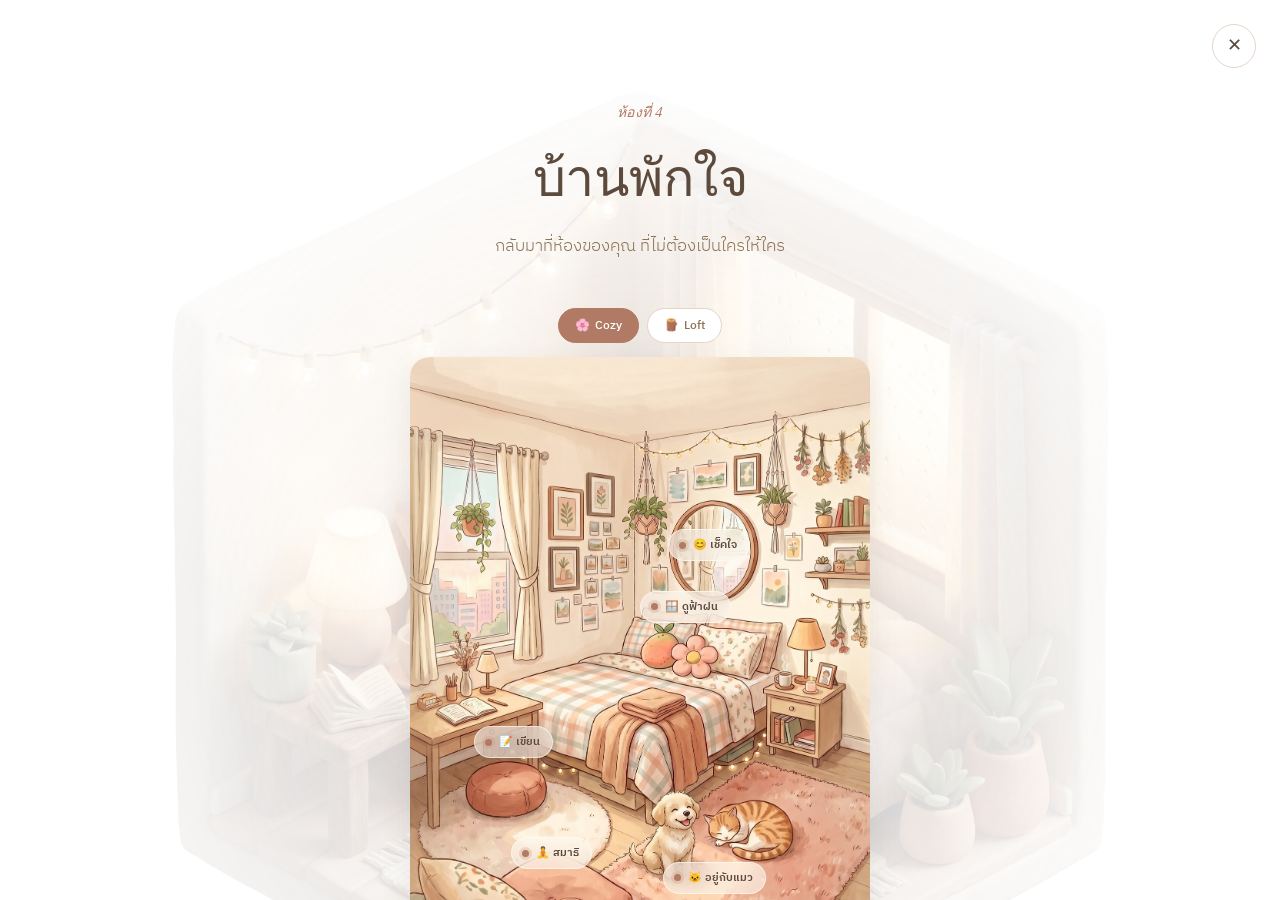
<file: alone.html>
<!DOCTYPE html>
<html lang="th">
<head>
<meta charset="UTF-8">
<meta name="viewport" content="width=device-width, initial-scale=1.0">
<title>ฮีลใจ 24/7 — Heal 24/7</title>

<link rel="preconnect" href="https://fonts.googleapis.com">
<link rel="preconnect" href="https://fonts.gstatic.com" crossorigin>
<link href="https://fonts.googleapis.com/css2?family=IBM+Plex+Sans+Thai:wght@300;400;500;600&family=IBM+Plex+Serif:ital,wght@0,300;0,400;0,500;1,400&display=swap" rel="stylesheet">

<!-- =========================================================
     CLOUDFLARE WEB ANALYTICS — Privacy-friendly, cookie-free
     SETUP:
     1) Go to https://www.cloudflare.com/web-analytics/ → sign up (free)
     2) Add your site (e.g. healjai247.netlify.app or your own domain)
     3) Copy the <script> snippet Cloudflare gives you
     4) REPLACE the placeholder line below with that snippet
        — it will look like:
        <script defer src='https://static.cloudflareinsights.com/beacon.min.js' data-cf-beacon='{"token":"YOUR_REAL_TOKEN"}'></script>
     ========================================================= -->
<!-- <script defer src='https://static.cloudflareinsights.com/beacon.min.js' data-cf-beacon='{"token":"PASTE_YOUR_TOKEN_HERE"}'></script> -->

<link rel="stylesheet" href="assets/css/styles.css">
</head>

<body data-lang="th" data-page="alone">
<div class="main visible" id="main">
  <header>
    <div class="brand">
      <span class="heart">♥</span>
      <span data-th>ฮีลใจ 24/7</span>
      <span data-en>Heal 24/7</span>
    </div>
    <div class="header-actions">
      <button class="music-toggle" id="musicToggle" aria-label="Music menu">
        <span class="music-icon-pulse">♪</span>
      </button>
      <!-- Music dropdown menu -->
      <div class="music-menu" id="musicMenu">
        <div class="music-menu-title">
          <span data-th>เลือกเพลง</span><span data-en>Choose track</span>
        </div>
        <button class="track-btn active" data-track="1" data-src="assets/audio/theme.mp3">
          <span class="track-dot"></span>
          <span>Land of Smiles</span>
          <span class="track-meta">main</span>
        </button>
        <button class="track-btn" data-track="2" data-src="assets/audio/morning-heart.mp3">
          <span class="track-dot"></span>
          <span>Morning Heart</span>
        </button>
        <button class="track-btn" data-track="3" data-src="assets/audio/rainy-window.mp3">
          <span class="track-dot"></span>
          <span>Rainy Window</span>
        </button>
        <button class="track-btn" data-track="4" data-src="assets/audio/temple-at-dusk.mp3">
          <span class="track-dot"></span>
          <span>Temple at Dusk</span>
        </button>
        <button class="track-btn pause-btn" id="pauseTrack">
          <span>⏸</span>
          <span data-th>หยุดเพลง</span><span data-en>Pause</span>
        </button>
      </div>
      <button class="lang-toggle" id="bookmarkOpen" aria-label="กล่องบันทึก">
        <span style="font-size:16px;line-height:1">🔖</span>
        <span class="bookmark-badge" id="bookmarkBadge" hidden>0</span>
      </button>
      <button class="lang-toggle" id="langToggle">
        <span data-th>EN</span><span data-en>TH</span>
      </button>
    </div>
  </header>

  <!-- Bookmark drawer (saved items list) -->
  <div class="bookmark-modal" id="bookmarkModal" hidden>
    <div class="bookmark-backdrop" data-close-bookmark onclick="window.__closeBookmarkModal && window.__closeBookmarkModal()"></div>
    <div class="bookmark-panel">
      <div class="bookmark-head">
        <h3 class="bookmark-title">
          🔖 <span data-th>กล่องของฉัน</span><span data-en>My collection</span>
        </h3>
        <button class="bookmark-close" data-close-bookmark aria-label="ปิด" type="button" onclick="window.__closeBookmarkModal && window.__closeBookmarkModal()">✕</button>
      </div>
      <p class="bookmark-sub">
        <span data-th>ทุกอย่างที่เธอบันทึกไว้ — เก็บในเครื่องนี้เท่านั้น ไม่ส่งไปไหน</span>
        <span data-en>Everything you saved — stored only on this device</span>
      </p>
      <ul class="bookmark-list" id="bookmarkList"></ul>
      <div class="bookmark-empty" id="bookmarkEmpty" hidden>
        <div class="bookmark-empty-icon">📭</div>
        <p>
          <span data-th>ยังไม่มีอะไรในกล่อง — ไปกดปุ่ม 🔖 ตามที่ต่างๆ ในเว็บ เพื่อเก็บคำดีๆ ไว้ที่นี่</span>
          <span data-en>Nothing here yet — hit 🔖 on cards across the site to save your favorites</span>
        </p>
      </div>
    </div>
  </div>



  <!-- Background music (single audio element, src changes with track switch) -->
  <audio id="bgMusic" src="assets/audio/theme.mp3" loop preload="auto"></audio>

  <footer>
    <span data-th>© 2026 ฮีลใจ 24/7 — สำหรับคนเมืองที่อยากมีที่ฮีลใจ</span>
    <span data-en>© 2026 Heal 24/7 — for everyone who needs a place to come back to</span>
    <br>
    <button class="footer-link" data-open-privacy>
      <span data-th>นโยบายความเป็นส่วนตัว (PDPA)</span><span data-en>Privacy Policy (PDPA)</span>
    </button>
  </footer>

  <!-- Privacy Policy modal -->
  <div class="privacy-modal" id="privacyModal">
    <div class="privacy-card">
      <button class="privacy-close" data-close-privacy aria-label="ปิด">✕</button>
      <h2 class="privacy-title">
        <span data-th>นโยบายความเป็นส่วนตัว</span><span data-en>Privacy Policy</span>
      </h2>
      <p class="privacy-updated">
        <span data-th>อัพเดทล่าสุด: 15 พฤษภาคม 2569</span><span data-en>Last updated: 15 May 2026</span>
      </p>

      <div class="privacy-body" data-th>
        <h3>1. เราเก็บข้อมูลอะไร</h3>
        <p>ฮีลใจ 24/7 เป็นเว็บไซต์ที่ออกแบบมาให้ <strong>ใช้งานได้แบบไม่ต้องล็อกอิน</strong> เราเก็บข้อมูลน้อยที่สุดเท่าที่จำเป็น:</p>
        <ul>
          <li><strong>ข้อมูลการเข้าชม (Analytics):</strong> จำนวน visitors · หน้าที่เข้า · ประเทศ · browser · device type — รวบรวมผ่าน Cloudflare Web Analytics โดยไม่ใช้ cookie ไม่ระบุตัวตน</li>
          <li><strong>ข้อมูลที่คุณกรอกใน Google Form:</strong> เมื่อคุณตอบแบบสำรวจ "คุณฮีลใจยังไง?" หรือ "ฝากคำพูดในพิพิธภัณฑ์" Google จะเก็บคำตอบของคุณ (อยู่ภายใต้ Google Privacy Policy)</li>
          <li><strong>การตั้งค่าในเครื่อง (localStorage):</strong> เช่น aesthetic ห้องที่เลือก (cozy/loft), ข้อความที่เขียนถึงตัวเอง — เก็บไว้ในเบราเซอร์คุณเท่านั้น เราเข้าไม่ถึง</li>
        </ul>

        <h3>2. เราไม่ทำอะไรกับข้อมูล</h3>
        <ul>
          <li>เราไม่ขายข้อมูลคุณให้ third party</li>
          <li>เราไม่ใช้ cookie tracking ข้ามเว็บ</li>
          <li>เราไม่เก็บ IP address หรือข้อมูลระบุตัวบุคคล</li>
          <li>ข้อความที่คุณเขียนถึงตัวเองอยู่ในเบราเซอร์คุณคนเดียว ไม่ส่งไปไหน</li>
        </ul>

        <h3>3. สิทธิ์ของคุณ (PDPA)</h3>
        <p>ภายใต้พระราชบัญญัติคุ้มครองข้อมูลส่วนบุคคล พ.ศ. 2562 (PDPA) คุณมีสิทธิ์:</p>
        <ul>
          <li>เข้าถึงข้อมูลที่เราเก็บเกี่ยวกับคุณ</li>
          <li>ขอให้ลบข้อมูลของคุณออก</li>
          <li>ถอนความยินยอม</li>
          <li>ร้องเรียนต่อสำนักงานคณะกรรมการคุ้มครองข้อมูลส่วนบุคคล</li>
        </ul>

        <h3>4. ข้อจำกัด</h3>
        <p>ฮีลใจ 24/7 เป็นพื้นที่ฮีลใจเบื้องต้น <strong>ไม่ใช่บริการจิตวิทยาวิชาชีพ</strong> ถ้าคุณอยู่ในวิกฤต โปรดติดต่อ <strong>1323</strong> (สายด่วนสุขภาพจิต 24 ชม.) หรือ <strong>1667</strong> (สะมาริตันส์)</p>

        <h3>5. ติดต่อเรา</h3>
        <p>ถ้ามีข้อสงสัยเรื่องข้อมูลส่วนบุคคล ส่งอีเมลถึง <strong>sandotnim.jako@gmail.com</strong></p>
      </div>

      <div class="privacy-body" data-en>
        <h3>1. What we collect</h3>
        <p>Heal 24/7 is designed to work <strong>without requiring login</strong>. We collect the bare minimum:</p>
        <ul>
          <li><strong>Visit analytics:</strong> visitor count, pages viewed, country, browser, device type — via Cloudflare Web Analytics, no cookies, anonymous.</li>
          <li><strong>Google Form submissions:</strong> when you fill out the "How do you heal?" survey or submit words for the museum wall, Google stores your responses (under Google's Privacy Policy).</li>
          <li><strong>Local browser storage:</strong> aesthetic preference (cozy/loft), your private journal entries — stored only in your browser. We cannot access these.</li>
        </ul>

        <h3>2. What we never do</h3>
        <ul>
          <li>We don't sell your data to third parties</li>
          <li>We don't use cross-site tracking cookies</li>
          <li>We don't store IP addresses or personal identifiers</li>
          <li>Your journal entries stay in your browser only — they never leave your device</li>
        </ul>

        <h3>3. Your rights (PDPA)</h3>
        <p>Under Thailand's Personal Data Protection Act (PDPA, 2019), you have the right to:</p>
        <ul>
          <li>Access data we hold about you</li>
          <li>Request data deletion</li>
          <li>Withdraw consent</li>
          <li>File a complaint with the Personal Data Protection Committee</li>
        </ul>

        <h3>4. Limitations</h3>
        <p>Heal 24/7 is a gentle everyday-healing space, <strong>not a professional psychology service</strong>. If you're in crisis, please contact <strong>1323</strong> (Mental Health Hotline, 24/7) or <strong>1667</strong> (Samaritans).</p>

        <h3>5. Contact</h3>
        <p>For privacy questions, email <strong>sandotnim.jako@gmail.com</strong></p>
      </div>
    </div>
  </div>
</div>

<div class="room-overlay active" id="room-alone">
  <a class="close-btn" href="index.html" aria-label="Back to map">✕</a>
  <div class="alone-room">
    <div class="alone-bg" id="aloneBg"></div>

    <div class="alone-content">
      <!-- Sub-room back button (visible only when a hotspot/tab is active) -->
      <button class="subroom-back" data-subroom-back>
        ← <span data-th>กลับห้องนอน</span><span data-en>Back to bedroom</span>
      </button>

      <span class="room-eyebrow"><span data-th>ห้องที่ 4</span><span data-en>Room 04</span></span>
      <h2 class="room-title"><span data-th>บ้านพักใจ</span><span data-en>Resting Home</span></h2>
      <p class="room-subtitle">
        <span data-th>กลับมาที่ห้องของคุณ ที่ไม่ต้องเป็นใครให้ใคร</span>
        <span data-en>Come back to your room. Where you don't owe anyone anything.</span>
      </p>

      <!-- Aesthetic toggle (Cozy / Loft) — persisted in localStorage -->
      <div class="aesthetic-toggle" role="group" aria-label="เลือกบรรยากาศห้อง">
        <button class="aest-btn active" data-aest="cozy">🌸 <span data-th>Cozy</span><span data-en>Cozy</span></button>
        <button class="aest-btn" data-aest="loft">🪵 <span data-th>Loft</span><span data-en>Loft</span></button>
      </div>

      <!-- Illustrated bedroom with clickable hotspots (5 zones) — positions in CSS per aesthetic -->
      <div class="room-stage" data-aest="cozy">
        <img id="bedroomImg" class="room-illustration" src="assets/images/bedroom-cozy.jpg" alt="ห้องนอน"/>
        <button class="hotspot" data-pane="bedroom">
          <span class="hotspot-dot"></span>
          <span class="hotspot-label" data-th>🪟 ดูฟ้าฝน</span><span class="hotspot-label" data-en>🪟 Watch the sky</span>
        </button>
        <button class="hotspot" data-pane="mood">
          <span class="hotspot-dot"></span>
          <span class="hotspot-label" data-th>😊 เช็คใจ</span><span class="hotspot-label" data-en>😊 Mood</span>
        </button>
        <button class="hotspot" data-pane="letter">
          <span class="hotspot-dot"></span>
          <span class="hotspot-label" data-th>📝 เขียน</span><span class="hotspot-label" data-en>📝 Letter</span>
        </button>
        <button class="hotspot" data-pane="cat">
          <span class="hotspot-dot"></span>
          <span class="hotspot-label" data-th>🐱 อยู่กับแมว</span><span class="hotspot-label" data-en>🐱 With cat</span>
        </button>
        <button class="hotspot" data-pane="meditate">
          <span class="hotspot-dot"></span>
          <span class="hotspot-label" data-th>🧘 สมาธิ</span><span class="hotspot-label" data-en>🧘 Meditate</span>
        </button>
        <button class="hotspot" data-pane="color">
          <span class="hotspot-dot"></span>
          <span class="hotspot-label" data-th>🎨 ระบายสี</span><span class="hotspot-label" data-en>🎨 Color</span>
        </button>
      </div>

      <!-- Tabs removed — hotspots on illustration are the only navigation.
           Hidden DOM markers below preserve pane-switching logic. -->
      <div class="alone-tabs" hidden aria-hidden="true">
        <button class="alone-tab active" data-pane="bedroom"></button>
        <button class="alone-tab" data-pane="cat"></button>
        <button class="alone-tab" data-pane="mood"></button>
        <button class="alone-tab" data-pane="letter"></button>
        <button class="alone-tab" data-pane="meditate"></button>
        <button class="alone-tab" data-pane="color"></button>
      </div>

      <!-- ===== Pane: Mood check ===== -->
      <div class="alone-pane" id="apane-mood">
        <h3 class="alone-h3"><span data-th>วันนี้ใจอยู่ตรงไหน?</span><span data-en>Where is your heart today?</span></h3>
        <div class="mood-grid" id="moodGrid">
          <button class="mood-btn" data-mood="1"><span class="m-emoji">😢</span><span data-th>หนัก</span><span data-en>Heavy</span></button>
          <button class="mood-btn" data-mood="2"><span class="m-emoji">😟</span><span data-th>อึน</span><span data-en>Stuck</span></button>
          <button class="mood-btn" data-mood="3"><span class="m-emoji">😐</span><span data-th>กลางๆ</span><span data-en>Meh</span></button>
          <button class="mood-btn" data-mood="4"><span class="m-emoji">🙂</span><span data-th>พอไหว</span><span data-en>Okay</span></button>
          <button class="mood-btn" data-mood="5"><span class="m-emoji">😊</span><span data-th>ดีนะ</span><span data-en>Good</span></button>
        </div>
        <div class="mood-response" id="moodResponse"></div>

        <!-- Optional note + save today's check-in -->
        <div class="mood-note-wrap" id="moodNoteWrap" hidden>
          <textarea id="moodNote" class="mood-note" maxlength="140" rows="2"
            data-th-placeholder="อยากเล่าอะไรให้ใจฟังไหม… (ไม่บังคับ)"
            data-en-placeholder="Anything you want to tell your heart? (optional)"></textarea>
          <button class="mood-save-btn" id="moodSave" type="button">
            <span data-th>บันทึกใจวันนี้</span><span data-en>Save today</span>
          </button>
          <div class="mood-saved-note" id="moodSavedNote" hidden>
            <span data-th>บันทึกแล้ว — พรุ่งนี้แวะมาเช็คใจกันใหม่นะ 💛</span>
            <span data-en>Saved — come back tomorrow to check in again 💛</span>
          </div>
        </div>

        <!-- Mood trend over time -->
        <div class="mood-trend" id="moodTrend" hidden>
          <div class="mood-trend-head">
            <span class="mood-trend-title"><span data-th>แนวโน้มใจของเธอ</span><span data-en>Your heart's trend</span></span>
            <div class="mood-range" role="group" aria-label="ช่วงเวลา">
              <button class="mood-range-btn active" data-range="7" type="button"><span data-th>7 วัน</span><span data-en>7d</span></button>
              <button class="mood-range-btn" data-range="30" type="button"><span data-th>30 วัน</span><span data-en>30d</span></button>
            </div>
          </div>
          <div class="mood-chart" id="moodChart"></div>
          <p class="mood-summary" id="moodSummary"></p>
        </div>
      </div>

      <!-- ===== Pane: Letter ===== -->
      <div class="alone-pane" id="apane-letter">
        <h3 class="alone-h3"><span data-th>เขียนถึงใจตัวเอง</span><span data-en>A letter to your own heart</span></h3>

        <!-- Daily writing streak + milestone medals -->
        <div class="streak-badge" id="streakBadge" hidden>
          <span class="streak-flame">🌱</span>
          <span class="streak-text"></span>
        </div>
        <div class="streak-philosophy">
          <span data-th>การฮีลที่ดีไม่ใช่ "ทุกข์ใจแล้วค่อยมาฮีล" — แต่คือการฮีลให้เป็นนิสัยทุกวัน · เขียนสั้นๆ แค่ 1 ประโยคก็พอ</span>
          <span data-en>Real healing isn't waiting until you're hurt — it's a gentle daily habit. Even one sentence is enough.</span>
        </div>
        <div class="medal-row" id="medalRow"></div>

        <div class="letter-mode-row">
          <button class="letter-mode-btn active" data-letter-mode="now">
            <span data-th>ปลอบตัวเองตอนนี้</span><span data-en>Comfort yourself now</span>
          </button>
          <button class="letter-mode-btn" data-letter-mode="future">
            <span data-th>ถึงตัวเองในอนาคต</span><span data-en>To your future self</span>
          </button>
          <button class="letter-mode-btn" data-letter-mode="gratitude">
            🙏 <span data-th>ขอบคุณวันนี้</span><span data-en>Gratitude</span>
          </button>
        </div>
        <textarea id="letterText" maxlength="800"
          data-th-placeholder="ใจของคุณอยากบอกอะไรกับตัวเอง..."
          data-en-placeholder="What does your heart want to say to itself..."></textarea>
        <div class="letter-actions">
          <button class="nav-btn next" id="letterSave" disabled>
            🌱 <span data-th>เก็บในกล่องของฉัน</span><span data-en>Keep in my box</span>
          </button>
        </div>
        <div class="letter-success" id="letterSuccess">
          ✨ <span data-th>เก็บไว้แล้ว — กลับมาอ่านได้เสมอ</span><span data-en>Saved — come back any time</span>
        </div>

        <!-- Past entries — stored locally with date stamp -->
        <div class="letter-history" id="letterHistory" hidden>
          <button class="letter-history-toggle" id="letterHistoryToggle" type="button">
            📖 <span data-th>อ่านที่เคยเขียน</span><span data-en>Read past entries</span> (<span id="letterCount">0</span>)
          </button>
          <ul class="letter-history-list" id="letterHistoryList" hidden></ul>
        </div>

        <!-- Past entries hint — shown when user has saved at least once -->
        <div class="streak-history" id="streakHistory" hidden>
          <p class="streak-history-line">
            <span data-th>📖 คุณเขียนถึงตัวเองมาแล้ว <strong id="streakTotal">0</strong> ครั้ง</span>
            <span data-en>📖 You've written to yourself <strong id="streakTotalEn">0</strong> times</span>
          </p>
        </div>
      </div>

      <!-- ===== Pane: Meditate (moved from travel) ===== -->
      <div class="alone-pane" id="apane-meditate">
        <h3 class="alone-h3"><span data-th>นั่งสมาธิ ฝึกหายใจ</span><span data-en>Sit and breathe</span></h3>

        <div class="sit-card" id="sitSetup">
          <div style="font-family:'IBM Plex Serif',serif;font-size:17px;color:var(--ink);margin-bottom:8px">
            <span data-th>นั่งกี่นาทีดี?</span><span data-en>How long?</span>
          </div>
          <div class="sit-duration">
            <button class="duration-btn active" data-min="1">1 min</button>
            <button class="duration-btn" data-min="3">3 min</button>
            <button class="duration-btn" data-min="5">5 min</button>
            <button class="duration-btn" data-min="10">10 min</button>
          </div>

          <div style="font-family:'IBM Plex Serif',serif;font-size:17px;color:var(--ink);margin-top:18px;margin-bottom:6px">
            <span data-th>หายใจแบบไหน?</span><span data-en>Breathing pattern</span>
          </div>
          <div class="pattern-grid">
            <button class="pattern-btn active" data-pattern="natural">
              <div class="pat-name">🌬 <span data-th>หายใจปกติ</span><span data-en>Natural</span></div>
              <div class="pat-desc"><span data-th>เข้า 4 · ออก 4</span><span data-en>In 4 · out 4</span></div>
            </button>
            <button class="pattern-btn" data-pattern="b478">
              <div class="pat-name">🧘 4-7-8</div>
              <div class="pat-desc"><span data-th>ผ่อนคลาย · ก่อนนอน</span><span data-en>Relax · sleep</span></div>
            </button>
            <button class="pattern-btn" data-pattern="box">
              <div class="pat-name">🟦 <span data-th>กล่อง 4-4-4-4</span><span data-en>Box 4-4-4-4</span></div>
              <div class="pat-desc"><span data-th>โฟกัส · มีสมาธิ</span><span data-en>Focus · calm</span></div>
            </button>
            <button class="pattern-btn" data-pattern="coherent">
              <div class="pat-name">💗 5-5</div>
              <div class="pat-desc"><span data-th>สงบใจ · บาลานซ์</span><span data-en>Heart-coherence</span></div>
            </button>
          </div>
          <button class="nav-btn next" id="sitStart" style="margin-top:18px">
            🌿 <span data-th>เริ่มนั่ง</span><span data-en>Start sitting</span>
          </button>
        </div>

        <div class="sit-dim" id="sitDim" aria-hidden="true"></div>
        <div class="breathing-stage" id="sitStage">
          <div class="breath-circle" id="breathCircle">
            <span data-th>หายใจ...</span><span data-en>Breathe...</span>
          </div>
          <div class="breath-label" id="breathLabel">
            <span data-th>เข้า — ออก</span><span data-en>In — out</span>
          </div>
          <div class="timer-display" id="timerDisplay">01:00</div>
          <div style="margin-top:24px">
            <button class="nav-btn map" id="sitStop">
              <span data-th>หยุดก่อน</span><span data-en>Stop early</span>
            </button>
          </div>
        </div>

        <div class="sit-card" id="sitDone" style="display:none">
          <div style="font-size:48px;margin-bottom:12px">🌸</div>
          <div style="font-family:'IBM Plex Serif',serif;font-size:20px;color:var(--ink);margin-bottom:8px">
            <span data-th>ขอบคุณที่ให้เวลาตัวเอง</span>
            <span data-en>Thank yourself for the time</span>
          </div>
          <button class="nav-btn next" id="sitAgain">
            <span data-th>นั่งอีกครั้ง</span><span data-en>Sit again</span>
          </button>
        </div>
      </div>

      <!-- ===== Pane: Bedroom — rain + music ===== -->
      <div class="alone-pane active" id="apane-bedroom">
        <div class="bedroom-stage">
          <div class="rain-overlay" id="rainOverlay" aria-hidden="true">
            <div class="rain-drop"></div><div class="rain-drop"></div><div class="rain-drop"></div>
            <div class="rain-drop"></div><div class="rain-drop"></div><div class="rain-drop"></div>
            <div class="rain-drop"></div><div class="rain-drop"></div><div class="rain-drop"></div>
            <div class="rain-drop"></div><div class="rain-drop"></div><div class="rain-drop"></div>
            <div class="rain-drop"></div><div class="rain-drop"></div><div class="rain-drop"></div>
          </div>
          <div class="lights-overlay" aria-hidden="true"></div>
          <div class="bedroom-message">
            <span data-th>เข้านอนสักครู่ — ฟังฝน ฟังเพลง</span>
            <span data-en>Lie down for a moment — rain and music</span>
          </div>
          <div class="desk-cat" id="deskCat" title="น้องแมวเดินเล่น">🐈</div>
          <button class="light-switch" id="lightSwitch" type="button" aria-label="เปิด/ปิดไฟ">💡</button>
        </div>

        <div class="bedroom-controls">
          <div class="ctrl-row" style="flex-direction:column; align-items:flex-start; gap:10px">
            <span class="ctrl-label"><span data-th>เสียงบรรยากาศ</span><span data-en>Ambient sound</span></span>
            <div class="ambient-picker" id="ambientPicker">
              <button class="ambient-pill active" data-ambient="off">
                <span data-th>ปิด</span><span data-en>Off</span>
              </button>
              <button class="ambient-pill" data-ambient="rain" data-src="assets/audio/rain.mp3">
                🌧 <span data-th>ฝน</span><span data-en>Rain</span>
              </button>
              <button class="ambient-pill" data-ambient="ocean" data-src="assets/audio/ocean.mp3">
                🌊 <span data-th>ทะเล</span><span data-en>Ocean</span>
              </button>
              <button class="ambient-pill" data-ambient="forest" data-src="assets/audio/forest.mp3">
                🌳 <span data-th>ป่า</span><span data-en>Forest</span>
              </button>
              <button class="ambient-pill" data-ambient="waterfall" data-src="assets/audio/waterfall.mp3">
                💧 <span data-th>น้ำตก</span><span data-en>Waterfall</span>
              </button>
              <button class="ambient-pill" data-ambient="underwater" data-src="assets/audio/underwater.mp3">
                🐚 <span data-th>ใต้น้ำ</span><span data-en>Underwater</span>
              </button>
              <button class="ambient-pill" data-ambient="garden" data-src="assets/audio/garden.mp3">
                🌿 <span data-th>สวน</span><span data-en>Garden</span>
              </button>
              <button class="ambient-pill" data-ambient="birds" data-src="assets/audio/birds.mp3">
                🐦 <span data-th>นก</span><span data-en>Birds</span>
              </button>
              <button class="ambient-pill" data-ambient="deepsleep" data-src="assets/audio/deep-sleep.mp3">
                🌙 <span data-th>หลับลึก</span><span data-en>Deep sleep</span>
              </button>
            </div>
          </div>
          <audio id="rainAudio" src="assets/audio/rain.mp3" loop preload="none"></audio>

          <div class="ctrl-row" style="margin-top:18px">
            <span class="ctrl-label"><span data-th>เพลย์ลิสต์</span><span data-en>Tracks</span></span>
          </div>
          <div class="bedroom-tracks" id="bedroomTracks">
            <button class="bedroom-track active" data-bd-src="assets/audio/theme.mp3">Land of Smiles</button>
            <button class="bedroom-track" data-bd-src="assets/audio/morning-heart.mp3">Morning Heart</button>
            <button class="bedroom-track" data-bd-src="assets/audio/rainy-window.mp3">Rainy Window</button>
            <button class="bedroom-track" data-bd-src="assets/audio/temple-at-dusk.mp3">Temple at Dusk</button>
          </div>
        </div>
      </div>

      <!-- ===== Pane: Coloring — click-to-fill mandala (paint therapy) ===== -->
      <div class="alone-pane" id="apane-color">
        <h3 class="alone-h3"><span data-th>ระบายสีดอกไม้</span><span data-en>Color a flower</span></h3>
        <p class="alone-sub">
          <span data-th>เลือกสีที่ใจชอบ แล้วแตะที่กลีบดอก — ไม่มีถูกผิด ไม่มีหมดเวลา</span>
          <span data-en>Pick a color, tap a petal — no right or wrong, no clock</span>
        </p>

        <!-- Difficulty levels -->
        <div class="color-levels">
          <button class="color-level-btn" data-level="easy">
            🌷 <span data-th>ง่าย</span><span data-en>Easy</span>
          </button>
          <button class="color-level-btn active" data-level="medium">
            🌸 <span data-th>กลาง</span><span data-en>Medium</span>
          </button>
          <button class="color-level-btn" data-level="hard">
            ❀ <span data-th>ยาก</span><span data-en>Hard</span>
          </button>
        </div>

        <div class="color-stage">
          <svg class="color-canvas" id="colorCanvas" viewBox="0 0 400 400" xmlns="http://www.w3.org/2000/svg" aria-label="ดอกไม้ระบายสี">
            <!-- Background circle -->
            <circle class="cz" cx="200" cy="200" r="195" fill="#ffffff" stroke="#c19a6c" stroke-width="2"/>
            <!-- Outer ring petals (8) -->
            <g class="petal-ring outer">
              <path class="cz" d="M200 30 C 230 60, 230 110, 200 130 C 170 110, 170 60, 200 30 Z" fill="#ffffff" stroke="#8b6f47" stroke-width="1.5"/>
              <path class="cz" d="M200 30 C 230 60, 230 110, 200 130 C 170 110, 170 60, 200 30 Z" fill="#ffffff" stroke="#8b6f47" stroke-width="1.5" transform="rotate(45 200 200)"/>
              <path class="cz" d="M200 30 C 230 60, 230 110, 200 130 C 170 110, 170 60, 200 30 Z" fill="#ffffff" stroke="#8b6f47" stroke-width="1.5" transform="rotate(90 200 200)"/>
              <path class="cz" d="M200 30 C 230 60, 230 110, 200 130 C 170 110, 170 60, 200 30 Z" fill="#ffffff" stroke="#8b6f47" stroke-width="1.5" transform="rotate(135 200 200)"/>
              <path class="cz" d="M200 30 C 230 60, 230 110, 200 130 C 170 110, 170 60, 200 30 Z" fill="#ffffff" stroke="#8b6f47" stroke-width="1.5" transform="rotate(180 200 200)"/>
              <path class="cz" d="M200 30 C 230 60, 230 110, 200 130 C 170 110, 170 60, 200 30 Z" fill="#ffffff" stroke="#8b6f47" stroke-width="1.5" transform="rotate(225 200 200)"/>
              <path class="cz" d="M200 30 C 230 60, 230 110, 200 130 C 170 110, 170 60, 200 30 Z" fill="#ffffff" stroke="#8b6f47" stroke-width="1.5" transform="rotate(270 200 200)"/>
              <path class="cz" d="M200 30 C 230 60, 230 110, 200 130 C 170 110, 170 60, 200 30 Z" fill="#ffffff" stroke="#8b6f47" stroke-width="1.5" transform="rotate(315 200 200)"/>
            </g>
            <!-- Inner ring petals (8, smaller, offset) -->
            <g class="petal-ring inner">
              <path class="cz" d="M200 130 C 220 150, 220 180, 200 195 C 180 180, 180 150, 200 130 Z" fill="#ffffff" stroke="#8b6f47" stroke-width="1.5" transform="rotate(22.5 200 200)"/>
              <path class="cz" d="M200 130 C 220 150, 220 180, 200 195 C 180 180, 180 150, 200 130 Z" fill="#ffffff" stroke="#8b6f47" stroke-width="1.5" transform="rotate(67.5 200 200)"/>
              <path class="cz" d="M200 130 C 220 150, 220 180, 200 195 C 180 180, 180 150, 200 130 Z" fill="#ffffff" stroke="#8b6f47" stroke-width="1.5" transform="rotate(112.5 200 200)"/>
              <path class="cz" d="M200 130 C 220 150, 220 180, 200 195 C 180 180, 180 150, 200 130 Z" fill="#ffffff" stroke="#8b6f47" stroke-width="1.5" transform="rotate(157.5 200 200)"/>
              <path class="cz" d="M200 130 C 220 150, 220 180, 200 195 C 180 180, 180 150, 200 130 Z" fill="#ffffff" stroke="#8b6f47" stroke-width="1.5" transform="rotate(202.5 200 200)"/>
              <path class="cz" d="M200 130 C 220 150, 220 180, 200 195 C 180 180, 180 150, 200 130 Z" fill="#ffffff" stroke="#8b6f47" stroke-width="1.5" transform="rotate(247.5 200 200)"/>
              <path class="cz" d="M200 130 C 220 150, 220 180, 200 195 C 180 180, 180 150, 200 130 Z" fill="#ffffff" stroke="#8b6f47" stroke-width="1.5" transform="rotate(292.5 200 200)"/>
              <path class="cz" d="M200 130 C 220 150, 220 180, 200 195 C 180 180, 180 150, 200 130 Z" fill="#ffffff" stroke="#8b6f47" stroke-width="1.5" transform="rotate(337.5 200 200)"/>
            </g>
            <!-- Center ring -->
            <circle class="cz" cx="200" cy="200" r="42" fill="#ffffff" stroke="#8b6f47" stroke-width="1.5"/>
            <!-- Center dot -->
            <circle class="cz" cx="200" cy="200" r="18" fill="#ffffff" stroke="#8b6f47" stroke-width="1.5"/>
          </svg>

          <!-- Color palette — pastel earth-tones -->
          <div class="color-palette" id="colorPalette">
            <button class="color-swatch active" data-color="#f4b6a6" style="background:#f4b6a6" aria-label="peach"></button>
            <button class="color-swatch" data-color="#e8a87c" style="background:#e8a87c" aria-label="coral"></button>
            <button class="color-swatch" data-color="#c1a07a" style="background:#c1a07a" aria-label="caramel"></button>
            <button class="color-swatch" data-color="#a8c4a2" style="background:#a8c4a2" aria-label="sage"></button>
            <button class="color-swatch" data-color="#cce0bc" style="background:#cce0bc" aria-label="mint"></button>
            <button class="color-swatch" data-color="#a8c4d8" style="background:#a8c4d8" aria-label="blue"></button>
            <button class="color-swatch" data-color="#d8b4d8" style="background:#d8b4d8" aria-label="lavender"></button>
            <button class="color-swatch" data-color="#f4d6a6" style="background:#f4d6a6" aria-label="butter"></button>
            <button class="color-swatch eraser" data-color="#ffffff" aria-label="ลบ">✕</button>
          </div>

          <div class="color-actions">
            <button class="nav-btn" id="colorReset">↻ <span data-th>ล้างทั้งหมด</span><span data-en>Clear all</span></button>
            <button class="nav-btn next" id="colorSave">💾 <span data-th>เก็บภาพ</span><span data-en>Save image</span></button>
            <button class="card-action-btn share-btn" data-share-type="coloring" type="button">
              📤 <span data-th>แชร์</span><span data-en>Share</span>
            </button>
            <button class="card-action-btn bookmark-btn" data-bookmark-type="coloring" type="button">
              🔖 <span data-th>บันทึก</span><span data-en>Save</span>
            </button>
          </div>
        </div>
      </div>

      <!-- ===== Pane: Cat — orange/white companion ===== -->
      <div class="alone-pane" id="apane-cat">
        <h3 class="alone-h3"><span data-th>อยู่กับแมวสักครู่</span><span data-en>Spend a moment with a cat</span></h3>
        <p class="alone-sub">
          <span data-th>เลือกสิ่งที่อยากทำ — บางครั้งใจเราต้องการแค่เพื่อนเงียบๆ</span>
          <span data-en>Pick something to do — sometimes the heart just needs quiet company</span>
        </p>

        <!-- Cat hunger status (timer-based, stored locally) -->
        <div class="cat-hunger" id="catHunger" hidden>
          <span class="cat-hunger-icon" id="catHungerIcon">🍚</span>
          <span class="cat-hunger-text" id="catHungerText"></span>
        </div>

        <div class="cat-stage">
          <img class="cat-img" id="catImg" src="assets/images/cat-sit.jpg" alt="แมวส้มขาว"/>
          <div class="cat-message" id="catMessage">
            <span data-th>เพื่อนตัวน้อยรอเธออยู่ — ลองลูบหัว ลูบหลัง หรือจิ้มพุงดูสิ</span>
            <span data-en>Your little companion is here — try petting head, back, or belly</span>
          </div>
        </div>

        <div class="cat-actions">
          <button class="cat-action" data-cat-action="pet">🤍 <span data-th>ลูบหัว</span><span data-en>Pet</span></button>
          <button class="cat-action" data-cat-action="feed">🍽 <span data-th>ให้กิน</span><span data-en>Feed</span></button>
          <button class="cat-action" data-cat-action="play">🧶 <span data-th>เล่นไหมพรม</span><span data-en>Play</span></button>
          <button class="cat-action" data-cat-action="watch">😴 <span data-th>ดูมันนอน</span><span data-en>Watch sleep</span></button>
        </div>
      </div>

      <nav class="room-nav room-nav-simple">
        <a class="nav-btn map" href="index.html">← <span data-th>กลับแผนที่</span><span data-en>Back to map</span></a>
      </nav>
    </div>
  </div>
</div>

<!-- ============ ROOM 5: ชุมชนฮีลใจ — Community ============ -->


<script defer src="assets/js/common.js"></script>
<script defer src="assets/js/alone.js"></script>
<script defer src="assets/js/nav.js"></script>
</body>
</html>
</file>
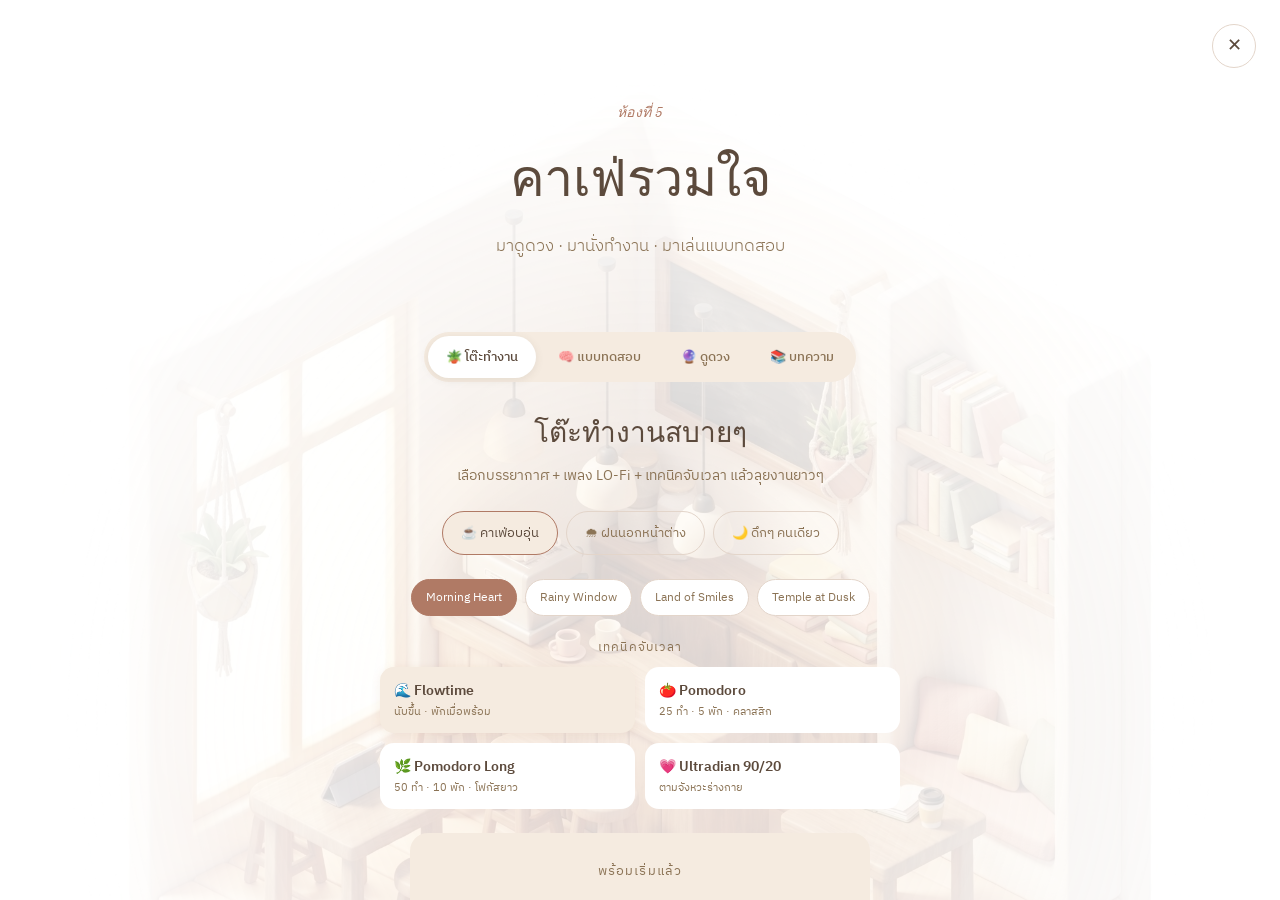
<file: community.html>
<!DOCTYPE html>
<html lang="th">
<head>
<meta charset="UTF-8">
<meta name="viewport" content="width=device-width, initial-scale=1.0">
<title>ฮีลใจ 24/7 — Heal 24/7</title>

<link rel="preconnect" href="https://fonts.googleapis.com">
<link rel="preconnect" href="https://fonts.gstatic.com" crossorigin>
<link href="https://fonts.googleapis.com/css2?family=IBM+Plex+Sans+Thai:wght@300;400;500;600&family=IBM+Plex+Serif:ital,wght@0,300;0,400;0,500;1,400&display=swap" rel="stylesheet">

<!-- =========================================================
     CLOUDFLARE WEB ANALYTICS — Privacy-friendly, cookie-free
     SETUP:
     1) Go to https://www.cloudflare.com/web-analytics/ → sign up (free)
     2) Add your site (e.g. healjai247.netlify.app or your own domain)
     3) Copy the <script> snippet Cloudflare gives you
     4) REPLACE the placeholder line below with that snippet
        — it will look like:
        <script defer src='https://static.cloudflareinsights.com/beacon.min.js' data-cf-beacon='{"token":"YOUR_REAL_TOKEN"}'></script>
     ========================================================= -->
<!-- <script defer src='https://static.cloudflareinsights.com/beacon.min.js' data-cf-beacon='{"token":"PASTE_YOUR_TOKEN_HERE"}'></script> -->

<link rel="stylesheet" href="assets/css/styles.css">
</head>

<body data-lang="th" data-page="community">
<div class="main visible" id="main">
  <header>
    <div class="brand">
      <span class="heart">♥</span>
      <span data-th>ฮีลใจ 24/7</span>
      <span data-en>Heal 24/7</span>
    </div>
    <div class="header-actions">
      <button class="music-toggle" id="musicToggle" aria-label="Music menu">
        <span class="music-icon-pulse">♪</span>
      </button>
      <!-- Music dropdown menu -->
      <div class="music-menu" id="musicMenu">
        <div class="music-menu-title">
          <span data-th>เลือกเพลง</span><span data-en>Choose track</span>
        </div>
        <button class="track-btn active" data-track="1" data-src="assets/audio/theme.mp3">
          <span class="track-dot"></span>
          <span>Land of Smiles</span>
          <span class="track-meta">main</span>
        </button>
        <button class="track-btn" data-track="2" data-src="assets/audio/morning-heart.mp3">
          <span class="track-dot"></span>
          <span>Morning Heart</span>
        </button>
        <button class="track-btn" data-track="3" data-src="assets/audio/rainy-window.mp3">
          <span class="track-dot"></span>
          <span>Rainy Window</span>
        </button>
        <button class="track-btn" data-track="4" data-src="assets/audio/temple-at-dusk.mp3">
          <span class="track-dot"></span>
          <span>Temple at Dusk</span>
        </button>
        <button class="track-btn pause-btn" id="pauseTrack">
          <span>⏸</span>
          <span data-th>หยุดเพลง</span><span data-en>Pause</span>
        </button>
      </div>
      <button class="lang-toggle" id="bookmarkOpen" aria-label="กล่องบันทึก">
        <span style="font-size:16px;line-height:1">🔖</span>
        <span class="bookmark-badge" id="bookmarkBadge" hidden>0</span>
      </button>
      <button class="lang-toggle" id="langToggle">
        <span data-th>EN</span><span data-en>TH</span>
      </button>
    </div>
  </header>

  <!-- Bookmark drawer (saved items list) -->
  <div class="bookmark-modal" id="bookmarkModal" hidden>
    <div class="bookmark-backdrop" data-close-bookmark onclick="window.__closeBookmarkModal && window.__closeBookmarkModal()"></div>
    <div class="bookmark-panel">
      <div class="bookmark-head">
        <h3 class="bookmark-title">
          🔖 <span data-th>กล่องของฉัน</span><span data-en>My collection</span>
        </h3>
        <button class="bookmark-close" data-close-bookmark aria-label="ปิด" type="button" onclick="window.__closeBookmarkModal && window.__closeBookmarkModal()">✕</button>
      </div>
      <p class="bookmark-sub">
        <span data-th>ทุกอย่างที่เธอบันทึกไว้ — เก็บในเครื่องนี้เท่านั้น ไม่ส่งไปไหน</span>
        <span data-en>Everything you saved — stored only on this device</span>
      </p>
      <ul class="bookmark-list" id="bookmarkList"></ul>
      <div class="bookmark-empty" id="bookmarkEmpty" hidden>
        <div class="bookmark-empty-icon">📭</div>
        <p>
          <span data-th>ยังไม่มีอะไรในกล่อง — ไปกดปุ่ม 🔖 ตามที่ต่างๆ ในเว็บ เพื่อเก็บคำดีๆ ไว้ที่นี่</span>
          <span data-en>Nothing here yet — hit 🔖 on cards across the site to save your favorites</span>
        </p>
      </div>
    </div>
  </div>



  <!-- Background music (single audio element, src changes with track switch) -->
  <audio id="bgMusic" src="assets/audio/theme.mp3" loop preload="auto"></audio>

  <footer>
    <span data-th>© 2026 ฮีลใจ 24/7 — สำหรับคนเมืองที่อยากมีที่ฮีลใจ</span>
    <span data-en>© 2026 Heal 24/7 — for everyone who needs a place to come back to</span>
    <br>
    <button class="footer-link" data-open-privacy>
      <span data-th>นโยบายความเป็นส่วนตัว (PDPA)</span><span data-en>Privacy Policy (PDPA)</span>
    </button>
  </footer>

  <!-- Privacy Policy modal -->
  <div class="privacy-modal" id="privacyModal">
    <div class="privacy-card">
      <button class="privacy-close" data-close-privacy aria-label="ปิด">✕</button>
      <h2 class="privacy-title">
        <span data-th>นโยบายความเป็นส่วนตัว</span><span data-en>Privacy Policy</span>
      </h2>
      <p class="privacy-updated">
        <span data-th>อัพเดทล่าสุด: 15 พฤษภาคม 2569</span><span data-en>Last updated: 15 May 2026</span>
      </p>

      <div class="privacy-body" data-th>
        <h3>1. เราเก็บข้อมูลอะไร</h3>
        <p>ฮีลใจ 24/7 เป็นเว็บไซต์ที่ออกแบบมาให้ <strong>ใช้งานได้แบบไม่ต้องล็อกอิน</strong> เราเก็บข้อมูลน้อยที่สุดเท่าที่จำเป็น:</p>
        <ul>
          <li><strong>ข้อมูลการเข้าชม (Analytics):</strong> จำนวน visitors · หน้าที่เข้า · ประเทศ · browser · device type — รวบรวมผ่าน Cloudflare Web Analytics โดยไม่ใช้ cookie ไม่ระบุตัวตน</li>
          <li><strong>ข้อมูลที่คุณกรอกใน Google Form:</strong> เมื่อคุณตอบแบบสำรวจ "คุณฮีลใจยังไง?" หรือ "ฝากคำพูดในพิพิธภัณฑ์" Google จะเก็บคำตอบของคุณ (อยู่ภายใต้ Google Privacy Policy)</li>
          <li><strong>การตั้งค่าในเครื่อง (localStorage):</strong> เช่น aesthetic ห้องที่เลือก (cozy/loft), ข้อความที่เขียนถึงตัวเอง — เก็บไว้ในเบราเซอร์คุณเท่านั้น เราเข้าไม่ถึง</li>
        </ul>

        <h3>2. เราไม่ทำอะไรกับข้อมูล</h3>
        <ul>
          <li>เราไม่ขายข้อมูลคุณให้ third party</li>
          <li>เราไม่ใช้ cookie tracking ข้ามเว็บ</li>
          <li>เราไม่เก็บ IP address หรือข้อมูลระบุตัวบุคคล</li>
          <li>ข้อความที่คุณเขียนถึงตัวเองอยู่ในเบราเซอร์คุณคนเดียว ไม่ส่งไปไหน</li>
        </ul>

        <h3>3. สิทธิ์ของคุณ (PDPA)</h3>
        <p>ภายใต้พระราชบัญญัติคุ้มครองข้อมูลส่วนบุคคล พ.ศ. 2562 (PDPA) คุณมีสิทธิ์:</p>
        <ul>
          <li>เข้าถึงข้อมูลที่เราเก็บเกี่ยวกับคุณ</li>
          <li>ขอให้ลบข้อมูลของคุณออก</li>
          <li>ถอนความยินยอม</li>
          <li>ร้องเรียนต่อสำนักงานคณะกรรมการคุ้มครองข้อมูลส่วนบุคคล</li>
        </ul>

        <h3>4. ข้อจำกัด</h3>
        <p>ฮีลใจ 24/7 เป็นพื้นที่ฮีลใจเบื้องต้น <strong>ไม่ใช่บริการจิตวิทยาวิชาชีพ</strong> ถ้าคุณอยู่ในวิกฤต โปรดติดต่อ <strong>1323</strong> (สายด่วนสุขภาพจิต 24 ชม.) หรือ <strong>1667</strong> (สะมาริตันส์)</p>

        <h3>5. ติดต่อเรา</h3>
        <p>ถ้ามีข้อสงสัยเรื่องข้อมูลส่วนบุคคล ส่งอีเมลถึง <strong>sandotnim.jako@gmail.com</strong></p>
      </div>

      <div class="privacy-body" data-en>
        <h3>1. What we collect</h3>
        <p>Heal 24/7 is designed to work <strong>without requiring login</strong>. We collect the bare minimum:</p>
        <ul>
          <li><strong>Visit analytics:</strong> visitor count, pages viewed, country, browser, device type — via Cloudflare Web Analytics, no cookies, anonymous.</li>
          <li><strong>Google Form submissions:</strong> when you fill out the "How do you heal?" survey or submit words for the museum wall, Google stores your responses (under Google's Privacy Policy).</li>
          <li><strong>Local browser storage:</strong> aesthetic preference (cozy/loft), your private journal entries — stored only in your browser. We cannot access these.</li>
        </ul>

        <h3>2. What we never do</h3>
        <ul>
          <li>We don't sell your data to third parties</li>
          <li>We don't use cross-site tracking cookies</li>
          <li>We don't store IP addresses or personal identifiers</li>
          <li>Your journal entries stay in your browser only — they never leave your device</li>
        </ul>

        <h3>3. Your rights (PDPA)</h3>
        <p>Under Thailand's Personal Data Protection Act (PDPA, 2019), you have the right to:</p>
        <ul>
          <li>Access data we hold about you</li>
          <li>Request data deletion</li>
          <li>Withdraw consent</li>
          <li>File a complaint with the Personal Data Protection Committee</li>
        </ul>

        <h3>4. Limitations</h3>
        <p>Heal 24/7 is a gentle everyday-healing space, <strong>not a professional psychology service</strong>. If you're in crisis, please contact <strong>1323</strong> (Mental Health Hotline, 24/7) or <strong>1667</strong> (Samaritans).</p>

        <h3>5. Contact</h3>
        <p>For privacy questions, email <strong>sandotnim.jako@gmail.com</strong></p>
      </div>
    </div>
  </div>
</div>

<div class="room-overlay active" id="room-community">
  <a class="close-btn" href="index.html" aria-label="Back to map">✕</a>
  <div class="community-room">
    <div class="community-bg" id="communityBg"></div>

    <div class="community-content">
      <span class="room-eyebrow"><span data-th>ห้องที่ 5</span><span data-en>Room 05</span></span>
      <h2 class="room-title"><span data-th>คาเฟ่รวมใจ</span><span data-en>Heart Café</span></h2>
      <p class="room-subtitle">
        <span data-th>มาดูดวง · มานั่งทำงาน · มาเล่นแบบทดสอบ</span>
        <span data-en>Read a fortune · co-work · take a quiz</span>
      </p>

      <!-- Disclaimer: this is NOT a therapy space (ตัด notice 1323 ในคาเฟ่ — มติประชุม 10/06, หน้าแรกยังมี) -->
      <div class="community-disclaimer" style="display:none !important">
        <span class="community-disclaimer-icon">💭</span>
        <p>
          <span data-th>ที่นี่เป็นพื้นที่คุยกันแบบเพื่อน — ไม่ใช่ห้องบำบัด ไม่ใช่ที่ปรึกษามืออาชีพ ทุกคนที่นี่ก็มีวันที่ใจหนัก ไม่ต้องเข้มแข็ง ไม่ต้องเปรียบเทียบ · ถ้าใจหนักมากจริงๆ แนะนำให้โทร <strong>1323</strong> (สายด่วนสุขภาพจิต 24 ชม.)</span>
          <span data-en>This is a friend-like conversation space — not therapy, not professional advice. Everyone here has heavy days. You don't have to be strong or compare yourself. · If you're really struggling, please call <strong>1323</strong> (Mental Health Hotline, 24/7).</span>
        </p>
      </div>

      <div class="alone-tabs">
        <button class="alone-tab active" data-cpane="lofi">🪴 <span data-th>โต๊ะทำงาน</span><span data-en>Work desk</span></button>
        <button class="alone-tab" data-cpane="quiz">🧠 <span data-th>แบบทดสอบ</span><span data-en>Quiz</span></button>
        <button class="alone-tab" data-cpane="fortune">🔮 <span data-th>ดูดวง</span><span data-en>Fortune</span></button>
        <!-- คุยกัน + หนัง/ซีรี่ส์ ตัดออกตามมติประชุม 10/06 -->
        <button class="alone-tab" data-cpane="chat" style="display:none !important">💬 <span data-th>คุยกัน</span><span data-en>Chat</span></button>
        <button class="alone-tab" data-cpane="movies" style="display:none !important">🎬 <span data-th>หนัง/ซีรี่ส์</span><span data-en>Films</span></button>
        <button class="alone-tab" data-cpane="articles">📚 <span data-th>บทความ</span><span data-en>Articles</span></button>
      </div>

      <!-- Pane: Cozy work desk -->
      <div class="alone-pane active" id="cpane-lofi">
        <h3 class="alone-h3"><span data-th>โต๊ะทำงานสบายๆ</span><span data-en>Cozy work desk</span></h3>
        <p class="alone-sub">
          <span data-th>เลือกบรรยากาศ + เพลง LO-Fi + เทคนิคจับเวลา แล้วลุยงานยาวๆ</span>
          <span data-en>Pick a vibe + LO-Fi track + a timing technique, then settle in</span>
        </p>

        <div class="lofi-vibes">
          <button class="vibe-btn active" data-vibe="cafe">☕ <span data-th>คาเฟ่อบอุ่น</span><span data-en>Warm cafe</span></button>
          <button class="vibe-btn" data-vibe="rain">🌧 <span data-th>ฝนนอกหน้าต่าง</span><span data-en>Rainy window</span></button>
          <button class="vibe-btn" data-vibe="night">🌙 <span data-th>ดึกๆ คนเดียว</span><span data-en>Late night alone</span></button>
        </div>

        <div class="lofi-tracks">
          <button class="bedroom-track active" data-bd-src="assets/audio/morning-heart.mp3">Morning Heart</button>
          <button class="bedroom-track" data-bd-src="assets/audio/rainy-window.mp3">Rainy Window</button>
          <button class="bedroom-track" data-bd-src="assets/audio/theme.mp3">Land of Smiles</button>
          <button class="bedroom-track" data-bd-src="assets/audio/temple-at-dusk.mp3">Temple at Dusk</button>
        </div>

        <!-- Timer mode picker -->
        <div class="timer-modes">
          <div class="timer-modes-label">
            <span data-th>เทคนิคจับเวลา</span><span data-en>Timing technique</span>
          </div>
          <div class="timer-mode-grid">
            <button class="timer-mode active" data-mode="flow" data-work="0" data-break="0">
              <div class="tm-name">🌊 Flowtime</div>
              <div class="tm-desc"><span data-th>นับขึ้น · พักเมื่อพร้อม</span><span data-en>Count up · break when ready</span></div>
            </button>
            <button class="timer-mode" data-mode="pomo25" data-work="25" data-break="5">
              <div class="tm-name">🍅 Pomodoro</div>
              <div class="tm-desc"><span data-th>25 ทำ · 5 พัก · คลาสสิก</span><span data-en>25 work · 5 break · classic</span></div>
            </button>
            <button class="timer-mode" data-mode="pomo50" data-work="50" data-break="10">
              <div class="tm-name">🌿 Pomodoro Long</div>
              <div class="tm-desc"><span data-th>50 ทำ · 10 พัก · โฟกัสยาว</span><span data-en>50 work · 10 break · deep focus</span></div>
            </button>
            <button class="timer-mode" data-mode="ultra" data-work="90" data-break="20">
              <div class="tm-name">💗 Ultradian 90/20</div>
              <div class="tm-desc"><span data-th>ตามจังหวะร่างกาย</span><span data-en>Body's natural rhythm</span></div>
            </button>
          </div>
        </div>

        <div class="lofi-timer-box">
          <div class="lofi-phase" id="lofiPhase">
            <span data-th>พร้อมเริ่มแล้ว</span><span data-en>Ready</span>
          </div>
          <div class="timer-display" id="lofiTimer">00:00</div>
          <div class="lofi-cycle" id="lofiCycle"></div>
          <div class="lofi-actions">
            <button class="nav-btn next" id="lofiStart">
              ▶ <span data-th>เริ่มเซสชั่น</span><span data-en>Start</span>
            </button>
            <button class="nav-btn map" id="lofiStop">
              ⏸ <span data-th>หยุด/รีเซ็ต</span><span data-en>Stop/Reset</span>
            </button>
          </div>
        </div>
      </div>

      <!-- ============ Pane: Quiz — ใจคุณเป็นแบบไหน ============ -->
      <div class="alone-pane" id="cpane-quiz">
        <h3 class="alone-h3"><span data-th>ใจคุณเป็นแบบไหนวันนี้?</span><span data-en>What kind of heart today?</span></h3>
        <p class="alone-sub">
          <span data-th>5 ข้อ ใช้เวลาไม่ถึงนาที</span>
          <span data-en>5 questions, under a minute</span>
        </p>
        <div class="quiz-stage">
          <!-- Quiz intro -->
          <div class="quiz-screen quiz-intro active" id="quizIntro">
            <div style="font-size:42px;margin-bottom:14px">💗</div>
            <p style="color:var(--ink-soft);font-size:14px;margin-bottom:20px;line-height:1.6">
              <span data-th>ฟังเสียงข้างในใจคุณ — เลือกคำตอบที่ตรงใจที่สุดในวันนี้</span>
              <span data-en>Listen to your inner voice — pick what fits today</span>
            </p>
            <button class="nav-btn next" id="quizStart">
              <span data-th>เริ่มทำ</span><span data-en>Start</span> →
            </button>
          </div>

          <!-- Quiz questions container -->
          <div class="quiz-screen" id="quizQuestions">
            <div class="quiz-progress">
              <div class="quiz-progress-bar"><div class="quiz-progress-fill" id="quizProgressFill"></div></div>
              <div class="quiz-progress-text" id="quizProgressText">1 / 5</div>
            </div>
            <h4 class="quiz-q-text" id="quizQText"></h4>
            <div class="quiz-choices" id="quizChoices"></div>
          </div>

          <!-- Quiz result -->
          <div class="quiz-screen" id="quizResult">
            <div class="quiz-result-icon" id="quizResultIcon"></div>
            <h4 class="quiz-result-title" id="quizResultTitle"></h4>
            <p class="quiz-result-desc" id="quizResultDesc"></p>
            <div class="quiz-result-actions">
              <button class="nav-btn map" id="quizRetry">
                ↻ <span data-th>ทำใหม่</span><span data-en>Try again</span>
              </button>
            </div>
          </div>
        </div>
      </div>

      <!-- ============ Pane: Fortune — เซียมซี ============ -->
      <div class="alone-pane" id="cpane-fortune">
        <h3 class="alone-h3"><span data-th>ไพ่ทาโร่ · ฮีลใจ</span><span data-en>Tarot · Heart Reading</span></h3>
        <p class="alone-sub">
          <span data-th>เลือกหัวข้อ แล้วหยิบไพ่ใบที่ใจคุณเรียก</span>
          <span data-en>Pick a topic, then draw the card your heart calls</span>
        </p>

        <!-- Topic chooser -->
        <div class="fortune-topics" id="fortuneTopics">
          <button class="fortune-topic" data-topic="love">💗 <span data-th>ความรัก</span><span data-en>Love</span></button>
          <button class="fortune-topic" data-topic="work">💼 <span data-th>การงาน</span><span data-en>Work</span></button>
          <button class="fortune-topic" data-topic="money">💰 <span data-th>การเงิน</span><span data-en>Money</span></button>
          <button class="fortune-topic" data-topic="health">🌿 <span data-th>สุขภาพ</span><span data-en>Health</span></button>
          <button class="fortune-topic" data-topic="heart">🤍 <span data-th>เรื่องใจ</span><span data-en>Heart</span></button>
        </div>

        <!-- Tarot deck stage -->
        <div class="tarot-stage">
          <p class="fortune-instr" id="fortuneInstr">
            <span data-th>เลือกหัวข้อก่อน แล้วหยิบไพ่ใบที่ใช่</span>
            <span data-en>Pick a topic first, then choose your card</span>
          </p>
          <div class="tarot-deck disabled" id="tarotDeck"></div>
        </div>

        <div class="fortune-result-room" id="fortuneResultRoom">
          <div class="fortune-num-room" id="fortuneNumRoom"></div>
          <div class="fortune-headline" id="fortuneHeadline"></div>
          <p class="fortune-msg-room" id="fortuneMsgRoom"></p>
          <div class="fortune-actions">
            <button class="nav-btn" id="fortuneAgain">
              ↻ <span data-th>หยิบใหม่</span><span data-en>Draw again</span>
            </button>
            <button class="nav-btn next share-btn" data-share-type="fortune">
              📤 <span data-th>แชร์</span><span data-en>Share</span>
            </button>
            <button class="card-action-btn bookmark-btn" data-bookmark-type="community-fortune" type="button">
              🔖 <span data-th>บันทึก</span><span data-en>Save</span>
            </button>
          </div>
        </div>
      </div>

      <!-- ============ Pane: Chat — Discord widget mockup ============ -->
      <div class="alone-pane" id="cpane-chat">
        <h3 class="alone-h3"><span data-th>คุยกัน · เสียงจริงจากคนจริง</span><span data-en>Talk together · real voices</span></h3>
        <p class="alone-sub">
          <span data-th>บางครั้งใจต้องการแค่คนฟัง — ที่นี่ไม่ใช่ AI แต่เป็นคนจริงที่กำลังฮีลเหมือนเรา</span>
          <span data-en>Sometimes the heart just needs to be heard — these are real people, not AI.</span>
        </p>

        <!-- Discord-style mockup -->
        <div class="discord-mockup">
          <div class="discord-header">
            <div class="discord-server">
              <div class="discord-server-icon">💗</div>
              <div>
                <div class="discord-server-name">ฮีลใจ 24/7 community</div>
                <div class="discord-server-meta">
                  <span class="discord-dot"></span>
                  <span data-th>238 คนกำลังคุยกัน</span><span data-en>238 chatting now</span>
                </div>
              </div>
            </div>
            <div class="discord-channels-label">
              <span data-th>ห้องคุย</span><span data-en>Channels</span>
            </div>
          </div>

          <div class="discord-channels">
            <div class="discord-channel"># ฝากใจ</div>
            <div class="discord-channel"># ระบายได้</div>
            <div class="discord-channel"># ฮีลร่วมกัน</div>
            <div class="discord-channel"># ขอกำลังใจ</div>
          </div>

          <div class="discord-messages">
            <div class="discord-msg">
              <div class="discord-avatar" style="background:#e8b4a6">🌱</div>
              <div class="discord-msg-body">
                <div class="discord-msg-head"><span class="discord-name">น้องต้นไม้</span><span class="discord-time">2 นาที</span></div>
                <div class="discord-msg-text">วันนี้เหนื่อยมาก ใครพอจะแบ่งกำลังใจให้หน่อย 🥺</div>
              </div>
            </div>
            <div class="discord-msg">
              <div class="discord-avatar" style="background:#c4d4b8">🍃</div>
              <div class="discord-msg-body">
                <div class="discord-msg-head"><span class="discord-name">ใบไม้ปลิว</span><span class="discord-time">1 นาที</span></div>
                <div class="discord-msg-text">กอดเลย 🤗 วันนี้มาถึงได้ก็เก่งแล้วนะ</div>
              </div>
            </div>
            <div class="discord-msg">
              <div class="discord-avatar" style="background:#d4a574">🌅</div>
              <div class="discord-msg-body">
                <div class="discord-msg-head"><span class="discord-name">พระอาทิตย์ตก</span><span class="discord-time">1 นาที</span></div>
                <div class="discord-msg-text">+1 อยู่ตรงนี้ด้วยกันนะ ไม่ต้องรีบหาย</div>
              </div>
            </div>
            <div class="discord-msg discord-msg-typing">
              <div class="discord-avatar" style="background:#a8c4d8">💧</div>
              <div class="discord-msg-body">
                <span class="discord-typing-name">หยาดน้ำ</span>
                <span class="discord-typing">
                  <span class="dt-dot"></span><span class="dt-dot"></span><span class="dt-dot"></span>
                  <span data-th>กำลังพิมพ์…</span><span data-en>typing…</span>
                </span>
              </div>
            </div>
          </div>

          <div class="discord-coming-soon">
            <span class="discord-cs-icon">🚧</span>
            <div>
              <div class="discord-cs-title">
                <span data-th>กำลังจะเปิด — Coming Soon</span>
                <span data-en>Coming soon</span>
              </div>
              <div class="discord-cs-sub">
                <span data-th>ห้องคุย Discord จริง · ปลอดภัย · ดูแลโดยทีมงาน</span>
                <span data-en>Real Discord rooms · safe space · moderated</span>
              </div>
            </div>
          </div>

          <a class="discord-cta" href="#" onclick="alert('ห้องคุย Discord จะเปิดให้เข้าจริงเมื่อเว็บ launch — รอเปิดประตูในเร็วๆ นี้ 💗'); return false;">
            <span data-th>แจ้งฉันเมื่อเปิด</span><span data-en>Notify me when ready</span> →
          </a>
        </div>
      </div>

      <!-- ============ Pane: Movies — film/series picker by mood ============ -->
      <div class="alone-pane" id="cpane-movies">
        <h3 class="alone-h3"><span data-th>หนัง/ซีรี่ส์/อนิเมะ ตามอารมณ์</span><span data-en>Films by mood</span></h3>
        <p class="alone-sub">
          <span data-th>วิธีฮีลที่คนตอบแบบสำรวจทำมากที่สุด — เลือกตาม mood วันนี้</span>
          <span data-en>The #1 healing method from our survey — pick by today's mood</span>
        </p>
        <div class="movie-mood-grid" id="movieMoodGrid"></div>
        <div class="movie-results" id="movieResults" hidden></div>
      </div>

      <!-- ============ Pane: Articles — basic mental-health knowledge ============ -->
      <div class="alone-pane" id="cpane-articles">
        <h3 class="alone-h3"><span data-th>บทความฮีลใจเบื้องต้น</span><span data-en>Gentle healing reads</span></h3>
        <p class="alone-sub">
          <span data-th>ความรู้พื้นฐานจากผู้เชี่ยวชาญ — ไม่ใช่การบำบัด แค่ทำความเข้าใจใจตัวเอง</span>
          <span data-en>Basics from therapists — not therapy, just understanding your own heart</span>
        </p>
        <div class="article-list" id="articleList"></div>
      </div>

      <nav class="room-nav room-nav-simple">
        <a class="nav-btn map" href="index.html">← <span data-th>กลับแผนที่</span><span data-en>Back to map</span></a>
      </nav>
    </div>
  </div>
</div>

<!-- ============ ROOM 6: ห้องระบาย — Throwing game (release stress, HealJai vibe) ============ -->


<script defer src="assets/js/common.js"></script>
<script defer src="assets/js/content-sheet.js"></script>
<script defer src="assets/js/community.js"></script>
<script defer src="assets/js/nav.js"></script>
</body>
</html>
</file>
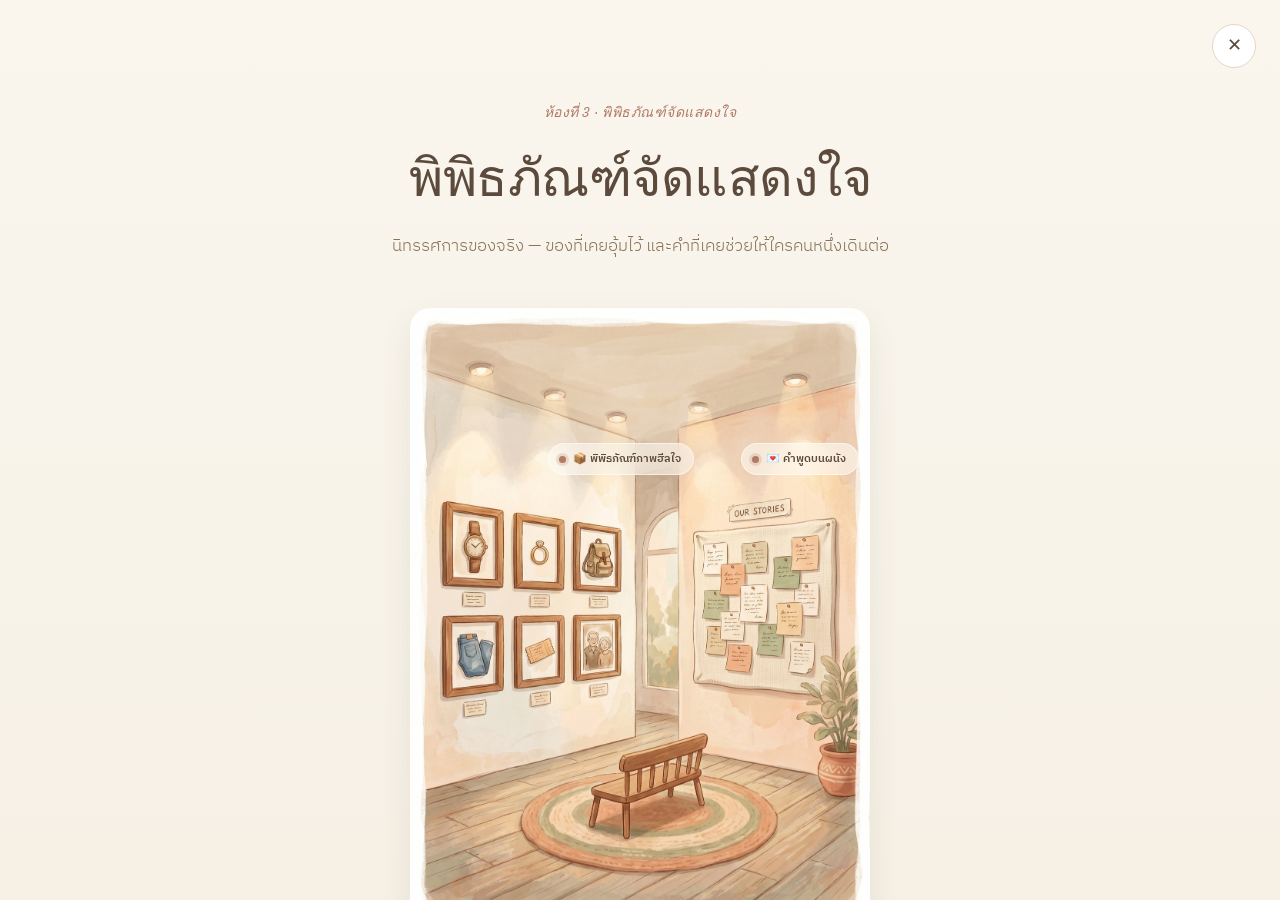
<file: museum.html>
<!DOCTYPE html>
<html lang="th">
<head>
<meta charset="UTF-8">
<meta name="viewport" content="width=device-width, initial-scale=1.0">
<title>ฮีลใจ 24/7 — Heal 24/7</title>

<link rel="preconnect" href="https://fonts.googleapis.com">
<link rel="preconnect" href="https://fonts.gstatic.com" crossorigin>
<link href="https://fonts.googleapis.com/css2?family=IBM+Plex+Sans+Thai:wght@300;400;500;600&family=IBM+Plex+Serif:ital,wght@0,300;0,400;0,500;1,400&display=swap" rel="stylesheet">

<!-- =========================================================
     CLOUDFLARE WEB ANALYTICS — Privacy-friendly, cookie-free
     SETUP:
     1) Go to https://www.cloudflare.com/web-analytics/ → sign up (free)
     2) Add your site (e.g. healjai247.netlify.app or your own domain)
     3) Copy the <script> snippet Cloudflare gives you
     4) REPLACE the placeholder line below with that snippet
        — it will look like:
        <script defer src='https://static.cloudflareinsights.com/beacon.min.js' data-cf-beacon='{"token":"YOUR_REAL_TOKEN"}'></script>
     ========================================================= -->
<!-- <script defer src='https://static.cloudflareinsights.com/beacon.min.js' data-cf-beacon='{"token":"PASTE_YOUR_TOKEN_HERE"}'></script> -->

<link rel="stylesheet" href="assets/css/styles.css">
</head>

<body data-lang="th" data-page="museum">
<div class="main visible" id="main">
  <header>
    <div class="brand">
      <span class="heart">♥</span>
      <span data-th>ฮีลใจ 24/7</span>
      <span data-en>Heal 24/7</span>
    </div>
    <div class="header-actions">
      <button class="music-toggle" id="musicToggle" aria-label="Music menu">
        <span class="music-icon-pulse">♪</span>
      </button>
      <!-- Music dropdown menu -->
      <div class="music-menu" id="musicMenu">
        <div class="music-menu-title">
          <span data-th>เลือกเพลง</span><span data-en>Choose track</span>
        </div>
        <button class="track-btn active" data-track="1" data-src="assets/audio/theme.mp3">
          <span class="track-dot"></span>
          <span>Land of Smiles</span>
          <span class="track-meta">main</span>
        </button>
        <button class="track-btn" data-track="2" data-src="assets/audio/morning-heart.mp3">
          <span class="track-dot"></span>
          <span>Morning Heart</span>
        </button>
        <button class="track-btn" data-track="3" data-src="assets/audio/rainy-window.mp3">
          <span class="track-dot"></span>
          <span>Rainy Window</span>
        </button>
        <button class="track-btn" data-track="4" data-src="assets/audio/temple-at-dusk.mp3">
          <span class="track-dot"></span>
          <span>Temple at Dusk</span>
        </button>
        <button class="track-btn pause-btn" id="pauseTrack">
          <span>⏸</span>
          <span data-th>หยุดเพลง</span><span data-en>Pause</span>
        </button>
      </div>
      <button class="lang-toggle" id="bookmarkOpen" aria-label="กล่องบันทึก">
        <span style="font-size:16px;line-height:1">🔖</span>
        <span class="bookmark-badge" id="bookmarkBadge" hidden>0</span>
      </button>
      <button class="lang-toggle" id="langToggle">
        <span data-th>EN</span><span data-en>TH</span>
      </button>
    </div>
  </header>

  <!-- Bookmark drawer (saved items list) -->
  <div class="bookmark-modal" id="bookmarkModal" hidden>
    <div class="bookmark-backdrop" data-close-bookmark onclick="window.__closeBookmarkModal && window.__closeBookmarkModal()"></div>
    <div class="bookmark-panel">
      <div class="bookmark-head">
        <h3 class="bookmark-title">
          🔖 <span data-th>กล่องของฉัน</span><span data-en>My collection</span>
        </h3>
        <button class="bookmark-close" data-close-bookmark aria-label="ปิด" type="button" onclick="window.__closeBookmarkModal && window.__closeBookmarkModal()">✕</button>
      </div>
      <p class="bookmark-sub">
        <span data-th>ทุกอย่างที่เธอบันทึกไว้ — เก็บในเครื่องนี้เท่านั้น ไม่ส่งไปไหน</span>
        <span data-en>Everything you saved — stored only on this device</span>
      </p>
      <ul class="bookmark-list" id="bookmarkList"></ul>
      <div class="bookmark-empty" id="bookmarkEmpty" hidden>
        <div class="bookmark-empty-icon">📭</div>
        <p>
          <span data-th>ยังไม่มีอะไรในกล่อง — ไปกดปุ่ม 🔖 ตามที่ต่างๆ ในเว็บ เพื่อเก็บคำดีๆ ไว้ที่นี่</span>
          <span data-en>Nothing here yet — hit 🔖 on cards across the site to save your favorites</span>
        </p>
      </div>
    </div>
  </div>



  <!-- Background music (single audio element, src changes with track switch) -->
  <audio id="bgMusic" src="assets/audio/theme.mp3" loop preload="auto"></audio>

  <footer>
    <span data-th>© 2026 ฮีลใจ 24/7 — สำหรับคนเมืองที่อยากมีที่ฮีลใจ</span>
    <span data-en>© 2026 Heal 24/7 — for everyone who needs a place to come back to</span>
    <br>
    <button class="footer-link" data-open-privacy>
      <span data-th>นโยบายความเป็นส่วนตัว (PDPA)</span><span data-en>Privacy Policy (PDPA)</span>
    </button>
  </footer>

  <!-- Privacy Policy modal -->
  <div class="privacy-modal" id="privacyModal">
    <div class="privacy-card">
      <button class="privacy-close" data-close-privacy aria-label="ปิด">✕</button>
      <h2 class="privacy-title">
        <span data-th>นโยบายความเป็นส่วนตัว</span><span data-en>Privacy Policy</span>
      </h2>
      <p class="privacy-updated">
        <span data-th>อัพเดทล่าสุด: 15 พฤษภาคม 2569</span><span data-en>Last updated: 15 May 2026</span>
      </p>

      <div class="privacy-body" data-th>
        <h3>1. เราเก็บข้อมูลอะไร</h3>
        <p>ฮีลใจ 24/7 เป็นเว็บไซต์ที่ออกแบบมาให้ <strong>ใช้งานได้แบบไม่ต้องล็อกอิน</strong> เราเก็บข้อมูลน้อยที่สุดเท่าที่จำเป็น:</p>
        <ul>
          <li><strong>ข้อมูลการเข้าชม (Analytics):</strong> จำนวน visitors · หน้าที่เข้า · ประเทศ · browser · device type — รวบรวมผ่าน Cloudflare Web Analytics โดยไม่ใช้ cookie ไม่ระบุตัวตน</li>
          <li><strong>ข้อมูลที่คุณกรอกใน Google Form:</strong> เมื่อคุณตอบแบบสำรวจ "คุณฮีลใจยังไง?" หรือ "ฝากคำพูดในพิพิธภัณฑ์" Google จะเก็บคำตอบของคุณ (อยู่ภายใต้ Google Privacy Policy)</li>
          <li><strong>การตั้งค่าในเครื่อง (localStorage):</strong> เช่น aesthetic ห้องที่เลือก (cozy/loft), ข้อความที่เขียนถึงตัวเอง — เก็บไว้ในเบราเซอร์คุณเท่านั้น เราเข้าไม่ถึง</li>
        </ul>

        <h3>2. เราไม่ทำอะไรกับข้อมูล</h3>
        <ul>
          <li>เราไม่ขายข้อมูลคุณให้ third party</li>
          <li>เราไม่ใช้ cookie tracking ข้ามเว็บ</li>
          <li>เราไม่เก็บ IP address หรือข้อมูลระบุตัวบุคคล</li>
          <li>ข้อความที่คุณเขียนถึงตัวเองอยู่ในเบราเซอร์คุณคนเดียว ไม่ส่งไปไหน</li>
        </ul>

        <h3>3. สิทธิ์ของคุณ (PDPA)</h3>
        <p>ภายใต้พระราชบัญญัติคุ้มครองข้อมูลส่วนบุคคล พ.ศ. 2562 (PDPA) คุณมีสิทธิ์:</p>
        <ul>
          <li>เข้าถึงข้อมูลที่เราเก็บเกี่ยวกับคุณ</li>
          <li>ขอให้ลบข้อมูลของคุณออก</li>
          <li>ถอนความยินยอม</li>
          <li>ร้องเรียนต่อสำนักงานคณะกรรมการคุ้มครองข้อมูลส่วนบุคคล</li>
        </ul>

        <h3>4. ข้อจำกัด</h3>
        <p>ฮีลใจ 24/7 เป็นพื้นที่ฮีลใจเบื้องต้น <strong>ไม่ใช่บริการจิตวิทยาวิชาชีพ</strong> ถ้าคุณอยู่ในวิกฤต โปรดติดต่อ <strong>1323</strong> (สายด่วนสุขภาพจิต 24 ชม.) หรือ <strong>1667</strong> (สะมาริตันส์)</p>

        <h3>5. ติดต่อเรา</h3>
        <p>ถ้ามีข้อสงสัยเรื่องข้อมูลส่วนบุคคล ส่งอีเมลถึง <strong>sandotnim.jako@gmail.com</strong></p>
      </div>

      <div class="privacy-body" data-en>
        <h3>1. What we collect</h3>
        <p>Heal 24/7 is designed to work <strong>without requiring login</strong>. We collect the bare minimum:</p>
        <ul>
          <li><strong>Visit analytics:</strong> visitor count, pages viewed, country, browser, device type — via Cloudflare Web Analytics, no cookies, anonymous.</li>
          <li><strong>Google Form submissions:</strong> when you fill out the "How do you heal?" survey or submit words for the museum wall, Google stores your responses (under Google's Privacy Policy).</li>
          <li><strong>Local browser storage:</strong> aesthetic preference (cozy/loft), your private journal entries — stored only in your browser. We cannot access these.</li>
        </ul>

        <h3>2. What we never do</h3>
        <ul>
          <li>We don't sell your data to third parties</li>
          <li>We don't use cross-site tracking cookies</li>
          <li>We don't store IP addresses or personal identifiers</li>
          <li>Your journal entries stay in your browser only — they never leave your device</li>
        </ul>

        <h3>3. Your rights (PDPA)</h3>
        <p>Under Thailand's Personal Data Protection Act (PDPA, 2019), you have the right to:</p>
        <ul>
          <li>Access data we hold about you</li>
          <li>Request data deletion</li>
          <li>Withdraw consent</li>
          <li>File a complaint with the Personal Data Protection Committee</li>
        </ul>

        <h3>4. Limitations</h3>
        <p>Heal 24/7 is a gentle everyday-healing space, <strong>not a professional psychology service</strong>. If you're in crisis, please contact <strong>1323</strong> (Mental Health Hotline, 24/7) or <strong>1667</strong> (Samaritans).</p>

        <h3>5. Contact</h3>
        <p>For privacy questions, email <strong>sandotnim.jako@gmail.com</strong></p>
      </div>
    </div>
  </div>
</div>

<div class="room-overlay active" id="room-museum">
  <a class="close-btn" href="index.html" aria-label="Back to map">✕</a>
  <div class="room-content">
    <div class="museum-inner">
      <span class="room-eyebrow"><span data-th>ห้องที่ 3 · พิพิธภัณฑ์จัดแสดงใจ</span><span data-en>Room 03 · Heart Museum</span></span>
      <h2 class="room-title"><span data-th>พิพิธภัณฑ์จัดแสดงใจ</span><span data-en>Heart Museum</span></h2>
      <p class="room-subtitle">
        <span data-th>นิทรรศการของจริง — ของที่เคยอุ้มไว้ และคำที่เคยช่วยให้ใครคนหนึ่งเดินต่อ</span>
        <span data-en>An exhibition of things once held tight, and words that helped someone move forward.</span>
      </p>

      <!-- Illustrated museum with clickable hotspots (2 zones) -->
      <div class="room-stage room-stage-museum">
        <img class="room-illustration" src="assets/images/room-museum.jpg" alt="พิพิธภัณฑ์ฮีลใจ"/>
        <button class="hotspot" data-mpane="objects">
          <span class="hotspot-dot"></span>
          <span class="hotspot-label" data-th>📦 พิพิธภัณฑ์ภาพฮีลใจ</span><span class="hotspot-label" data-en>📦 Museum of healing things</span>
        </button>
        <button class="hotspot" data-mpane="words">
          <span class="hotspot-dot"></span>
          <span class="hotspot-label" data-th>💌 คำพูดบนผนัง</span><span class="hotspot-label" data-en>💌 Wall of words</span>
        </button>
      </div>

      <!-- ทั้ง 2 โซน (📦 ภาพ / 💌 คำพูด) เปิดแกลเลอรีเดินชม #mgRoom (ดูท้ายไฟล์) -->

      <nav class="room-nav room-nav-simple">
        <a class="nav-btn map" href="index.html">← <span data-th>กลับแผนที่</span><span data-en>Back to map</span></a>
      </nav>
    </div>
  </div>
</div>

<!-- ============ MUSEUM GALLERY — เดินชมแกลเลอรี (ฉากเดียวกล้องเดียว) ============
     เปิดจาก hotspot 📦 — ทุกอย่างอยู่ใน .mg-room, JS อยู่ใน museum.js ============ -->
<div class="mg-room" id="mgRoom" hidden>
  <div class="room-vignette"></div>
  <div class="walk-dim" aria-hidden="true"></div>

  <div class="hall" id="mgHall">
    <div class="hall-inner" id="mgHallInner">
      <div class="spacer"></div>
      <!-- pieces ถูกสร้างด้วย JS (museum.js) -->
      <div class="end-wall" id="mgEndWall">
        <div class="end-card" id="mgEndCardObjects">
          <div class="big">📦</div>
          <h3>
            <span data-th>มีของที่แค่เห็นก็ฮีลใจ?</span>
            <span data-en>Have something that heals at a glance?</span>
          </h3>
          <p>
            <span data-th>ส่งรูป + เรื่องของเธอมาจัดแสดงที่ผนังนี้<br>เพื่อขอบคุณมัน — แล้วเดินต่อด้วยกัน</span>
            <span data-en>Send a photo + your story to hang on this wall<br>— to thank it, and walk on together.</span>
          </p>
          <button class="end-btn" data-submit-type="object">
            <span data-th>ส่งของของฉัน</span><span data-en>Submit mine</span>
          </button>
        </div>
        <div class="end-card" id="mgEndCardWords" hidden>
          <div class="big">💌</div>
          <h3>
            <span data-th>มีคำที่อยากฝากไว้บนผนัง?</span>
            <span data-en>Have words to leave on the wall?</span>
          </h3>
          <p>
            <span data-th>คำที่อยากบอกใครสักคน · ความหวัง · คำขอบคุณ<br>ทีมงานจะคัดมาขึ้นแสดง (ไม่ระบุตัวตน)</span>
            <span data-en>Words for someone, hope, thanks —<br>we curate and post anonymously.</span>
          </p>
          <a class="end-btn"
             href="https://docs.google.com/forms/d/e/1FAIpQLSf603ePmxbR1QFI_-UKHj1adzbsxxaQySrP4KWzd-HG_rMYWA/viewform"
             target="_blank" rel="noopener">
            ✉️ <span data-th>ฝากคำของฉัน</span><span data-en>Leave my words</span>
          </a>
        </div>
      </div>
      <div class="spacer"></div>
    </div>
  </div>

  <div class="ov-ui">
    <h2 class="ov-title" id="mgOvTitle">
      <span data-th>ผนังเรื่องราวทั้งหมดในวันนี้</span>
      <span data-en>All the stories on the walls today</span>
    </h2>
    <p class="ov-sub" id="mgOvSub">
      <span data-th>เลือกภาพที่ใจเรียก — กล้องจะพาเธอเดินเข้าไปดูใกล้ๆ</span>
      <span data-en>Pick the one that calls you — the camera walks you in close</span>
    </p>
  </div>
  <div class="wall-nav" id="mgWallNav"><!-- จุดถูกสร้างด้วย JS ตามจำนวนผนัง --></div>
  <button class="ov-walk-btn" id="mgOvWalkBtn">
    🚶 <span data-th>เดินชมตามลำดับ</span><span data-en>Walk the gallery</span>
  </button>
  <button class="ov-back" id="mgOvBack">
    🖼 <span data-th>ดูทั้งผนัง</span><span data-en>See the whole wall</span>
  </button>
  <button class="ov-exit" id="mgOvExit">
    ← <span data-th>ทางเข้า</span><span data-en>Entrance</span>
  </button>

  <div class="walk-hint" id="mgWalkHint">
    <span data-th>เลื่อนไปทางขวา เพื่อเดินชมทีละภาพ →</span>
    <span data-en>Swipe right to walk piece by piece →</span>
  </div>

  <div class="hud">
    <span class="hud-count" id="mgHudCount"></span>
    <div class="hud-bar"><i id="mgHudBar"></i></div>
  </div>
</div>

<!-- ============ SUBMIT MODAL (museum) ============ -->
<div class="submit-modal" id="submitModal">
  <div class="submit-card">
    <button class="close-btn" data-submit-close style="position:absolute;top:14px;right:14px;width:36px;height:36px;font-size:14px">✕</button>

    <!-- Form view -->
    <div id="submitForm">
      <h3 id="submitTitle">
        <span data-th>ฝากของของคุณ</span><span data-en>Submit yours</span>
      </h3>
      <p class="sub">
        <span data-th>ทีมงานจะอ่านและคัดมาขึ้นโชว์ภายใน 1-2 วัน — ไม่ใช่ทุกชิ้นจะได้ขึ้น แต่เราอ่านทุกชิ้นจริงๆ</span>
        <span data-en>The team reads and curates within 1–2 days — not all submissions go up, but we read every one.</span>
      </p>

      <!-- Photo upload (only for objects) -->
      <div class="form-group" id="photoGroup">
        <label><span data-th>รูปภาพของของชิ้นนั้น</span><span data-en>Photo of the item</span></label>
        <div class="upload-zone" id="uploadZone">
          📷 <span id="uploadText">
            <span data-th>คลิกเพื่อเลือกรูป (jpg/png ไม่เกิน 5MB)</span>
            <span data-en>Click to choose a photo (jpg/png, ≤ 5MB)</span>
          </span>
        </div>
        <input type="file" id="photoInput" accept="image/*" style="display:none">
      </div>

      <div class="form-group">
        <label><span data-th>หัวข้อสั้นๆ</span><span data-en>A short title</span></label>
        <input type="text" id="titleInput" maxlength="60" placeholder="เช่น แหวนของยาย / A short title">
      </div>

      <div class="form-group">
        <label><span data-th>เรื่องราว — เคยติดยังไง ปล่อยได้ยังไง</span><span data-en>The story — what you held, how you released</span></label>
        <textarea id="storyInput" maxlength="500" placeholder="เล่าให้ฟังหน่อย..."></textarea>
      </div>

      <div class="form-group">
        <label><span data-th>ลายเซ็น (เช่น S, 28 หรือไม่ใส่ก็ได้)</span><span data-en>Signature (e.g., S, 28 — optional)</span></label>
        <input type="text" id="signInput" maxlength="20" placeholder="— ตัวอักษรเดียว + อายุ">
      </div>

      <div class="submit-btns">
        <button class="btn-cancel" data-submit-close>
          <span data-th>ยกเลิก</span><span data-en>Cancel</span>
        </button>
        <button class="btn-submit" id="submitGo">
          <span data-th>ส่งให้ทีมงาน</span><span data-en>Send to team</span>
        </button>
      </div>
    </div>

    <!-- Success view -->
    <div class="submit-success" id="submitSuccess">
      <div class="submit-success-icon">🌱</div>
      <h3>
        <span data-th>ขอบคุณที่ฝากไว้</span>
        <span data-en>Thank you for sharing</span>
      </h3>
      <p style="color:var(--ink-soft);font-size:14px;margin-top:10px;line-height:1.6">
        <span data-th>ทีมงานจะอ่านและพิจารณาภายใน 1-2 วัน<br>คุณเก่งมากที่กล้าปล่อย ✨</span>
        <span data-en>Our team will read and review within 1–2 days.<br>You're brave for letting go ✨</span>
      </p>
      <button class="submit-cta-btn" data-submit-close style="margin-top:20px">
        <span data-th>กลับไปดูพิพิธภัณฑ์</span><span data-en>Back to museum</span>
      </button>
    </div>
  </div>
</div>

<!-- ============ ROOM: อยู่กับตัวเอง ============ -->


<script defer src="assets/js/common.js"></script>
<script defer src="assets/js/museum.js"></script>
<script defer src="assets/js/nav.js"></script>
</body>
</html>
</file>
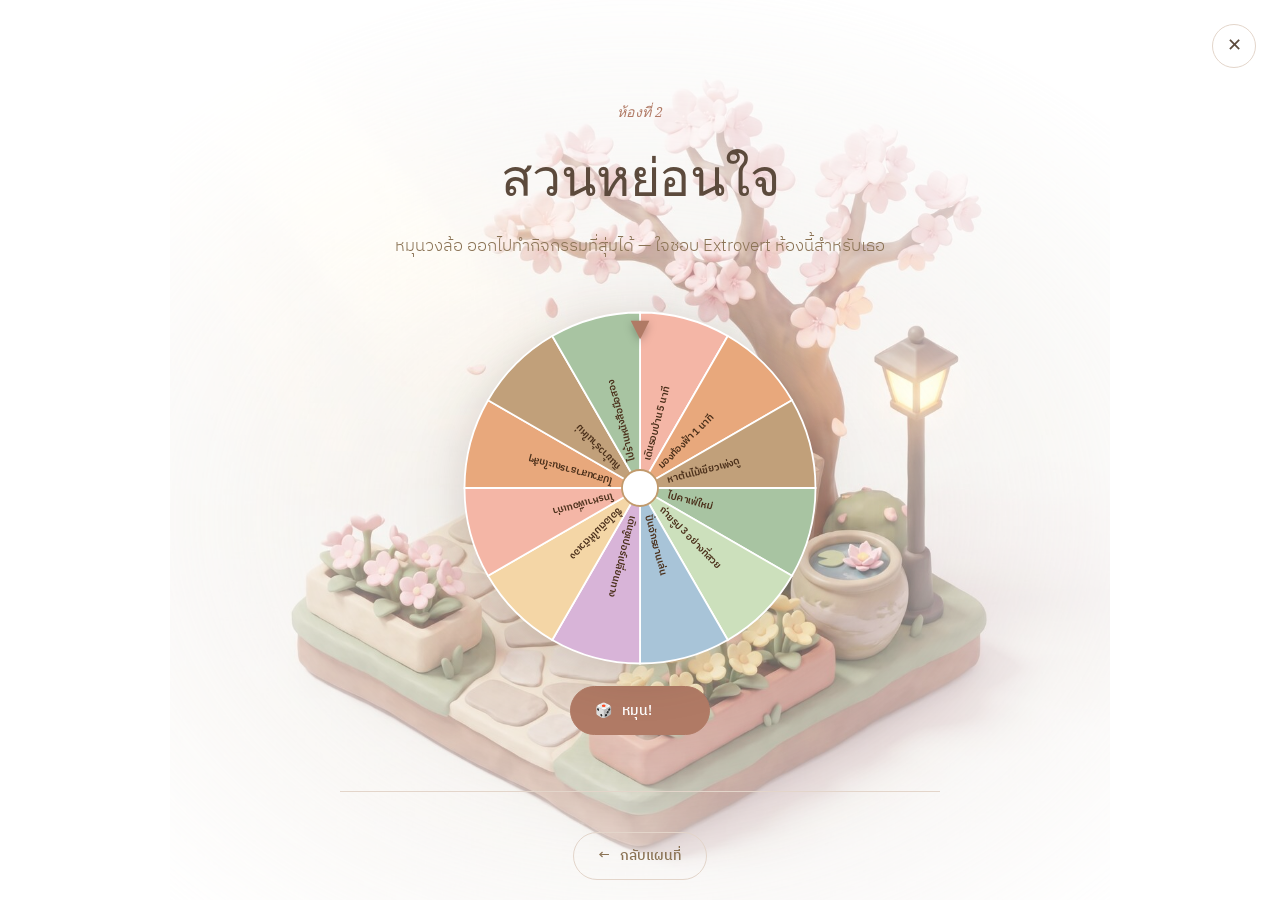
<file: travel.html>
<!DOCTYPE html>
<html lang="th">
<head>
<meta charset="UTF-8">
<meta name="viewport" content="width=device-width, initial-scale=1.0">
<title>ฮีลใจ 24/7 — Heal 24/7</title>

<link rel="preconnect" href="https://fonts.googleapis.com">
<link rel="preconnect" href="https://fonts.gstatic.com" crossorigin>
<link href="https://fonts.googleapis.com/css2?family=IBM+Plex+Sans+Thai:wght@300;400;500;600&family=IBM+Plex+Serif:ital,wght@0,300;0,400;0,500;1,400&display=swap" rel="stylesheet">

<!-- =========================================================
     CLOUDFLARE WEB ANALYTICS — Privacy-friendly, cookie-free
     SETUP:
     1) Go to https://www.cloudflare.com/web-analytics/ → sign up (free)
     2) Add your site (e.g. healjai247.netlify.app or your own domain)
     3) Copy the <script> snippet Cloudflare gives you
     4) REPLACE the placeholder line below with that snippet
        — it will look like:
        <script defer src='https://static.cloudflareinsights.com/beacon.min.js' data-cf-beacon='{"token":"YOUR_REAL_TOKEN"}'></script>
     ========================================================= -->
<!-- <script defer src='https://static.cloudflareinsights.com/beacon.min.js' data-cf-beacon='{"token":"PASTE_YOUR_TOKEN_HERE"}'></script> -->

<link rel="stylesheet" href="assets/css/styles.css">
</head>

<body data-lang="th" data-page="travel">
<div class="main visible" id="main">
  <header>
    <div class="brand">
      <span class="heart">♥</span>
      <span data-th>ฮีลใจ 24/7</span>
      <span data-en>Heal 24/7</span>
    </div>
    <div class="header-actions">
      <button class="music-toggle" id="musicToggle" aria-label="Music menu">
        <span class="music-icon-pulse">♪</span>
      </button>
      <!-- Music dropdown menu -->
      <div class="music-menu" id="musicMenu">
        <div class="music-menu-title">
          <span data-th>เลือกเพลง</span><span data-en>Choose track</span>
        </div>
        <button class="track-btn active" data-track="1" data-src="assets/audio/theme.mp3">
          <span class="track-dot"></span>
          <span>Land of Smiles</span>
          <span class="track-meta">main</span>
        </button>
        <button class="track-btn" data-track="2" data-src="assets/audio/morning-heart.mp3">
          <span class="track-dot"></span>
          <span>Morning Heart</span>
        </button>
        <button class="track-btn" data-track="3" data-src="assets/audio/rainy-window.mp3">
          <span class="track-dot"></span>
          <span>Rainy Window</span>
        </button>
        <button class="track-btn" data-track="4" data-src="assets/audio/temple-at-dusk.mp3">
          <span class="track-dot"></span>
          <span>Temple at Dusk</span>
        </button>
        <button class="track-btn pause-btn" id="pauseTrack">
          <span>⏸</span>
          <span data-th>หยุดเพลง</span><span data-en>Pause</span>
        </button>
      </div>
      <button class="lang-toggle" id="bookmarkOpen" aria-label="กล่องบันทึก">
        <span style="font-size:16px;line-height:1">🔖</span>
        <span class="bookmark-badge" id="bookmarkBadge" hidden>0</span>
      </button>
      <button class="lang-toggle" id="langToggle">
        <span data-th>EN</span><span data-en>TH</span>
      </button>
    </div>
  </header>

  <!-- Bookmark drawer (saved items list) -->
  <div class="bookmark-modal" id="bookmarkModal" hidden>
    <div class="bookmark-backdrop" data-close-bookmark onclick="window.__closeBookmarkModal && window.__closeBookmarkModal()"></div>
    <div class="bookmark-panel">
      <div class="bookmark-head">
        <h3 class="bookmark-title">
          🔖 <span data-th>กล่องของฉัน</span><span data-en>My collection</span>
        </h3>
        <button class="bookmark-close" data-close-bookmark aria-label="ปิด" type="button" onclick="window.__closeBookmarkModal && window.__closeBookmarkModal()">✕</button>
      </div>
      <p class="bookmark-sub">
        <span data-th>ทุกอย่างที่เธอบันทึกไว้ — เก็บในเครื่องนี้เท่านั้น ไม่ส่งไปไหน</span>
        <span data-en>Everything you saved — stored only on this device</span>
      </p>
      <ul class="bookmark-list" id="bookmarkList"></ul>
      <div class="bookmark-empty" id="bookmarkEmpty" hidden>
        <div class="bookmark-empty-icon">📭</div>
        <p>
          <span data-th>ยังไม่มีอะไรในกล่อง — ไปกดปุ่ม 🔖 ตามที่ต่างๆ ในเว็บ เพื่อเก็บคำดีๆ ไว้ที่นี่</span>
          <span data-en>Nothing here yet — hit 🔖 on cards across the site to save your favorites</span>
        </p>
      </div>
    </div>
  </div>



  <!-- Background music (single audio element, src changes with track switch) -->
  <audio id="bgMusic" src="assets/audio/theme.mp3" loop preload="auto"></audio>

  <footer>
    <span data-th>© 2026 ฮีลใจ 24/7 — สำหรับคนเมืองที่อยากมีที่ฮีลใจ</span>
    <span data-en>© 2026 Heal 24/7 — for everyone who needs a place to come back to</span>
    <br>
    <button class="footer-link" data-open-privacy>
      <span data-th>นโยบายความเป็นส่วนตัว (PDPA)</span><span data-en>Privacy Policy (PDPA)</span>
    </button>
  </footer>

  <!-- Privacy Policy modal -->
  <div class="privacy-modal" id="privacyModal">
    <div class="privacy-card">
      <button class="privacy-close" data-close-privacy aria-label="ปิด">✕</button>
      <h2 class="privacy-title">
        <span data-th>นโยบายความเป็นส่วนตัว</span><span data-en>Privacy Policy</span>
      </h2>
      <p class="privacy-updated">
        <span data-th>อัพเดทล่าสุด: 15 พฤษภาคม 2569</span><span data-en>Last updated: 15 May 2026</span>
      </p>

      <div class="privacy-body" data-th>
        <h3>1. เราเก็บข้อมูลอะไร</h3>
        <p>ฮีลใจ 24/7 เป็นเว็บไซต์ที่ออกแบบมาให้ <strong>ใช้งานได้แบบไม่ต้องล็อกอิน</strong> เราเก็บข้อมูลน้อยที่สุดเท่าที่จำเป็น:</p>
        <ul>
          <li><strong>ข้อมูลการเข้าชม (Analytics):</strong> จำนวน visitors · หน้าที่เข้า · ประเทศ · browser · device type — รวบรวมผ่าน Cloudflare Web Analytics โดยไม่ใช้ cookie ไม่ระบุตัวตน</li>
          <li><strong>ข้อมูลที่คุณกรอกใน Google Form:</strong> เมื่อคุณตอบแบบสำรวจ "คุณฮีลใจยังไง?" หรือ "ฝากคำพูดในพิพิธภัณฑ์" Google จะเก็บคำตอบของคุณ (อยู่ภายใต้ Google Privacy Policy)</li>
          <li><strong>การตั้งค่าในเครื่อง (localStorage):</strong> เช่น aesthetic ห้องที่เลือก (cozy/loft), ข้อความที่เขียนถึงตัวเอง — เก็บไว้ในเบราเซอร์คุณเท่านั้น เราเข้าไม่ถึง</li>
        </ul>

        <h3>2. เราไม่ทำอะไรกับข้อมูล</h3>
        <ul>
          <li>เราไม่ขายข้อมูลคุณให้ third party</li>
          <li>เราไม่ใช้ cookie tracking ข้ามเว็บ</li>
          <li>เราไม่เก็บ IP address หรือข้อมูลระบุตัวบุคคล</li>
          <li>ข้อความที่คุณเขียนถึงตัวเองอยู่ในเบราเซอร์คุณคนเดียว ไม่ส่งไปไหน</li>
        </ul>

        <h3>3. สิทธิ์ของคุณ (PDPA)</h3>
        <p>ภายใต้พระราชบัญญัติคุ้มครองข้อมูลส่วนบุคคล พ.ศ. 2562 (PDPA) คุณมีสิทธิ์:</p>
        <ul>
          <li>เข้าถึงข้อมูลที่เราเก็บเกี่ยวกับคุณ</li>
          <li>ขอให้ลบข้อมูลของคุณออก</li>
          <li>ถอนความยินยอม</li>
          <li>ร้องเรียนต่อสำนักงานคณะกรรมการคุ้มครองข้อมูลส่วนบุคคล</li>
        </ul>

        <h3>4. ข้อจำกัด</h3>
        <p>ฮีลใจ 24/7 เป็นพื้นที่ฮีลใจเบื้องต้น <strong>ไม่ใช่บริการจิตวิทยาวิชาชีพ</strong> ถ้าคุณอยู่ในวิกฤต โปรดติดต่อ <strong>1323</strong> (สายด่วนสุขภาพจิต 24 ชม.) หรือ <strong>1667</strong> (สะมาริตันส์)</p>

        <h3>5. ติดต่อเรา</h3>
        <p>ถ้ามีข้อสงสัยเรื่องข้อมูลส่วนบุคคล ส่งอีเมลถึง <strong>sandotnim.jako@gmail.com</strong></p>
      </div>

      <div class="privacy-body" data-en>
        <h3>1. What we collect</h3>
        <p>Heal 24/7 is designed to work <strong>without requiring login</strong>. We collect the bare minimum:</p>
        <ul>
          <li><strong>Visit analytics:</strong> visitor count, pages viewed, country, browser, device type — via Cloudflare Web Analytics, no cookies, anonymous.</li>
          <li><strong>Google Form submissions:</strong> when you fill out the "How do you heal?" survey or submit words for the museum wall, Google stores your responses (under Google's Privacy Policy).</li>
          <li><strong>Local browser storage:</strong> aesthetic preference (cozy/loft), your private journal entries — stored only in your browser. We cannot access these.</li>
        </ul>

        <h3>2. What we never do</h3>
        <ul>
          <li>We don't sell your data to third parties</li>
          <li>We don't use cross-site tracking cookies</li>
          <li>We don't store IP addresses or personal identifiers</li>
          <li>Your journal entries stay in your browser only — they never leave your device</li>
        </ul>

        <h3>3. Your rights (PDPA)</h3>
        <p>Under Thailand's Personal Data Protection Act (PDPA, 2019), you have the right to:</p>
        <ul>
          <li>Access data we hold about you</li>
          <li>Request data deletion</li>
          <li>Withdraw consent</li>
          <li>File a complaint with the Personal Data Protection Committee</li>
        </ul>

        <h3>4. Limitations</h3>
        <p>Heal 24/7 is a gentle everyday-healing space, <strong>not a professional psychology service</strong>. If you're in crisis, please contact <strong>1323</strong> (Mental Health Hotline, 24/7) or <strong>1667</strong> (Samaritans).</p>

        <h3>5. Contact</h3>
        <p>For privacy questions, email <strong>sandotnim.jako@gmail.com</strong></p>
      </div>
    </div>
  </div>
</div>

<div class="room-overlay active" id="room-travel">
  <a class="close-btn" href="index.html" aria-label="Back to map">✕</a>
  <div class="garden-room">
    <div class="garden-bg" id="gardenBg"></div>

    <div class="garden-content">
      <span class="room-eyebrow"><span data-th>ห้องที่ 2</span><span data-en>Room 02</span></span>
      <h2 class="room-title"><span data-th>สวนหย่อนใจ</span><span data-en>Chill Garden</span></h2>
      <p class="room-subtitle">
        <span data-th>หมุนวงล้อ ออกไปทำกิจกรรมที่สุ่มได้ — ใจชอบ Extrovert ห้องนี้สำหรับเธอ</span>
        <span data-en>Spin the wheel, do whatever it lands on — this is your room, Extrovert</span>
      </p>

      <!-- Mode picker — Default vs Custom (ซ่อน "เขียนเอง" ตามมติประชุม 10/06 — เหลือโหมดเดียวเลยซ่อนทั้ง picker) -->
      <div class="wheel-mode" style="display:none !important">
        <button class="wheel-mode-btn active" data-wheel-mode="default">
          🌿 <span data-th>List ทีมเลือก</span><span data-en>Curated</span>
        </button>
        <button class="wheel-mode-btn" data-wheel-mode="custom">
          ✏️ <span data-th>เขียนเอง</span><span data-en>My list</span>
        </button>
      </div>

      <!-- Custom list editor (hidden when default) -->
      <div class="wheel-custom-editor" id="wheelCustomEditor" hidden>
        <p class="alone-sub">
          <span data-th>พิมพ์กิจกรรมที่อยากให้สุ่มเอง — บรรทัดละ 1 อัน (จะจำไว้ในเครื่อง)</span>
          <span data-en>Type your activities — one per line (saved in your browser)</span>
        </p>
        <textarea id="wheelCustomList" class="wheel-textarea" rows="6"
          placeholder="เช่น&#10;ไปคาเฟ่ใหม่&#10;ปั่นจักรยานเล่น&#10;โทรหาเพื่อนที่ไม่เจอนาน"></textarea>
        <button class="nav-btn next" id="wheelCustomSave">
          💾 <span data-th>บันทึก + ใช้ list นี้</span><span data-en>Save + use this list</span>
        </button>
      </div>

      <!-- The wheel -->
      <div class="wheel-stage">
        <div class="wheel-pointer">▼</div>
        <div class="wheel-disc-wrap">
          <svg class="wheel-disc" id="wheelDisc" viewBox="0 0 400 400" xmlns="http://www.w3.org/2000/svg"></svg>
        </div>
        <button class="nav-btn next wheel-spin-btn" id="wheelSpin">
          🎲 <span data-th>หมุน!</span><span data-en>Spin!</span>
        </button>
      </div>

      <!-- Result -->
      <div class="wheel-result" id="wheelResult" hidden>
        <div class="wheel-result-icon">✨</div>
        <h3 class="wheel-result-title" id="wheelResultTitle"></h3>
        <p class="wheel-result-sub">
          <span data-th>ลองออกไปทำดูสักที่ — กลับมาเล่าให้เรา ฟัง</span>
          <span data-en>Try it once — come back and tell us how it went</span>
        </p>
        <div class="wheel-result-actions">
          <button class="nav-btn" id="wheelAgain">↻ <span data-th>หมุนใหม่</span><span data-en>Spin again</span></button>
          <button class="nav-btn next share-btn" data-share-type="wheel">
            📤 <span data-th>แชร์ให้เพื่อน</span><span data-en>Share</span>
          </button>
          <button class="card-action-btn bookmark-btn" data-bookmark-type="wheel" type="button">
            🔖 <span data-th>บันทึก</span><span data-en>Save</span>
          </button>
        </div>
      </div>

      <!-- ============ SHOPPING MINI-GAME ============ -->
      <!-- ช้อปปิ้งทิพย์ ตัดออกตามมติประชุม 10/06 -->
      <div class="shop-divider" style="display:none !important"></div>
      <div class="shop-section" id="shopSection" style="display:none !important">
        <h3 class="shop-title">
          🛍 <span data-th>ช้อปสบายใจ</span><span data-en>Calm shopping</span>
        </h3>
        <p class="shop-sub">
          <span data-th>ไม่ต้องใช้เงินจริง — แค่กดเก็บของน่ารักๆ ใส่ตะกร้า ใจฟูเฉยๆ</span>
          <span data-en>No real money — just tap cute things into a basket. Heart-fluff therapy.</span>
        </p>

        <!-- Stage 1: Setup -->
        <div class="shop-stage shop-setup" id="shopSetup">
          <div class="shop-block">
            <h4 class="shop-h4"><span data-th>1. เลือกโซน</span><span data-en>1. Pick a zone</span></h4>
            <div class="shop-zones">
              <button class="shop-zone active" data-zone="cosmetics">
                <div class="shop-zone-icon">💄</div>
                <div class="shop-zone-label"><span data-th>เครื่องสำอาง</span><span data-en>Cosmetics</span></div>
              </button>
              <button class="shop-zone" data-zone="snacks">
                <div class="shop-zone-icon">🍪</div>
                <div class="shop-zone-label"><span data-th>ขนม</span><span data-en>Snacks</span></div>
              </button>
              <button class="shop-zone" data-zone="plants">
                <div class="shop-zone-icon">🪴</div>
                <div class="shop-zone-label"><span data-th>ต้นไม้</span><span data-en>Plants</span></div>
              </button>
            </div>
          </div>
          <div class="shop-block">
            <h4 class="shop-h4"><span data-th>2. เลือกเวลา</span><span data-en>2. Pick a time</span></h4>
            <div class="shop-durations">
              <button class="shop-dur" data-dur="15">15s</button>
              <button class="shop-dur active" data-dur="30">30s</button>
              <button class="shop-dur" data-dur="60">60s</button>
            </div>
          </div>
          <button class="nav-btn next shop-start-btn" id="shopStart">
            🎀 <span data-th>เริ่มช้อป!</span><span data-en>Start shopping!</span>
          </button>
        </div>

        <!-- Stage 2: Play -->
        <div class="shop-stage shop-play" id="shopPlay" hidden>
          <div class="shop-hud">
            <div class="shop-timer">⏱ <span id="shopTimer">30</span>s</div>
            <div class="shop-counter">🛒 <span id="shopCount">0</span></div>
          </div>
          <div class="shop-arena" id="shopArena"></div>
          <p class="shop-tip">
            <span data-th>แตะของที่ชอบ — เก็บใส่ตะกร้า</span>
            <span data-en>Tap what you like — into the basket</span>
          </p>
        </div>

        <!-- Stage 3: Result -->
        <div class="shop-stage shop-result" id="shopResult" hidden>
          <div class="shop-result-icon">🛍✨</div>
          <h3 class="shop-result-title">
            <span data-th>ช้อปจบ!</span><span data-en>Shopping done!</span>
          </h3>
          <p class="shop-result-stat" id="shopResultStat"></p>
          <p class="shop-result-mood" id="shopResultMood"></p>
          <div class="card-actions">
            <button class="card-action-btn" id="shopAgain">↻ <span data-th>ช้อปอีก</span><span data-en>Shop again</span></button>
            <button class="card-action-btn share-btn" data-share-type="shop" type="button">
              📤 <span data-th>แชร์</span><span data-en>Share</span>
            </button>
            <button class="card-action-btn bookmark-btn" data-bookmark-type="shop" type="button">
              🔖 <span data-th>บันทึก</span><span data-en>Save</span>
            </button>
          </div>
        </div>
      </div>

      <nav class="room-nav room-nav-simple">
        <a class="nav-btn map" href="index.html">← <span data-th>กลับแผนที่</span><span data-en>Back to map</span></a>
      </nav>
    </div>
  </div>
</div>

<!-- ============ ROOM: พิพิธภัณฑ์ฮีลใจ — Art Gallery ============ -->


<script defer src="assets/js/common.js"></script>
<script defer src="assets/js/travel.js"></script>
<script defer src="assets/js/nav.js"></script>
</body>
</html>
</file>
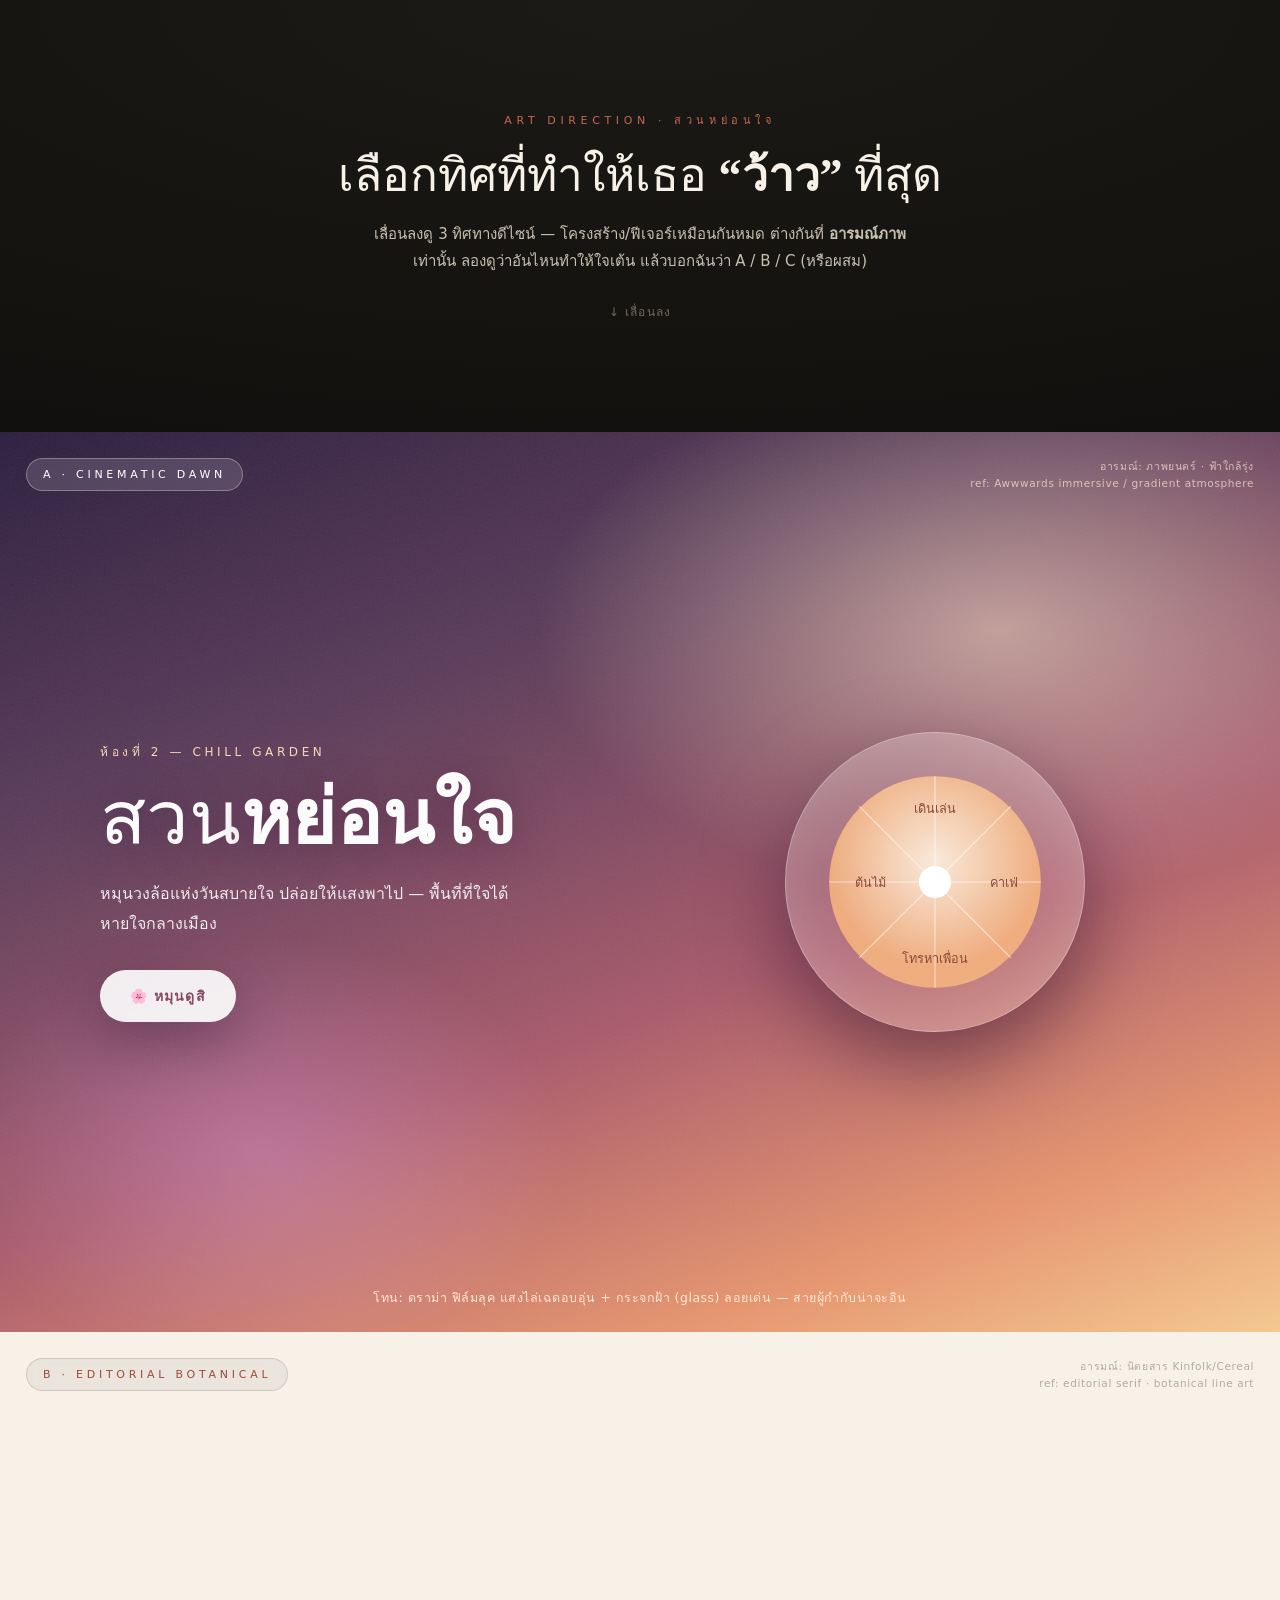
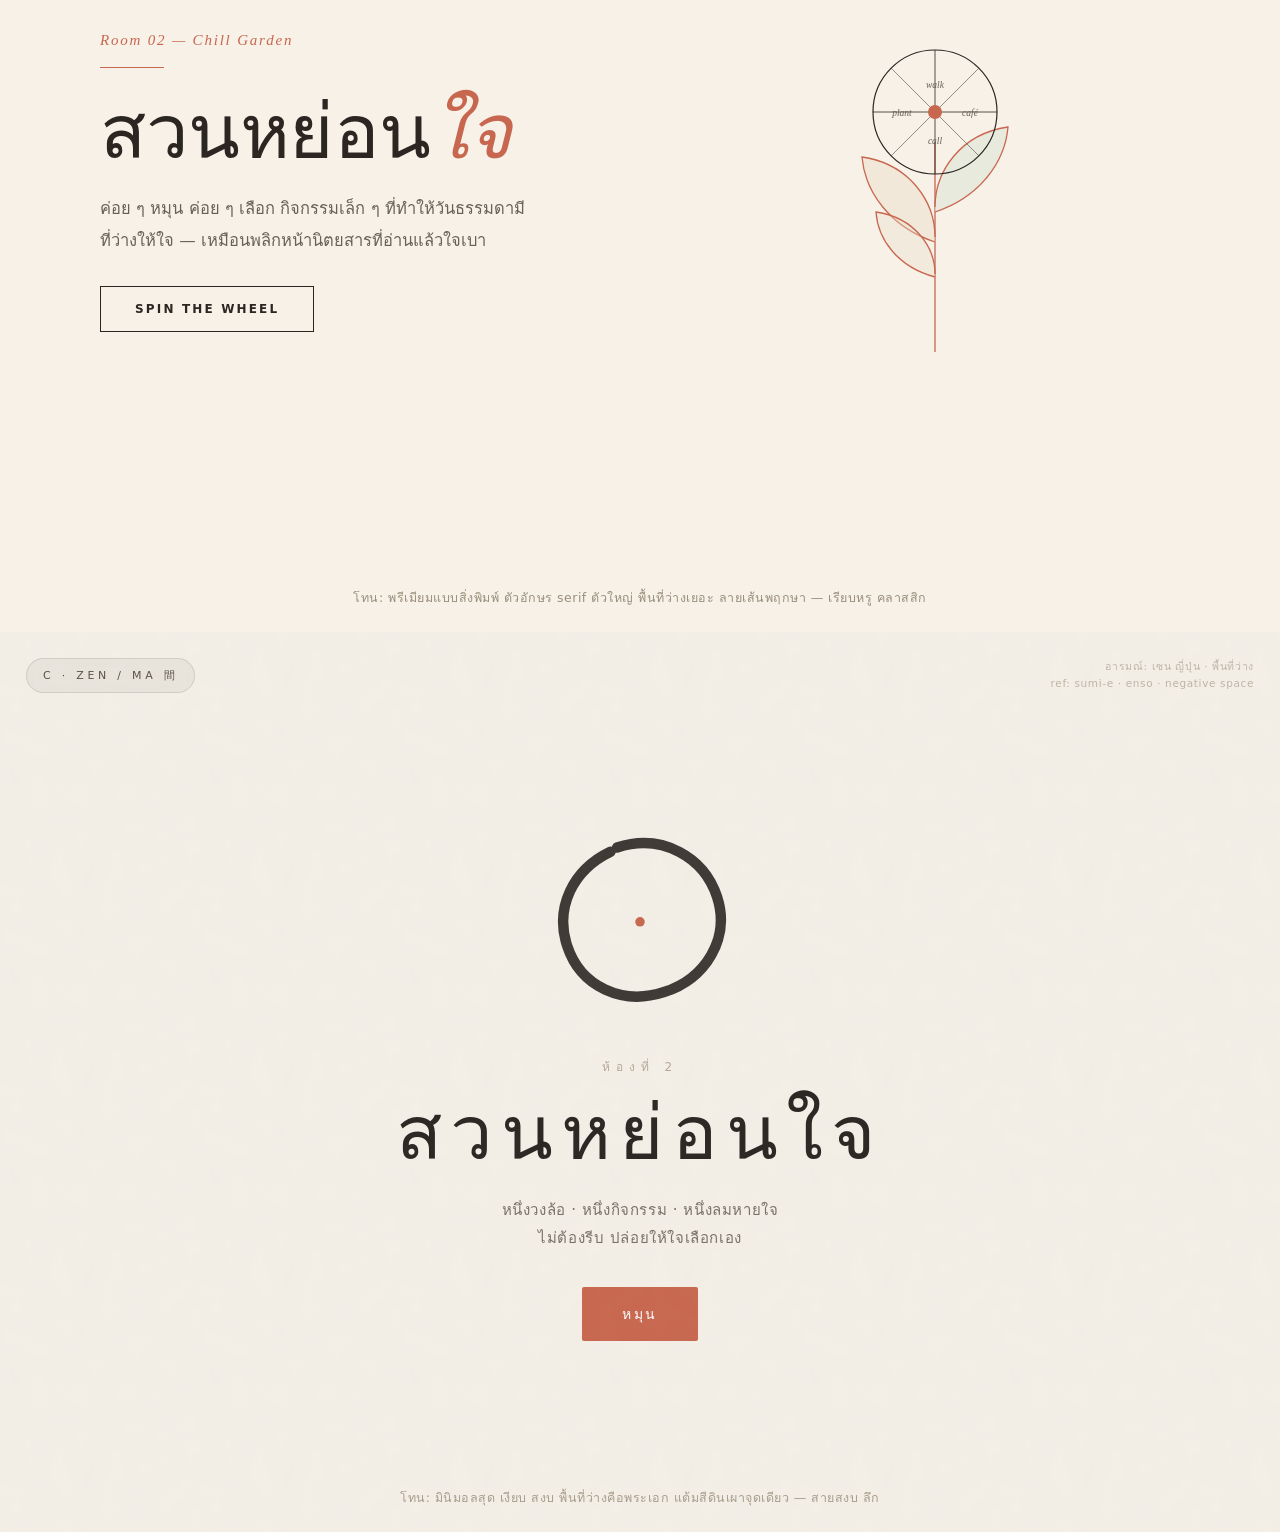
<file: team/bakeoff/art-direction-explorer.html>
<!doctype html>
<html lang="th">
<head>
<meta charset="utf-8">
<meta name="viewport" content="width=device-width, initial-scale=1">
<title>สวนหย่อนใจ — Art Direction Explorer</title>
<style>
  *{margin:0;padding:0;box-sizing:border-box}
  :root{
    --terra:#C8674F; --terra-deep:#9E4A36; --coral:#E89A82;
    --cream:#F7F1E8; --sand:#EBE1D2; --ink:#2B2622; --slate:#3D4A4D;
    --sage:#8FA68E; --wood:#A8835E;
  }
  html{scroll-behavior:smooth}
  body{font-family:system-ui,-apple-system,"Segoe UI",sans-serif;color:var(--ink);background:#11100E}
  .serif{font-family:Georgia,"Times New Roman",serif}

  /* ---------- intro ---------- */
  .intro{min-height:48vh;display:flex;flex-direction:column;justify-content:center;align-items:center;
    text-align:center;padding:54px 24px;background:radial-gradient(120% 120% at 50% 0%,#1c1a16,#100f0d);color:#F7F1E8}
  .intro .kick{letter-spacing:.42em;font-size:11px;text-transform:uppercase;color:#C8674F;margin-bottom:18px}
  .intro h1{font-size:clamp(28px,5vw,46px);font-weight:300;line-height:1.25;margin-bottom:16px}
  .intro h1 b{font-weight:700}
  .intro p{max-width:560px;color:#C9BFB0;font-size:15px;line-height:1.85}
  .intro .hint{margin-top:26px;font-size:12px;color:#6f685d;letter-spacing:.1em}
  .intro .hint span{display:inline-block;animation:bob 1.8s ease-in-out infinite}
  @keyframes bob{0%,100%{transform:translateY(0)}50%{transform:translateY(6px)}}

  /* ---------- panel shell ---------- */
  .panel{min-height:100vh;display:flex;align-items:center;justify-content:center;position:relative;overflow:hidden;padding:80px 24px}
  .tag{position:absolute;top:26px;left:26px;z-index:9;font-size:11px;letter-spacing:.34em;text-transform:uppercase;
    padding:9px 16px;border-radius:30px;backdrop-filter:blur(8px)}
  .ref{position:absolute;top:26px;right:26px;z-index:9;font-size:10.5px;letter-spacing:.06em;opacity:.7;text-align:right;line-height:1.6}
  .stage{width:100%;max-width:1080px;display:grid;grid-template-columns:1.05fr .95fr;gap:48px;align-items:center}
  @media(max-width:820px){.stage{grid-template-columns:1fr;gap:34px;text-align:center;max-width:520px}}
  .eyebrow{font-size:12px;letter-spacing:.3em;text-transform:uppercase;margin-bottom:18px}
  .title{font-size:clamp(40px,7vw,76px);line-height:1.02;margin-bottom:22px}
  .sub{font-size:16px;line-height:1.9;max-width:430px;margin-bottom:30px}
  @media(max-width:820px){.sub{margin-left:auto;margin-right:auto}}
  .cta{display:inline-flex;align-items:center;gap:10px;padding:15px 30px;border-radius:40px;font-size:14px;
    letter-spacing:.08em;text-decoration:none;font-weight:600;cursor:default}
  .wheelwrap{display:flex;justify-content:center;align-items:center}
  .note{position:absolute;bottom:24px;left:0;right:0;text-align:center;font-size:12.5px;letter-spacing:.04em;padding:0 24px}

  /* ===== A · CINEMATIC DAWN ===== */
  #A{background:linear-gradient(160deg,#2a1b3d 0%,#5b3b59 30%,#a9596a 60%,#e8956d 84%,#f6c98f 100%)}
  #A::before{content:"";position:absolute;inset:0;background:
    radial-gradient(60% 50% at 78% 22%,rgba(255,221,170,.55),transparent 60%),
    radial-gradient(40% 40% at 20% 80%,rgba(120,80,150,.5),transparent 60%);mix-blend-mode:screen}
  #A .grain{position:absolute;inset:0;opacity:.10;background-image:url("data:image/svg+xml;utf8,<svg xmlns='http://www.w3.org/2000/svg' width='120' height='120'><filter id='n'><feTurbulence type='fractalNoise' baseFrequency='.9' numOctaves='2'/></filter><rect width='100%25' height='100%25' filter='url(%23n)'/></svg>")}
  #A .tag{background:rgba(255,255,255,.14);color:#fff;border:1px solid rgba(255,255,255,.3)}
  #A .ref{color:#ffe9d4}
  #A .eyebrow{color:#ffd9b3}
  #A .title{color:#fff;font-weight:300;text-shadow:0 2px 40px rgba(60,20,60,.5)}
  #A .title b{font-weight:700}
  #A .sub{color:rgba(255,255,255,.9)}
  #A .cta{background:rgba(255,255,255,.92);color:#7a3b52;box-shadow:0 18px 50px rgba(40,10,40,.45)}
  #A .glass{position:relative;width:300px;height:300px;border-radius:50%;
    background:rgba(255,255,255,.13);border:1px solid rgba(255,255,255,.35);
    backdrop-filter:blur(14px);box-shadow:0 30px 80px rgba(40,10,40,.5),inset 0 0 60px rgba(255,255,255,.18);
    display:flex;align-items:center;justify-content:center;animation:floaty 7s ease-in-out infinite}
  @keyframes floaty{0%,100%{transform:translateY(0)}50%{transform:translateY(-14px)}}
  #A .note{color:#ffe9d4}

  /* ===== B · EDITORIAL BOTANICAL ===== */
  #B{background:var(--cream)}
  #B .tag{background:rgba(43,38,34,.06);color:var(--terra-deep);border:1px solid rgba(43,38,34,.15)}
  #B .ref{color:#9a8e7c}
  #B .eyebrow{color:var(--terra);font-style:italic;font-family:Georgia,serif;letter-spacing:.12em;text-transform:none;font-size:15px}
  #B .title{color:var(--ink);font-family:Georgia,"Times New Roman",serif;font-weight:400;letter-spacing:-.5px}
  #B .title em{font-style:italic;color:var(--terra)}
  #B .sub{color:#6a6055;font-size:16.5px}
  #B .rule{width:64px;height:1px;background:var(--terra);margin:0 0 26px}
  @media(max-width:820px){#B .rule{margin-left:auto;margin-right:auto}}
  #B .cta{background:transparent;color:var(--ink);border:1px solid var(--ink);border-radius:0;padding:15px 34px;text-transform:uppercase;letter-spacing:.18em;font-size:12px}
  #B .botan{width:330px;height:380px;position:relative}
  #B .note{color:#9a8e7c}

  /* ===== C · ZEN / MA ===== */
  #C{background:#F3EFE7}
  #C .paper{position:absolute;inset:0;opacity:.5;background-image:url("data:image/svg+xml;utf8,<svg xmlns='http://www.w3.org/2000/svg' width='200' height='200'><filter id='p'><feTurbulence type='fractalNoise' baseFrequency='.04' numOctaves='3'/><feColorMatrix type='saturate' values='0'/></filter><rect width='100%25' height='100%25' filter='url(%23p)' opacity='.06'/></svg>")}
  #C .stage{grid-template-columns:1fr;max-width:760px;text-align:center}
  #C .tag{background:rgba(43,38,34,.05);color:#5b524a;border:1px solid rgba(43,38,34,.12)}
  #C .ref{color:#a89c8b}
  #C .enso{margin:0 auto 40px}
  #C .eyebrow{color:#b5a896;letter-spacing:.5em}
  #C .title{color:#2B2622;font-weight:300;letter-spacing:8px}
  #C .sub{color:#7a7065;margin:24px auto 34px;font-size:15px;letter-spacing:.04em}
  #C .cta{background:var(--terra);color:#fff;border-radius:2px;letter-spacing:.2em;padding:16px 40px;font-weight:500}
  #C .note{color:#a89c8b}

  /* shared wheel ticks */
  .spin{transform-origin:50% 50%;animation:turn 26s linear infinite}
  @keyframes turn{to{transform:rotate(360deg)}}
</style>
</head>
<body>

<section class="intro">
  <div class="kick">Art Direction · สวนหย่อนใจ</div>
  <h1 class="serif">เลือกทิศที่ทำให้เธอ <b>“ว้าว”</b> ที่สุด</h1>
  <p>เลื่อนลงดู 3 ทิศทางดีไซน์ — โครงสร้าง/ฟีเจอร์เหมือนกันหมด ต่างกันที่ <b>อารมณ์ภาพ</b> เท่านั้น ลองดูว่าอันไหนทำให้ใจเต้น แล้วบอกฉันว่า A / B / C (หรือผสม)</p>
  <div class="hint"><span>↓ เลื่อนลง</span></div>
</section>

<!-- ========== A ========== -->
<section class="panel" id="A">
  <div class="grain"></div>
  <div class="tag">A · Cinematic Dawn</div>
  <div class="ref">อารมณ์: ภาพยนตร์ · ฟ้าใกล้รุ่ง<br>ref: Awwwards immersive / gradient atmosphere</div>
  <div class="stage">
    <div>
      <div class="eyebrow">ห้องที่ 2 — Chill Garden</div>
      <h1 class="title">สวน<b>หย่อนใจ</b></h1>
      <p class="sub">หมุนวงล้อแห่งวันสบายใจ ปล่อยให้แสงพาไป — พื้นที่ที่ใจได้หายใจกลางเมือง</p>
      <a class="cta">🌸 หมุนดูสิ</a>
    </div>
    <div class="wheelwrap">
      <div class="glass">
        <svg width="230" height="230" viewBox="0 0 200 200" class="spin">
          <defs><radialGradient id="ga" cx="50%" cy="40%"><stop offset="0%" stop-color="#fff3e2"/><stop offset="100%" stop-color="#f3b27f"/></radialGradient></defs>
          <circle cx="100" cy="100" r="92" fill="url(#ga)" opacity="0.92"/>
          <g stroke="rgba(255,255,255,.55)" stroke-width="1">
            <line x1="100" y1="8" x2="100" y2="192"/><line x1="8" y1="100" x2="192" y2="100"/>
            <line x1="34" y1="34" x2="166" y2="166"/><line x1="166" y1="34" x2="34" y2="166"/>
          </g>
          <circle cx="100" cy="100" r="14" fill="#fff"/>
          <text x="100" y="40" font-size="11" fill="#8a4a3a" text-anchor="middle" font-family="Georgia,serif">เดินเล่น</text>
          <text x="160" y="104" font-size="11" fill="#8a4a3a" text-anchor="middle" font-family="Georgia,serif">คาเฟ่</text>
          <text x="100" y="170" font-size="11" fill="#8a4a3a" text-anchor="middle" font-family="Georgia,serif">โทรหาเพื่อน</text>
          <text x="44" y="104" font-size="11" fill="#8a4a3a" text-anchor="middle" font-family="Georgia,serif">ต้นไม้</text>
        </svg>
      </div>
    </div>
  </div>
  <div class="note">โทน: ดราม่า ฟิล์มลุค แสงไล่เฉดอบอุ่น + กระจกฝ้า (glass) ลอยเด่น — สายผู้กำกับน่าจะอิน</div>
</section>

<!-- ========== B ========== -->
<section class="panel" id="B">
  <div class="tag">B · Editorial Botanical</div>
  <div class="ref">อารมณ์: นิตยสาร Kinfolk/Cereal<br>ref: editorial serif · botanical line art</div>
  <div class="stage">
    <div>
      <div class="eyebrow">Room 02 — Chill Garden</div>
      <div class="rule"></div>
      <h1 class="title">สวนหย่อน<em>ใจ</em></h1>
      <p class="sub">ค่อย ๆ หมุน ค่อย ๆ เลือก กิจกรรมเล็ก ๆ ที่ทำให้วันธรรมดามีที่ว่างให้ใจ — เหมือนพลิกหน้านิตยสารที่อ่านแล้วใจเบา</p>
      <a class="cta">Spin the wheel</a>
    </div>
    <div class="wheelwrap">
      <svg class="botan" viewBox="0 0 330 380">
        <g fill="none" stroke="#C8674F" stroke-width="1.3">
          <path d="M165 360 C165 280 165 210 165 150"/>
          <path d="M165 250 C120 235 95 200 92 165 C140 172 165 210 165 245" fill="#EBDfce" fill-opacity=".5"/>
          <path d="M165 220 C210 205 235 170 238 135 C190 142 165 180 165 215" fill="#E0E7d9" fill-opacity=".6"/>
          <path d="M165 285 C128 275 108 248 106 220 C146 226 165 256 165 282" fill="#EBDfce" fill-opacity=".4"/>
        </g>
        <circle cx="165" cy="120" r="62" fill="none" stroke="#2B2622" stroke-width="1.2"/>
        <g class="spin" style="transform-origin:165px 120px">
          <line x1="165" y1="58" x2="165" y2="182" stroke="#2B2622" stroke-width=".8"/>
          <line x1="103" y1="120" x2="227" y2="120" stroke="#2B2622" stroke-width=".8"/>
          <line x1="121" y1="76" x2="209" y2="164" stroke="#2B2622" stroke-width=".5"/>
          <line x1="209" y1="76" x2="121" y2="164" stroke="#2B2622" stroke-width=".5"/>
        </g>
        <circle cx="165" cy="120" r="7" fill="#C8674F"/>
        <text x="165" y="96" font-size="9.5" fill="#6a6055" text-anchor="middle" font-family="Georgia,serif" font-style="italic">walk</text>
        <text x="200" y="124" font-size="9.5" fill="#6a6055" text-anchor="middle" font-family="Georgia,serif" font-style="italic">café</text>
        <text x="165" y="152" font-size="9.5" fill="#6a6055" text-anchor="middle" font-family="Georgia,serif" font-style="italic">call</text>
        <text x="132" y="124" font-size="9.5" fill="#6a6055" text-anchor="middle" font-family="Georgia,serif" font-style="italic">plant</text>
      </svg>
    </div>
  </div>
  <div class="note">โทน: พรีเมียมแบบสิ่งพิมพ์ ตัวอักษร serif ตัวใหญ่ พื้นที่ว่างเยอะ ลายเส้นพฤกษา — เรียบหรู คลาสสิก</div>
</section>

<!-- ========== C ========== -->
<section class="panel" id="C">
  <div class="paper"></div>
  <div class="tag">C · Zen / Ma 間</div>
  <div class="ref">อารมณ์: เซน ญี่ปุ่น · พื้นที่ว่าง<br>ref: sumi-e · enso · negative space</div>
  <div class="stage">
    <div>
      <svg class="enso" width="190" height="190" viewBox="0 0 200 200">
        <path d="M100 22 C150 22 184 60 184 104 C184 150 146 182 100 182 C54 182 18 150 18 104 C18 62 48 30 92 24"
          fill="none" stroke="#2B2622" stroke-width="11" stroke-linecap="round" stroke-dasharray="0 0"
          transform="rotate(-18 100 100)" opacity=".9"/>
        <circle cx="100" cy="104" r="5" fill="#C8674F"/>
      </svg>
      <div class="eyebrow">ห้องที่ 2</div>
      <h1 class="title">สวนหย่อนใจ</h1>
      <p class="sub">หนึ่งวงล้อ · หนึ่งกิจกรรม · หนึ่งลมหายใจ<br>ไม่ต้องรีบ ปล่อยให้ใจเลือกเอง</p>
      <a class="cta">หมุน</a>
    </div>
  </div>
  <div class="note">โทน: มินิมอลสุด เงียบ สงบ พื้นที่ว่างคือพระเอก แต้มสีดินเผาจุดเดียว — สายสงบ ลึก</div>
</section>

</body>
</html>
</file>
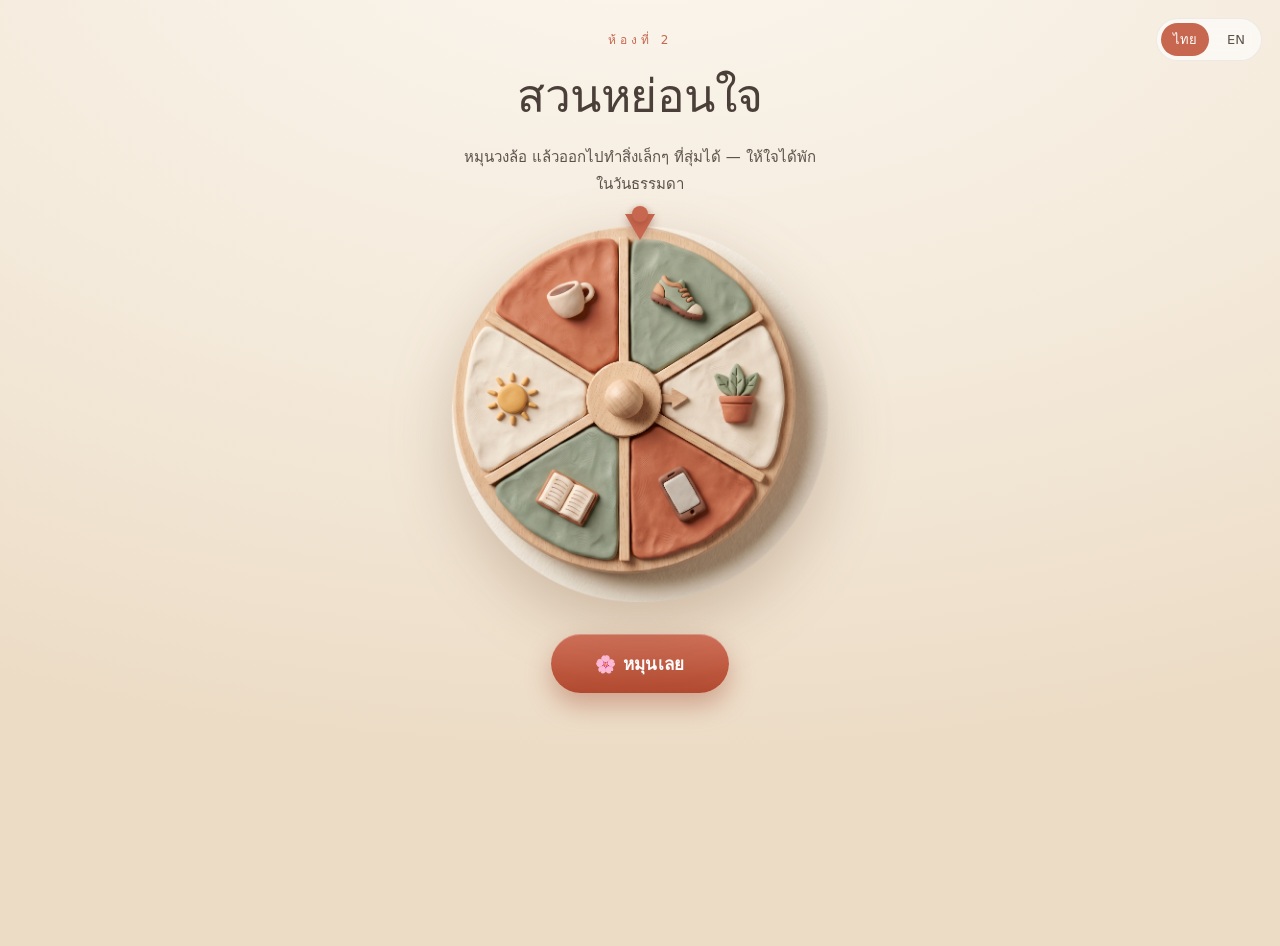
<file: team/bakeoff/garden-wheel-demo.html>
<!doctype html>
<html lang="th">
<head>
<meta charset="utf-8">
<meta name="viewport" content="width=device-width, initial-scale=1">
<title>สวนหย่อนใจ — วงล้อฮีลใจ</title>
<style>
  *{margin:0;padding:0;box-sizing:border-box}
  :root{
    --terra:#C8674F; --terra-deep:#9E4A36; --coral:#E89A82;
    --cream:#F7F1E8; --sand:#EBE1D2; --ink:#4A4039; --slate:#5b524a; --sage:#8FA68E;
  }
  body{
    font-family:system-ui,-apple-system,"Segoe UI",sans-serif; color:var(--ink);
    min-height:100vh; display:flex; flex-direction:column; align-items:center;
    background:
      radial-gradient(120% 90% at 50% -10%, #FBF6EE 0%, #F4EADB 55%, #ECDcc6 100%);
    overflow-x:hidden; position:relative;
  }
  .serif{font-family:Georgia,"Times New Roman",serif}

  /* floating petals */
  .petal{position:fixed;top:-30px;width:14px;height:14px;background:radial-gradient(circle at 30% 30%,#F6C9D4,#E89AAE);
    border-radius:60% 0 60% 0;opacity:.55;animation:fall linear infinite;pointer-events:none;z-index:0}
  @keyframes fall{0%{transform:translateY(-30px) rotate(0)}100%{transform:translateY(105vh) rotate(420deg)}}

  .wrap{position:relative;z-index:2;width:100%;max-width:520px;padding:30px 22px 60px;text-align:center}
  .lang{position:fixed;top:18px;right:18px;z-index:5;display:flex;gap:6px;background:rgba(255,255,255,.6);
    backdrop-filter:blur(8px);border:1px solid rgba(0,0,0,.06);border-radius:30px;padding:4px}
  .lang button{border:0;background:transparent;font:inherit;font-size:13px;padding:6px 12px;border-radius:24px;cursor:pointer;color:var(--slate)}
  .lang button.on{background:var(--terra);color:#fff}

  .eyebrow{font-size:12px;letter-spacing:.34em;text-transform:uppercase;color:var(--terra);margin-bottom:10px}
  h1{font-size:clamp(34px,8vw,46px);font-weight:400;letter-spacing:-.5px;margin-bottom:12px}
  .sub{font-size:15px;line-height:1.8;color:var(--slate);max-width:360px;margin:0 auto 26px}

  /* wheel */
  .stage{position:relative;width:min(82vw,380px);height:min(82vw,380px);margin:8px auto 0}
  .pointer{position:absolute;top:-10px;left:50%;transform:translateX(-50%);z-index:4;
    width:0;height:0;border-left:15px solid transparent;border-right:15px solid transparent;
    border-top:26px solid var(--terra);filter:drop-shadow(0 4px 5px rgba(120,50,30,.4))}
  .pointer::after{content:"";position:absolute;top:-34px;left:-8px;width:16px;height:16px;border-radius:50%;
    background:var(--terra);box-shadow:0 3px 6px rgba(120,50,30,.35)}
  .wheel{width:100%;height:100%;
    background:url("../../assets/images/garden-wheel.png") center/contain no-repeat;
    filter:drop-shadow(0 22px 30px rgba(120,80,50,.28));
    transition:transform 4.4s cubic-bezier(.13,.72,.12,1);
    animation:idle 6s ease-in-out infinite;}
  .stage.spinning .wheel{animation:none}
  @keyframes idle{0%,100%{transform:translateY(0)}50%{transform:translateY(-7px)}}

  .spin-btn{margin-top:30px;border:0;cursor:pointer;font:inherit;font-size:17px;font-weight:600;letter-spacing:.02em;
    color:#fff;background:linear-gradient(180deg,#D2715A,#B0492F);padding:16px 44px;border-radius:40px;
    box-shadow:0 12px 26px rgba(160,70,45,.4),inset 0 1px 0 rgba(255,255,255,.3);transition:transform .12s,box-shadow .2s}
  .spin-btn:hover{transform:translateY(-2px);box-shadow:0 16px 32px rgba(160,70,45,.46)}
  .spin-btn:active{transform:translateY(1px)}
  .spin-btn:disabled{opacity:.5;cursor:default;transform:none}

  /* result */
  .result{margin:30px auto 0;max-width:380px;background:rgba(255,255,255,.78);backdrop-filter:blur(10px);
    border:1px solid rgba(0,0,0,.05);border-radius:24px;padding:26px 24px;box-shadow:0 18px 44px rgba(120,80,50,.18);
    opacity:0;transform:translateY(16px) scale(.96);transition:opacity .5s,transform .5s;pointer-events:none}
  .result.show{opacity:1;transform:translateY(0) scale(1);pointer-events:auto}
  .result .ric{font-size:40px;margin-bottom:8px}
  .result h3{font-size:22px;font-weight:600;margin-bottom:8px}
  .result p{font-size:14.5px;line-height:1.75;color:var(--slate);margin-bottom:18px}
  .ractions{display:flex;gap:10px;justify-content:center;flex-wrap:wrap}
  .ractions button{border:0;cursor:pointer;font:inherit;font-size:13.5px;padding:11px 20px;border-radius:30px;
    background:var(--sand);color:var(--ink);transition:background .15s}
  .ractions button.primary{background:var(--terra);color:#fff}
  .ractions button:hover{filter:brightness(.97)}

  [data-en]{display:none}
  body.en [data-th]{display:none}
  body.en [data-en]{display:inline}
</style>
</head>
<body>
<div class="lang">
  <button class="on" data-set="th">ไทย</button>
  <button data-set="en">EN</button>
</div>

<div class="wrap">
  <div class="eyebrow"><span data-th>ห้องที่ 2</span><span data-en>Room 02</span></div>
  <h1 class="serif"><span data-th>สวนหย่อนใจ</span><span data-en>Chill Garden</span></h1>
  <p class="sub">
    <span data-th>หมุนวงล้อ แล้วออกไปทำสิ่งเล็กๆ ที่สุ่มได้ — ให้ใจได้พักในวันธรรมดา</span>
    <span data-en>Spin the wheel and go do the little thing it lands on — a small breath for an ordinary day.</span>
  </p>

  <div class="stage" id="stage">
    <div class="pointer"></div>
    <div class="wheel" id="wheel"></div>
  </div>

  <button class="spin-btn" id="spinBtn">
    🌸 <span data-th>หมุนเลย</span><span data-en>Spin</span>
  </button>

  <div class="result" id="result">
    <div class="ric" id="ric">✨</div>
    <h3 id="rtitle"></h3>
    <p id="rsub"></p>
    <div class="ractions">
      <button class="primary" id="again">↻ <span data-th>หมุนใหม่</span><span data-en>Spin again</span></button>
      <button id="save">🔖 <span data-th>บันทึกไว้</span><span data-en>Save</span></button>
    </div>
  </div>
</div>

<script>
// petals
for(let i=0;i<9;i++){const p=document.createElement('div');p.className='petal';
  p.style.left=Math.random()*100+'vw';p.style.animationDuration=(7+Math.random()*7)+'s';
  p.style.animationDelay=(-Math.random()*10)+'s';p.style.transform='scale('+(.6+Math.random()*.8)+')';
  document.body.appendChild(p);}

// 6 segments — center angle (clockwise from top) must match the wheel image
const ACTS=[
  {a:330, ic:'☕', th:'นั่งจิบกาแฟ/ชาอุ่นๆ คนเดียวสักแก้ว', en:'Sip a warm coffee or tea, just for you',
    sth:'ช้าลงสักครู่ ให้มือได้อุ่น ให้ใจได้พัก', sen:'Slow down a moment — warm hands, easy heart.'},
  {a:30,  ic:'👟', th:'ออกไปเดินเล่นรับลม 15 นาที', en:'Take a 15-minute walk outside',
    sth:'แค่เปลี่ยนที่หายใจ โลกก็ดูเบาลง', sen:'A change of air can lighten the whole day.'},
  {a:90,  ic:'🪴', th:'รดน้ำต้นไม้ จับดินสักหน่อย', en:'Water a plant, touch some soil',
    sth:'อะไรที่เราดูแล มักดูแลใจเรากลับ', sen:'What we tend, tends to us back.'},
  {a:150, ic:'📱', th:'โทรหาคนที่คิดถึง', en:'Call someone you miss',
    sth:'ประโยคสั้นๆ ก็ต่อใจถึงกันได้', sen:'One short hello is enough to reconnect.'},
  {a:210, ic:'📖', th:'อ่านหนังสือ/การ์ตูนที่ค้างไว้', en:'Read a few pages you left behind',
    sth:'หายไปในโลกอื่นสักพัก ไม่ผิดอะไร', sen:'It is okay to drift into another world for a while.'},
  {a:270, ic:'🌤', th:'ออกไปรับแดดอ่อนๆ', en:'Step out for some gentle sun',
    sth:'แดดเช้าฟรี และใจดีกับเราเสมอ', sen:'Morning light is free, and always kind.'},
];

const wheel=document.getElementById('wheel'), stage=document.getElementById('stage'),
      btn=document.getElementById('spinBtn'), result=document.getElementById('result');
let rot=0, spinning=false;

function spin(){
  if(spinning) return; spinning=true;
  stage.classList.add('spinning'); result.classList.remove('show'); btn.disabled=true;
  const pick=Math.floor(Math.random()*ACTS.length);
  const target=ACTS[pick];
  const base=360*5;                            // at least 5 full turns
  const want=(360 - target.a) % 360;           // land segment center under TOP pointer
  const curMod=((rot%360)+360)%360;
  let delta=base + ((want - curMod)+360)%360;
  rot+=delta;
  wheel.style.transform='rotate('+rot+'deg)';
  setTimeout(()=>{ showResult(target); spinning=false; btn.disabled=false; }, 4500);
}
function showResult(t){
  const en=document.body.classList.contains('en');
  document.getElementById('ric').textContent=t.ic;
  document.getElementById('rtitle').textContent=en? t.en : t.th;
  document.getElementById('rsub').textContent=en? t.sen : t.sth;
  result.dataset.th=t.th; result.dataset.en=t.en; result.dataset.sth=t.sth; result.dataset.sen=t.sen;
  result.classList.add('show');
}
btn.onclick=spin;
document.getElementById('again').onclick=spin;
document.getElementById('save').onclick=function(){ this.textContent='✓'; setTimeout(()=>location.reload(),600); };

// language
document.querySelectorAll('.lang button').forEach(b=>b.onclick=()=>{
  document.body.classList.toggle('en', b.dataset.set==='en');
  document.querySelectorAll('.lang button').forEach(x=>x.classList.toggle('on',x===b));
  if(result.classList.contains('show')){
    const en=document.body.classList.contains('en');
    document.getElementById('rtitle').textContent=en?result.dataset.en:result.dataset.th;
    document.getElementById('rsub').textContent=en?result.dataset.sen:result.dataset.sth;
  }
});
</script>
</body>
</html>
</file>
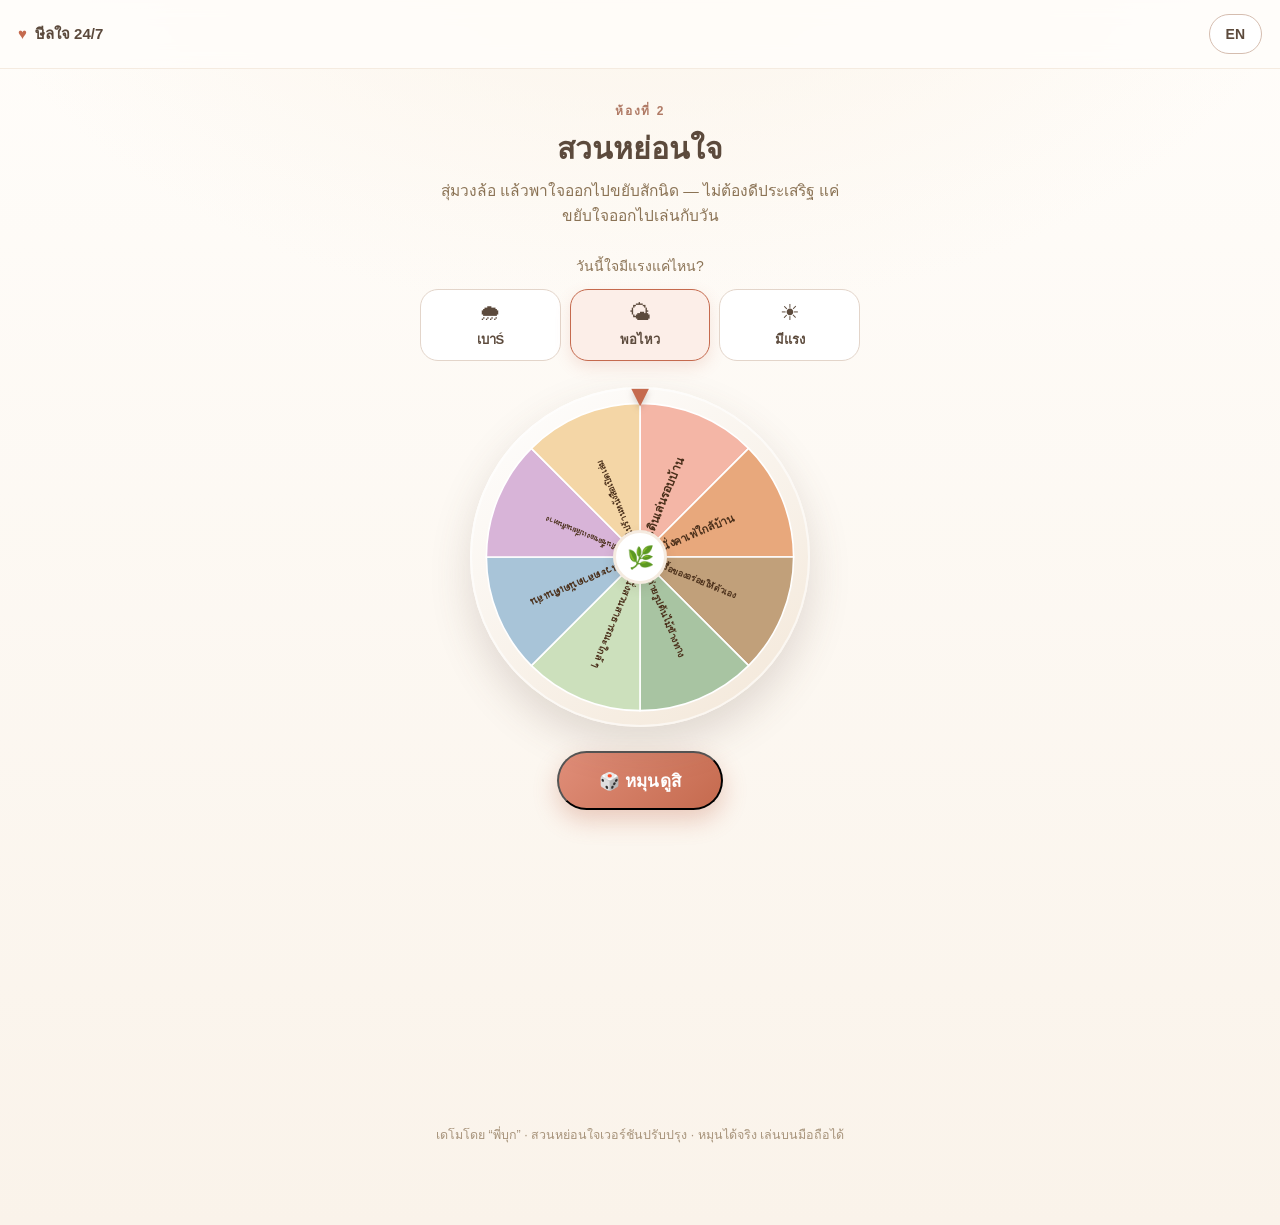
<file: team/bakeoff/head-A/garden-demo.html>
<!DOCTYPE html>
<html lang="th">
<head>
<meta charset="UTF-8">
<meta name="viewport" content="width=device-width, initial-scale=1.0">
<title>สวนหย่อนใจ — Chill Garden (เดโม พี่บุก)</title>
<style>
  /* ===== Brand tokens (ตรงกับ styles.css ของจริง) ===== */
  :root{
    --bg:#FFFFFF; --cream:#F5EBE0; --beige:#E3D5CA; --blush:#D5BDAF;
    --sage:#C0B5A0; --butter:#F0D9B5; --clay:#B07A65; --coral:#E08E79;
    --terra:#C56A4E; --ink:#5C4A3C; --ink-soft:#8B7355; --gold:#C9A961;
    --shadow:rgba(92,74,60,.12);
    --ease:cubic-bezier(.34,1.56,.64,1);
  }
  *,*::before,*::after{box-sizing:border-box;margin:0;padding:0}
  html{overflow-x:hidden;max-width:100vw}
  body{
    font-family:-apple-system,BlinkMacSystemFont,"Segoe UI","Helvetica Neue",
      "Apple SD Gothic Neo","Noto Sans Thai","Thonburi","Tahoma",sans-serif;
    color:var(--ink); line-height:1.6; overflow-x:hidden; max-width:100vw;
    background:
      radial-gradient(ellipse 90% 60% at 50% -10%, #FBF3E8 0%, transparent 60%),
      linear-gradient(180deg,#FFFDFA 0%, #FAF3EA 100%);
    min-height:100vh;
    -webkit-tap-highlight-color:transparent;
  }
  /* ===== Top bar ===== */
  .topbar{
    position:sticky; top:0; z-index:30;
    display:flex; align-items:center; justify-content:space-between;
    padding:14px 18px;
    background:rgba(255,253,250,.82);
    backdrop-filter:blur(10px); -webkit-backdrop-filter:blur(10px);
    border-bottom:1px solid var(--cream);
  }
  .brand{display:flex; align-items:center; gap:8px; font-weight:600; color:var(--ink); font-size:15px}
  .brand .heart{color:var(--terra)}
  .lang-toggle{
    min-height:40px; padding:8px 16px; border-radius:999px;
    border:1.5px solid var(--blush); background:var(--bg); color:var(--ink);
    font-weight:600; font-size:14px; transition:.25s;
  }
  .lang-toggle:active{transform:scale(.94)}
  .lang-toggle:hover{border-color:var(--clay)}

  /* ===== Layout ===== */
  .wrap{max-width:560px; margin:0 auto; padding:28px 18px 80px; text-align:center}
  .eyebrow{
    display:inline-block; font-size:12px; letter-spacing:.16em; text-transform:uppercase;
    color:var(--clay); font-weight:600; margin-bottom:10px;
  }
  h1{font-size:30px; line-height:1.2; color:var(--ink); font-weight:600; margin-bottom:12px}
  .subtitle{font-size:15.5px; color:var(--ink-soft); max-width:420px; margin:0 auto 6px}

  /* ===== Energy selector ===== */
  .energy{margin:26px auto 8px; max-width:440px}
  .energy-q{font-size:14px; color:var(--ink-soft); margin-bottom:12px}
  .energy-row{display:flex; gap:9px; justify-content:center; flex-wrap:wrap}
  .energy-btn{
    flex:1 1 0; min-width:96px; min-height:64px;
    border-radius:18px; border:1.5px solid var(--beige);
    background:var(--bg); color:var(--ink);
    padding:10px 8px; transition:.22s var(--ease);
    display:flex; flex-direction:column; align-items:center; gap:3px;
  }
  .energy-btn .emo{font-size:22px}
  .energy-btn .lab{font-size:13px; font-weight:600}
  .energy-btn:active{transform:scale(.95)}
  .energy-btn.active{
    border-color:var(--terra); background:#FCEEE8;
    box-shadow:0 6px 16px rgba(197,106,78,.16);
  }

  /* ===== Wheel ===== */
  .stage{position:relative; margin:26px auto 0; width:min(340px,86vw)}
  .pointer{
    position:absolute; top:-6px; left:50%; transform:translateX(-50%);
    font-size:30px; color:var(--terra); z-index:5;
    filter:drop-shadow(0 3px 3px rgba(92,74,60,.25));
    line-height:1;
  }
  .disc-wrap{
    width:100%; aspect-ratio:1/1; border-radius:50%;
    padding:10px; background:linear-gradient(145deg,#fff,#F3E7D8);
    box-shadow:0 18px 40px rgba(92,74,60,.18), inset 0 0 0 2px rgba(255,255,255,.6);
  }
  svg.disc{width:100%; height:100%; display:block;
    transition:transform 4.6s cubic-bezier(.13,.66,.19,1);}
  .hub{
    position:absolute; top:50%; left:50%; width:54px; height:54px;
    transform:translate(-50%,-50%);
    border-radius:50%; background:#fff; border:3px solid var(--cream);
    box-shadow:0 4px 12px var(--shadow);
    display:flex; align-items:center; justify-content:center;
    font-size:22px; z-index:4; pointer-events:none;
  }

  .spin-btn{
    margin-top:24px; min-height:54px; padding:14px 40px;
    border-radius:999px; font-size:17px; font-weight:600; color:#fff;
    background:linear-gradient(135deg,var(--coral),var(--terra));
    box-shadow:0 10px 24px rgba(197,106,78,.32); transition:.2s var(--ease);
    letter-spacing:.01em;
  }
  .spin-btn:active{transform:scale(.96)}
  .spin-btn:disabled{opacity:.55; box-shadow:none}

  /* ===== Result ===== */
  .result{
    margin:28px auto 0; max-width:440px; padding:28px 24px;
    border-radius:24px; background:rgba(255,255,255,.9);
    backdrop-filter:blur(8px); -webkit-backdrop-filter:blur(8px);
    box-shadow:0 14px 34px rgba(92,74,60,.12);
    border:1px solid #F2E6D6;
    opacity:0; transform:translateY(14px) scale(.97);
    transition:.5s var(--ease); pointer-events:none;
  }
  .result.show{opacity:1; transform:none; pointer-events:auto}
  .result-icon{font-size:34px; margin-bottom:8px}
  .result-eyebrow{font-size:13px; color:var(--clay); font-weight:600; margin-bottom:6px}
  .result-title{font-size:23px; color:var(--ink); font-weight:600; line-height:1.3; margin-bottom:10px}
  .result-sub{font-size:14.5px; color:var(--ink-soft); margin-bottom:20px}
  .result-actions{display:flex; gap:10px; justify-content:center; flex-wrap:wrap}
  .act-btn{
    min-height:46px; padding:11px 18px; border-radius:999px;
    font-size:14px; font-weight:600; transition:.2s var(--ease);
    border:1.5px solid var(--blush); background:var(--bg); color:var(--ink);
    display:inline-flex; align-items:center; gap:6px;
  }
  .act-btn:active{transform:scale(.95)}
  .act-btn.primary{
    border-color:transparent; color:#fff;
    background:linear-gradient(135deg,var(--coral),var(--terra));
    box-shadow:0 8px 18px rgba(197,106,78,.26);
  }
  .act-btn:hover{border-color:var(--clay)}

  /* saved chip note */
  .saved-note{
    margin:16px auto 0; max-width:440px; font-size:13.5px; color:var(--clay);
    background:#FCF4EC; border:1px dashed var(--blush); border-radius:14px;
    padding:10px 14px; opacity:0; transform:translateY(6px);
    transition:.35s var(--ease); display:none;
  }
  .saved-note.show{opacity:1; transform:none; display:block}

  /* gentle bloom petals on result */
  .bloom{position:fixed; pointer-events:none; font-size:18px; z-index:60;
    animation:fall 2.4s ease-in forwards;}
  @keyframes fall{
    0%{opacity:0; transform:translateY(-10px) rotate(0)}
    15%{opacity:1}
    100%{opacity:0; transform:translateY(70vh) rotate(320deg)}
  }

  .foot{margin-top:46px; font-size:12.5px; color:var(--ink-soft); opacity:.75}

  /* lang visibility */
  body[data-lang="th"] [data-en]{display:none}
  body[data-lang="en"] [data-th]{display:none}

  @media(max-width:380px){
    h1{font-size:26px}
    .energy-btn{min-width:0; flex:1 1 30%}
  }
</style>
</head>
<body data-lang="th">

  <div class="topbar">
    <div class="brand"><span class="heart">&#9829;</span>
      <span data-th>&#3625;&#3637;&#3621;&#3651;&#3592; 24/7</span><span data-en>Heal 24/7</span>
    </div>
    <button class="lang-toggle" id="langToggle">
      <span data-th>EN</span><span data-en>TH</span>
    </button>
  </div>

  <div class="wrap">
    <span class="eyebrow"><span data-th>&#3627;&#3657;&#3629;&#3591;&#3607;&#3637;&#3656; 2</span><span data-en>Room 02</span></span>
    <h1><span data-th>&#3626;&#3623;&#3609;&#3627;&#3618;&#3656;&#3629;&#3609;&#3651;&#3592;</span><span data-en>Chill Garden</span></h1>
    <p class="subtitle">
      <span data-th>&#3626;&#3640;&#3656;&#3617;&#3623;&#3591;&#3621;&#3657;&#3629; &#3649;&#3621;&#3657;&#3623;&#3614;&#3634;&#3651;&#3592;&#3629;&#3629;&#3585;&#3652;&#3611;&#3586;&#3618;&#3633;&#3610;&#3626;&#3633;&#3585;&#3609;&#3636;&#3604; &#8212; &#3652;&#3617;&#3656;&#3605;&#3657;&#3629;&#3591;&#3604;&#3637;&#3611;&#3619;&#3632;&#3648;&#3626;&#3619;&#3636;&#3600; &#3649;&#3588;&#3656;&#3586;&#3618;&#3633;&#3610;&#3651;&#3592;&#3629;&#3629;&#3585;&#3652;&#3611;&#3648;&#3621;&#3656;&#3609;&#3585;&#3633;&#3610;&#3623;&#3633;&#3609;</span>
      <span data-en>Spin, then go let your heart out a little. No pressure &#8212; just nudge yourself out to play.</span>
    </p>

    <!-- ENERGY SELECTOR -->
    <div class="energy">
      <div class="energy-q">
        <span data-th>&#3623;&#3633;&#3609;&#3609;&#3637;&#3657;&#3651;&#3592;&#3617;&#3637;&#3649;&#3619;&#3591;&#3649;&#3588;&#3656;&#3652;&#3627;&#3609;?</span>
        <span data-en>How much energy does your heart have today?</span>
      </div>
      <div class="energy-row" id="energyRow">
        <button class="energy-btn" data-energy="low">
          <span class="emo">&#127783;</span>
          <span class="lab"><span data-th>&#3648;&#3610;&#3634;&#346;</span><span data-en>Gentle</span></span>
        </button>
        <button class="energy-btn active" data-energy="mid">
          <span class="emo">&#127780;</span>
          <span class="lab"><span data-th>&#3614;&#3629;&#3652;&#3627;&#3623;</span><span data-en>Okay</span></span>
        </button>
        <button class="energy-btn" data-energy="high">
          <span class="emo">&#9728;</span>
          <span class="lab"><span data-th>&#3617;&#3637;&#3649;&#3619;&#3591;</span><span data-en>Got it</span></span>
        </button>
      </div>
    </div>

    <!-- WHEEL -->
    <div class="stage">
      <div class="pointer">&#9660;</div>
      <div class="disc-wrap">
        <svg class="disc" id="disc" viewBox="0 0 400 400" xmlns="http://www.w3.org/2000/svg"></svg>
      </div>
      <div class="hub">&#127807;</div>
    </div>

    <button class="spin-btn" id="spinBtn">
      &#127922; <span data-th>&#3627;&#3617;&#3640;&#3609;&#3604;&#3641;&#3626;&#3636;</span><span data-en>Spin</span>
    </button>

    <!-- RESULT -->
    <div class="result" id="result">
      <div class="result-icon">&#10024;</div>
      <div class="result-eyebrow">
        <span data-th>&#3623;&#3633;&#3609;&#3609;&#3637;&#3657;&#3621;&#3629;&#3591;&#3604;&#3641;&#3652;&#3627;&#3617;</span><span data-en>How about this today</span>
      </div>
      <div class="result-title" id="resultTitle"></div>
      <div class="result-sub">
        <span data-th>&#3652;&#3617;&#3656;&#3605;&#3657;&#3629;&#3591;&#3607;&#3635;&#3651;&#3627;&#3657;&#3604;&#3637; &#3649;&#3588;&#3656;&#3621;&#3629;&#3591;&#3629;&#3629;&#3585;&#3652;&#3611;&#3651;&#3627;&#3657;&#3651;&#3592;&#3652;&#3604;&#3657;&#3586;&#3618;&#3633;&#3610;&#3604;&#3641;&#3585;&#3655;&#3614;&#3629;</span>
        <span data-en>It doesn't have to go well &#8212; just letting your heart move is enough.</span>
      </div>
      <div class="result-actions">
        <button class="act-btn primary" id="againBtn">&#8635; <span data-th>&#3627;&#3617;&#3640;&#3609;&#3651;&#3627;&#3617;&#3656;</span><span data-en>Spin again</span></button>
        <button class="act-btn" id="saveBtn">&#128278; <span data-th>&#3648;&#3585;&#3655;&#3610;&#3651;&#3626;&#3656;&#3651;&#3592;</span><span data-en>Keep it</span></button>
        <button class="act-btn" id="photoBtn">&#128247; <span data-th>&#3606;&#3656;&#3634;&#3618;&#3619;&#3641;&#3611;&#3649;&#3594;&#3619;&#3660;</span><span data-en>Photo &amp; share</span></button>
      </div>
    </div>

    <div class="saved-note" id="savedNote"></div>

    <p class="foot">
      <span data-th>เดโมโดย &#8220;พี่บุก&#8221; &#183; สวนหย่อนใจเวอร์ชันปรับปรุง &#183; หมุนได้จริง เล่นบนมือถือได้</span>
      <span data-en>Demo by &#8220;Phi Buk&#8221; &#183; reworked Chill Garden &#183; really spins, mobile-ready</span>
    </p>
  </div>

<script>
(function(){
  // ===== Activities by energy level (TH + EN), inclusive of every mood =====
  var LISTS = {
    low: [
      {th:'มองท้องฟ้า 1 นาที',          en:'Watch the sky for a minute'},
      {th:'ชงเครื่องดื่มอุ่น ๆ',         en:'Make a warm drink'},
      {th:'เปิดเพลงเก่าที่เคยชอบ',       en:'Play an old song you loved'},
      {th:'ยืดเส้นยืดสายช้า ๆ',          en:'Stretch slowly'},
      {th:'รดน้ำต้นไม้สักต้น',          en:'Water one plant'},
      {th:'นั่งริมหน้าต่างเฉย ๆ',        en:'Sit by the window, just be'},
      {th:'เขียนสิ่งดีวันนี้ 1 อย่าง',    en:'Note one good thing today'},
      {th:'นอนกอดหมอนงีบสั้น ๆ',        en:'Nap with a pillow hug'}
    ],
    mid: [
      {th:'เดินเล่นรอบบ้าน',            en:'Walk around the block'},
      {th:'นั่งคาเฟ่ใกล้บ้าน',          en:'Sit at a café nearby'},
      {th:'ซื้อของอร่อยให้ตัวเอง',      en:'Buy yourself a treat'},
      {th:'ถ่ายรูปต้นไม้ข้างทาง',       en:'Photograph a roadside plant'},
      {th:'นั่งสวนสาธารณะใกล้ ๆ',       en:'Sit in a nearby park'},
      {th:'แวะตลาดนัดเดินเล่น',         en:'Wander a local market'},
      {th:'เดินซื้อของเปลี่ยนเส้นทาง',   en:'Take a new route to the shop'},
      {th:'ไปร้านหนังสือเปิดเล่ม',       en:'Browse a bookshop'}
    ],
    high: [
      {th:'โทรชวนเพื่อนไปกินข้าว',       en:'Call a friend for a meal'},
      {th:'ไปที่ใหม่ที่ไม่เคยไป',        en:'Go somewhere new'},
      {th:'ปั่นจักรยานเล่น',           en:'Go for a bike ride'},
      {th:'ไปดูหนังสักเรื่อง',          en:'Catch a movie'},
      {th:'เดินห้าง/ตลาดยาว ๆ',         en:'Roam a mall or big market'},
      {th:'ออกทริปสั้น ๆ ใกล้เมือง',     en:'Take a short day trip'},
      {th:'ชวนเพื่อนไปคาเฟ่ใหม่',        en:'Take a friend to a new café'},
      {th:'ไปงานอีเวนต์/นิทรรศการ',      en:'Hit an event or exhibition'}
    ]
  };
  var COLORS = ['#F4B6A6','#E8A87C','#C1A07A','#A8C4A2','#CCE0BC','#A8C4D8','#D8B4D8','#F4D6A6'];

  var body = document.body;
  var disc = document.getElementById('disc');
  var spinBtn = document.getElementById('spinBtn');
  var result = document.getElementById('result');
  var resultTitle = document.getElementById('resultTitle');
  var againBtn = document.getElementById('againBtn');
  var saveBtn = document.getElementById('saveBtn');
  var photoBtn = document.getElementById('photoBtn');
  var savedNote = document.getElementById('savedNote');

  var energy = 'mid';
  var rotation = 0;
  var spinning = false;
  var lastWin = null;

  function lang(){ return body.getAttribute('data-lang'); }
  function label(item){ return lang()==='en' ? item.en : item.th; }
  function activities(){ return LISTS[energy]; }

  function drawWheel(){
    var list = activities();
    var n = list.length;
    var cx=200, cy=200, r=192, slice=360/n;
    var svg = '';
    for(var i=0;i<n;i++){
      var a0=(i*slice-90)*Math.PI/180, a1=((i+1)*slice-90)*Math.PI/180;
      var x1=cx+r*Math.cos(a0), y1=cy+r*Math.sin(a0);
      var x2=cx+r*Math.cos(a1), y2=cy+r*Math.sin(a1);
      var large = slice>180?1:0;
      svg += '<path d="M'+cx+' '+cy+' L'+x1+' '+y1+' A'+r+' '+r+' 0 '+large+' 1 '+x2+' '+y2+' Z" fill="'+COLORS[i%COLORS.length]+'" stroke="#fff" stroke-width="2"/>';
      // radial label from near center outward
      var midDeg = i*slice + slice/2 - 90;
      var midRad = midDeg*Math.PI/180;
      var innerR = 30;
      var lx = cx+innerR*Math.cos(midRad), ly = cy+innerR*Math.sin(midRad);
      var raw = label(list[i]);
      var fontSize = Math.min(15, Math.max(9, Math.floor(150/(raw.length*0.62))));
      svg += '<text x="'+lx+'" y="'+ly+'" fill="#4a2f1a" font-size="'+fontSize+'" font-weight="600" '
           + 'text-anchor="start" dominant-baseline="middle" '
           + 'transform="rotate('+midDeg+' '+lx+' '+ly+')" '
           + 'font-family="-apple-system,BlinkMacSystemFont,Noto Sans Thai,Tahoma,sans-serif">'
           + escapeXml(raw) + '</text>';
    }
    disc.innerHTML = svg;
  }

  function escapeXml(s){
    return s.replace(/&/g,'&amp;').replace(/</g,'&lt;').replace(/>/g,'&gt;');
  }

  function spin(){
    if(spinning) return;
    spinning = true;
    spinBtn.disabled = true;
    result.classList.remove('show');
    savedNote.classList.remove('show');
    var list = activities();
    var n = list.length;
    var winner = Math.floor(Math.random()*n);
    var slice = 360/n;
    var targetDeg = 360 - (winner*slice + slice/2);
    var turns = 5 + Math.random()*2;
    rotation += turns*360 + (targetDeg - (rotation%360));
    disc.style.transform = 'rotate('+rotation+'deg)';
    setTimeout(function(){
      lastWin = list[winner];
      resultTitle.textContent = label(lastWin);
      result.classList.add('show');
      spinning = false;
      spinBtn.disabled = false;
      bloom();
      result.scrollIntoView({behavior:'smooth', block:'center'});
    }, 4650);
  }

  // gentle petal bloom (no external assets)
  function bloom(){
    var petals = ['\u{1F33F}','✨','\u{1F343}','\u{1F338}'];
    for(var i=0;i<14;i++){
      (function(i){
        setTimeout(function(){
          var s = document.createElement('div');
          s.className='bloom';
          s.textContent = petals[i%petals.length];
          s.style.left = (Math.random()*100)+'vw';
          s.style.top = '-20px';
          document.body.appendChild(s);
          setTimeout(function(){ s.remove(); }, 2500);
        }, i*70);
      })(i);
    }
  }

  function flashNote(thMsg, enMsg){
    savedNote.textContent = lang()==='en' ? enMsg : thMsg;
    savedNote.classList.add('show');
  }

  // ===== Energy buttons =====
  document.getElementById('energyRow').addEventListener('click', function(e){
    var btn = e.target.closest('.energy-btn');
    if(!btn) return;
    document.querySelectorAll('.energy-btn').forEach(function(b){ b.classList.remove('active'); });
    btn.classList.add('active');
    energy = btn.getAttribute('data-energy');
    result.classList.remove('show');
    savedNote.classList.remove('show');
    drawWheel();
  });

  // ===== Spin / again =====
  spinBtn.addEventListener('click', spin);
  againBtn.addEventListener('click', function(){
    result.classList.remove('show');
    savedNote.classList.remove('show');
    spin();
  });

  // ===== Keep it (demo: just a warm confirmation) =====
  saveBtn.addEventListener('click', function(){
    if(!lastWin) return;
    flashNote('เก็บ “'+lastWin.th+'” ใส่ใจไว้แล้ว \u{1F49B} (ในเว็บจริงจะไปอยู่ในกล่อง \u{1F516} ของเธอ)',
              'Kept “'+lastWin.en+'” \u{1F49B} (in the real site it lands in your \u{1F516} collection)');
  });

  // ===== Photo & share =====
  photoBtn.addEventListener('click', function(){
    if(!lastWin) return;
    var text = lang()==='en'
      ? 'Today my heart is heading out to: '+lastWin.en+' \u{1F33F} — Heal 24/7'
      : 'วันนี้ใจฉันจะออกไป: '+lastWin.th+' \u{1F33F} — ฮีลใจ 24/7';
    if(navigator.share){
      navigator.share({text:text}).catch(function(){});
    } else {
      try{
        navigator.clipboard.writeText(text);
        flashNote('ก๊อปข้อความไว้ให้แล้ว — เอาไปแปะคู่รูปกิจกรรมของเธอได้เลย \u{1F4F7}',
                  'Copied the caption — pair it with your activity photo \u{1F4F7}');
      }catch(_){
        flashNote('ถ่ายรูปตอนทำกิจกรรมแล้วแชร์ได้เลยนะ \u{1F4F7}',
                  'Snap a photo while you do it, then share \u{1F4F7}');
      }
    }
  });

  // ===== Language toggle =====
  document.getElementById('langToggle').addEventListener('click', function(){
    body.setAttribute('data-lang', lang()==='th' ? 'en' : 'th');
    drawWheel();
    if(lastWin && result.classList.contains('show')){
      resultTitle.textContent = label(lastWin);
    }
  });

  // init
  drawWheel();
})();
</script>
</body>
</html>
</file>
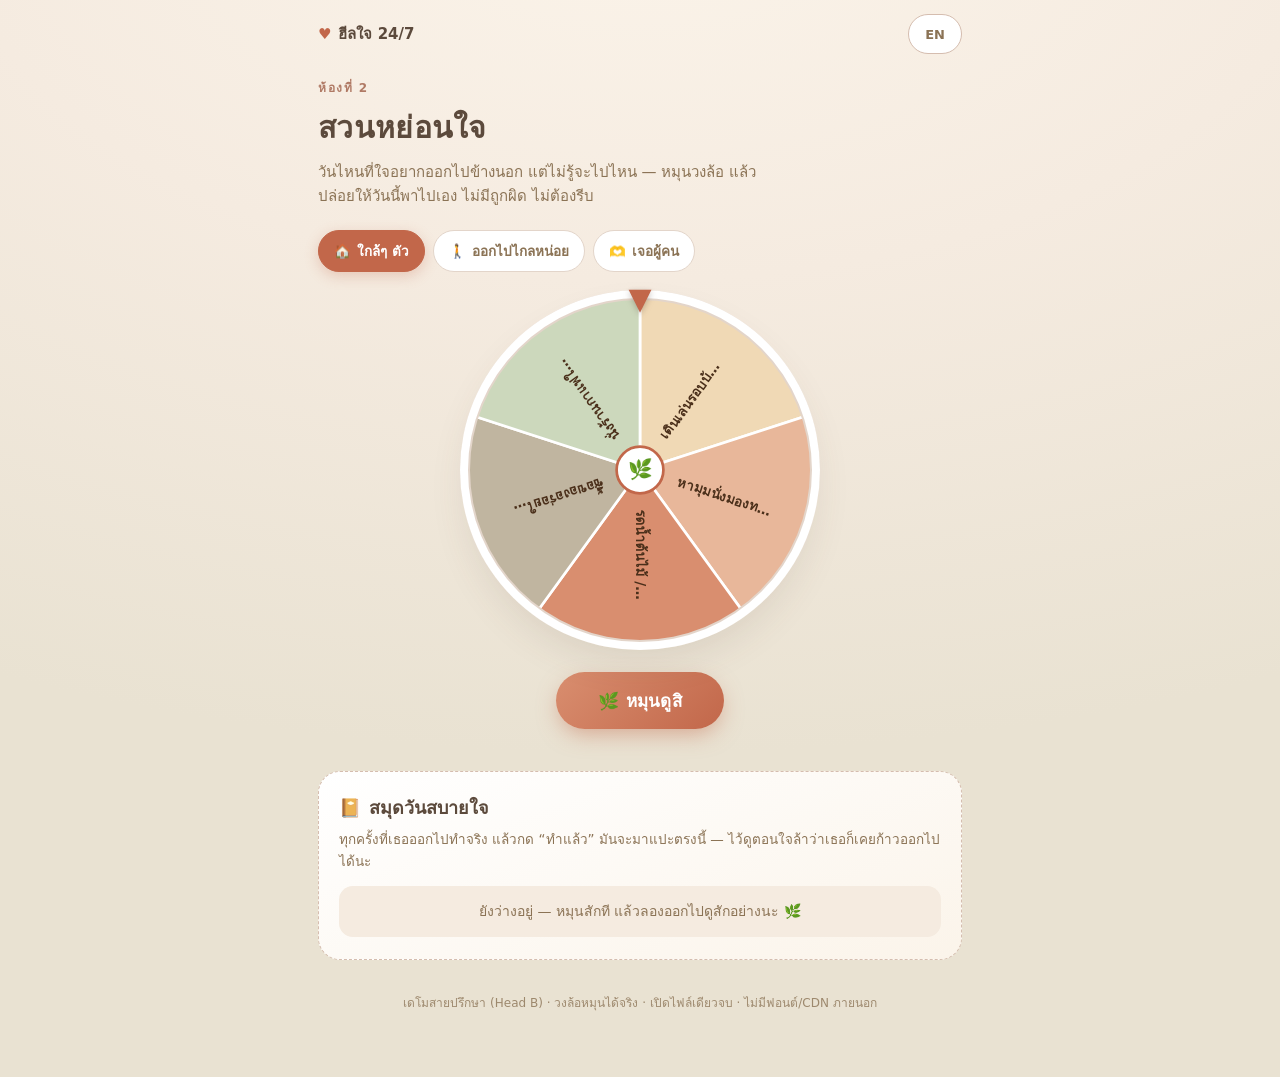
<file: team/bakeoff/head-B/garden-demo.html>
<!DOCTYPE html>
<html lang="th">
<head>
<meta charset="UTF-8">
<meta name="viewport" content="width=device-width, initial-scale=1.0">
<title>สวนหย่อนใจ (เวอร์ชันใหม่) — Chill Garden · Head B demo</title>
<style>
  /* ===== Brand palette (จาก styles.css :root + เพิ่มโทน coral/terracotta) ===== */
  :root{
    --bg:#FFFFFF;
    --cream:#F5EBE0;
    --beige:#E3D5CA;
    --blush:#D5BDAF;
    --sage:#C0B5A0;
    --butter:#F0D9B5;
    --clay:#B07A65;
    --coral:#D98E6F;
    --terra:#C2674A;
    --ink:#5C4A3C;
    --ink-soft:#8B7355;
    --gold:#C9A961;
    --shadow:rgba(92,74,60,.14);
    --ease:cubic-bezier(.4,0,.2,1);
  }
  *,*::before,*::after{box-sizing:border-box;margin:0;padding:0}
  html{max-width:100vw;overflow-x:hidden;touch-action:manipulation}
  body{
    font-family:-apple-system,BlinkMacSystemFont,"Segoe UI","Sukhumvit Set","Thonburi",system-ui,"Helvetica Neue",sans-serif;
    color:var(--ink);
    /* สวนยามเช้า: ครีม → เขียวอ่อน */
    background:
      radial-gradient(120% 80% at 50% -10%, #FBF4EA 0%, #F5EBE0 45%, #E9E2D2 100%);
    min-height:100vh;
    line-height:1.6;
    -webkit-font-smoothing:antialiased;
  }
  /* ===== Top bar ===== */
  .topbar{
    display:flex;align-items:center;justify-content:space-between;
    padding:14px 18px;max-width:680px;margin:0 auto;
  }
  .brand{display:flex;align-items:center;gap:7px;font-weight:600;font-size:15px}
  .brand .hh{color:var(--terra)}
  .lang-toggle{
    border:1px solid var(--blush);background:var(--bg);color:var(--ink-soft);
    border-radius:999px;padding:7px 16px;font-size:13px;font-weight:600;
    cursor:pointer;min-height:40px;transition:all .25s var(--ease);
    font-family:inherit;
  }
  .lang-toggle:active{transform:scale(.96)}
  .lang-toggle:hover{background:var(--cream);border-color:var(--clay);color:var(--ink)}

  /* ===== Shell ===== */
  .wrap{max-width:680px;margin:0 auto;padding:6px 18px 64px}
  .eyebrow{
    display:inline-block;font-size:12px;letter-spacing:1.5px;text-transform:uppercase;
    color:var(--clay);font-weight:600;margin-bottom:6px;
  }
  h1.room-title{font-size:30px;font-weight:700;color:var(--ink);letter-spacing:.3px}
  .room-sub{color:var(--ink-soft);font-size:15px;margin:8px 0 4px;max-width:30em}

  /* ===== Category filter ===== */
  .cats{display:flex;gap:8px;flex-wrap:wrap;margin:22px 0 4px}
  .cat{
    border:1px solid var(--beige);background:var(--bg);color:var(--ink-soft);
    border-radius:999px;padding:9px 15px;font-size:13.5px;font-weight:600;
    cursor:pointer;min-height:40px;transition:all .25s var(--ease);
    display:flex;align-items:center;gap:6px;font-family:inherit;
  }
  .cat:hover{border-color:var(--clay)}
  .cat.active{background:var(--terra);border-color:var(--terra);color:#fff;box-shadow:0 4px 14px rgba(194,103,74,.28)}

  /* ===== Wheel stage ===== */
  .stage{display:flex;flex-direction:column;align-items:center;margin-top:18px}
  .wheel-frame{position:relative;width:min(86vw,360px);aspect-ratio:1}
  .pointer{
    position:absolute;top:-6px;left:50%;transform:translateX(-50%);
    z-index:3;font-size:30px;color:var(--terra);
    filter:drop-shadow(0 2px 3px rgba(92,74,60,.35));line-height:1;
  }
  .disc-shadow{
    position:absolute;inset:0;border-radius:50%;
    box-shadow:0 18px 40px -10px var(--shadow), inset 0 0 0 8px #fff,
               inset 0 0 0 10px var(--beige);
    pointer-events:none;z-index:2;
  }
  svg.disc{
    width:100%;height:100%;display:block;border-radius:50%;
    transition:transform 4.4s cubic-bezier(.15,.85,.18,1);
    will-change:transform;
  }
  .spin-btn{
    margin-top:22px;
    border:none;border-radius:999px;cursor:pointer;font-family:inherit;
    background:linear-gradient(135deg,var(--coral),var(--terra));
    color:#fff;font-weight:700;font-size:17px;letter-spacing:.3px;
    padding:15px 42px;min-height:54px;
    box-shadow:0 8px 22px -4px rgba(194,103,74,.5);
    transition:transform .2s var(--ease),box-shadow .2s var(--ease);
  }
  .spin-btn:hover{box-shadow:0 12px 28px -4px rgba(194,103,74,.6)}
  .spin-btn:active{transform:scale(.95)}
  .spin-btn:disabled{opacity:.55;cursor:default;box-shadow:none}

  /* ===== Result card ===== */
  .result{
    margin-top:22px;width:100%;max-width:420px;
    background:var(--bg);border:1px solid var(--beige);
    border-radius:22px;padding:24px 22px;text-align:center;
    box-shadow:0 14px 36px -16px var(--shadow);
    animation:rise .5s var(--ease);
  }
  @keyframes rise{from{opacity:0;transform:translateY(14px)}to{opacity:1;transform:none}}
  .result[hidden]{display:none}
  .result .ic{font-size:34px}
  .result .pick{font-size:23px;font-weight:700;color:var(--ink);margin:6px 0 8px;line-height:1.35}
  .result .why{
    font-size:14.5px;color:var(--ink-soft);background:var(--cream);
    border-radius:14px;padding:11px 14px;margin-bottom:16px;
  }
  .result .why b{color:var(--terra);font-weight:600}
  .actions{display:flex;gap:10px;flex-wrap:wrap;justify-content:center}
  .btn{
    border-radius:999px;cursor:pointer;font-family:inherit;font-weight:600;
    font-size:14px;padding:11px 18px;min-height:46px;transition:all .2s var(--ease);
    border:1px solid var(--beige);background:var(--bg);color:var(--ink);
    display:inline-flex;align-items:center;gap:6px;
  }
  .btn:active{transform:scale(.96)}
  .btn:hover{background:var(--cream)}
  .btn.primary{background:var(--sage);border-color:var(--sage);color:#fff}
  .btn.primary:hover{background:#b0a589}
  .btn.ghost{background:transparent;border-color:transparent;color:var(--ink-soft)}

  /* ===== Passport / collection ===== */
  .passport{
    margin-top:42px;background:linear-gradient(160deg,#fff,#FBF4EA);
    border:1px dashed var(--blush);border-radius:22px;padding:22px 20px;
  }
  .passport h2{font-size:18px;color:var(--ink);display:flex;align-items:center;gap:8px}
  .passport .ps{font-size:13.5px;color:var(--ink-soft);margin:6px 0 14px}
  .stamps{display:flex;flex-direction:column;gap:9px}
  .empty{
    text-align:center;color:var(--ink-soft);font-size:14px;
    padding:14px;background:var(--cream);border-radius:14px;
  }
  .stamp{
    display:flex;align-items:center;gap:12px;
    background:var(--bg);border:1px solid var(--beige);border-radius:14px;
    padding:11px 14px;animation:rise .4s var(--ease);
  }
  .stamp .seal{
    flex:0 0 auto;width:38px;height:38px;border-radius:50%;
    background:var(--butter);display:flex;align-items:center;justify-content:center;
    font-size:19px;border:2px solid var(--gold);
  }
  .stamp .txt{flex:1;min-width:0}
  .stamp .txt .t{font-weight:600;font-size:14.5px;color:var(--ink);line-height:1.3}
  .stamp .txt .d{font-size:12px;color:var(--ink-soft)}
  .count-pill{
    margin-left:auto;background:var(--terra);color:#fff;font-size:12px;font-weight:700;
    border-radius:999px;padding:3px 10px;
  }

  /* toast */
  .toast{
    position:fixed;left:50%;bottom:26px;transform:translateX(-50%) translateY(20px);
    background:var(--ink);color:#fff;padding:12px 20px;border-radius:999px;
    font-size:14px;font-weight:500;opacity:0;pointer-events:none;
    transition:all .35s var(--ease);z-index:50;box-shadow:0 8px 24px var(--shadow);
    max-width:90vw;text-align:center;
  }
  .toast.show{opacity:1;transform:translateX(-50%) translateY(0)}

  .footnote{margin-top:34px;text-align:center;color:var(--ink-soft);font-size:12px;opacity:.8}

  /* lang visibility */
  body[data-lang="th"] [data-en]{display:none}
  body[data-lang="en"] [data-th]{display:none}

  @media(max-width:420px){
    h1.room-title{font-size:25px}
    .spin-btn{width:100%;justify-content:center}
  }
</style>
</head>
<body data-lang="th">

  <div class="topbar">
    <div class="brand"><span class="hh">&#9829;</span>
      <span data-th>ฮีลใจ 24/7</span><span data-en>Heal 24/7</span>
    </div>
    <button class="lang-toggle" id="langToggle">
      <span data-th>EN</span><span data-en>TH</span>
    </button>
  </div>

  <div class="wrap">
    <span class="eyebrow"><span data-th>ห้องที่ 2</span><span data-en>Room 02</span></span>
    <h1 class="room-title"><span data-th>สวนหย่อนใจ</span><span data-en>Chill Garden</span></h1>
    <p class="room-sub">
      <span data-th>วันไหนที่ใจอยากออกไปข้างนอก แต่ไม่รู้จะไปไหน — หมุนวงล้อ แล้วปล่อยให้วันนี้พาไปเอง ไม่มีถูกผิด ไม่ต้องรีบ</span>
      <span data-en>For days your heart wants to go out but doesn't know where — spin the wheel and let today decide. No right or wrong, no rush.</span>
    </p>

    <!-- Category filter -->
    <div class="cats" id="cats">
      <button class="cat active" data-cat="near">🏠 <span data-th>ใกล้ๆ ตัว</span><span data-en>Close by</span></button>
      <button class="cat" data-cat="far">🚶 <span data-th>ออกไปไกลหน่อย</span><span data-en>A bit further</span></button>
      <button class="cat" data-cat="people">🫶 <span data-th>เจอผู้คน</span><span data-en>With people</span></button>
    </div>

    <!-- Wheel -->
    <div class="stage">
      <div class="wheel-frame">
        <div class="pointer">▼</div>
        <div class="disc-shadow"></div>
        <svg class="disc" id="disc" viewBox="0 0 400 400" xmlns="http://www.w3.org/2000/svg"></svg>
      </div>
      <button class="spin-btn" id="spinBtn">
        🌿 <span data-th>หมุนดูสิ</span><span data-en>Spin it</span>
      </button>
    </div>

    <!-- Result -->
    <div class="result" id="result" hidden>
      <div class="ic">✨</div>
      <div class="pick" id="pick"></div>
      <div class="why" id="why"></div>
      <div class="actions">
        <button class="btn primary" id="didIt">
          ✓ <span data-th>ทำแล้ว เก็บไว้ในสมุด</span><span data-en>Did it — keep it</span>
        </button>
        <button class="btn" id="again">
          ↻ <span data-th>หมุนใหม่</span><span data-en>Spin again</span>
        </button>
      </div>
    </div>

    <!-- Passport / collection -->
    <div class="passport">
      <h2>📔 <span data-th>สมุดวันสบายใจ</span><span data-en>My calm-day book</span></h2>
      <p class="ps">
        <span data-th>ทุกครั้งที่เธอออกไปทำจริง แล้วกด “ทำแล้ว” มันจะมาแปะตรงนี้ — ไว้ดูตอนใจล้าว่าเธอก็เคยก้าวออกไปได้นะ</span>
        <span data-en>Every time you actually go do it and tap “Did it”, it lands here — to look back on when you're tired and remember you can step out.</span>
      </p>
      <div class="stamps" id="stamps">
        <div class="empty" id="empty">
          <span data-th>ยังว่างอยู่ — หมุนสักที แล้วลองออกไปดูสักอย่างนะ 🌿</span>
          <span data-en>Still empty — spin once and try stepping out 🌿</span>
        </div>
      </div>
    </div>

    <p class="footnote">
      <span data-th>เดโมสายปรึกษา (Head B) · วงล้อหมุนได้จริง · เปิดไฟล์เดียวจบ · ไม่มีฟอนต์/CDN ภายนอก</span>
      <span data-en>Head B demo · real spinning wheel · single self-contained file · no external fonts/CDN</span>
    </p>
  </div>

  <div class="toast" id="toast"></div>

<script>
(function(){
  var body=document.body;

  /* ---------- activity data: TH/EN + a warm "why" ---------- */
  var DATA={
    near:[
      {th:'เดินเล่นรอบบ้าน 10 นาที', en:'Walk around the block, 10 min', wth:'ขยับตัวเบาๆ ช่วยให้หัวโล่งขึ้นโดยไม่ต้องคิดอะไรมาก', wen:'A gentle move clears the head without needing a plan'},
      {th:'หามุมนั่งมองท้องฟ้า', en:'Find a spot and watch the sky', wth:'ให้สายตาได้พักจากจอ แค่นี้ใจก็เบาขึ้น', wen:'Letting your eyes rest from screens lightens things'},
      {th:'รดน้ำต้นไม้ / ดูใบไม้สักต้น', en:'Water a plant or really look at one', wth:'ของที่ค่อยๆ โต เตือนเราว่าไม่ต้องรีบก็ได้', wen:'Slow-growing things remind us we don\'t have to rush'},
      {th:'ซื้อของอร่อยให้ตัวเอง 1 อย่าง', en:'Buy yourself one small treat', wth:'ดูแลตัวเองเล็กๆ ก็นับว่าใจดีกับตัวเองแล้ว', wen:'A tiny kindness to yourself still counts'},
      {th:'นั่งร้านกาแฟใกล้บ้านคนเดียว', en:'Sit at a nearby café, solo', wth:'อยู่ท่ามกลางผู้คนเงียบๆ บางทีก็อุ่นใจกว่าอยู่คนเดียวในห้อง', wen:'Quiet company can feel warmer than an empty room'},
    ],
    far:[
      {th:'นั่งรถไฟฟ้า/รถเมล์ไปสุดสาย', en:'Ride transit to the last stop', wth:'เปลี่ยนวิวสักหน่อย ใจก็ได้ออกจากที่เดิม', wen:'A change of scene lets the mind leave its loop'},
      {th:'ไปสวนสาธารณะที่ไม่เคยไป', en:'Visit a park you\'ve never been to', wth:'ที่ใหม่ๆ ทำให้เราได้เป็นตัวเองแบบไม่มีใครคาดหวัง', wen:'New places let you be yourself with no expectations'},
      {th:'เดินตลาด/ร้านหนังสือมือสอง', en:'Wander a market or used-book shop', wth:'เดินดูเฉยๆ ไม่ต้องซื้อ ก็เป็นการพักอย่างหนึ่ง', wen:'Browsing with no goal is its own kind of rest'},
      {th:'ปั่นจักรยานเล่นเส้นทางใหม่', en:'Bike a new route for fun', wth:'ลมปะทะหน้านิดๆ ช่วยปลุกตัวเราที่หลับไป', wen:'A little wind on your face wakes the parts that dozed off'},
      {th:'ไปดูพระอาทิตย์ตกสักที่', en:'Go catch a sunset somewhere', wth:'บางวันแค่ได้เห็นฟ้าเปลี่ยนสี ก็พอจะหายใจได้เต็มปอด', wen:'Some days, watching the sky change color is enough'},
    ],
    people:[
      {th:'โทรหาคนที่ไม่ได้คุยนาน', en:'Call someone you miss', wth:'ไม่ต้องมีเรื่องสำคัญก็โทรได้ — แค่ “คิดถึง” ก็พอ', wen:'You don\'t need a reason — “I miss you” is enough'},
      {th:'ชวนเพื่อนกินข้าวร้านใหม่', en:'Take a friend to a new spot to eat', wth:'แบ่งมื้อกับใครสักคน ทำให้วันธรรมดาอุ่นขึ้น', wen:'Sharing a meal warms up an ordinary day'},
      {th:'ทักเพื่อนเก่าไปสั้นๆ', en:'Send an old friend a short hello', wth:'ความสัมพันธ์ดีๆ ไม่ได้หายไป แค่รอใครเริ่มก่อน', wen:'Good ties don\'t vanish — they wait for someone to start'},
      {th:'ไปงานที่มีคนเยอะๆ สักงาน', en:'Go to an event with a crowd', wth:'อยู่ในพลังของคนหมู่มาก บางทีก็ชาร์จใจได้ดี', wen:'A buzzing crowd can recharge you'},
      {th:'ทักทายคนขายของที่ซื้อประจำ', en:'Chat with a vendor you buy from', wth:'บทสนทนาเล็กๆ กับคนแปลกหน้า เตือนว่าโลกยังใจดี', wen:'Tiny talk with a stranger reminds you the world is kind'},
    ]
  };

  var WHEEL_COLORS=['#F0D9B5','#E8B79A','#D98E6F','#C0B5A0','#CCD8BC','#E3D5CA'];

  var disc=document.getElementById('disc');
  var spinBtn=document.getElementById('spinBtn');
  var result=document.getElementById('result');
  var pickEl=document.getElementById('pick');
  var whyEl=document.getElementById('why');
  var didItBtn=document.getElementById('didIt');
  var againBtn=document.getElementById('again');
  var stampsEl=document.getElementById('stamps');
  var emptyEl=document.getElementById('empty');
  var toastEl=document.getElementById('toast');

  var cat='near';
  var rotation=0;
  var spinning=false;
  var lastWin=null;
  var collection=[];
  var SVGNS='http://www.w3.org/2000/svg';

  function lang(){return body.getAttribute('data-lang');}
  function t(o){return lang()==='en'?o.en:o.th;}
  function wt(o){return lang()==='en'?o.wen:o.wth;}

  function items(){return DATA[cat];}

  function drawWheel(){
    disc.innerHTML='';
    var list=items();
    var n=list.length;
    var slice=360/n, cx=200, cy=200, r=196;
    for(var i=0;i<n;i++){
      var a0=(i*slice-90)*Math.PI/180;
      var a1=((i+1)*slice-90)*Math.PI/180;
      var x1=cx+r*Math.cos(a0), y1=cy+r*Math.sin(a0);
      var x2=cx+r*Math.cos(a1), y2=cy+r*Math.sin(a1);
      var large=slice>180?1:0;
      var p=document.createElementNS(SVGNS,'path');
      p.setAttribute('d','M'+cx+' '+cy+' L'+x1+' '+y1+' A'+r+' '+r+' 0 '+large+' 1 '+x2+' '+y2+' Z');
      p.setAttribute('fill',WHEEL_COLORS[i%WHEEL_COLORS.length]);
      p.setAttribute('stroke','#fff');
      p.setAttribute('stroke-width','3');
      disc.appendChild(p);

      // radial label
      var mid=(i*slice+slice/2-90);
      var mr=mid*Math.PI/180;
      var inner=44;
      var lx=cx+inner*Math.cos(mr), ly=cy+inner*Math.sin(mr);
      var raw=t(list[i]);
      // keep wheel labels short: take a compact version
      var label=shortLabel(raw);
      var tx=document.createElementNS(SVGNS,'text');
      tx.setAttribute('x',lx); tx.setAttribute('y',ly);
      tx.setAttribute('fill','#4a2f1a');
      tx.setAttribute('font-size','15');
      tx.setAttribute('font-weight','600');
      tx.setAttribute('text-anchor','start');
      tx.setAttribute('dominant-baseline','middle');
      tx.setAttribute('transform','rotate('+mid+' '+lx+' '+ly+')');
      tx.textContent=label;
      disc.appendChild(tx);
    }
    // center hub
    var hub=document.createElementNS(SVGNS,'circle');
    hub.setAttribute('cx',cx);hub.setAttribute('cy',cy);hub.setAttribute('r',26);
    hub.setAttribute('fill','#fff');
    hub.setAttribute('stroke','#C2674A');hub.setAttribute('stroke-width','3');
    disc.appendChild(hub);
    var heart=document.createElementNS(SVGNS,'text');
    heart.setAttribute('x',cx);heart.setAttribute('y',cy+1);
    heart.setAttribute('text-anchor','middle');
    heart.setAttribute('dominant-baseline','middle');
    heart.setAttribute('font-size','22');
    heart.textContent='🌿';
    disc.appendChild(heart);
  }

  // Compact label for wheel face (full text shows in result)
  function shortLabel(s){
    if(s.length<=14) return s;
    return s.slice(0,13)+'…';
  }

  function spin(){
    if(spinning) return;
    spinning=true;
    spinBtn.disabled=true;
    result.hidden=true;
    var list=items();
    var n=list.length;
    var win=Math.floor(Math.random()*n);
    var slice=360/n;
    var target=360-(win*slice+slice/2);
    var turns=5+Math.floor(Math.random()*2);
    rotation+=turns*360+(target-(rotation%360));
    disc.style.transform='rotate('+rotation+'deg)';
    setTimeout(function(){
      lastWin=list[win];
      pickEl.textContent=t(lastWin);
      whyEl.innerHTML='<b>'+(lang()==='en'?'why it helps':'ทำไมถึงดี')+'</b> · '+wt(lastWin);
      result.hidden=false;
      spinning=false;
      spinBtn.disabled=false;
      result.scrollIntoView({behavior:'smooth',block:'center'});
    },4500);
  }

  function showToast(msg){
    toastEl.textContent=msg;
    toastEl.classList.add('show');
    clearTimeout(showToast._t);
    showToast._t=setTimeout(function(){toastEl.classList.remove('show');},2400);
  }

  function renderStamps(){
    if(collection.length===0){
      stampsEl.innerHTML='';
      stampsEl.appendChild(emptyEl);
      emptyEl.hidden=false;
      return;
    }
    emptyEl.hidden=true;
    stampsEl.innerHTML='';
    var seals={near:'🏠',far:'🚶',people:'🫶'};
    collection.forEach(function(item,i){
      var row=document.createElement('div');
      row.className='stamp';
      var d=lang()==='en'?'kept just now':'เก็บเมื่อสักครู่';
      row.innerHTML='<div class="seal">'+(seals[item.cat]||'🌿')+'</div>'+
        '<div class="txt"><div class="t"></div><div class="d">'+d+'</div></div>'+
        (i===0?'<span class="count-pill">'+collection.length+'</span>':'');
      row.querySelector('.t').textContent=t(item);
      stampsEl.appendChild(row);
    });
  }

  /* events */
  document.getElementById('cats').addEventListener('click',function(e){
    var b=e.target.closest('.cat'); if(!b) return;
    document.querySelectorAll('.cat').forEach(function(x){x.classList.remove('active');});
    b.classList.add('active');
    cat=b.dataset.cat;
    result.hidden=true;
    drawWheel();
  });

  spinBtn.addEventListener('click',spin);
  againBtn.addEventListener('click',function(){result.hidden=true;spin();});

  didItBtn.addEventListener('click',function(){
    if(!lastWin) return;
    var entry={th:lastWin.th,en:lastWin.en,cat:cat};
    collection.unshift(entry);
    renderStamps();
    result.hidden=true;
    showToast(lang()==='en'?'Kept it. You stepped out today 🌿':'เก็บไว้แล้ว วันนี้เธอก้าวออกไปได้นะ 🌿');
    document.querySelector('.passport').scrollIntoView({behavior:'smooth',block:'center'});
  });

  /* language toggle */
  document.getElementById('langToggle').addEventListener('click',function(){
    body.setAttribute('data-lang',lang()==='th'?'en':'th');
    drawWheel();
    if(!result.hidden && lastWin){
      pickEl.textContent=t(lastWin);
      whyEl.innerHTML='<b>'+(lang()==='en'?'why it helps':'ทำไมถึงดี')+'</b> · '+wt(lastWin);
    }
    renderStamps();
  });

  drawWheel();
  renderStamps();
})();
</script>
</body>
</html>
</file>
<file: assets/css/styles.css>
:root {
  --bg: #FFFFFF;
  --cream: #F5EBE0;
  --beige: #E3D5CA;
  --blush: #D5BDAF;
  --sage:  #C0B5A0;
  --butter:#F0D9B5;
  --clay:  #B07A65;
  --ink:   #5C4A3C;
  --ink-soft:#8B7355;
  --gold:  #C9A961;
  --shadow: rgba(92, 74, 60, 0.10);
  --transition: 0.4s cubic-bezier(0.4, 0, 0.2, 1);
  --ease: cubic-bezier(0.4, 0, 0.2, 1);
}

*, *::before, *::after { box-sizing: border-box; margin: 0; padding: 0; }
html { scroll-behavior: smooth; }
html { touch-action: manipulation; }
html { overflow-x: hidden; max-width: 100vw; }
body {
  font-family: 'IBM Plex Sans Thai', sans-serif;
  background: var(--bg);
  color: var(--ink);
  line-height: 1.6;
  overflow-x: hidden;
  max-width: 100vw;
  min-height: 100vh;
  /* Explicitly allow vertical page scroll on touch — defends against any
     nested handler that might claim too much. */
  touch-action: pan-y;
}
button { font-family: inherit; cursor: pointer; border: none; background: none; }

/* ============ INTRO ============ */
.intro {
  position: fixed; inset: 0;
  background: var(--bg);
  z-index: 1000;
  display: flex; align-items: center; justify-content: center;
  transition: opacity 1.2s ease;
}
.intro.done { opacity: 0; pointer-events: none; }
.intro-stage {
  text-align: center;
  padding: 0 32px;
  max-width: 720px;
  position: relative;
}
.phrase {
  font-family: 'IBM Plex Serif', serif;
  font-weight: 300;
  font-size: clamp(20px, 6vw, 48px);
  line-height: 1.45;
  color: var(--ink);
  letter-spacing: -0.3px;
  position: absolute; inset: 0;
  display: flex; align-items: center; justify-content: center;
  text-align: center;
  padding: 0 20px;
  word-break: keep-all;
  opacity: 0; transform: translateY(8px);
  transition: opacity 1s var(--ease), transform 1.4s var(--ease);
}
.phrase.show { opacity: 1; transform: translateY(0); }
.phrase.brand { font-style: italic; color: var(--clay); }
.skip {
  position: fixed; bottom: 32px; right: 32px;
  font-size: 13px; color: var(--ink-soft); letter-spacing: 0.4px;
  padding: 10px 18px;
  border: 1px solid var(--beige);
  border-radius: 999px;
  transition: all var(--transition);
  z-index: 1001;
}
.skip:hover { background: var(--cream); color: var(--ink); }

/* ============ MAIN ============ */
.main {
  opacity: 0;
  transition: opacity 1.4s ease 0.4s;
  min-height: 100vh;
}
.main.visible { opacity: 1; }

header {
  position: fixed; top: 0; left: 0; right: 0;
  display: flex; justify-content: space-between; align-items: center;
  padding: 20px 32px;
  background: rgba(255, 255, 255, 0.85);
  backdrop-filter: blur(10px);
  -webkit-backdrop-filter: blur(10px);
  z-index: 50;
  border-bottom: 1px solid var(--cream);
}
.brand {
  font-family: 'IBM Plex Serif', serif;
  font-size: 19px; font-weight: 400;
  color: var(--ink); letter-spacing: 0.4px;
}
.brand .heart { color: var(--clay); }
.lang-toggle {
  padding: 8px 18px;
  border: 1px solid var(--beige);
  border-radius: 999px;
  color: var(--ink-soft);
  font-size: 13px; font-weight: 500;
  transition: all var(--transition);
  letter-spacing: 0.3px;
}
.lang-toggle:hover {
  background: var(--cream);
  border-color: var(--clay);
  color: var(--ink);
}

/* Music toggle button */
.music-toggle {
  width: 36px; height: 36px;
  border-radius: 50%;
  border: 1px solid var(--beige);
  display: flex; align-items: center; justify-content: center;
  color: var(--ink-soft);
  font-size: 16px;
  transition: all var(--transition);
}
.music-toggle:hover {
  background: var(--cream);
  border-color: var(--clay);
  color: var(--ink);
}
.music-toggle.playing {
  background: var(--cream);
  color: var(--clay);
  border-color: var(--clay);
}
.music-toggle.playing .music-icon-pulse {
  animation: musicPulse 1.4s ease-in-out infinite;
}
@keyframes musicPulse {
  0%, 100% { opacity: 1; }
  50%      { opacity: 0.5; }
}
.header-actions {
  display: flex; align-items: center; gap: 10px;
  position: relative;
}

/* Music dropdown menu */
.music-menu {
  position: absolute;
  top: calc(100% + 10px);
  right: 46px;
  background: var(--bg);
  border: 1px solid var(--beige);
  border-radius: 18px;
  padding: 8px;
  min-width: 220px;
  box-shadow: 0 12px 36px rgba(92, 74, 60, 0.15);
  opacity: 0;
  pointer-events: none;
  transform: translateY(-6px);
  transition: opacity 0.25s var(--ease), transform 0.25s var(--ease);
  z-index: 60;
}
.music-menu.show {
  opacity: 1;
  pointer-events: auto;
  transform: translateY(0);
}
.music-menu-title {
  font-size: 11px;
  color: var(--ink-soft);
  letter-spacing: 0.6px;
  text-transform: uppercase;
  padding: 8px 12px 6px;
}
.track-btn {
  display: flex;
  align-items: center;
  gap: 10px;
  width: 100%;
  padding: 10px 12px;
  border-radius: 12px;
  font-size: 13px;
  color: var(--ink);
  text-align: left;
  transition: background var(--transition);
}
.track-btn:hover { background: var(--cream); }
.track-btn .track-dot {
  width: 8px; height: 8px;
  border-radius: 50%;
  background: var(--beige);
  flex-shrink: 0;
}
.track-btn.active .track-dot {
  background: var(--clay);
  animation: trackPulse 1.4s ease-in-out infinite;
}
@keyframes trackPulse {
  0%, 100% { transform: scale(1); }
  50%      { transform: scale(1.4); box-shadow: 0 0 0 4px rgba(176, 122, 101, 0.2); }
}
.track-btn .track-meta {
  font-size: 10px;
  color: var(--ink-soft);
  margin-left: auto;
  font-style: italic;
}
.track-btn.disabled {
  opacity: 0.45;
  cursor: not-allowed;
}
.track-btn.disabled:hover { background: transparent; }
.track-btn.pause-btn {
  border-top: 1px solid var(--cream);
  margin-top: 4px;
  padding-top: 12px;
  color: var(--ink-soft);
  font-size: 12px;
}

/* Mini-quest panels in step 4 */
.mini-quest {
  display: none;
  margin-bottom: 20px;
}
.mini-quest.active { display: block; }

/* Sothon: vow contract */
/* Vow path choice — simple bow vs make-a-vow */
.vow-choice {
  text-align: center;
  margin-bottom: 18px;
}
.vow-choice h4 { font-size: 17px; color: var(--ink); }
.vow-choice-buttons {
  display: grid;
  grid-template-columns: 1fr 1fr;
  gap: 12px;
  max-width: 480px;
  margin: 0 auto;
}
.vow-path-btn {
  background: var(--bg);
  border: 1.5px solid var(--beige);
  border-radius: 16px;
  padding: 18px 14px;
  font-family: inherit;
  cursor: pointer;
  transition: all var(--transition);
  text-align: center;
}
.vow-path-btn:hover {
  border-color: var(--clay);
  transform: translateY(-2px);
  box-shadow: 0 6px 16px rgba(193,141,107,0.18);
}
.vow-path-icon { font-size: 30px; margin-bottom: 8px; line-height: 1; }
.vow-path-title {
  font-weight: 600; font-size: 14px; color: var(--ink); margin-bottom: 4px;
}
.vow-path-sub {
  font-size: 11.5px; color: var(--ink-soft); line-height: 1.5;
}
@media (max-width: 480px) {
  .vow-choice-buttons { grid-template-columns: 1fr; gap: 10px; }
}

.vow-contract {
  background: linear-gradient(180deg, #F8F0E2, var(--cream));
  border: 2px dashed var(--clay);
  border-radius: 18px;
  padding: 26px 24px;
  text-align: left;
  position: relative;
}
.vow-contract h4 {
  font-family: 'IBM Plex Serif', serif;
  font-size: 16px;
  color: var(--ink);
  margin-bottom: 14px;
  font-weight: 500;
}
.vow-options {
  display: grid;
  gap: 8px;
  margin-bottom: 16px;
}
.vow-options label {
  display: flex;
  align-items: center;
  gap: 10px;
  padding: 10px 14px;
  background: var(--bg);
  border: 1px solid var(--beige);
  border-radius: 12px;
  cursor: pointer;
  font-size: 14px;
  transition: all var(--transition);
}
.vow-options label:hover { border-color: var(--clay); }
.vow-options input[type="radio"] { accent-color: var(--clay); }
.vow-options input[type="radio"]:checked + span { font-weight: 500; }
.vow-options label:has(input:checked) {
  border-color: var(--clay);
  background: #FFF8EE;
}
.stamp-area {
  position: relative;
  text-align: center;
  margin-top: 16px;
  min-height: 80px;
}
.stamp {
  display: inline-block;
  width: 90px; height: 90px;
  border-radius: 50%;
  border: 3px solid var(--clay);
  color: var(--clay);
  font-family: 'IBM Plex Serif', serif;
  font-style: italic;
  font-size: 13px;
  display: flex;
  align-items: center;
  justify-content: center;
  text-align: center;
  transform: rotate(-12deg) scale(0);
  opacity: 0;
  transition: transform 0.5s var(--ease), opacity 0.5s var(--ease);
  margin: 0 auto;
  background: rgba(255, 248, 238, 0.6);
}
.stamp.show {
  transform: rotate(-12deg) scale(1);
  opacity: 0.85;
}

/* Trimurti: write name + fold paper */
.fold-paper {
  background: var(--bg);
  border: 1px solid var(--beige);
  border-radius: 16px;
  padding: 24px 20px;
  text-align: center;
  position: relative;
}
.fold-paper textarea {
  width: 100%;
  min-height: 80px;
  border: 1px solid var(--beige);
  border-radius: 12px;
  padding: 14px;
  font-family: inherit;
  font-size: 14px;
  resize: none;
  background: #FFFEFA;
  transition: all var(--transition);
}
.fold-paper textarea:focus { outline: none; border-color: var(--clay); }
.fold-paper.folded textarea {
  transform: rotateX(72deg) scale(0.7);
  opacity: 0.4;
  pointer-events: none;
  transition: transform 0.6s var(--ease), opacity 0.6s var(--ease);
  transform-origin: center top;
}
.wallet-icon {
  display: inline-block;
  font-size: 32px;
  margin-top: 12px;
  opacity: 0;
  transition: opacity 0.6s var(--ease) 0.4s;
}
.fold-paper.folded .wallet-icon { opacity: 1; }

/* Brahma: 4 directions compass */
.compass {
  position: relative;
  width: 280px;
  height: 280px;
  margin: 0 auto;
}
.compass-center {
  position: absolute;
  top: 50%; left: 50%;
  transform: translate(-50%, -50%);
  font-family: 'IBM Plex Serif', serif;
  font-size: 32px;
  color: var(--gold);
}
.compass-direction {
  position: absolute;
  width: 90px;
  padding: 10px 8px;
  background: var(--bg);
  border: 1.5px solid var(--beige);
  border-radius: 14px;
  font-size: 12px;
  color: var(--ink);
  cursor: pointer;
  text-align: center;
  transition: all var(--transition);
}
.compass-direction:hover { border-color: var(--clay); transform: scale(1.05); }
.compass-direction.lit {
  background: #FFF8EE;
  border-color: var(--gold);
  color: var(--clay);
  box-shadow: 0 0 24px rgba(201, 169, 97, 0.4);
}
.compass-direction.lit::after {
  content: '✓';
  position: absolute;
  top: -8px; right: -8px;
  width: 22px; height: 22px;
  background: var(--gold);
  color: var(--bg);
  border-radius: 50%;
  font-size: 12px;
  display: flex; align-items: center; justify-content: center;
}
.compass-direction.dir-east  { top: 50%; right: 0;  transform: translateY(-50%); }
.compass-direction.dir-west  { top: 50%; left: 0;   transform: translateY(-50%); }
.compass-direction.dir-south { bottom: 0; left: 50%; transform: translateX(-50%); }
.compass-direction.dir-north { top: 0; left: 50%;    transform: translateX(-50%); }
.compass-direction.dir-east.lit  { transform: translateY(-50%) scale(1.05); }
.compass-direction.dir-west.lit  { transform: translateY(-50%) scale(1.05); }
.compass-direction.dir-south.lit { transform: translateX(-50%) scale(1.05); }
.compass-direction.dir-north.lit { transform: translateX(-50%) scale(1.05); }
.compass-name {
  font-family: 'IBM Plex Serif', serif;
  font-weight: 500;
  display: block;
  margin-bottom: 2px;
}
.compass-power {
  font-size: 10px;
  color: var(--ink-soft);
}

/* Ganesha: whisper to mouse */
.whisper-stage {
  background: var(--cream);
  border-radius: 20px;
  padding: 30px 24px;
  text-align: center;
}
.mouse-char {
  font-size: 64px;
  margin-bottom: 14px;
  display: inline-block;
  animation: mouseWiggle 2s ease-in-out infinite;
  transform-origin: center bottom;
}
@keyframes mouseWiggle {
  0%, 100% { transform: rotate(0); }
  50%      { transform: rotate(-4deg); }
}
.whisper-stage textarea {
  width: 100%;
  max-width: 420px;
  min-height: 80px;
  border: 1px solid var(--beige);
  border-radius: 12px;
  padding: 14px;
  font-family: inherit;
  font-size: 14px;
  resize: none;
  background: var(--bg);
  margin-bottom: 12px;
}
.whisper-stage textarea:focus { outline: none; border-color: var(--clay); }
.whisper-sent {
  display: none;
  font-style: italic;
  color: var(--clay);
  font-size: 14px;
  margin-top: 8px;
}
.whisper-sent.show { display: block; animation: stepIn 0.5s var(--ease); }

/* Lakshmi: place coin */
.coin-stage {
  position: relative;
  background: linear-gradient(180deg, #FFF8EE, var(--cream));
  border-radius: 20px;
  padding: 30px 24px 80px;
  min-height: 320px;
  text-align: center;
}
.altar-zone {
  width: 110px; height: 110px;
  margin: 0 auto 30px;
  border: 2px dashed var(--clay);
  border-radius: 50%;
  display: flex; align-items: center; justify-content: center;
  background: rgba(255, 255, 255, 0.5);
  transition: all var(--transition);
  position: relative;
}
.altar-zone.over { background: rgba(201, 169, 97, 0.2); border-style: solid; }
.altar-zone.placed { border-color: var(--gold); border-style: solid; }
.altar-icon { font-size: 40px; opacity: 0.5; }
.altar-zone.placed .altar-icon { opacity: 0; }
.altar-zone .placed-coin {
  position: absolute;
  font-size: 50px;
  opacity: 0;
  transform: scale(0.5);
  transition: all 0.5s var(--ease);
}
.altar-zone.placed .placed-coin {
  opacity: 1;
  transform: scale(1);
  animation: coinSpin 2s ease-in-out infinite;
}
@keyframes coinSpin {
  0%, 100% { transform: scale(1) rotateY(0); }
  50%      { transform: scale(1.05) rotateY(180deg); }
}
.coin-source {
  position: absolute;
  bottom: 24px;
  left: 50%;
  transform: translateX(-50%);
  font-size: 50px;
  cursor: grab;
  user-select: none;
  transition: transform 0.2s ease;
}
.coin-source:hover { transform: translateX(-50%) scale(1.1); }
.coin-source.placed { display: none; }
.coin-instructions {
  font-size: 13px;
  color: var(--ink-soft);
  margin-top: 8px;
}
.sparkle {
  position: absolute;
  font-size: 20px;
  animation: sparkle 1.5s ease-out forwards;
  pointer-events: none;
}
@keyframes sparkle {
  0%   { transform: scale(0) translate(0, 0); opacity: 1; }
  100% { transform: scale(1.5) translate(var(--sx), var(--sy)); opacity: 0; }
}

/* ==========================================
   พิพิธภัณฑ์ฮีลใจ — Museum Room (Art gallery feel)
   ========================================== */
/* Gallery wall background */
#room-museum .room-content {
  background: linear-gradient(180deg, #FAF6EE 0%, #F5EFE3 100%);
  border-radius: 0;
  max-width: 100%;
  padding-left: 0;
  padding-right: 0;
}
.museum-inner {
  max-width: min(920px, 100vw);
  margin: 0 auto;
  padding: 0 32px;
  overflow-x: hidden;
  box-sizing: border-box;
}
@media (max-width: 640px) {
  .museum-inner { padding: 0 16px; }
}

.museum-tabs {
  display: inline-flex;
  background: var(--cream);
  border-radius: 999px;
  padding: 4px;
  margin: 0 auto 32px;
  gap: 4px;
}
.museum-tab {
  padding: 10px 22px;
  border-radius: 999px;
  font-size: 13px;
  font-weight: 500;
  color: var(--ink-soft);
  transition: all var(--transition);
  white-space: nowrap;
}
.museum-tab:hover { color: var(--ink); }
.museum-tab.active {
  background: var(--bg);
  color: var(--ink);
  box-shadow: 0 2px 8px var(--shadow);
}

.gallery-pane {
  display: none;
  text-align: left;
}
.gallery-pane.active {
  display: block;
  animation: stepIn 0.4s var(--ease);
}

.gallery-grid {
  display: grid;
  grid-template-columns: repeat(auto-fit, minmax(260px, 1fr));
  gap: 18px;
  margin-bottom: 36px;
}

/* === Art Gallery Exhibits — horizontal slide with Mac-dock-style focus === */
.exhibits {
  display: flex;
  gap: 28px;
  margin: 36px 0 14px;
  overflow-x: auto;
  overflow-y: visible;
  scroll-snap-type: x mandatory;
  -webkit-overflow-scrolling: touch;
  padding: 32px 4px 40px;
  scrollbar-width: thin;
  scroll-behavior: smooth;
}
.exhibits::-webkit-scrollbar { height: 6px; }
.exhibits::-webkit-scrollbar-thumb { background: var(--beige); border-radius: 3px; }
.exhibits .exhibit {
  flex: 0 0 min(380px, 88%);
  scroll-snap-align: center;
  --dock-scale: 1;
  --dock-opacity: 1;
  transform: scale(var(--dock-scale));
  opacity: var(--dock-opacity);
  transition: transform 0.45s cubic-bezier(0.34, 1.2, 0.6, 1),
              opacity 0.4s ease;
  will-change: transform, opacity;
}
@media (hover: hover) and (pointer: fine) {
  .exhibits .exhibit:hover {
    transform: scale(calc(var(--dock-scale) * 1.10)) translateY(-6px);
    opacity: 1;
    z-index: 50;
    transition: transform 0.22s cubic-bezier(0.34, 1.5, 0.4, 1),
                opacity 0.18s ease;
  }
}
/* Controls + auto-advance indicator */
.exhibit-nav {
  display: flex;
  gap: 12px;
  align-items: center;
  justify-content: center;
  margin: 0 auto 18px;
  flex-wrap: wrap;
}
.exhibit-nav-btn {
  width: 44px; height: 44px;
  border-radius: 50%;
  border: 1.5px solid var(--beige);
  background: var(--bg);
  cursor: pointer;
  font-size: 16px;
  color: var(--ink);
  transition: all var(--transition);
  display: flex; align-items: center; justify-content: center;
}
.exhibit-nav-btn:hover { background: var(--clay); color: var(--bg); border-color: var(--clay); }
.exhibit-nav-dots {
  display: flex; gap: 6px;
}
.exhibit-dot {
  width: 19px; height: 19px;
  box-sizing: border-box;
  background: var(--beige);
  background-clip: padding-box; /* visual dot 7px, hit area 19px */
  border: 6px solid transparent;
  border-radius: 50%;
  padding: 0;
  cursor: pointer;
  transition: all var(--transition);
}
.exhibit-dot.active { background: var(--clay); background-clip: padding-box; width: 30px; border-radius: 10px; }
.exhibit-auto-toggle {
  font-size: 11px;
  background: none;
  border: 1px solid var(--beige);
  border-radius: 999px;
  padding: 5px 10px;
  color: var(--ink-soft);
  cursor: pointer;
  margin-left: 8px;
}
.exhibit-auto-toggle.on { background: var(--clay); color: var(--bg); border-color: var(--clay); }
@media (min-width: 760px) {
  .exhibits .exhibit { flex: 0 0 min(440px, 60%); }
}

.exhibit {
  display: flex;
  flex-direction: column;
  align-items: stretch;
  gap: 18px;
  cursor: pointer;
}

.exhibit-frame {
  position: relative;
  background: linear-gradient(135deg, #2B1F18 0%, #3A2B1F 50%, #2B1F18 100%);
  padding: 14px;
  box-shadow:
    0 14px 24px rgba(0,0,0,0.18),
    0 4px 8px rgba(0,0,0,0.12),
    inset 0 0 0 1px rgba(255,255,255,0.06);
  border-radius: 2px;
}
.exhibit-frame::before {
  /* inner gold thin border */
  content: '';
  position: absolute;
  inset: 8px;
  border: 1px solid rgba(201, 169, 97, 0.22);
  pointer-events: none;
}
.exhibit-mat {
  background: #F8F4ED;
  padding: 14px;
  position: relative;
}
.exhibit-photo {
  display: block;
  width: 100%;
  aspect-ratio: 4 / 3;
  object-fit: cover;
  border: 1px solid rgba(0,0,0,0.04);
}

/* Museum plaque (small caption card next to frame) */
.exhibit-plaque {
  background: linear-gradient(180deg, #FFFEF7 0%, #F8F1E0 100%);
  border: 1px solid #E8DDC8;
  padding: 14px 18px;
  border-radius: 2px;
  box-shadow: 0 2px 6px rgba(92, 74, 60, 0.08);
  position: relative;
  align-self: center;
}
.exhibit-plaque::before {
  /* small mounting "screw" / decorative dot */
  content: '';
  position: absolute;
  top: 6px; left: 50%;
  transform: translateX(-50%);
  width: 4px; height: 4px;
  border-radius: 50%;
  background: var(--ink-soft);
  opacity: 0.4;
}
.plaque-title {
  font-family: 'IBM Plex Serif', serif;
  font-size: 14px;
  font-style: italic;
  color: var(--ink);
  font-weight: 500;
  margin-bottom: 4px;
  margin-top: 6px;
}
.plaque-meta {
  font-size: 10px;
  color: var(--ink-soft);
  letter-spacing: 0.5px;
  text-transform: uppercase;
  margin-bottom: 10px;
}
.plaque-tease {
  font-size: 12px;
  color: var(--ink);
  line-height: 1.5;
  font-style: italic;
  margin-bottom: 10px;
  position: relative;
}
.plaque-tease::before {
  content: '\201C';
  font-family: 'IBM Plex Serif', serif;
  font-size: 22px;
  color: var(--blush);
  margin-right: 2px;
  line-height: 0;
  vertical-align: middle;
}
.plaque-cta {
  display: inline-flex;
  align-items: center;
  gap: 4px;
  font-size: 10px;
  color: var(--clay);
  letter-spacing: 0.6px;
  text-transform: uppercase;
  font-weight: 500;
}

/* Exhibit detail modal */
.exhibit-modal {
  position: fixed; inset: 0;
  background: rgba(43, 31, 24, 0.78);
  backdrop-filter: blur(8px);
  -webkit-backdrop-filter: blur(8px);
  z-index: 300;
  display: flex; align-items: center; justify-content: center;
  padding: 24px;
  opacity: 0; pointer-events: none;
  transition: opacity 0.4s var(--ease);
  overflow-y: auto;
}
.exhibit-modal.active { opacity: 1; pointer-events: auto; }
.exhibit-detail {
  background: #FAF6EE;
  border-radius: 8px;
  max-width: 720px; width: 100%;
  position: relative;
  transform: scale(0.94);
  transition: transform 0.4s var(--ease);
  box-shadow: 0 30px 80px rgba(0,0,0,0.4);
  overflow-y: auto; /* เลื่อนในการ์ด — ปุ่มปิด sticky อยู่กับที่ */
  max-height: calc(100dvh - 48px);
  margin: auto;
}
.exhibit-modal.active .exhibit-detail { transform: scale(1); }
.exhibit-detail-frame {
  background: linear-gradient(135deg, #2B1F18, #3A2B1F);
  padding: 22px;
}
.exhibit-detail-mat {
  background: #F8F4ED;
  padding: 22px;
}
.exhibit-detail-photo {
  display: block;
  width: 100%;
  max-height: 56vh;
  object-fit: cover;
  border: 1px solid rgba(0,0,0,0.05);
}
.exhibit-detail-body {
  padding: 32px 40px 40px;
  position: relative;
}
.exhibit-detail-eyebrow {
  font-size: 10px;
  letter-spacing: 1px;
  color: var(--ink-soft);
  text-transform: uppercase;
  margin-bottom: 8px;
}
.exhibit-detail-title {
  font-family: 'IBM Plex Serif', serif;
  font-size: 26px;
  font-style: italic;
  color: var(--ink);
  margin-bottom: 6px;
}
.exhibit-detail-meta {
  font-size: 11px;
  color: var(--ink-soft);
  letter-spacing: 0.5px;
  margin-bottom: 22px;
  font-style: italic;
}
.exhibit-detail-story {
  font-size: 15px;
  color: var(--ink);
  line-height: 1.8;
  white-space: pre-wrap;
}
.exhibit-detail-author {
  font-family: 'IBM Plex Serif', serif;
  font-style: italic;
  font-size: 13px;
  color: var(--clay);
  margin-top: 22px;
  text-align: right;
}
.exhibit-detail-close {
  position: sticky;
  top: 12px;
  margin: 12px 12px -56px auto;
  width: 44px; height: 44px;
  border-radius: 50%;
  background: rgba(255,255,255,0.95);
  display: flex; align-items: center; justify-content: center;
  font-size: 14px;
  color: var(--ink);
  z-index: 5;
  transition: all var(--transition);
}
.exhibit-detail-close:hover { background: var(--bg); transform: scale(1.05); }

/* === Words gallery cards (printed quotes on wall) === */
/* Words gallery — uses .exhibits horizontal-scroll layout (proven safe).
   Override the in-DOM .word-card-wall sizing so cards have proper width. */
.exhibits.words-as-exhibits { scroll-snap-type: x proximity; }
.exhibits.words-as-exhibits .word-card-wall {
  flex: 0 0 240px;
  scroll-snap-align: center;
  background: linear-gradient(180deg, #FFFEF7 0%, #F8F1E0 100%);
  border: 1px solid #E8DDC8;
  padding: 26px 22px 20px;
  position: relative;
  cursor: pointer;
  transition: all var(--transition);
  box-shadow: 0 6px 14px rgba(92, 74, 60, 0.08);
  border-radius: 2px;
  /* Allow Thai (no spaces) to wrap inside card */
  word-break: break-all !important;
  overflow-wrap: anywhere;
  display: flex;
  flex-direction: column;
}
.exhibits.words-as-exhibits .word-card-wall span,
.exhibits.words-as-exhibits .word-card-wall div {
  word-break: break-all !important;
}
@media (min-width: 760px) {
  .exhibits.words-as-exhibits .word-card-wall { flex: 0 0 260px; }
}
.word-card-wall:hover {
  transform: translateY(-3px) rotate(-0.3deg);
  box-shadow: 0 12px 24px rgba(92, 74, 60, 0.14);
}
.word-card-wall::before {
  /* tape on top */
  content: '';
  position: absolute;
  top: -8px; left: 50%;
  transform: translateX(-50%) rotate(-2deg);
  width: 64px; height: 14px;
  background: rgba(240, 217, 181, 0.7);
  border-radius: 1px;
  box-shadow: 0 1px 3px rgba(0,0,0,0.08);
}
.word-card-wall .quote-mark {
  font-family: 'IBM Plex Serif', serif;
  font-size: 48px;
  color: var(--blush);
  line-height: 0.5;
  display: block;
  margin-bottom: 10px;
}

/* Hidden — keep old class name styles harmless */
.obj-card {
  background: var(--bg);
  border: 1px solid var(--beige);
  border-radius: 18px;
  overflow: hidden;
  transition: transform var(--transition), box-shadow var(--transition);
  display: flex;
  flex-direction: column;
}
.obj-card:hover {
  transform: translateY(-3px);
  box-shadow: 0 12px 28px var(--shadow);
}
.obj-photo {
  aspect-ratio: 4 / 3;
  background: var(--cream);
  display: flex; align-items: center; justify-content: center;
  font-size: 48px;
  color: var(--clay);
  position: relative;
  overflow: hidden;
}
.obj-photo::before {
  /* Decorative tape on top */
  content: '';
  position: absolute;
  top: 8px; left: 50%;
  transform: translateX(-50%) rotate(-2deg);
  width: 60px; height: 16px;
  background: rgba(240, 217, 181, 0.7);
  border-radius: 2px;
}
.obj-photo.bg-1 { background: linear-gradient(135deg, #F5EBE0, #E3D5CA); }
.obj-photo.bg-2 { background: linear-gradient(135deg, #F0D9B5, #D5BDAF); }
.obj-photo.bg-3 { background: linear-gradient(135deg, #C0B5A0, #E3D5CA); }
.obj-photo.bg-4 { background: linear-gradient(135deg, #D5BDAF, #F5EBE0); }
.obj-photo.bg-5 { background: linear-gradient(135deg, #F0D9B5, #C0B5A0); }
.obj-photo.bg-6 { background: linear-gradient(135deg, #F5EBE0, #F0D9B5); }
.obj-body { padding: 18px 20px 20px; }
.obj-title {
  font-family: 'IBM Plex Serif', serif;
  font-size: 16px;
  color: var(--ink);
  margin-bottom: 6px;
  font-weight: 500;
}
.obj-caption {
  color: var(--ink-soft);
  font-size: 13px;
  line-height: 1.6;
  margin-bottom: 10px;
}
.obj-author {
  font-size: 11px;
  color: var(--clay);
  font-style: italic;
  letter-spacing: 0.3px;
}

/* Words card */
.word-card {
  background: linear-gradient(180deg, var(--bg), #FFFEFA);
  border: 1px solid var(--beige);
  border-radius: 18px;
  padding: 24px 22px;
  position: relative;
  transition: all var(--transition);
}
.word-card:hover {
  transform: translateY(-3px);
  border-color: var(--blush);
  box-shadow: 0 12px 28px var(--shadow);
}
.word-card::before {
  content: '\201C';
  position: absolute;
  top: 6px; left: 14px;
  font-size: 56px;
  color: var(--blush);
  line-height: 1;
  font-family: 'IBM Plex Serif', serif;
  opacity: 0.5;
}
.word-quote {
  font-family: 'IBM Plex Serif', serif;
  font-size: 15px;
  color: var(--ink);
  line-height: 1.6;
  margin-top: 8px;
  font-style: italic;
}
.word-author {
  font-size: 11px;
  color: var(--clay);
  letter-spacing: 0.3px;
  margin-top: 12px;
  text-align: right;
}

/* Submit CTA */
.submit-cta {
  background: var(--cream);
  border: 1.5px dashed var(--clay);
  border-radius: 18px;
  padding: 26px 22px;
  text-align: center;
  margin-bottom: 24px;
}
.submit-cta-icon { font-size: 32px; margin-bottom: 8px; }
.submit-cta-title {
  font-family: 'IBM Plex Serif', serif;
  font-size: 17px;
  color: var(--ink);
  margin-bottom: 6px;
  font-weight: 500;
}
.submit-cta-sub {
  font-size: 12px;
  color: var(--ink-soft);
  margin-bottom: 14px;
}
.submit-cta-btn {
  display: inline-block;
  padding: 12px 28px;
  background: var(--clay);
  color: var(--bg);
  border-radius: 999px;
  font-size: 14px;
  font-weight: 500;
  text-decoration: none;
  cursor: pointer;
  font-family: inherit;
  border: none;
  transition: all var(--transition);
}
.submit-cta-btn:hover {
  background: var(--ink);
  color: var(--bg);
  text-decoration: none;
}

/* Submit modal */
.submit-modal {
  position: fixed; inset: 0;
  background: rgba(92, 74, 60, 0.55);
  backdrop-filter: blur(6px);
  -webkit-backdrop-filter: blur(6px);
  z-index: 300;
  display: flex; align-items: center; justify-content: center;
  padding: 24px;
  opacity: 0; pointer-events: none;
  transition: opacity 0.4s var(--ease);
}
.submit-modal.active { opacity: 1; pointer-events: auto; }
.submit-card {
  background: var(--bg);
  border-radius: 28px;
  padding: 32px 28px;
  max-width: 480px; width: 100%;
  text-align: left;
  position: relative;
  transform: scale(0.94);
  transition: transform 0.4s var(--ease);
  box-shadow: 0 20px 60px rgba(92, 74, 60, 0.15);
  max-height: 85vh;
  overflow-y: auto;
}
.submit-modal.active .submit-card { transform: scale(1); }
.submit-card h3 {
  font-family: 'IBM Plex Serif', serif;
  font-size: 22px;
  color: var(--ink);
  margin-bottom: 6px;
}
.submit-card p.sub {
  color: var(--ink-soft);
  font-size: 13px;
  margin-bottom: 20px;
}
.form-group {
  margin-bottom: 16px;
}
.form-group label {
  display: block;
  font-size: 12px;
  color: var(--ink-soft);
  letter-spacing: 0.3px;
  margin-bottom: 6px;
  font-weight: 500;
}
.form-group input,
.form-group textarea {
  width: 100%;
  padding: 12px 14px;
  border: 1px solid var(--beige);
  border-radius: 12px;
  font-family: inherit;
  font-size: 14px;
  color: var(--ink);
  background: var(--bg);
  resize: none;
  transition: border-color var(--transition);
}
.form-group input:focus,
.form-group textarea:focus { outline: none; border-color: var(--clay); }
.form-group textarea { min-height: 90px; }
.upload-zone {
  border: 1.5px dashed var(--beige);
  border-radius: 12px;
  padding: 22px;
  text-align: center;
  cursor: pointer;
  color: var(--ink-soft);
  font-size: 13px;
  transition: all var(--transition);
}
.upload-zone:hover { border-color: var(--clay); background: var(--cream); }
.upload-zone.has-file { color: var(--clay); border-color: var(--clay); background: var(--cream); }
.submit-btns {
  display: flex; gap: 10px;
  margin-top: 20px;
}
.submit-btns button { flex: 1; }
.btn-cancel {
  padding: 12px;
  background: transparent;
  border: 1px solid var(--beige);
  border-radius: 999px;
  color: var(--ink-soft);
  font-size: 14px;
  transition: all var(--transition);
}
.btn-cancel:hover { color: var(--ink); border-color: var(--ink); }
.btn-submit {
  padding: 12px;
  background: var(--clay);
  color: var(--bg);
  border-radius: 999px;
  font-size: 14px;
  font-weight: 500;
  transition: all var(--transition);
}
.btn-submit:hover { background: var(--ink); }
.submit-success {
  text-align: center;
  padding: 20px 0;
  display: none;
}
.submit-success.show { display: block; }
.submit-success-icon { font-size: 56px; margin-bottom: 12px; }

/* ==========================================
   ออกไปข้างนอก — Walk suggestions
   ========================================== */
.walk-grid {
  display: grid;
  grid-template-columns: repeat(auto-fit, minmax(220px, 1fr));
  gap: 16px;
  margin: 28px 0 20px;
}
.walk-card {
  background: rgba(255, 255, 255, 0.85);
  backdrop-filter: blur(6px);
  -webkit-backdrop-filter: blur(6px);
  border: 1px solid var(--beige);
  border-radius: 18px;
  padding: 22px 20px;
  text-align: left;
  transition: all var(--transition);
}
.walk-card:hover {
  transform: translateY(-3px);
  box-shadow: 0 12px 24px var(--shadow);
  border-color: var(--blush);
}
.walk-emoji {
  font-size: 28px;
  margin-bottom: 8px;
}
.walk-title {
  font-family: 'IBM Plex Serif', serif;
  font-size: 16px;
  font-weight: 500;
  color: var(--ink);
  margin-bottom: 4px;
}
.walk-card p {
  font-size: 12px;
  color: var(--ink-soft);
  line-height: 1.5;
}
.alt-room-note {
  text-align: center;
  font-size: 12px;
  color: var(--ink-soft);
  margin: 24px 0 12px;
  font-style: italic;
}
.alt-room-note a {
  color: var(--clay);
  font-weight: 500;
  text-decoration: underline;
  text-underline-offset: 2px;
  cursor: pointer;
}

/* ==========================================
   อยู่กับตัวเอง — Multi-session room
   ========================================== */
.alone-room {
  position: relative;
  min-height: 100vh;
  padding: 100px 24px 60px;
  text-align: center;
  background: var(--bg);
  overflow: hidden;
}
.alone-bg {
  position: absolute;
  inset: 0;
  background-image: url("../images/bedroom.jpg");
  background-size: contain;
  background-position: center 55%;
  background-repeat: no-repeat;
  opacity: 0.18;
  pointer-events: none;
  z-index: 0;
  -webkit-mask-image: radial-gradient(ellipse 60% 65% at center 55%, black 30%, transparent 90%);
          mask-image: radial-gradient(ellipse 60% 65% at center 55%, black 30%, transparent 90%);
}
.alone-content {
  position: relative;
  z-index: 1;
  max-width: 720px;
  margin: 0 auto;
}
.alone-tabs {
  display: inline-flex;
  flex-wrap: wrap;
  background: var(--cream);
  border-radius: 999px;
  padding: 4px;
  margin: 24px auto 28px;
  gap: 4px;
}
.alone-tab {
  padding: 10px 18px;
  border-radius: 999px;
  font-size: 13px;
  font-weight: 500;
  color: var(--ink-soft);
  transition: all var(--transition);
  white-space: nowrap;
}
.alone-tab:hover { color: var(--ink); }
.alone-tab.active {
  background: var(--bg);
  color: var(--ink);
  box-shadow: 0 2px 8px var(--shadow);
}
.alone-pane { display: none; }
.alone-pane.active { display: block; animation: stepIn 0.4s var(--ease); }

/* ===== Sub-room mode (hotspot click → fullscreen view of that activity) ===== */
.subroom-back {
  display: none;
  align-items: center;
  gap: 8px;
  padding: 9px 18px 9px 14px;
  background: var(--bg);
  border: 1.5px solid var(--beige);
  color: var(--ink);
  border-radius: 999px;
  font-family: inherit;
  font-size: 13px;
  font-weight: 500;
  cursor: pointer;
  margin-bottom: 22px;
  transition: all var(--transition);
  -webkit-tap-highlight-color: transparent;
}
.subroom-back:hover {
  background: var(--cream);
  border-color: var(--clay);
}
.alone-content.subroom-active .subroom-back,
.museum-inner.subroom-active .subroom-back {
  display: inline-flex;
  animation: stepIn 0.4s var(--ease);
}
/* Hide stage + intro when in subroom mode */
.alone-content.subroom-active .room-stage,
.alone-content.subroom-active .aesthetic-toggle,
.alone-content.subroom-active .room-eyebrow,
.alone-content.subroom-active .room-title,
.alone-content.subroom-active .room-subtitle,
.museum-inner.subroom-active .room-stage,
.museum-inner.subroom-active .room-eyebrow,
.museum-inner.subroom-active .room-title,
.museum-inner.subroom-active .room-subtitle {
  display: none;
}
/* Tabs stay visible in subroom mode as quick switcher (compact form) */
.alone-content.subroom-active .alone-tabs,
.museum-inner.subroom-active .museum-tabs {
  margin-top: 0;
  margin-bottom: 28px;
  animation: stepIn 0.4s var(--ease) 0.05s backwards;
}
/* In default mode (stage view), hide the panes — they only show after a hotspot/tab click */
.alone-content:not(.subroom-active) .alone-pane,
.museum-inner:not(.subroom-active) .gallery-pane {
  display: none !important;
}
/* Hidden tab containers are kept as DOM markers only — never visible */
.alone-tabs[hidden],
.museum-tabs[hidden] { display: none !important; }
/* The active pane fades in when entering subroom */
.alone-content.subroom-active .alone-pane.active,
.museum-inner.subroom-active .gallery-pane.active {
  animation: stepIn 0.5s var(--ease) 0.1s backwards;
}

/* ===== Spatial illustration room (bedroom + museum) ===== */
.aesthetic-toggle {
  display: flex;
  gap: 8px;
  justify-content: center;
  margin: 0 0 14px;
}
.aest-btn {
  padding: 7px 16px;
  border-radius: 999px;
  border: 1.5px solid var(--beige);
  background: var(--bg);
  font-family: inherit;
  font-size: 12px;
  font-weight: 500;
  color: var(--ink-soft);
  cursor: pointer;
  transition: all var(--transition);
  display: inline-flex; align-items: center; gap: 5px;
}
.aest-btn:hover { border-color: var(--clay); color: var(--ink); }
.aest-btn.active {
  background: var(--clay);
  color: var(--bg);
  border-color: var(--clay);
}
.room-stage {
  position: relative;
  max-width: 460px;
  margin: 0 auto 18px;
  border-radius: 20px;
  overflow: hidden;
  box-shadow: 0 12px 30px var(--shadow);
  transition: opacity 0.4s var(--ease);
}
.room-stage.swapping { opacity: 0; }
.room-illustration {
  display: block;
  width: 100%;
  height: auto;
  user-select: none;
  -webkit-user-drag: none;
}
.hotspot {
  position: absolute;
  background: rgba(255,253,247,0.55);   /* glassy transparent */
  backdrop-filter: blur(10px);
  -webkit-backdrop-filter: blur(10px);
  border: 1px solid rgba(255,253,247,0.6);
  border-radius: 999px;
  padding: 6px 12px 6px 10px;
  font-family: inherit;
  font-size: 11px;
  font-weight: 600;
  color: var(--ink);
  cursor: pointer;
  white-space: nowrap;
  display: flex; align-items: center; gap: 7px;
  z-index: 5;
  -webkit-tap-highlight-color: transparent;
  outline: none;
  /* Gentle float up/down — each hotspot delays differently for organic feel */
  animation: hotspotFloat 3.4s ease-in-out infinite;
  transition: background 0.3s var(--ease), color 0.3s var(--ease), border-color 0.3s var(--ease);
}
.hotspot:hover {
  background: rgba(193,141,107,0.92);
  color: var(--bg);
  border-color: var(--clay);
}
.hotspot:hover .hotspot-dot {
  background: var(--bg);
  box-shadow: 0 0 0 4px rgba(255,253,247,0.35);
}
.hotspot:focus-visible { outline: 2px dashed var(--clay); outline-offset: 4px; }
.hotspot.active {
  background: rgba(193,141,107,0.92);
  color: var(--bg);
  border-color: var(--clay);
  animation: hotspotFloatActive 3.4s ease-in-out infinite;
}
.hotspot-dot {
  width: 7px; height: 7px;
  background: var(--clay);
  border-radius: 50%;
  box-shadow: 0 0 0 3px rgba(193,141,107,0.25);
  flex-shrink: 0;
  transition: all 0.3s var(--ease);
}
@keyframes hotspotFloat {
  0%, 100% {
    transform: translate(-50%, -50%);
    box-shadow: 0 4px 12px rgba(0,0,0,0.16);
  }
  50% {
    transform: translate(-50%, calc(-50% - 5px));
    box-shadow: 0 8px 16px rgba(0,0,0,0.18);
  }
}
@keyframes hotspotFloatActive {
  0%, 100% {
    transform: translate(-50%, -50%);
    box-shadow: 0 4px 14px rgba(193,141,107,0.35);
  }
  50% {
    transform: translate(-50%, calc(-50% - 5px));
    box-shadow: 0 8px 20px rgba(193,141,107,0.5);
  }
}
/* Stagger the float so they feel organic, not synchronized */
.room-stage .hotspot:nth-child(2) { animation-delay: 0.4s; }
.room-stage .hotspot:nth-child(3) { animation-delay: 0.8s; }
.room-stage .hotspot:nth-child(4) { animation-delay: 1.2s; }
.room-stage .hotspot:nth-child(5) { animation-delay: 1.6s; }
.room-stage .hotspot:nth-child(6) { animation-delay: 2.0s; }

/* ===== Museum hotspot positions ===== */
.room-stage-museum .hotspot[data-mpane="objects"] { top: 22%; left: 30%; }
.room-stage-museum .hotspot[data-mpane="words"]   { top: 22%; left: 72%; }

/* ===== Per-aesthetic hotspot positions (bedroom only) ===== */
/* COZY layout (bed center, window left, mirror right) */
.room-stage[data-aest="cozy"] .hotspot[data-pane="bedroom"]  { top: 38%; left: 50%; }
.room-stage[data-aest="cozy"] .hotspot[data-pane="mood"]     { top: 28%; left: 56%; }
.room-stage[data-aest="cozy"] .hotspot[data-pane="letter"]   { top: 60%; left: 14%; }
.room-stage[data-aest="cozy"] .hotspot[data-pane="cat"]      { top: 82%; left: 55%; }
.room-stage[data-aest="cozy"] .hotspot[data-pane="meditate"] { top: 78%; left: 22%; }
/* LOFT layout (bed center-right, window top-left, mirror upper-right) */
.room-stage[data-aest="loft"] .hotspot[data-pane="bedroom"]  { top: 22%; left: 18%; }
.room-stage[data-aest="loft"] .hotspot[data-pane="mood"]     { top: 26%; left: 50%; }
.room-stage[data-aest="loft"] .hotspot[data-pane="letter"]   { top: 90%; left: 14%; }
.room-stage[data-aest="loft"] .hotspot[data-pane="cat"]      { top: 82%; left: 52%; }
.room-stage[data-aest="loft"] .hotspot[data-pane="meditate"] { top: 90%; left: 38%; }

@media (max-width: 480px) {
  .room-stage { max-width: 92vw; }
  .hotspot { font-size: 10px; padding: 5px 10px; }
  .hotspot-dot { width: 6px; height: 6px; box-shadow: 0 0 0 3px rgba(193,141,107,0.25); }
}

/* ===== Release Room (throwing game) ===== */
.release-inner {
  max-width: 720px;
  margin: 0 auto;
  padding: 90px 24px 30px;
  text-align: center;
}
.release-stage[hidden] { display: none; }
.release-section { margin: 28px 0; text-align: center; }
.release-h4 {
  font-family: 'IBM Plex Sans Thai', sans-serif;
  font-size: 14px;
  letter-spacing: 0.05em;
  color: var(--ink-soft);
  margin-bottom: 14px;
  text-transform: uppercase;
}
.release-places {
  display: grid;
  grid-template-columns: repeat(auto-fit, minmax(160px, 1fr));
  gap: 12px;
  max-width: 540px;
  margin: 0 auto;
}
.release-place {
  background: var(--bg);
  border: 1.5px solid var(--beige);
  border-radius: 18px;
  padding: 18px 14px;
  font-family: inherit;
  cursor: pointer;
  transition: all var(--transition);
  text-align: center;
}
.release-place:hover {
  border-color: var(--clay);
  transform: translateY(-2px);
}
.release-place.active {
  background: var(--cream);
  border-color: var(--clay);
  box-shadow: 0 4px 14px rgba(193,141,107,0.2);
}
.release-place-icon { font-size: 36px; margin-bottom: 6px; line-height: 1; }
.release-place-label { font-weight: 600; font-size: 13px; color: var(--ink); margin-bottom: 4px; }
.release-place-sub { font-size: 11px; color: var(--ink-soft); line-height: 1.5; }

.release-times {
  display: flex; gap: 10px; justify-content: center; flex-wrap: wrap;
}
.release-time {
  background: var(--bg);
  border: 1.5px solid var(--beige);
  border-radius: 999px;
  padding: 10px 22px;
  font-family: inherit;
  font-size: 14px;
  color: var(--ink-soft);
  cursor: pointer;
  transition: all var(--transition);
}
.release-time:hover { border-color: var(--clay); color: var(--ink); }
.release-time.active { background: var(--clay); color: var(--bg); border-color: var(--clay); }

.release-start-btn {
  font-size: 17px;
  padding: 16px 36px;
  margin-top: 22px;
}

/* Leaderboard */
.release-leaderboard {
  margin: 48px auto 0;
  max-width: 460px;
  text-align: left;
  background: var(--cream);
  border-radius: 16px;
  padding: 22px 24px;
}
.release-leaderboard .release-h4 { text-align: center; }
.leaderboard-list {
  list-style: none;
  padding: 0;
  margin: 0;
}
.leaderboard-list li {
  display: flex;
  align-items: center;
  gap: 10px;
  padding: 8px 4px;
  border-bottom: 1px solid rgba(193,141,107,0.15);
  font-size: 13px;
}
.leaderboard-list li:last-child { border-bottom: none; }
.lb-rank {
  width: 22px; height: 22px;
  background: var(--bg);
  border-radius: 50%;
  display: flex; align-items: center; justify-content: center;
  font-weight: 700; font-size: 11px;
  color: var(--clay);
  flex-shrink: 0;
}
.lb-rank.gold { background: linear-gradient(135deg,#ffd97a,#ffb84d); color: #6b3a00; }
.lb-rank.silver { background: linear-gradient(135deg,#e0e0e0,#bdbdbd); color: #444; }
.lb-rank.bronze { background: linear-gradient(135deg,#e8a87c,#b87333); color: #4a2300; }
.lb-name { flex: 1; color: var(--ink); font-weight: 500; }
.lb-meta { font-size: 11px; color: var(--ink-soft); }
.lb-score {
  font-weight: 700;
  color: var(--clay);
  font-family: 'IBM Plex Serif', serif;
}
.leaderboard-empty { text-align: center; color: var(--ink-soft); font-style: italic; font-size: 13px; }

/* Game play screen */
.release-hud {
  display: flex; justify-content: space-around;
  gap: 16px;
  margin-bottom: 18px;
}
.release-counter {
  flex: 1; max-width: 180px;
  background: var(--cream);
  border-radius: 14px;
  padding: 10px 14px;
}
.counter-label {
  font-size: 11px;
  text-transform: uppercase;
  letter-spacing: 0.1em;
  color: var(--ink-soft);
  margin-bottom: 2px;
}
.counter-value {
  font-family: 'IBM Plex Serif', serif;
  font-size: 28px;
  color: var(--clay);
  font-feature-settings: 'tnum';
  font-weight: 600;
  line-height: 1.1;
}
.release-scene {
  position: relative;
  height: 60vh;
  min-height: 380px;
  max-height: 540px;
  width: 100%;
  max-width: 560px;
  margin: 0 auto 18px;
  border-radius: 22px;
  background: linear-gradient(180deg, #e8d7b8 0%, #d4b896 60%, #c19a6c 100%);
  overflow: hidden;
  cursor: crosshair;
  user-select: none;
  -webkit-user-select: none;
  -webkit-tap-highlight-color: transparent;
  touch-action: manipulation;
}
.release-scene.scene-office { background: linear-gradient(180deg, #d8e4f0 0%, #b8cce0 60%, #8da8c4 100%); }
.release-scene.scene-kitchen { background: linear-gradient(180deg, #f4e6cc 0%, #e8d4a4 60%, #c8a878 100%); }
.release-scene.scene-bedroom { background: linear-gradient(180deg, #f4d4d4 0%, #e8b8b8 60%, #c89898 100%); }
.scene-hint {
  position: absolute;
  top: 50%; left: 50%;
  transform: translate(-50%, -50%);
  text-align: center;
  font-size: 14px;
  color: rgba(255,255,255,0.85);
  text-shadow: 0 2px 4px rgba(0,0,0,0.3);
  pointer-events: none;
  font-weight: 500;
  padding: 16px;
  background: rgba(0,0,0,0.18);
  border-radius: 14px;
  backdrop-filter: blur(4px);
  transition: opacity 0.4s ease;
}
.release-scene.played .scene-hint { opacity: 0; }

/* Thrown item — animated emoji on the scene */
.thrown-item {
  position: absolute;
  font-size: 42px;
  pointer-events: none;
  z-index: 2;
  animation: throwArc 0.9s cubic-bezier(0.4, 1.4, 0.6, 1) forwards;
  filter: drop-shadow(0 4px 8px rgba(0,0,0,0.25));
}
@keyframes throwArc {
  0%   { transform: translate(-50%, 0) scale(0.4) rotate(0); opacity: 0; }
  20%  { transform: translate(-50%, -60%) scale(1) rotate(180deg); opacity: 1; }
  60%  { transform: translate(-50%, -90%) scale(1.1) rotate(540deg); opacity: 1; }
  100% { transform: translate(-50%, -100%) scale(0.6) rotate(720deg); opacity: 0; }
}
/* Impact splash when item "lands" */
.throw-splash {
  position: absolute;
  font-size: 28px;
  pointer-events: none;
  z-index: 3;
  animation: splashOut 0.6s ease-out forwards;
}
@keyframes splashOut {
  0%   { transform: translate(-50%, -50%) scale(0.4); opacity: 0; }
  30%  { transform: translate(-50%, -50%) scale(1.4); opacity: 1; }
  100% { transform: translate(-50%, -50%) scale(2.2); opacity: 0; }
}

.release-stop-btn {
  margin: 0 auto;
  display: inline-flex;
}

/* Result screen */
.release-result-icon { font-size: 56px; margin-bottom: 12px; line-height: 1; }
.release-result-title strong { color: var(--clay); font-size: 1.25em; }
.release-breakdown {
  background: var(--cream);
  border-radius: 14px;
  padding: 16px 20px;
  margin: 18px auto;
  max-width: 420px;
  text-align: left;
  display: grid;
  grid-template-columns: 1fr 1fr;
  gap: 8px 18px;
}
.breakdown-row {
  display: flex; justify-content: space-between; align-items: center;
  font-size: 13px;
  color: var(--ink);
}
.breakdown-row .br-count { font-weight: 700; color: var(--clay); }
.release-question {
  font-family: 'IBM Plex Serif', serif;
  font-style: italic;
  font-size: 17px;
  color: var(--ink);
  margin: 22px 0 14px;
}
.release-yesno {
  display: flex; gap: 10px; justify-content: center; flex-wrap: wrap;
  margin-bottom: 22px;
}
.release-name-entry {
  background: var(--cream);
  border-radius: 16px;
  padding: 18px 20px;
  margin: 0 auto 18px;
  max-width: 440px;
}
.release-name-row {
  display: flex; gap: 10px; margin-top: 10px; flex-wrap: wrap;
}
.release-name-row input {
  flex: 1; min-width: 160px;
  padding: 10px 14px;
  background: var(--bg);
  border: 1.5px solid var(--beige);
  border-radius: 10px;
  font-family: inherit;
  font-size: 14px;
  color: var(--ink);
  outline: none;
}
.release-name-row input:focus { border-color: var(--clay); }
.release-skip-save {
  font-size: 11px;
  margin-top: 10px;
  background: none;
  border: none;
  color: var(--ink-soft);
  text-decoration: underline;
  cursor: pointer;
}
.release-result-share { margin-top: 8px; }

@media (max-width: 480px) {
  .release-inner { padding: 78px 14px 24px; }
  .release-scene { height: 52vh; min-height: 320px; }
  .counter-value { font-size: 22px; }
  .release-breakdown { grid-template-columns: 1fr; }
  .thrown-item { font-size: 36px; }
}

/* ===== Island room (Memento mori) ===== */
.island-room {
  position: relative;
  min-height: 100vh;
  padding: 90px 24px 80px;
  text-align: center;
  color: #fefcf9;
  isolation: isolate;     /* clip via room-overlay scroll, not here */
}
.island-bg-video {
  position: absolute;
  inset: 0;
  width: 100%; height: 100%;
  object-fit: cover;
  z-index: 0;
}
.island-veil {
  position: absolute;
  inset: 0;
  background: linear-gradient(180deg,
    rgba(28,29,58,0.55) 0%,
    rgba(42,38,71,0.7) 60%,
    rgba(28,29,58,0.85) 100%);
  z-index: 1;
}
.island-content {
  position: relative;
  z-index: 2;
  max-width: 640px;
  margin: 0 auto;
}
.island-content .room-eyebrow {
  color: #d4a574;
  letter-spacing: 0.18em;
}
.island-title {
  color: #fefcf9;
  text-shadow: 0 2px 18px rgba(0,0,0,0.45);
}
.island-content .room-subtitle {
  color: rgba(254,252,249,0.85);
}

.memento-stage {
  margin-top: 32px;
  position: relative;
}
.memento-card,
.memento-takeaway {
  background: rgba(254,252,249,0.96);
  backdrop-filter: blur(10px);
  -webkit-backdrop-filter: blur(10px);
  border-radius: 24px;
  padding: 36px 28px 28px;
  color: var(--ink);
  box-shadow: 0 18px 54px rgba(0,0,0,0.35);
  max-width: 540px;
  margin: 0 auto;
  transition: opacity 0.5s var(--ease), transform 0.5s var(--ease);
}
.memento-card.hide,
.memento-takeaway.hide {
  display: none;
}
.memento-flame {
  font-size: 36px;
  margin-bottom: 10px;
  animation: flameFlicker 2.4s ease-in-out infinite;
}
@keyframes flameFlicker {
  0%, 100% { transform: translateY(0) scale(1); opacity: 1; }
  50%      { transform: translateY(-2px) scale(1.05); opacity: 0.92; }
}
.memento-prompt {
  font-family: 'IBM Plex Serif', serif;
  font-style: italic;
  font-size: 19px;
  line-height: 1.6;
  color: var(--clay);
  margin-bottom: 18px;
  font-weight: 500;
}
.memento-textarea {
  width: 100%;
  background: var(--cream);
  border: 1.5px solid var(--beige);
  border-radius: 14px;
  padding: 14px;
  font-family: inherit;
  font-size: 14px;
  color: var(--ink);
  resize: none;
  line-height: 1.6;
  outline: none;
  transition: border-color var(--transition);
}
.memento-textarea:focus { border-color: var(--clay); }
.memento-actions {
  display: flex; gap: 10px; justify-content: center;
  margin-top: 16px;
  flex-wrap: wrap;
}

.memento-takeaway {
  display: none;
}
.memento-takeaway.show {
  display: block;
  animation: stepIn 0.6s var(--ease);
}
.takeaway-icon {
  font-size: 28px;
  color: var(--gold);
  margin-bottom: 14px;
  letter-spacing: 0.4em;
}
.takeaway-quote {
  font-family: 'IBM Plex Serif', serif;
  font-style: italic;
  font-size: 17px;
  line-height: 1.85;
  color: var(--ink);
  margin-bottom: 20px;
}

.island-nav {
  position: relative;
  z-index: 2;
  margin-top: 36px;
}

/* Always-visible back button at top of island room (since night bg makes ✕ hard to spot) */
.island-back-top {
  display: inline-flex;
  align-items: center;
  gap: 8px;
  margin-bottom: 28px;
  padding: 9px 18px 9px 14px;
  background: rgba(254,252,249,0.16);
  border: 1.5px solid rgba(254,252,249,0.35);
  backdrop-filter: blur(8px);
  -webkit-backdrop-filter: blur(8px);
  color: #fefcf9;
  border-radius: 999px;
  font-family: inherit;
  font-size: 13px;
  font-weight: 500;
  letter-spacing: 0.02em;
  cursor: pointer;
  transition: all var(--transition);
  -webkit-tap-highlight-color: transparent;
}
.island-back-top:hover {
  background: rgba(254,252,249,0.28);
  border-color: rgba(254,252,249,0.6);
  transform: translateY(-1px);
}
.island-back-arrow { font-size: 16px; line-height: 1; }

/* ===== Movie mood picker ===== */
.movie-mood-grid {
  display: grid;
  grid-template-columns: repeat(auto-fit, minmax(140px, 1fr));
  gap: 12px;
  max-width: 560px;
  margin: 0 auto;
}
.movie-mood-card {
  background: var(--bg);
  border: 1.5px solid var(--beige);
  border-radius: 16px;
  padding: 16px 12px;
  text-align: center;
  cursor: pointer;
  transition: all var(--transition);
  font-family: inherit;
}
.movie-mood-card:hover {
  border-color: var(--clay);
  transform: translateY(-2px);
  box-shadow: 0 6px 16px rgba(193,141,107,0.18);
}
.movie-mood-icon { font-size: 32px; margin-bottom: 6px; }
.movie-mood-label {
  font-size: 13px;
  font-weight: 600;
  color: var(--ink);
  margin-bottom: 2px;
}
.movie-mood-sub {
  font-size: 11px;
  color: var(--ink-soft);
  font-style: italic;
}
.movie-results {
  margin-top: 24px;
  max-width: 560px;
  margin-left: auto;
  margin-right: auto;
  text-align: left;
}
.movie-results h4 {
  font-family: 'IBM Plex Serif', serif;
  font-size: 18px;
  color: var(--clay);
  margin-bottom: 14px;
  text-align: center;
}
.movie-item {
  background: var(--cream);
  border-radius: 12px;
  padding: 14px 16px;
  margin-bottom: 10px;
}
.movie-item-title {
  font-weight: 600;
  font-size: 14px;
  color: var(--ink);
  margin-bottom: 4px;
}
.movie-item-meta {
  font-size: 12px;
  color: var(--ink-soft);
  margin-bottom: 6px;
}
.movie-item-why {
  font-size: 12.5px;
  color: var(--ink);
  font-style: italic;
  line-height: 1.6;
}

/* ===== Article list ===== */
.article-list {
  max-width: 560px;
  margin: 0 auto;
  text-align: left;
}
.article-item {
  background: var(--bg);
  border: 1px solid var(--beige);
  border-radius: 14px;
  padding: 18px 20px;
  margin-bottom: 12px;
  cursor: pointer;
  transition: all var(--transition);
}
.article-item:hover {
  border-color: var(--clay);
  box-shadow: 0 4px 14px rgba(193,141,107,0.15);
}
.article-tag {
  display: inline-block;
  font-size: 10px;
  letter-spacing: 0.1em;
  text-transform: uppercase;
  color: var(--clay);
  background: var(--cream);
  padding: 3px 9px;
  border-radius: 999px;
  margin-bottom: 8px;
}
.article-title {
  font-family: 'IBM Plex Serif', serif;
  font-size: 16px;
  color: var(--ink);
  font-weight: 500;
  margin-bottom: 6px;
}
.article-preview {
  font-size: 13px;
  color: var(--ink-soft);
  line-height: 1.6;
}
.article-body {
  display: none;
  margin-top: 14px;
  padding-top: 14px;
  border-top: 1px solid var(--beige);
  font-size: 14px;
  line-height: 1.8;
  color: var(--ink);
}
.article-item.expanded .article-body { display: block; }
.article-body p { margin-bottom: 12px; }
.article-body strong { color: var(--clay); }

/* Community room disclaimer — clarifies this is NOT therapy */
.community-disclaimer {
  background: rgba(255,253,247,0.7);
  backdrop-filter: blur(8px);
  -webkit-backdrop-filter: blur(8px);
  border: 1px solid rgba(193,141,107,0.25);
  border-radius: 14px;
  padding: 14px 18px;
  max-width: 600px;
  margin: 14px auto 22px;
  display: flex;
  align-items: flex-start;
  gap: 12px;
  text-align: left;
}
.community-disclaimer-icon { font-size: 20px; line-height: 1.4; flex-shrink: 0; }
.community-disclaimer p {
  font-size: 12.5px;
  line-height: 1.65;
  color: var(--ink-soft);
  margin: 0;
}
.community-disclaimer strong { color: var(--clay); font-weight: 600; }

/* ===== Discord widget mockup ===== */
.discord-mockup {
  background: #fff;
  border: 1.5px solid var(--beige);
  border-radius: 18px;
  max-width: 560px;
  margin: 0 auto;
  overflow: hidden;
  box-shadow: 0 8px 28px var(--shadow);
  position: relative;
}
.discord-header {
  background: linear-gradient(135deg, #5865f2 0%, #7289da 100%);
  color: #fff;
  padding: 18px 20px 14px;
}
.discord-server {
  display: flex; align-items: center; gap: 12px;
}
.discord-server-icon {
  width: 44px; height: 44px;
  border-radius: 14px;
  background: rgba(255,255,255,0.2);
  display: flex; align-items: center; justify-content: center;
  font-size: 22px;
  flex-shrink: 0;
}
.discord-server-name {
  font-weight: 600; font-size: 15px; letter-spacing: 0.01em;
}
.discord-server-meta {
  font-size: 11px; opacity: 0.9; margin-top: 2px;
  display: flex; align-items: center; gap: 6px;
}
.discord-dot {
  width: 7px; height: 7px;
  background: #43b581;
  border-radius: 50%;
  display: inline-block;
  box-shadow: 0 0 6px rgba(67,181,129,0.6);
}
.discord-channels-label {
  font-size: 10px;
  text-transform: uppercase;
  letter-spacing: 0.12em;
  opacity: 0.7;
  margin-top: 14px;
  margin-bottom: 4px;
}
.discord-channels {
  background: linear-gradient(135deg, #4752c4 0%, #5865f2 100%);
  color: #fff;
  padding: 6px 20px 14px;
  display: flex;
  flex-wrap: wrap;
  gap: 6px;
}
.discord-channel {
  background: rgba(255,255,255,0.15);
  padding: 5px 11px;
  border-radius: 8px;
  font-size: 12px;
  cursor: pointer;
  transition: background 0.2s;
}
.discord-channel:hover { background: rgba(255,255,255,0.28); }

.discord-messages {
  background: #fafafa;
  padding: 16px 18px;
}
.discord-msg {
  display: flex; gap: 10px;
  padding: 8px 0;
  align-items: flex-start;
}
.discord-msg + .discord-msg { border-top: 1px solid rgba(0,0,0,0.04); }
.discord-avatar {
  width: 36px; height: 36px;
  border-radius: 50%;
  display: flex; align-items: center; justify-content: center;
  font-size: 18px;
  flex-shrink: 0;
}
.discord-msg-body { flex: 1; min-width: 0; }
.discord-msg-head {
  display: flex; align-items: baseline; gap: 8px;
  margin-bottom: 2px;
}
.discord-name {
  font-weight: 600; font-size: 13px; color: var(--ink);
}
.discord-time {
  font-size: 10px; color: var(--ink-soft);
}
.discord-msg-text {
  font-size: 13px;
  color: var(--ink);
  line-height: 1.5;
}
.discord-msg-typing { opacity: 0.75; }
.discord-typing-name {
  font-size: 12px;
  color: var(--ink-soft);
  margin-right: 6px;
  font-weight: 500;
}
.discord-typing {
  display: inline-flex; align-items: center; gap: 4px;
  font-size: 11px;
  color: var(--ink-soft);
  font-style: italic;
}
.dt-dot {
  width: 4px; height: 4px;
  background: var(--ink-soft);
  border-radius: 50%;
  animation: dtBlink 1.4s infinite;
}
.dt-dot:nth-child(2) { animation-delay: 0.2s; }
.dt-dot:nth-child(3) { animation-delay: 0.4s; }
@keyframes dtBlink {
  0%, 60%, 100% { opacity: 0.3; }
  30% { opacity: 1; }
}

.discord-coming-soon {
  background: var(--cream);
  border-top: 1px solid var(--beige);
  padding: 14px 20px;
  display: flex; gap: 12px; align-items: center;
}
.discord-cs-icon { font-size: 26px; flex-shrink: 0; }
.discord-cs-title {
  font-weight: 600; font-size: 13px; color: var(--clay);
  margin-bottom: 2px;
}
.discord-cs-sub {
  font-size: 11px; color: var(--ink-soft);
}
.discord-cta {
  display: block;
  text-align: center;
  background: var(--clay);
  color: var(--bg);
  padding: 14px;
  font-size: 13px;
  font-weight: 500;
  text-decoration: none;
  letter-spacing: 0.02em;
  transition: background var(--transition);
}
.discord-cta:hover { background: var(--ink); color: var(--bg); text-decoration: none; }

/* ===== Coloring (paint therapy) ===== */
.color-stage {
  text-align: center;
}
.color-levels {
  display: flex;
  gap: 8px;
  justify-content: center;
  flex-wrap: wrap;
  margin: 0 0 18px;
}
.color-level-btn {
  background: var(--bg);
  border: 1px solid var(--beige);
  border-radius: 999px;
  padding: 6px 14px;
  font-size: 12px;
  font-family: inherit;
  color: var(--ink-soft);
  cursor: pointer;
  transition: all 0.25s var(--ease);
  display: inline-flex;
  align-items: center;
  gap: 4px;
}
.color-level-btn:hover {
  background: var(--cream);
  color: var(--ink);
}
.color-level-btn.active {
  background: var(--clay);
  color: var(--bg);
  border-color: var(--clay);
}
.color-canvas {
  width: 100%;
  max-width: 380px;
  height: auto;
  display: block;
  margin: 0 auto 18px;
  border-radius: 20px;
  background: #fefcf9;
  box-shadow: 0 10px 28px var(--shadow);
}
.color-canvas .cz {
  cursor: pointer;
  transition: filter 0.2s var(--ease);
}
.color-canvas .cz:hover { filter: brightness(0.94); }
.color-palette {
  display: flex;
  flex-wrap: wrap;
  gap: 8px;
  justify-content: center;
  margin: 0 auto 18px;
  max-width: 360px;
}
.color-swatch {
  width: 36px; height: 36px;
  border-radius: 50%;
  border: 2.5px solid rgba(255,255,255,0.85);
  cursor: pointer;
  outline: 1.5px solid rgba(0,0,0,0.12);
  outline-offset: -1.5px;
  transition: transform 0.2s var(--ease);
  position: relative;
  -webkit-tap-highlight-color: transparent;
}
.color-swatch:hover { transform: scale(1.1); }
.color-swatch.active {
  transform: scale(1.18);
  outline: 2.5px solid var(--ink);
  outline-offset: 2px;
}
.color-swatch.eraser {
  background: var(--bg);
  color: var(--ink-soft);
  font-size: 14px;
  display: flex; align-items: center; justify-content: center;
  border: 1.5px dashed var(--ink-soft);
}
.color-actions {
  display: flex; gap: 10px; justify-content: center; flex-wrap: wrap;
}

/* ===== Cat tab ===== */
.cat-stage {
  background: linear-gradient(180deg, var(--cream), var(--bg));
  border-radius: 24px;
  padding: 28px 24px 22px;
  margin: 0 auto;
  max-width: 460px;
  text-align: center;
  position: relative;
  overflow: visible;        /* let particles float beyond the stage */
}
.cat-img {
  display: block;
  width: 280px;
  height: 280px;
  max-width: 80%;
  margin: 0 auto 14px;
  border-radius: 50%;
  object-fit: cover;
  box-shadow: 0 10px 28px var(--shadow);
  background: var(--bg);
  cursor: pointer;
  -webkit-tap-highlight-color: transparent;
  user-select: none;
  -webkit-user-drag: none;
  transition: opacity 0.5s var(--ease), transform 0.5s var(--ease);
  animation: catBreathe 4.4s ease-in-out infinite;
}
.cat-img.swapping {
  opacity: 0;
  transform: scale(0.92);
  animation: none;
}
.cat-img.wiggle {
  animation: catWiggle 0.55s ease-in-out;
}
@keyframes catBreathe {
  0%, 100% { transform: scale(1); }
  50%      { transform: scale(1.018); }
}
@keyframes catWiggle {
  0%   { transform: scale(1) rotate(0); }
  20%  { transform: scale(1.06) rotate(-2deg); }
  40%  { transform: scale(1.05) rotate(2deg); }
  60%  { transform: scale(1.04) rotate(-1deg); }
  100% { transform: scale(1) rotate(0); }
}

/* Hand emoji that appears at click point — looks like petting motion */
.cat-hand {
  position: absolute;
  font-size: 38px;
  pointer-events: none;
  z-index: 6;
  transform: translate(-50%, -50%);
  animation: catHandPet 1.2s ease-out forwards;
  filter: drop-shadow(0 2px 6px rgba(0,0,0,0.18));
  will-change: transform, opacity;
}
@keyframes catHandPet {
  0%   { transform: translate(-50%, -120%) scale(0.5) rotate(-12deg); opacity: 0; }
  20%  { transform: translate(-50%, -90%)  scale(1.1) rotate(-12deg); opacity: 1; }
  40%  { transform: translate(-50%, -60%)  scale(1.0) rotate(0deg);   opacity: 1; }
  60%  { transform: translate(-50%, -90%)  scale(1.05) rotate(-8deg); opacity: 1; }
  80%  { transform: translate(-50%, -65%)  scale(1.0) rotate(4deg);   opacity: 0.85; }
  100% { transform: translate(-50%, -110%) scale(0.7) rotate(0deg);   opacity: 0; }
}

/* Floating particles (hearts, fish, notes, Zz) */
.cat-particle {
  position: absolute;
  font-size: 24px;
  pointer-events: none;
  z-index: 5;
  animation: catParticleFloat 1.7s ease-out forwards;
  will-change: transform, opacity;
  filter: drop-shadow(0 2px 4px rgba(0,0,0,0.12));
}
@keyframes catParticleFloat {
  0%   { transform: translate(0, 0) scale(0.4) rotate(0); opacity: 0; }
  15%  { transform: translate(0, -10px) scale(1.1) rotate(-8deg); opacity: 1; }
  60%  { transform: translate(var(--drift, 0), -70px) scale(1) rotate(8deg); opacity: 0.9; }
  100% { transform: translate(var(--drift, 0), -130px) scale(0.7) rotate(-4deg); opacity: 0; }
}
.cat-message {
  font-family: 'IBM Plex Serif', serif;
  font-size: 15px;
  color: var(--ink);
  font-style: italic;
  line-height: 1.7;
  margin-top: 6px;
  min-height: 3em;
  transition: opacity 0.4s var(--ease);
}
.cat-message.swapping { opacity: 0; }
.cat-actions {
  display: flex;
  flex-wrap: wrap;
  gap: 10px;
  justify-content: center;
  margin-top: 22px;
  max-width: 480px;
  margin-left: auto;
  margin-right: auto;
}
.cat-action {
  background: var(--bg);
  border: 1.5px solid var(--beige);
  border-radius: 999px;
  padding: 10px 18px;
  font-size: 13px;
  color: var(--ink-soft);
  font-family: inherit;
  cursor: pointer;
  transition: all var(--transition);
}
.cat-action:hover {
  border-color: var(--clay);
  color: var(--ink);
  transform: translateY(-1px);
}
.cat-action.active {
  background: var(--cream);
  border-color: var(--clay);
  color: var(--ink);
  box-shadow: 0 3px 10px rgba(193,141,107,0.18);
}
.alone-h3 {
  font-family: 'IBM Plex Serif', serif;
  font-size: clamp(22px, 3vw, 28px);
  color: var(--ink);
  margin-bottom: 10px;
  font-weight: 400;
}
.alone-sub {
  color: var(--ink-soft);
  font-size: 14px;
  margin-bottom: 24px;
}

/* Mood pane */
.mood-grid {
  display: flex;
  flex-wrap: wrap;
  gap: 10px;
  justify-content: center;
  margin: 24px 0;
}
.mood-btn {
  background: var(--bg);
  border: 1.5px solid var(--beige);
  border-radius: 18px;
  padding: 16px 14px;
  min-width: 90px;
  font-family: inherit;
  font-size: 12px;
  color: var(--ink);
  cursor: pointer;
  transition: all var(--transition);
  display: flex;
  flex-direction: column;
  align-items: center;
  gap: 6px;
}
.mood-btn:hover {
  transform: translateY(-2px);
  border-color: var(--clay);
}
.mood-btn.selected {
  background: var(--cream);
  border-color: var(--clay);
  box-shadow: 0 6px 14px var(--shadow);
}
.mood-btn .m-emoji { font-size: 30px; }
.mood-response {
  background: var(--cream);
  border-radius: 16px;
  padding: 18px 22px;
  margin: 12px auto 0;
  max-width: 460px;
  font-family: 'IBM Plex Serif', serif;
  font-style: italic;
  font-size: 15px;
  color: var(--ink);
  display: none;
  line-height: 1.6;
}
.mood-response.show { display: block; animation: stepIn 0.4s var(--ease); }

/* Letter pane */
.letter-mode-row {
  display: inline-flex;
  background: var(--cream);
  border-radius: 999px;
  padding: 4px;
  gap: 4px;
  margin-bottom: 14px;
}
.letter-mode-btn {
  padding: 8px 16px;
  border-radius: 999px;
  font-size: 12px;
  color: var(--ink-soft);
  transition: all var(--transition);
}
.letter-mode-btn:hover { color: var(--ink); }
.letter-mode-btn.active {
  background: var(--bg);
  color: var(--ink);
}
/* Philosophy line — frames healing as a daily habit, not a fix-when-broken activity */
.streak-philosophy {
  text-align: center;
  font-family: 'IBM Plex Serif', serif;
  font-style: italic;
  font-size: 13px;
  color: var(--ink-soft);
  line-height: 1.7;
  max-width: 460px;
  margin: 0 auto 14px;
  padding: 10px 18px;
  background: var(--cream);
  border-radius: 14px;
  border: 1px solid var(--beige);
}

/* Milestone medal row */
.medal-row {
  display: flex;
  justify-content: center;
  align-items: stretch;
  gap: 8px;
  flex-wrap: wrap;
  margin: 0 auto 20px;
  max-width: 520px;
}
.medal {
  flex: 1 1 80px;
  min-width: 70px;
  background: var(--bg);
  border: 1.5px dashed var(--beige);
  border-radius: 14px;
  padding: 10px 6px 8px;
  text-align: center;
  position: relative;
  transition: all 0.4s var(--ease);
  opacity: 0.5;
}
.medal-icon {
  font-size: 26px;
  line-height: 1;
  filter: grayscale(0.5);
  transition: filter 0.4s var(--ease), transform 0.4s var(--ease);
}
.medal-label {
  font-size: 11px;
  color: var(--ink-soft);
  margin-top: 4px;
  font-weight: 500;
}
.medal-sub {
  font-size: 9px;
  color: var(--ink-soft);
  font-style: italic;
  margin-top: 2px;
}
.medal.unlocked {
  background: linear-gradient(135deg, #fef3e0 0%, #f7d9b0 100%);
  border-style: solid;
  border-color: var(--clay);
  opacity: 1;
  box-shadow: 0 4px 14px rgba(193,141,107,0.25);
}
.medal.unlocked .medal-icon {
  filter: grayscale(0);
  transform: scale(1.05);
  animation: medalShine 2.4s ease-in-out infinite;
}
.medal.unlocked .medal-label { color: var(--clay); font-weight: 600; }
.medal.just-unlocked {
  animation: medalUnlock 0.9s ease-out;
}
@keyframes medalShine {
  0%, 100% { transform: scale(1.05); }
  50%      { transform: scale(1.15) rotate(3deg); }
}
@keyframes medalUnlock {
  0%   { transform: scale(0.6) rotate(-15deg); opacity: 0; }
  60%  { transform: scale(1.25) rotate(8deg); opacity: 1; }
  100% { transform: scale(1) rotate(0); opacity: 1; }
}

/* Daily writing streak badge */
.streak-badge {
  display: inline-flex;
  align-items: center;
  gap: 8px;
  background: linear-gradient(135deg, #fef3e0 0%, #f7d9b0 100%);
  border: 1.5px solid rgba(193,141,107,0.45);
  color: var(--clay);
  padding: 8px 16px;
  border-radius: 999px;
  font-size: 13px;
  font-weight: 600;
  margin: 0 auto 18px;
  animation: streakPulse 3s ease-in-out infinite;
}
.streak-badge[hidden] { display: none; }
.streak-flame { font-size: 18px; line-height: 1; }
@keyframes streakPulse {
  0%, 100% { box-shadow: 0 4px 12px rgba(193,141,107,0.18); }
  50%      { box-shadow: 0 4px 18px rgba(193,141,107,0.42); }
}
.streak-history {
  text-align: center;
  margin-top: 24px;
  padding-top: 18px;
  border-top: 1px solid var(--beige);
}
.streak-history[hidden] { display: none; }
.streak-history-line {
  font-size: 12px;
  color: var(--ink-soft);
  font-style: italic;
}
.streak-history-line strong {
  color: var(--clay);
  font-style: normal;
  font-weight: 600;
}

#letterText {
  width: 100%;
  max-width: 520px;
  min-height: 160px;
  border: 1px solid var(--beige);
  border-radius: 16px;
  padding: 18px;
  font-family: inherit;
  font-size: 15px;
  color: var(--ink);
  background: rgba(255, 255, 255, 0.85);
  resize: none;
  display: block;
  margin: 0 auto;
  transition: border-color var(--transition);
}
#letterText:focus { outline: none; border-color: var(--clay); }
.letter-actions { margin: 16px 0; }
.letter-success {
  display: none;
  font-size: 14px;
  color: var(--clay);
  font-style: italic;
}
.letter-success.show { display: block; animation: stepIn 0.4s var(--ease); }

/* Bedroom pane */
.bedroom-stage {
  position: relative;
  height: 280px;
  border-radius: 24px;
  background: linear-gradient(180deg, #2C3E50 0%, #34495E 50%, #4A5C70 100%);
  overflow: hidden;
  margin: 18px auto;
  max-width: 600px;
  box-shadow: 0 20px 50px rgba(0, 0, 0, 0.18);
}
.bedroom-message {
  position: absolute;
  bottom: 24px;
  left: 50%;
  transform: translateX(-50%);
  color: rgba(255, 255, 255, 0.85);
  font-family: 'IBM Plex Serif', serif;
  font-size: 14px;
  font-style: italic;
  text-align: center;
  z-index: 2;
  white-space: nowrap;
  letter-spacing: 0.3px;
}
/* Rain animation */
.rain-overlay {
  position: absolute;
  inset: 0;
  pointer-events: none;
  opacity: 0;
  transition: opacity 0.6s var(--ease);
  z-index: 1;
}
.rain-overlay.show { opacity: 1; }
.rain-drop {
  position: absolute;
  top: -20%;
  width: 1px;
  height: 22px;
  background: linear-gradient(180deg, transparent, rgba(220, 230, 240, 0.6));
  animation: rain-fall 1.2s linear infinite;
}
.rain-drop:nth-child(1)  { left: 5%;  animation-delay: 0s;    animation-duration: 1.0s; }
.rain-drop:nth-child(2)  { left: 12%; animation-delay: 0.3s;  animation-duration: 1.4s; }
.rain-drop:nth-child(3)  { left: 19%; animation-delay: 0.7s;  animation-duration: 1.1s; }
.rain-drop:nth-child(4)  { left: 26%; animation-delay: 0.1s;  animation-duration: 1.3s; }
.rain-drop:nth-child(5)  { left: 33%; animation-delay: 0.5s;  animation-duration: 1.0s; }
.rain-drop:nth-child(6)  { left: 40%; animation-delay: 0.9s;  animation-duration: 1.2s; }
.rain-drop:nth-child(7)  { left: 47%; animation-delay: 0.2s;  animation-duration: 1.4s; }
.rain-drop:nth-child(8)  { left: 54%; animation-delay: 0.6s;  animation-duration: 1.1s; }
.rain-drop:nth-child(9)  { left: 61%; animation-delay: 1.0s;  animation-duration: 1.3s; }
.rain-drop:nth-child(10) { left: 68%; animation-delay: 0.4s;  animation-duration: 1.0s; }
.rain-drop:nth-child(11) { left: 75%; animation-delay: 0.8s;  animation-duration: 1.2s; }
.rain-drop:nth-child(12) { left: 82%; animation-delay: 0.0s;  animation-duration: 1.4s; }
.rain-drop:nth-child(13) { left: 89%; animation-delay: 0.5s;  animation-duration: 1.1s; }
.rain-drop:nth-child(14) { left: 96%; animation-delay: 0.7s;  animation-duration: 1.3s; }
.rain-drop:nth-child(15) { left: 50%; animation-delay: 0.3s;  animation-duration: 1.0s; }
@keyframes rain-fall {
  0%   { transform: translateY(0) translateX(0); opacity: 0.7; }
  100% { transform: translateY(330px) translateX(-12px); opacity: 0; }
}

.bedroom-controls {
  background: var(--bg);
  border: 1px solid var(--beige);
  border-radius: 18px;
  padding: 22px 24px;
  margin: 0 auto;
  max-width: 600px;
  text-align: left;
}
.ctrl-row {
  display: flex; align-items: center; justify-content: space-between;
  gap: 12px;
}
.ctrl-label {
  font-family: 'IBM Plex Serif', serif;
  font-size: 14px;
  color: var(--ink);
  font-weight: 500;
}
/* Ambient sound picker — rain/ocean/garden/birds */
.ambient-picker {
  display: flex;
  flex-wrap: wrap;
  gap: 8px;
}
.ambient-pill {
  background: var(--bg);
  border: 1.5px solid var(--beige);
  color: var(--ink-soft);
  border-radius: 999px;
  padding: 8px 14px;
  font-family: inherit;
  font-size: 12px;
  cursor: pointer;
  transition: all var(--transition);
}
.ambient-pill:hover { border-color: var(--clay); color: var(--ink); }
.ambient-pill.active {
  background: var(--clay);
  color: var(--bg);
  border-color: var(--clay);
}
.ambient-pill.disabled {
  opacity: 0.4;
  cursor: not-allowed;
  text-decoration: line-through;
}

.rain-toggle {
  display: inline-flex;
  align-items: center;
  gap: 10px;
  cursor: pointer;
  padding: 6px 4px;
}
.rain-toggle-track {
  width: 40px; height: 22px;
  background: var(--beige);
  border-radius: 999px;
  position: relative;
  transition: background var(--transition);
}
.rain-toggle-thumb {
  position: absolute;
  top: 2px; left: 2px;
  width: 18px; height: 18px;
  background: var(--bg);
  border-radius: 50%;
  transition: transform var(--transition);
  box-shadow: 0 2px 4px var(--shadow);
}
.rain-toggle[aria-pressed="true"] .rain-toggle-track { background: var(--clay); }
.rain-toggle[aria-pressed="true"] .rain-toggle-thumb { transform: translateX(18px); }
.rain-toggle-state {
  font-size: 12px;
  color: var(--ink-soft);
  letter-spacing: 0.3px;
}
.rain-note {
  font-size: 11px;
  color: var(--ink-soft);
  margin-top: 6px;
  font-style: italic;
}
.rain-note code {
  background: var(--cream);
  padding: 1px 6px;
  border-radius: 4px;
  font-family: 'SF Mono', Menlo, monospace;
  font-size: 10px;
}
.bedroom-tracks, .lofi-tracks {
  display: flex;
  flex-wrap: wrap;
  gap: 8px;
  margin-top: 10px;
  justify-content: center;
}
.bedroom-track {
  background: var(--bg);
  border: 1px solid var(--beige);
  border-radius: 999px;
  padding: 8px 14px;
  font-size: 12px;
  color: var(--ink-soft);
  transition: all var(--transition);
}
.bedroom-track:hover { border-color: var(--clay); color: var(--ink); }
.bedroom-track.active {
  background: var(--clay);
  color: var(--bg);
  border-color: var(--clay);
}

/* ==========================================
   ชุมชน — Community room
   ========================================== */
.community-room {
  position: relative;
  min-height: 100vh;
  padding: 100px 24px 60px;
  text-align: center;
  background: var(--bg);
  overflow: hidden;
}
.community-bg {
  position: absolute;
  inset: 0;
  background-image: url("../images/community.jpg");
  background-size: contain;
  background-position: center 55%;
  background-repeat: no-repeat;
  opacity: 0.18;
  pointer-events: none;
  z-index: 0;
  -webkit-mask-image: radial-gradient(ellipse 60% 65% at center 55%, black 30%, transparent 90%);
          mask-image: radial-gradient(ellipse 60% 65% at center 55%, black 30%, transparent 90%);
}
.community-content {
  position: relative;
  z-index: 1;
  max-width: 720px;
  margin: 0 auto;
}
.lofi-vibes {
  display: flex;
  flex-wrap: wrap;
  gap: 8px;
  justify-content: center;
  margin: 14px 0 24px;
}
.vibe-btn {
  padding: 10px 18px;
  border-radius: 999px;
  border: 1.5px solid var(--beige);
  font-size: 13px;
  color: var(--ink-soft);
  transition: all var(--transition);
}
.vibe-btn:hover { border-color: var(--clay); color: var(--ink); }
.vibe-btn.active {
  background: var(--cream);
  border-color: var(--clay);
  color: var(--ink);
}
.lofi-timer-box {
  background: var(--cream);
  border-radius: 18px;
  padding: 28px 22px;
  margin: 24px auto 0;
  max-width: 460px;
  text-align: center;
}
.lofi-phase {
  font-family: 'IBM Plex Sans Thai', sans-serif;
  font-size: 13px;
  color: var(--ink-soft);
  letter-spacing: 0.08em;
  text-transform: uppercase;
  margin-bottom: 8px;
  transition: color 0.4s ease;
}
.lofi-phase.work { color: var(--clay); }
.lofi-phase.break { color: #6b8e6b; }
.lofi-timer-box .timer-display {
  font-family: 'IBM Plex Serif', serif;
  font-size: 56px;
  color: var(--clay);
  margin-bottom: 6px;
  font-feature-settings: 'tnum';
  letter-spacing: 0.02em;
}
.lofi-cycle {
  font-size: 12px;
  color: var(--ink-soft);
  margin-bottom: 14px;
  min-height: 16px;
  font-style: italic;
}
.lofi-actions {
  display: flex; gap: 10px; justify-content: center;
}

/* Timer mode picker */
.timer-modes {
  margin: 22px auto 0;
  max-width: 520px;
}
.timer-modes-label {
  font-size: 12px;
  letter-spacing: 0.1em;
  text-transform: uppercase;
  color: var(--ink-soft);
  text-align: center;
  margin-bottom: 10px;
}
.timer-mode-grid {
  display: grid;
  grid-template-columns: repeat(2, 1fr);
  gap: 10px;
}
.timer-mode {
  background: #fff;
  border: 1.5px solid var(--line);
  border-radius: 14px;
  padding: 12px 14px;
  cursor: pointer;
  text-align: left;
  font-family: inherit;
  transition: all var(--transition);
}
.timer-mode:hover {
  border-color: var(--clay);
  transform: translateY(-1px);
}
.timer-mode.active {
  background: var(--cream);
  border-color: var(--clay);
  box-shadow: 0 2px 10px rgba(193,141,107,0.12);
}
.timer-mode .tm-name {
  font-size: 14px;
  font-weight: 600;
  color: var(--ink);
  margin-bottom: 3px;
}
.timer-mode .tm-desc {
  font-size: 11px;
  color: var(--ink-soft);
  line-height: 1.45;
}
@media (max-width: 480px) {
  .timer-mode-grid { grid-template-columns: 1fr; }
}
.placeholder-card {
  background: var(--cream);
  border-radius: 20px;
  padding: 36px 24px;
  max-width: 420px;
  margin: 24px auto;
  text-align: center;
}
.placeholder-icon { font-size: 48px; margin-bottom: 14px; }
.placeholder-card p {
  color: var(--ink-soft);
  font-size: 14px;
  font-style: italic;
}

/* === Quiz (ใจคุณเป็นแบบไหน) === */
.quiz-stage {
  background: var(--bg);
  border: 1px solid var(--beige);
  border-radius: 24px;
  padding: 36px 24px;
  max-width: 540px;
  margin: 18px auto 0;
  position: relative;
  min-height: 360px;
}
.quiz-screen { display: none; }
.quiz-screen.active { display: block; animation: stepIn 0.5s var(--ease); }
.quiz-progress {
  display: flex;
  align-items: center;
  gap: 12px;
  margin-bottom: 24px;
}
.quiz-progress-bar {
  flex: 1;
  height: 6px;
  background: var(--cream);
  border-radius: 999px;
  overflow: hidden;
}
.quiz-progress-fill {
  height: 100%;
  background: var(--clay);
  width: 0%;
  border-radius: 999px;
  transition: width 0.4s var(--ease);
}
.quiz-progress-text {
  font-size: 11px;
  color: var(--ink-soft);
  letter-spacing: 0.4px;
  font-weight: 500;
}
.quiz-q-text {
  font-family: 'IBM Plex Serif', serif;
  font-size: 19px;
  color: var(--ink);
  font-weight: 400;
  margin-bottom: 22px;
  line-height: 1.4;
}
.quiz-choices {
  display: flex;
  flex-direction: column;
  gap: 10px;
}
.quiz-choice {
  background: var(--cream);
  border: 1.5px solid transparent;
  border-radius: 14px;
  padding: 14px 18px;
  font-family: inherit;
  font-size: 14px;
  color: var(--ink);
  text-align: left;
  cursor: pointer;
  transition: all var(--transition);
}
.quiz-choice:hover {
  background: var(--bg);
  border-color: var(--clay);
  transform: translateX(3px);
}
.quiz-choice .choice-icon {
  margin-right: 10px;
  font-size: 18px;
}

.quiz-result-icon {
  font-size: 64px;
  margin-bottom: 14px;
}
.quiz-result-title {
  font-family: 'IBM Plex Serif', serif;
  font-style: italic;
  font-size: 26px;
  color: var(--ink);
  margin-bottom: 14px;
  font-weight: 500;
}
.quiz-result-desc {
  color: var(--ink-soft);
  font-size: 15px;
  line-height: 1.7;
  max-width: 420px;
  margin: 0 auto 24px;
}
.quiz-result-actions {
  display: flex;
  justify-content: center;
}

/* === Fortune (เซียมซี) === */
.fortune-topics {
  display: flex;
  flex-wrap: wrap;
  gap: 8px;
  justify-content: center;
  margin: 14px 0 24px;
}
.fortune-topic {
  padding: 10px 16px;
  border-radius: 999px;
  border: 1.5px solid var(--beige);
  font-size: 13px;
  color: var(--ink-soft);
  font-family: inherit;
  cursor: pointer;
  transition: all var(--transition);
}
.fortune-topic:hover { border-color: var(--clay); color: var(--ink); }
.fortune-topic.active {
  background: var(--cream);
  border-color: var(--clay);
  color: var(--ink);
}

/* Tarot deck */
.tarot-stage {
  background: linear-gradient(180deg, var(--cream), var(--bg));
  border-radius: 24px;
  padding: 28px 18px 36px;
  margin: 0 auto;
  max-width: 720px;
  text-align: center;
}
.fortune-instr {
  font-size: 13px;
  color: var(--ink-soft);
  font-style: italic;
  margin: 0 0 22px;
}
.tarot-deck {
  display: flex;
  flex-wrap: wrap;
  gap: 10px;
  justify-content: center;
  perspective: 1400px;
  min-height: 170px;
}
.tarot-deck.disabled .tarot-card {
  opacity: 0.55;
  pointer-events: none;
  filter: grayscale(0.4);
}
.tarot-card {
  width: 64px;
  height: 100px;
  position: relative;
  cursor: pointer;
  transform-style: preserve-3d;
  transition: transform 0.6s var(--ease), opacity 0.4s var(--ease);
}
.tarot-card:hover:not(.flipped):not(.faded) {
  transform: translateY(-10px) rotate(2deg);
  z-index: 5;
}
.tarot-card.faded {
  opacity: 0.25;
  pointer-events: none;
  transition: opacity 0.5s var(--ease);
}
.tarot-card.flipped {
  transform: translateY(-22px) rotateY(180deg) scale(1.18);
  z-index: 10;
}
.tarot-face,
.tarot-back {
  position: absolute;
  inset: 0;
  border-radius: 8px;
  backface-visibility: hidden;
  -webkit-backface-visibility: hidden;
  box-shadow: 0 6px 14px var(--shadow);
  display: flex;
  align-items: center;
  justify-content: center;
}
.tarot-back {
  background:
    radial-gradient(circle at 50% 50%, rgba(255,255,255,0.18) 0%, transparent 60%),
    repeating-linear-gradient(45deg, rgba(255,255,255,0.06) 0 4px, transparent 4px 8px),
    linear-gradient(160deg, var(--clay) 0%, #8a4a3a 100%);
  border: 1.5px solid rgba(255,255,255,0.25);
}
.tarot-back::before {
  content: '✦';
  color: var(--gold);
  font-size: 24px;
  text-shadow: 0 0 8px rgba(212,165,116,0.4);
}
.tarot-back::after {
  content: '';
  position: absolute;
  inset: 4px;
  border: 1px solid rgba(212,165,116,0.4);
  border-radius: 5px;
}
.tarot-face {
  background: linear-gradient(180deg, #fdfaf3 0%, var(--cream) 100%);
  border: 1.5px solid var(--gold);
  transform: rotateY(180deg);
  flex-direction: column;
  padding: 8px;
  text-align: center;
}
.tarot-face .tf-symbol {
  font-size: 28px;
  line-height: 1;
  margin-bottom: 6px;
}
.tarot-face .tf-name {
  font-family: 'IBM Plex Sans Thai', sans-serif;
  font-size: 9px;
  color: var(--ink);
  letter-spacing: 0.04em;
  margin-bottom: 3px;
  white-space: nowrap;
  overflow: hidden;
  text-overflow: ellipsis;
  max-width: 100%;
}
.tarot-face .tf-num {
  font-family: 'IBM Plex Serif', serif;
  font-size: 9px;
  color: var(--clay);
  letter-spacing: 0.1em;
}
@media (max-width: 480px) {
  .tarot-card { width: 56px; height: 88px; }
  .tarot-face .tf-symbol { font-size: 22px; }
  .tarot-face .tf-name { font-size: 8px; }
}

.fortune-result-room {
  display: none;
  background: var(--bg);
  border: 1px solid var(--beige);
  border-radius: 20px;
  padding: 28px 24px;
  max-width: 460px;
  margin: 18px auto 0;
  text-align: center;
}
.fortune-actions {
  display: flex; gap: 10px; justify-content: center;
  flex-wrap: wrap;
  margin-top: 10px;
}
.fortune-result-room.show { display: block; animation: stepIn 0.5s var(--ease); }
.fortune-num-room {
  display: inline-block;
  background: var(--gold);
  color: var(--bg);
  font-family: 'IBM Plex Sans Thai', sans-serif;
  font-weight: 600;
  width: 40px; height: 40px;
  line-height: 40px;
  border-radius: 50%;
  font-size: 16px;
  margin-bottom: 14px;
}
.fortune-headline {
  font-family: 'IBM Plex Serif', serif;
  font-size: 18px;
  color: var(--clay);
  font-style: italic;
  margin-bottom: 12px;
  font-weight: 500;
}
.fortune-msg-room {
  font-family: 'IBM Plex Serif', serif;
  font-size: 15px;
  color: var(--ink);
  line-height: 1.7;
  margin-bottom: 20px;
}

/* Garden / sit room */
/* ===== Wheel of Activities (ออกไปข้างนอก) ===== */
.wheel-mode {
  display: flex; gap: 10px; justify-content: center;
  margin: 0 auto 18px;
  flex-wrap: wrap;
}
.wheel-mode-btn {
  background: var(--bg);
  border: 1.5px solid var(--beige);
  border-radius: 999px;
  padding: 9px 18px;
  font-family: inherit;
  font-size: 13px;
  color: var(--ink-soft);
  cursor: pointer;
  transition: all var(--transition);
}
.wheel-mode-btn:hover { border-color: var(--clay); color: var(--ink); }
.wheel-mode-btn.active {
  background: var(--clay);
  color: var(--bg);
  border-color: var(--clay);
}
.wheel-custom-editor {
  max-width: 460px;
  margin: 0 auto 22px;
  text-align: center;
}
.wheel-textarea {
  width: 100%;
  background: var(--cream);
  border: 1.5px solid var(--beige);
  border-radius: 14px;
  padding: 14px;
  font-family: inherit;
  font-size: 14px;
  color: var(--ink);
  resize: vertical;
  line-height: 1.7;
  outline: none;
  transition: border-color var(--transition);
  margin-bottom: 12px;
  min-height: 120px;
}
.wheel-textarea:focus { border-color: var(--clay); }

.wheel-stage {
  position: relative;
  max-width: 360px;
  margin: 0 auto 28px;
  text-align: center;
}
.wheel-pointer {
  position: absolute;
  top: -4px;
  left: 50%;
  transform: translateX(-50%);
  font-size: 32px;
  color: var(--clay);
  z-index: 5;
  filter: drop-shadow(0 3px 4px rgba(0,0,0,0.25));
}
.wheel-disc-wrap {
  position: relative;
  width: 100%;
  aspect-ratio: 1/1;
  margin-bottom: 18px;
}
.wheel-disc {
  width: 100%; height: 100%;
  display: block;
  transition: transform 4.5s cubic-bezier(0.17, 0.67, 0.32, 1.04);
  filter: drop-shadow(0 8px 24px rgba(60,40,20,0.18));
}
.wheel-spin-btn {
  min-width: 140px;
  font-size: 16px;
  padding: 14px 32px;
}
.wheel-result {
  text-align: center;
  max-width: 460px;
  margin: 0 auto;
  padding: 28px 24px;
  background: linear-gradient(180deg, var(--cream), var(--bg));
  border-radius: 24px;
  box-shadow: 0 10px 28px var(--shadow);
  animation: stepIn 0.6s var(--ease);
}
.wheel-result[hidden] { display: none; }
.wheel-result-icon { font-size: 36px; margin-bottom: 10px; }
.wheel-result-title {
  font-family: 'IBM Plex Serif', serif;
  font-size: 22px;
  color: var(--clay);
  margin-bottom: 8px;
  font-style: italic;
}
.wheel-result-sub {
  color: var(--ink-soft);
  font-size: 13px;
  margin-bottom: 16px;
  line-height: 1.7;
}
.wheel-result-actions {
  display: flex; gap: 10px; justify-content: center; flex-wrap: wrap;
}

.garden-room {
  position: relative;
  min-height: 100vh;
  padding: 100px 24px 60px;
  text-align: center;
  background: var(--bg);
  overflow: hidden;
}
.garden-bg {
  position: absolute;
  inset: 0;
  background-size: contain;
  background-position: center 55%;
  background-repeat: no-repeat;
  opacity: 0.65;
  pointer-events: none;
  z-index: 0;
  -webkit-mask-image: radial-gradient(ellipse 60% 65% at center 55%, black 30%, transparent 90%);
          mask-image: radial-gradient(ellipse 60% 65% at center 55%, black 30%, transparent 90%);
}
.garden-content {
  position: relative;
  z-index: 1;
  max-width: 600px;
  margin: 0 auto;
}
.sit-card {
  background: rgba(255, 255, 255, 0.85);
  backdrop-filter: blur(8px);
  -webkit-backdrop-filter: blur(8px);
  border-radius: 24px;
  padding: 32px 28px;
  box-shadow: 0 12px 32px rgba(92, 74, 60, 0.08);
  margin-top: 30px;
}
.sit-duration {
  display: flex;
  gap: 8px;
  justify-content: center;
  margin: 20px 0;
  flex-wrap: wrap;
}
.duration-btn {
  padding: 10px 18px;
  border-radius: 999px;
  border: 1.5px solid var(--beige);
  color: var(--ink);
  font-size: 13px;
  transition: all var(--transition);
}
.duration-btn:hover { border-color: var(--clay); }
.duration-btn.active {
  background: var(--clay); color: var(--bg); border-color: var(--clay);
}

.breathing-stage {
  display: none;
  text-align: center;
  padding: 40px 0;
}
.breathing-stage.active { display: block; }
.breath-circle {
  width: 180px; height: 180px;
  border-radius: 50%;
  background: radial-gradient(circle, var(--cream) 0%, var(--blush) 100%);
  margin: 0 auto 28px;
  display: flex; align-items: center; justify-content: center;
  font-family: 'IBM Plex Serif', serif;
  color: var(--ink);
  font-size: 16px;
  font-style: italic;
  box-shadow: 0 0 50px rgba(213, 189, 175, 0.5);
}
.breath-circle.natural  { animation: br-natural 8s ease-in-out infinite; }
.breath-circle.b478     { animation: br-478 19s ease-in-out infinite; }
.breath-circle.box      { animation: br-box 16s ease-in-out infinite; }
.breath-circle.coherent { animation: br-coherent 10s ease-in-out infinite; }

@keyframes br-natural {
  0%, 100% { transform: scale(1); }
  50%      { transform: scale(1.2); }
}
@keyframes br-478 {
  0%   { transform: scale(1); }
  21%  { transform: scale(1.2); }   /* inhale 4s (4/19) */
  58%  { transform: scale(1.2); }   /* hold 7s (4+7=11/19) */
  100% { transform: scale(1); }     /* exhale 8s (11→19) */
}
@keyframes br-box {
  0%   { transform: scale(1); }
  25%  { transform: scale(1.2); }   /* inhale 4s */
  50%  { transform: scale(1.2); }   /* hold 4s */
  75%  { transform: scale(1); }     /* exhale 4s */
  100% { transform: scale(1); }     /* hold 4s */
}
@keyframes br-coherent {
  0%, 100% { transform: scale(1); }
  50%      { transform: scale(1.2); }
}

.pattern-grid {
  display: grid;
  grid-template-columns: repeat(auto-fit, minmax(140px, 1fr));
  gap: 8px;
  margin: 16px 0;
}
.pattern-btn {
  padding: 12px 10px;
  border-radius: 14px;
  border: 1.5px solid var(--beige);
  text-align: center;
  cursor: pointer;
  transition: all var(--transition);
  font-family: inherit;
}
.pattern-btn:hover { border-color: var(--clay); }
.pattern-btn.active {
  background: var(--cream);
  border-color: var(--clay);
}
.pattern-btn .pat-name {
  font-family: 'IBM Plex Serif', serif;
  font-size: 14px;
  font-weight: 500;
  color: var(--ink);
  margin-bottom: 2px;
}
.pattern-btn .pat-desc {
  font-size: 11px;
  color: var(--ink-soft);
  line-height: 1.3;
}
.breath-label {
  font-family: 'IBM Plex Serif', serif;
  font-size: 18px;
  color: var(--ink);
  font-style: italic;
  letter-spacing: 0.5px;
}
.timer-display {
  font-family: 'IBM Plex Serif', serif;
  font-size: 28px;
  color: var(--clay);
  margin-top: 16px;
  font-feature-settings: 'tnum';
}

/* Prayer-type choice (regular vs special) */
.prayer-type-stage {
  margin-top: 28px;
  display: none;
}
.prayer-type-stage.show { display: block; }
.prayer-type-title {
  font-family: 'IBM Plex Serif', serif;
  font-size: 18px;
  color: var(--ink);
  margin-bottom: 14px;
  font-weight: 400;
}
.prayer-type-options {
  display: grid;
  grid-template-columns: repeat(auto-fit, minmax(220px, 1fr));
  gap: 14px;
  max-width: 540px;
  margin: 0 auto;
}
.prayer-type-btn {
  position: relative;
  background: var(--bg);
  border: 1.5px solid var(--beige);
  border-radius: 18px;
  padding: 18px 16px;
  text-align: center;
  transition: all var(--transition);
  cursor: pointer;
  color: var(--ink);
}
.prayer-type-btn:hover:not(:disabled) {
  border-color: var(--clay);
  transform: translateY(-2px);
  box-shadow: 0 8px 18px var(--shadow);
}
.prayer-type-btn:disabled {
  opacity: 0.55;
  cursor: not-allowed;
}
.prayer-type-btn .pt-name {
  font-family: 'IBM Plex Serif', serif;
  font-size: 17px;
  font-weight: 500;
  margin-bottom: 6px;
}
.prayer-type-btn .pt-sub {
  font-size: 12px;
  color: var(--ink-soft);
  line-height: 1.4;
}
.prayer-type-btn.special {
  background: linear-gradient(135deg, var(--cream), var(--butter));
  border-color: var(--gold);
}
.prayer-type-btn.special .pt-name { color: var(--clay); }
.prayer-type-btn.special::before {
  content: '✨';
  position: absolute;
  top: -10px; right: -10px;
  font-size: 18px;
  background: var(--bg);
  width: 28px; height: 28px;
  border-radius: 50%;
  display: flex; align-items: center; justify-content: center;
  box-shadow: 0 2px 6px var(--shadow);
}
.prayer-type-btn.locked {
  background: var(--bg);
  border-color: var(--beige);
}
.prayer-type-btn.locked::before {
  content: '🔒';
}
.prayer-type-btn.locked .pt-name { color: var(--ink-soft); }

.map-page {
  min-height: 100vh;
  display: flex; flex-direction: column;
  align-items: center; justify-content: center;
  padding: 110px 24px 60px;
  text-align: center;
}
.map-headline {
  font-family: 'IBM Plex Serif', serif;
  font-size: clamp(34px, 5vw, 52px);
  font-weight: 400; color: var(--ink);
  letter-spacing: -0.4px;
  margin-bottom: 10px;
  line-height: 1.2;
}
.map-headline em {
  font-style: italic;
  color: var(--clay);
  font-weight: 400;
}
.map-sub {
  color: var(--ink-soft); font-size: 15px; font-weight: 300;
  margin-bottom: 24px;
  max-width: 560px;
  margin-left: auto; margin-right: auto;
}

/* ============ HEART MAP + GOOGLE PINS ============ */
.map-wrapper {
  position: relative;
  width: min(720px, 94vw);
  aspect-ratio: 1 / 1;
  margin: 8px auto 0;
  overflow: hidden;
  border-radius: 24px;
  /* Browser handles vertical scroll (page) by default.
     We capture horizontal swipes via JS and translate the canvas — so vertical
     swipe always passes through cleanly with no friction. */
  touch-action: pan-y;
  cursor: grab;
}
/* Pin previews are PORTALED to body via JS to escape map-wrapper clipping.
   The portaled clone sits at top z-index, fixed-positioned to viewport. */
.pin-preview-portal {
  position: fixed;
  z-index: 10050;
  pointer-events: none;
  width: 170px;
  background: var(--ink);
  color: var(--bg);
  padding: 11px 14px;
  border-radius: 12px;
  text-align: left;
  box-shadow: 0 10px 24px rgba(0,0,0,0.22);
  opacity: 0;
  transform: translateY(6px);
  transition: opacity 0.25s var(--ease), transform 0.25s var(--ease);
  user-select: none;
  -webkit-user-select: none;
  font-size: 12px;
  line-height: 1.5;
}
.pin-preview-portal.show {
  opacity: 1;
  transform: translateY(0);
}
.pin-preview-portal::after {
  content: '';
  position: absolute;
  left: 50%;
  transform: translateX(-50%);
  border: 7px solid transparent;
}
.pin-preview-portal.arrow-down::after {
  top: 100%;
  border-top-color: var(--ink);
}
.pin-preview-portal.arrow-up::after {
  bottom: 100%;
  border-bottom-color: var(--ink);
}
.pin-preview-portal .pin-preview-title {
  font-family: 'IBM Plex Serif', serif;
  font-style: italic;
  font-size: 13px;
  margin-bottom: 4px;
}
.pin-preview-portal .pin-preview-tags {
  font-size: 11px;
  opacity: 0.85;
  line-height: 1.55;
}
.pin-preview-portal .pin-preview-coming {
  font-size: 11px;
  font-style: italic;
  margin-top: 4px;
  opacity: 0.85;
}
.map-wrapper.is-dragging { cursor: grabbing; }

.map-canvas {
  display: flex;
  align-items: center;
  height: 100%;
  width: max-content;
  will-change: transform;
  user-select: none;
  -webkit-user-select: none;
}
.map-section {
  position: relative;
  flex-shrink: 0;
  -webkit-user-drag: none;
}
.map-section-heart {
  width: min(720px, 94vw);
  aspect-ratio: 1/1;
}
.map-section-island {
  /* Same size as heart — feels like the city continues seamlessly. */
  width: min(720px, 94vw);
  aspect-ratio: 1/1;
  margin-left: clamp(40px, 7vw, 80px);
  margin-right: 12px;
}
.map-img {
  width: 100%; height: 100%;
  object-fit: contain;
  user-select: none; -webkit-user-drag: none;
  display: block;
}
/* Wooden arrow plate — absolute overlay on the map, always visible.
   Two variants: .signpost-right (default, points →) and .signpost-left (points ←) */
.signpost {
  position: absolute;
  bottom: 6%;                  /* moved to BOTTOM of map */
  transform: translateY(0);
  background: linear-gradient(180deg, #d8b78c 0%, #c19a6c 100%);
  color: #4a2f1a;
  padding: 5px 10px;
  font-family: inherit;
  font-size: 10px;
  font-weight: 600;
  white-space: nowrap;
  display: flex; align-items: center; gap: 5px;
  box-shadow: 0 2px 6px rgba(60,40,20,0.18), inset 0 1px 0 rgba(255,255,255,0.32);
  border: 1px solid #8b6f47;
  cursor: pointer;
  outline: none;
  -webkit-tap-highlight-color: transparent;
  z-index: 8;
  letter-spacing: 0.02em;
  animation: signpostBob 2.6s ease-in-out infinite;
  transition: opacity 0.4s var(--ease), transform 0.3s var(--ease);
  max-width: 28%;
}
.signpost-right {
  right: 12px;
  padding-left: 16px;
  border-radius: 3px 12px 12px 3px;
}
.signpost-right::before {
  content: '';
  position: absolute;
  left: -7px;
  top: 50%;
  transform: translateY(-50%);
  width: 0; height: 0;
  border-top: 10px solid transparent;
  border-bottom: 10px solid transparent;
  border-right: 7px solid #8b6f47;
}
.signpost-left {
  left: 12px;
  padding-right: 16px;
  border-radius: 12px 3px 3px 12px;
}
.signpost-left::after {
  content: '';
  position: absolute;
  right: -7px;
  top: 50%;
  transform: translateY(-50%);
  width: 0; height: 0;
  border-top: 10px solid transparent;
  border-bottom: 10px solid transparent;
  border-left: 7px solid #8b6f47;
}
.signpost:focus { outline: none; }
.signpost:focus-visible { outline: 2px dashed var(--clay); outline-offset: 4px; }
.signpost:hover {
  transform: translateY(calc(-50% - 2px)) scale(1.04);
  box-shadow: 0 6px 16px rgba(60,40,20,0.32);
}
.signpost.gone {
  opacity: 0;
  pointer-events: none;
}
.signpost-right.gone { transform: translate(8px, 0); }
.signpost-left.gone  { transform: translate(-8px, 0); }
@keyframes signpostBob {
  0%, 100% { transform: translate(0, 0); }
  50%      { transform: translate(4px, 0); }
}
.signpost-left {
  animation-name: signpostBobLeft;
}
@keyframes signpostBobLeft {
  0%, 100% { transform: translate(0, 0); }
  50%      { transform: translate(-4px, 0); }
}
.signpost-arrow-tip { font-size: 12px; line-height: 1; }
@media (max-width: 480px) {
  .signpost { font-size: 8.5px; padding: 4px 8px; gap: 4px; max-width: 30%; bottom: 4%; }
  .signpost-right { right: 8px; padding-left: 12px; }
  .signpost-left  { left: 8px; padding-right: 12px; }
  .signpost-right::before { left: -6px; border-top-width: 7px; border-bottom-width: 7px; border-right-width: 6px; }
  .signpost-left::after  { right: -6px; border-top-width: 7px; border-bottom-width: 7px; border-left-width: 6px; }
}
/* Single pin on island — positioned near the pier/center of the cute graveyard */
.pin-island { top: 58%; left: 50%; animation-delay: 0.2s; }
.pin-island .pin-pulse { background: rgba(126,111,168,0.45); }

/* Google-style pin (red teardrop) — drops in on load, hovers up on hover */
.pin {
  position: absolute;
  display: block;
  transform: translate(-50%, -100%);
  cursor: pointer;
  color: inherit;
  text-decoration: none;
  z-index: 5;
  animation: pin-drop 0.8s var(--ease) backwards;
  transition: transform 0.35s var(--ease);
}
.pin-1 { top: 25%; left: 16%; animation-delay: 0.4s; }   /* shrine */
.pin-2 { top: 24%; left: 81%; animation-delay: 0.55s; }  /* park */
.pin-3 { top: 19%; left: 52%; animation-delay: 0.7s; }   /* museum */
.pin-4 { top: 44%; left: 79%; animation-delay: 0.85s; }  /* condo */
.pin-5 { top: 56%; left: 49%; animation-delay: 1.0s; }   /* cafe-quiz */
.pin-6 { top: 76%; left: 11%; animation-delay: 1.15s; }  /* scream booth */
.pin-7 { top: 80%; left: 67%; animation-delay: 1.3s; }   /* indie store */

@keyframes pin-drop {
  0%   { transform: translate(-50%, -160%); opacity: 0; }
  60%  { transform: translate(-50%, -92%); opacity: 1; }
  80%  { transform: translate(-50%, -103%); }
  100% { transform: translate(-50%, -100%); opacity: 1; }
}

.pin-svg {
  width: 36px; height: 50px;
  filter: drop-shadow(0 4px 8px rgba(176, 122, 101, 0.45));
  transition: transform 0.35s var(--ease);
  position: relative;
  animation: pin-bob 3.2s ease-in-out infinite;
}
.pin:hover .pin-svg {
  transform: translateY(-5px) scale(1.08);
}
@keyframes pin-bob {
  0%, 100% { top: 0; }
  50%      { top: -5px; }
}
/* Stagger bob timing per pin so they don't all float in unison */
.pin-1 .pin-svg { animation-delay: 0s;    }
.pin-2 .pin-svg { animation-delay: 0.4s;  }
.pin-3 .pin-svg { animation-delay: 1.6s;  }
.pin-4 .pin-svg { animation-delay: 0.8s;  }
.pin-5 .pin-svg { animation-delay: 2.0s;  }
.pin-6 .pin-svg { animation-delay: 1.2s;  }
.pin-7 .pin-svg { animation-delay: 2.4s;  }

/* Pulse ring */
.pin-pulse {
  position: absolute;
  top: 8px; left: 50%;
  transform: translateX(-50%);
  width: 26px; height: 26px;
  border-radius: 50%;
  background: #D8523F;
  opacity: 0;
  pointer-events: none;
}
.pin:hover .pin-pulse {
  animation: ping 1.4s var(--ease) infinite;
}
@keyframes ping {
  0%   { transform: translateX(-50%) scale(1); opacity: 0.45; }
  80%, 100% { transform: translateX(-50%) scale(2.4); opacity: 0; }
}

/* === Rich preview card (hover desktop / long-press mobile) === */
.pin-preview {
  position: absolute;
  bottom: calc(100% + 12px);
  left: 50%;
  --preview-shift: 0px;
  transform: translateX(calc(-50% + var(--preview-shift))) translateY(6px);
  width: 170px;
  background: var(--ink);
  color: var(--bg);
  padding: 11px 14px;
  border-radius: 12px;
  text-align: left;
  opacity: 0;
  pointer-events: none;
  transition: opacity 0.3s var(--ease), transform 0.3s var(--ease);
  z-index: 10;
  box-shadow: 0 10px 24px rgba(0,0,0,0.22);
  /* Block text selection + iOS callout when user long-presses a pin */
  user-select: none;
  -webkit-user-select: none;
  -webkit-touch-callout: none;
}
/* Also block selection on the pin itself + parents that propagate touch */
.pin, .pin * {
  user-select: none;
  -webkit-user-select: none;
  -webkit-touch-callout: none;
}
.pin-preview::after {
  content: '';
  position: absolute;
  top: 100%;
  left: calc(50% - var(--preview-shift, 0px));
  transform: translateX(-50%);
  border: 7px solid transparent;
  border-top-color: var(--ink);
}
/* In-DOM pin-preview is hidden — portaled version is shown instead.
   Keep the source markup for portal innerHTML cloning. */
.pin:hover .pin-preview,
.pin.previewing .pin-preview {
  opacity: 0 !important;
  pointer-events: none !important;
}
.pin-preview {
  /* Always hidden — content used as source for portal */
  display: block;
  visibility: hidden;
  position: absolute;
  pointer-events: none;
}
/* Flip preview to BELOW the pin (for pins close to top edge) */
.pin.preview-below .pin-preview {
  bottom: auto;
  top: calc(100% + 14px);
  transform: translateX(-50%) translateY(-6px);
}
.pin.preview-below .pin-preview::after {
  top: auto;
  bottom: 100%;
  border-top-color: transparent;
  border-bottom-color: var(--ink);
}
.pin.preview-below:hover .pin-preview,
.pin.preview-below.previewing .pin-preview {
  transform: translateX(calc(-50% + var(--preview-shift, 0px))) translateY(0);
}

/* Per-pin shift to keep preview inside map bounds */
.pin-1 .pin-preview { --preview-shift: 50px; }   /* left-edge pin → shift right */
.pin-6 .pin-preview { --preview-shift: 60px; }   /* left-edge pin → shift right */
.pin-2 .pin-preview { --preview-shift: -50px; }  /* right-edge pin → shift left */
.pin-4 .pin-preview { --preview-shift: -50px; }  /* right-edge pin → shift left */
.pin-7 .pin-preview { --preview-shift: -20px; }  /* slight right → small shift left */

.pin-preview-title {
  font-family: 'IBM Plex Serif', serif;
  font-style: italic;
  font-size: 13px;
  font-weight: 500;
  margin-bottom: 4px;
  color: var(--bg);
  letter-spacing: 0.2px;
}
.pin-preview-tags {
  font-size: 11px;
  line-height: 1.5;
  color: rgba(255, 255, 255, 0.78);
  letter-spacing: 0.2px;
}
.pin-preview-coming {
  font-size: 11px;
  color: var(--butter);
  font-style: italic;
  margin: 0;
  letter-spacing: 0.2px;
}

/* ===== Shopping mini-game (in #room-travel) ===== */
.shop-divider {
  height: 1px;
  background: linear-gradient(90deg, transparent, var(--beige), transparent);
  margin: 40px auto 28px;
  max-width: 360px;
}
.shop-section {
  text-align: center;
  max-width: 560px;
  margin: 0 auto 24px;
}
.shop-title {
  font-family: 'IBM Plex Serif', serif;
  font-size: 22px;
  color: var(--ink);
  margin: 0 0 6px;
}
.shop-sub {
  color: var(--ink-soft);
  font-size: 13px;
  margin: 0 0 22px;
  line-height: 1.6;
}
.shop-block { margin-bottom: 18px; }
.shop-h4 {
  font-size: 13px;
  color: var(--ink-soft);
  font-weight: 600;
  margin: 0 0 8px;
}
.shop-zones, .shop-durations {
  display: flex;
  gap: 10px;
  justify-content: center;
  flex-wrap: wrap;
}
.shop-zone {
  background: var(--bg);
  border: 1.5px solid var(--beige);
  border-radius: 14px;
  padding: 12px 14px;
  cursor: pointer;
  font-family: inherit;
  min-width: 96px;
  text-align: center;
  transition: all 0.25s var(--ease);
}
.shop-zone:hover { transform: translateY(-2px); border-color: var(--clay); }
.shop-zone.active { background: var(--cream); border-color: var(--clay); box-shadow: 0 4px 10px rgba(193,141,107,0.15); }
.shop-zone-icon { font-size: 24px; margin-bottom: 4px; }
.shop-zone-label { font-size: 12px; color: var(--ink); }
.shop-dur {
  background: var(--bg);
  border: 1.5px solid var(--beige);
  border-radius: 999px;
  padding: 8px 18px;
  cursor: pointer;
  font-family: inherit;
  font-size: 13px;
  font-weight: 500;
  color: var(--ink);
  transition: all 0.25s var(--ease);
}
.shop-dur:hover { border-color: var(--clay); }
.shop-dur.active { background: var(--clay); color: var(--bg); border-color: var(--clay); }
.shop-start-btn { margin-top: 8px; }
.shop-hud {
  display: flex;
  justify-content: space-between;
  align-items: center;
  background: var(--cream);
  border-radius: 12px;
  padding: 10px 16px;
  margin-bottom: 14px;
  font-size: 14px;
  font-weight: 600;
}
.shop-arena {
  position: relative;
  width: 100%;
  height: 320px;
  background: linear-gradient(180deg, #fff7ec, #fef0d8);
  border-radius: 18px;
  overflow: hidden;
  border: 1.5px solid var(--beige);
}
.shop-item {
  position: absolute;
  font-size: 32px;
  cursor: pointer;
  user-select: none;
  -webkit-user-select: none;
  transition: transform 0.15s ease;
  filter: drop-shadow(0 2px 4px rgba(0,0,0,0.1));
}
.shop-item:hover { transform: scale(1.15); }
.shop-item.taken {
  animation: shopGrab 0.5s cubic-bezier(0.4, 1.4, 0.5, 1) forwards;
  pointer-events: none;
}
@keyframes shopGrab {
  0%   { transform: scale(1); opacity: 1; }
  50%  { transform: scale(1.5) translateY(-20px); opacity: 0.9; }
  100% { transform: scale(0.2) translateY(-80px); opacity: 0; }
}
.shop-tip {
  color: var(--ink-soft);
  font-size: 12px;
  margin: 12px 0 0;
}
.shop-result {
  background: var(--cream);
  border-radius: 22px;
  padding: 32px 24px;
  text-align: center;
}
.shop-result-icon { font-size: 48px; margin-bottom: 8px; }
.shop-result-title {
  font-family: 'IBM Plex Serif', serif;
  font-size: 24px;
  color: var(--ink);
  margin: 0 0 12px;
}
.shop-result-stat {
  font-size: 16px;
  color: var(--ink);
  font-weight: 600;
  margin: 0 0 4px;
}
.shop-result-mood {
  color: var(--ink-soft);
  font-size: 13px;
  margin: 0 0 18px;
  line-height: 1.6;
}

/* ===== Bookmark drawer / Saved items modal ===== */
.bookmark-badge {
  position: absolute;
  top: -4px;
  right: -4px;
  background: var(--clay);
  color: var(--bg);
  font-size: 10px;
  font-weight: 700;
  min-width: 16px;
  height: 16px;
  border-radius: 999px;
  padding: 0 4px;
  display: inline-flex;
  align-items: center;
  justify-content: center;
  border: 1.5px solid var(--bg);
  line-height: 1;
}
#bookmarkOpen { position: relative; }
.bookmark-modal {
  position: fixed; inset: 0;
  z-index: 10001;
  display: flex;
  align-items: flex-end;
  justify-content: center;
  pointer-events: none;
}
.bookmark-modal[hidden] { display: none !important; }
.bookmark-modal.show { pointer-events: auto; }
.bookmark-backdrop {
  position: absolute; inset: 0;
  background: rgba(74, 47, 26, 0.4);
  opacity: 0;
  transition: opacity 0.3s ease;
}
.bookmark-modal.show .bookmark-backdrop { opacity: 1; }
.bookmark-panel {
  position: relative;
  z-index: 2;
  background: var(--bg);
  width: 100%;
  max-width: 560px;
  max-height: 80vh;
  border-radius: 24px 24px 0 0;
  padding: 24px 22px 28px;
  transform: translateY(100%);
  transition: transform 0.4s cubic-bezier(0.32, 1.05, 0.4, 1);
  overflow-y: auto;
  -webkit-overflow-scrolling: touch;
  box-shadow: 0 -10px 40px rgba(0,0,0,0.18);
  pointer-events: auto;
}
.bookmark-backdrop { z-index: 1; }
.bookmark-modal.show .bookmark-panel { transform: translateY(0); }
@media (min-width: 760px) {
  .bookmark-modal { align-items: center; }
  .bookmark-panel { border-radius: 20px; max-height: 76vh; }
}
.bookmark-head {
  display: flex;
  align-items: center;
  justify-content: space-between;
  gap: 10px;
  margin-bottom: 4px;
}
.bookmark-title {
  font-family: 'IBM Plex Serif', serif;
  font-size: 20px;
  margin: 0;
  color: var(--ink);
  display: flex;
  align-items: center;
  gap: 8px;
}
.bookmark-close {
  background: transparent;
  border: 1px solid var(--beige);
  width: 36px; height: 36px;
  border-radius: 50%;
  cursor: pointer;
  font-size: 15px;
  color: var(--ink);
  font-weight: 600;
  font-family: inherit;
  pointer-events: auto;
  position: relative;
  z-index: 3;
  flex-shrink: 0;
}
.bookmark-close:hover { background: var(--cream); }
.bookmark-close:active { transform: scale(0.94); }
.bookmark-sub {
  color: var(--ink-soft);
  font-size: 12px;
  margin: 0 0 16px;
  line-height: 1.6;
}
.bookmark-list {
  list-style: none;
  padding: 0; margin: 0;
  display: flex;
  flex-direction: column;
  gap: 10px;
}
.bookmark-item {
  background: var(--cream);
  border: 1px solid var(--beige);
  border-radius: 14px;
  padding: 12px 14px;
  font-size: 13px;
  line-height: 1.55;
  color: var(--ink);
  position: relative;
}
.bookmark-item-meta {
  font-size: 10px;
  text-transform: uppercase;
  letter-spacing: 0.6px;
  color: var(--ink-soft);
  margin-bottom: 6px;
}
.bookmark-item-text {
  margin-bottom: 8px;
  white-space: pre-wrap;
  word-break: keep-all;
  overflow-wrap: break-word;
}
.bookmark-item-actions {
  display: flex;
  gap: 8px;
}
.bookmark-item-actions button {
  background: var(--bg);
  border: 1px solid var(--beige);
  border-radius: 999px;
  padding: 4px 10px;
  font-size: 11px;
  font-family: inherit;
  color: var(--ink);
  cursor: pointer;
}
.bookmark-item-actions button:hover { background: var(--clay); color: var(--bg); border-color: var(--clay); }
.bookmark-empty {
  text-align: center;
  padding: 28px 16px 12px;
  color: var(--ink-soft);
  font-size: 13px;
  line-height: 1.6;
}
.bookmark-empty-icon { font-size: 36px; margin-bottom: 8px; }

/* ===== Universal Share + Bookmark buttons (every completed activity) ===== */
.card-actions {
  display: flex;
  gap: 8px;
  justify-content: center;
  flex-wrap: wrap;
  margin-top: 18px;
}
.card-action-btn {
  background: var(--bg);
  color: var(--ink);
  border: 1px solid var(--beige);
  border-radius: 999px;
  padding: 7px 14px;
  font-size: 12px;
  font-weight: 500;
  cursor: pointer;
  font-family: inherit;
  transition: all 0.25s var(--ease);
  display: inline-flex;
  align-items: center;
  gap: 4px;
  white-space: nowrap;
}
.card-action-btn:hover {
  background: var(--clay);
  color: var(--bg);
  border-color: var(--clay);
  transform: translateY(-1px);
}
.card-action-btn.saved {
  background: var(--cream);
  color: var(--clay);
  border-color: var(--clay);
}
/* Toast notification for share/bookmark */
.toast {
  position: fixed;
  bottom: 30px;
  left: 50%;
  transform: translateX(-50%) translateY(20px);
  background: rgba(74, 47, 26, 0.95);
  color: #fff;
  padding: 10px 20px;
  border-radius: 999px;
  font-size: 13px;
  font-weight: 500;
  z-index: 10000;
  opacity: 0;
  pointer-events: none;
  transition: opacity 0.3s ease, transform 0.3s ease;
  box-shadow: 0 6px 20px rgba(0,0,0,0.2);
  white-space: nowrap;
  max-width: 90vw;
  text-align: center;
}
.toast.show {
  opacity: 1;
  transform: translateX(-50%) translateY(0);
}

/* "Under Construction" tag on SOON pins — clean, airy, sits like a sticky note */
.uc-badge {
  position: absolute;
  top: -10px;
  left: 50%;
  transform: translateX(-50%) rotate(-2deg);
  background: #fff8e1;
  color: #7a5418;
  font-size: 9px;
  font-weight: 600;
  padding: 3px 9px;
  border-radius: 6px;
  border: 1px solid rgba(184, 138, 44, 0.35);
  white-space: nowrap;
  z-index: 6;
  box-shadow: 0 1px 3px rgba(60,40,20,0.12);
  letter-spacing: 0.5px;
  text-transform: uppercase;
  animation: ucBadgeBob 3.2s ease-in-out infinite;
}
.uc-badge::before {
  content: '🌱';
  font-size: 10px;
  margin-right: 4px;
}
@keyframes ucBadgeBob {
  0%, 100% { transform: translateX(-50%) rotate(-2deg) translateY(0); }
  50%      { transform: translateX(-50%) rotate(-2deg) translateY(-2px); }
}

/* ============ ROOM OVERLAYS ============ */
.room-overlay {
  position: fixed; inset: 0;
  background: var(--bg);
  z-index: 100;
  overflow-y: auto;
  overflow-x: hidden;
  -webkit-overflow-scrolling: touch;     /* iOS momentum scrolling */
  overscroll-behavior: contain;
  opacity: 0;
  pointer-events: none;
  transition: opacity 0.6s var(--ease);
  max-width: 100vw;
}
.room-overlay.active { opacity: 1; pointer-events: auto; }
.room-content {
  max-width: 760px;
  margin: 0 auto;
  padding: 100px 32px 40px;
  text-align: center;
  overflow-x: hidden;
  max-width: min(760px, 100vw);
  box-sizing: border-box;
}
.room-eyebrow {
  display: inline-block;
  font-family: 'IBM Plex Serif', serif;
  font-style: italic;
  font-size: 14px; color: var(--clay);
  letter-spacing: 0.5px;
  margin-bottom: 12px;
}
.room-title {
  font-family: 'IBM Plex Serif', serif;
  font-size: clamp(34px, 5vw, 52px);
  color: var(--ink);
  margin-bottom: 14px;
  font-weight: 400; letter-spacing: -0.5px;
}
.room-subtitle {
  color: var(--ink-soft);
  font-size: 17px;
  margin-bottom: 48px;
  font-weight: 300;
  max-width: 520px;
  margin-left: auto; margin-right: auto;
}
.activity-block {
  background: var(--cream);
  padding: 32px;
  border-radius: 24px;
  margin-bottom: 18px;
  text-align: left;
  transition: transform var(--transition);
}
.activity-block:hover { transform: translateY(-2px); }
.activity-block h3 {
  font-family: 'IBM Plex Serif', serif;
  font-size: 22px; color: var(--clay);
  margin-bottom: 10px; font-weight: 500;
}
.activity-block p { color: var(--ink); font-size: 16px; line-height: 1.7; }

.room-nav {
  display: flex; justify-content: space-between; align-items: center;
  gap: 16px;
  margin-top: 56px;
  padding-top: 40px;
  border-top: 1px solid var(--beige);
}
.room-nav-simple {
  justify-content: center;
}
.nav-btn {
  display: inline-flex; align-items: center; gap: 10px;
  padding: 12px 24px;
  border-radius: 999px;
  font-size: 14px; font-weight: 500;
  color: var(--ink);
  border: 1.5px solid var(--ink);
  transition: all var(--transition);
}
.nav-btn:hover { background: var(--ink); color: var(--bg); }
.nav-btn.next { background: var(--clay); color: var(--bg); border-color: var(--clay); }
.nav-btn.next:hover { background: var(--ink); border-color: var(--ink); }
.nav-btn.map {
  background: transparent;
  border-color: var(--beige);
  color: var(--ink-soft);
}
.nav-btn.map:hover { border-color: var(--ink); color: var(--ink); background: transparent; }

.close-btn {
  position: fixed;
  top: 24px; right: 24px;
  width: 44px; height: 44px;
  border-radius: 50%;
  background: var(--bg);
  border: 1px solid var(--beige);
  display: flex; align-items: center; justify-content: center;
  transition: all var(--transition);
  z-index: 110;
  font-size: 18px; color: var(--ink);
}
.close-btn:hover { background: var(--cream); border-color: var(--clay); }

/* ==========================================
   ห้องมู GAME — 6-step interactive
   ========================================== */
.game-shell {
  max-width: 720px;
  margin: 0 auto;
  padding: 90px 24px 40px;
  text-align: center;
  position: relative;
  z-index: 1;
}

/* Deity background overlay — fullscreen with feathered edges */
.deity-bg-overlay {
  position: fixed;
  top: 0; left: 0; right: 0; bottom: 0;
  background-size: 78vmin;
  background-position: center 48%;
  background-repeat: no-repeat;
  -webkit-mask-image: radial-gradient(ellipse 50% 55% at center 48%, black 25%, transparent 90%);
          mask-image: radial-gradient(ellipse 50% 55% at center 48%, black 25%, transparent 90%);
  opacity: 0;
  pointer-events: none;
  z-index: 0;
  transition: opacity 1s var(--ease);
}
.deity-bg-overlay.show { opacity: 0.55; }

/* Selected deity info banner shown in steps 2-5 */
.deity-info {
  display: none;
  align-items: center;
  gap: 14px;
  background: var(--cream);
  border-radius: 999px;
  padding: 8px 18px 8px 8px;
  max-width: 420px;
  margin: 0 auto 20px;
  box-shadow: 0 4px 14px var(--shadow);
}
.deity-info.show { display: inline-flex; }
.deity-info img {
  width: 44px; height: 44px;
  border-radius: 50%;
  object-fit: cover;
  background: var(--bg);
}
.deity-info-text { text-align: left; }
.deity-info-name {
  font-family: 'IBM Plex Serif', serif;
  font-size: 14px;
  font-weight: 500;
  color: var(--ink);
  line-height: 1.2;
}
.deity-info-power {
  font-size: 11px;
  color: var(--clay);
  letter-spacing: 0.3px;
}

/* Ritual hint banner — shown in step 4 */
.ritual-banner {
  background: var(--butter);
  border: 1.5px solid var(--ink);
  border-radius: 16px;
  padding: 14px 18px;
  margin-bottom: 20px;
  display: flex;
  gap: 12px;
  align-items: flex-start;
  text-align: left;
  font-size: 13px;
  line-height: 1.5;
  color: var(--ink);
}
.ritual-banner .ritual-emoji {
  font-size: 22px;
  flex-shrink: 0;
}
.ritual-banner.hidden { display: none; }
.ritual-label {
  display: inline-block;
  background: var(--ink);
  color: var(--bg);
  font-size: 10px;
  font-weight: 600;
  padding: 2px 8px;
  border-radius: 999px;
  margin-bottom: 4px;
  letter-spacing: 0.5px;
}
.game-progress {
  display: flex;
  justify-content: center;
  gap: 6px;
  margin-bottom: 40px;
}
.game-dot {
  width: 28px; height: 4px;
  border-radius: 999px;
  background: var(--beige);
  transition: background 0.4s var(--ease);
}
.game-dot.active { background: var(--clay); }
.game-dot.done { background: var(--gold); }

.game-step {
  display: none;
  animation: stepIn 0.6s var(--ease);
}
.game-step.active { display: block; }
@keyframes stepIn {
  from { opacity: 0; transform: translateY(16px); }
  to   { opacity: 1; transform: translateY(0); }
}
.step-eyebrow {
  font-family: 'IBM Plex Serif', serif;
  font-style: italic;
  font-size: 14px; color: var(--clay);
  letter-spacing: 0.5px;
  margin-bottom: 8px;
}
.step-title {
  font-family: 'IBM Plex Serif', serif;
  font-size: clamp(26px, 4vw, 36px);
  color: var(--ink);
  margin-bottom: 12px;
  font-weight: 400;
  letter-spacing: -0.3px;
}
.step-desc {
  color: var(--ink-soft);
  font-size: 16px;
  margin-bottom: 36px;
  font-weight: 300;
  max-width: 480px;
  margin-left: auto; margin-right: auto;
}

/* Step 1: deity choices */
.deity-grid {
  display: grid;
  grid-template-columns: repeat(auto-fit, minmax(200px, 1fr));
  gap: 16px;
  max-width: 640px;
  margin: 0 auto;
}
.deity-card {
  background: var(--cream);
  border: 2px solid transparent;
  border-radius: 20px;
  padding: 24px 18px;
  cursor: pointer;
  transition: all var(--transition);
  text-align: center;
}
.deity-card:hover {
  transform: translateY(-3px);
  border-color: var(--blush);
  box-shadow: 0 12px 24px var(--shadow);
}
.deity-card.selected {
  border-color: var(--clay);
  background: var(--bg);
  box-shadow: 0 8px 20px rgba(176, 122, 101, 0.2);
}
.deity-icon {
  display: block;
  width: 92px;
  height: 92px;
  margin: 0 auto 12px;
  border-radius: 18px;
  object-fit: cover;
  background: var(--bg);
  transition: transform 0.4s var(--ease);
}
.deity-card:hover .deity-icon { transform: scale(1.04); }

/* Placeholder for deities without art yet — CSS gradient + giant emoji */
.deity-icon-placeholder {
  width: 100%;
  aspect-ratio: 1/1;
  border-radius: 16px;
  background: var(--ph-bg, linear-gradient(180deg, var(--cream), var(--beige)));
  display: flex; align-items: center; justify-content: center;
  font-size: 84px;
  margin-bottom: 12px;
  box-shadow: inset 0 -4px 12px rgba(0,0,0,0.12), 0 4px 14px rgba(0,0,0,0.08);
  transition: transform 0.4s var(--ease);
  filter: drop-shadow(0 2px 4px rgba(255,255,255,0.35));
  position: relative;
  overflow: hidden;
}
.deity-icon-placeholder::after {
  /* subtle "soon real art" hint */
  content: '✦';
  position: absolute;
  top: 8px; right: 10px;
  font-size: 14px;
  color: rgba(255,255,255,0.4);
  filter: none;
}
.deity-card.deity-placeholder:hover .deity-icon-placeholder {
  transform: scale(1.04);
}
@media (max-width: 480px) {
  .deity-icon-placeholder { font-size: 60px; }
}
.deity-name {
  font-family: 'IBM Plex Serif', serif;
  font-size: 18px; font-weight: 500;
  color: var(--ink);
  margin-bottom: 4px;
}
.deity-power {
  font-size: 12px;
  color: var(--ink-soft);
  margin-bottom: 4px;
}
.deity-meta {
  font-size: 10px;
  color: var(--clay);
  letter-spacing: 0.3px;
  font-weight: 500;
}

/* Step 2: offerings — pick correct one */
.offering-stage {
  background: var(--cream);
  border-radius: 28px;
  padding: 40px 24px;
  margin-bottom: 24px;
  position: relative;
}
.offering-deity {
  display: block;
  width: 140px;
  height: 140px;
  margin: 0 auto 8px;
  border-radius: 24px;
  object-fit: cover;
  background: var(--bg);
  box-shadow: 0 8px 24px var(--shadow);
}
.offering-hint {
  font-size: 13px; color: var(--ink-soft);
  margin-bottom: 24px; font-style: italic;
}
.offering-options {
  display: grid;
  grid-template-columns: repeat(2, 1fr);
  gap: 12px;
  max-width: 380px;
  margin: 0 auto;
}
.offering-btn {
  background: var(--bg);
  border: 1.5px solid var(--beige);
  border-radius: 16px;
  padding: 18px 12px;
  cursor: pointer;
  font-size: 14px;
  color: var(--ink);
  transition: all 0.25s var(--ease);
}
.offering-btn:hover { border-color: var(--clay); transform: translateY(-2px); }
.offering-btn .o-emoji { font-size: 30px; display: block; margin-bottom: 4px; }
.offering-btn.correct {
  background: #E8F0DD;
  border-color: var(--sage);
  color: var(--ink);
}
.offering-btn.wrong {
  animation: shake 0.5s ease;
  background: #FAE7E2;
  border-color: var(--clay);
}
@keyframes shake {
  0%, 100% { transform: translateX(0); }
  25%      { transform: translateX(-6px); }
  75%      { transform: translateX(6px); }
}

/* Step 3: light incense */
.incense-stage {
  position: relative;
  height: 320px;
  background: linear-gradient(180deg, var(--cream) 0%, var(--bg) 100%);
  border-radius: 28px;
  margin-bottom: 24px;
  overflow: hidden;
  display: flex; align-items: flex-end; justify-content: center;
  padding-bottom: 40px;
}
.incense-row {
  display: flex;
  flex-wrap: wrap;
  gap: 22px 28px;
  align-items: flex-end;
  justify-content: center;
  max-width: 540px;
}
.incense {
  position: relative;
  cursor: pointer;
  width: 24px;
  display: flex; flex-direction: column; align-items: center;
  transition: transform 0.25s var(--ease);
}
.incense:hover { transform: translateY(-4px); }
.incense .smoke {
  position: absolute;
  bottom: 100%;
  width: 18px; height: 50px;
  background: radial-gradient(ellipse at center bottom, rgba(220, 215, 210, 0.7), transparent 70%);
  border-radius: 50%;
  opacity: 0;
  transform-origin: center bottom;
  pointer-events: none;
}
.incense.lit .smoke {
  opacity: 1;
  animation: rise 3s var(--ease) infinite;
}
@keyframes rise {
  0%   { transform: translateY(0) scale(0.6); opacity: 0.7; }
  100% { transform: translateY(-80px) scale(1.5); opacity: 0; }
}
.incense .stick {
  width: 3px;
  height: 100px;
  background: var(--clay);
  border-radius: 2px;
}
.incense .tip {
  width: 8px; height: 8px;
  background: var(--ink-soft);
  border-radius: 50%;
  margin-bottom: -4px;
  transition: all 0.4s var(--ease);
}
.incense.lit .tip {
  background: #FF6E40;
  box-shadow: 0 0 14px #FFA866, 0 0 22px rgba(255, 110, 64, 0.6);
}
.incense-count {
  margin-top: 16px;
  font-size: 14px;
  color: var(--ink-soft);
}

/* Step 4: write prayer */
.prayer-card {
  background: var(--cream);
  border-radius: 28px;
  padding: 32px;
  margin-bottom: 24px;
  position: relative;
  min-height: 280px;
  display: flex; flex-direction: column;
  align-items: center; justify-content: center;
}
.prayer-textarea {
  width: 100%;
  max-width: 480px;
  min-height: 120px;
  background: var(--bg);
  border: 1px solid var(--beige);
  border-radius: 16px;
  padding: 18px;
  font-family: inherit;
  font-size: 15px;
  color: var(--ink);
  resize: none;
  transition: border-color var(--transition);
}
.prayer-textarea:focus {
  outline: none;
  border-color: var(--clay);
}
.prayer-released {
  position: absolute;
  font-family: 'IBM Plex Serif', serif;
  font-style: italic;
  font-size: 16px;
  color: var(--clay);
  opacity: 0;
  pointer-events: none;
  text-align: center;
  max-width: 80%;
  white-space: pre-wrap;
}
.prayer-released.float {
  animation: floatUp 4s var(--ease) forwards;
}
@keyframes floatUp {
  0%   { transform: translateY(0); opacity: 1; }
  100% { transform: translateY(-300px) scale(0.8); opacity: 0; }
}

/* Step 5: fortune sticks (เซียมซี) */
.fortune-stage {
  background: var(--cream);
  border-radius: 28px;
  padding: 40px 24px;
  margin-bottom: 24px;
  min-height: 280px;
  display: flex; flex-direction: column;
  align-items: center; justify-content: center;
  position: relative;
}
.fortune-cup {
  width: 120px; height: 140px;
  background: linear-gradient(180deg, var(--clay) 0%, var(--ink) 100%);
  border-radius: 50% 50% 14px 14px / 30% 30% 14px 14px;
  cursor: pointer;
  display: flex; align-items: center; justify-content: center;
  position: relative;
  transition: transform 0.3s var(--ease);
  box-shadow: 0 12px 30px var(--shadow);
}
.fortune-cup:hover { transform: rotate(-4deg) translateY(-4px); }
.fortune-cup::before {
  content: '';
  position: absolute;
  top: 18%; left: 50%;
  transform: translateX(-50%);
  width: 8px; height: 60px;
  background: var(--gold);
  border-radius: 4px;
}
.fortune-cup.shake { animation: cupShake 0.6s var(--ease); }
@keyframes cupShake {
  0%, 100% { transform: rotate(0); }
  20% { transform: rotate(-12deg); }
  40% { transform: rotate(8deg); }
  60% { transform: rotate(-6deg); }
  80% { transform: rotate(4deg); }
}
.fortune-result {
  display: none;
  background: var(--bg);
  border: 1px solid var(--beige);
  border-radius: 20px;
  padding: 28px 24px;
  max-width: 460px;
  margin: 0 auto;
  font-family: 'IBM Plex Serif', serif;
  font-size: 18px; line-height: 1.6;
  color: var(--ink);
  font-style: italic;
}
.fortune-result.show {
  display: block;
  animation: stepIn 0.6s var(--ease);
}
.fortune-num {
  display: inline-block;
  background: var(--gold);
  color: var(--bg);
  font-family: 'IBM Plex Sans Thai', sans-serif;
  font-style: normal; font-weight: 600;
  width: 32px; height: 32px;
  line-height: 32px;
  border-radius: 50%;
  font-size: 14px;
  margin-bottom: 12px;
}

/* Step 6: blessing */
.blessing-card {
  background: linear-gradient(180deg, var(--cream) 0%, var(--bg) 100%);
  border-radius: 28px;
  padding: 48px 32px;
  margin-bottom: 24px;
  position: relative;
  overflow: hidden;
}
.blessing-card::before {
  content: '✨';
  position: absolute;
  top: 20px; right: 30px;
  font-size: 24px;
  animation: twinkle 3s ease-in-out infinite;
}
.blessing-card::after {
  content: '✨';
  position: absolute;
  bottom: 20px; left: 30px;
  font-size: 18px;
  animation: twinkle 3s ease-in-out infinite 1.5s;
}
@keyframes twinkle {
  0%, 100% { opacity: 0.4; transform: scale(1); }
  50% { opacity: 1; transform: scale(1.2); }
}
.blessing-icon {
  font-size: 60px; margin-bottom: 16px;
}
.blessing-text {
  font-family: 'IBM Plex Serif', serif;
  font-size: 22px;
  color: var(--ink);
  margin-bottom: 20px;
  line-height: 1.5;
}
.blessing-sub {
  color: var(--ink-soft); font-size: 15px;
  font-weight: 300;
}

/* Game step navigation */
.step-nav {
  display: flex; justify-content: space-between; align-items: center;
  gap: 16px;
  margin-top: 40px;
}
.step-nav .nav-btn { font-size: 14px; padding: 12px 24px; }
.step-back {
  background: transparent;
  border-color: var(--beige);
  color: var(--ink-soft);
}
.step-back:hover { border-color: var(--ink); color: var(--ink); background: transparent; }
.step-next:disabled {
  background: var(--beige); color: var(--ink-soft); border-color: var(--beige);
  cursor: not-allowed; opacity: 0.6;
}
.step-next:disabled:hover {
  background: var(--beige); border-color: var(--beige);
  transform: none;
}

/* ============ COMING SOON MODAL ============ */
.soon-modal {
  position: fixed; inset: 0;
  background: rgba(92, 74, 60, 0.55);
  backdrop-filter: blur(6px);
  -webkit-backdrop-filter: blur(6px);
  z-index: 200;
  display: flex; align-items: center; justify-content: center;
  padding: 24px;
  opacity: 0; pointer-events: none;
  transition: opacity 0.4s var(--ease);
}
.soon-modal.active { opacity: 1; pointer-events: auto; }
.soon-card {
  background: var(--bg);
  border-radius: 28px;
  padding: 40px 36px;
  max-width: 420px; width: 100%;
  text-align: center;
  position: relative;
  transform: scale(0.92);
  transition: transform 0.4s var(--ease);
  box-shadow: 0 20px 60px rgba(92, 74, 60, 0.15);
}
.soon-modal.active .soon-card { transform: scale(1); }
.soon-icon { font-size: 48px; margin-bottom: 16px; }
.soon-title {
  font-family: 'IBM Plex Serif', serif;
  font-size: 26px; color: var(--ink);
  font-weight: 500; margin-bottom: 10px;
}
.soon-uc {
  display: inline-block;
  background: var(--butter);
  color: var(--ink);
  font-size: 11px; font-weight: 600;
  padding: 4px 12px;
  border-radius: 999px;
  border: 1.5px solid var(--ink);
  margin-bottom: 16px;
  letter-spacing: 0.5px;
}
.soon-msg {
  color: var(--ink-soft); font-size: 15px; line-height: 1.6;
  margin-bottom: 24px;
}
.soon-close {
  display: inline-flex; align-items: center; gap: 8px;
  padding: 12px 26px;
  background: var(--ink); color: var(--bg);
  border-radius: 999px;
  font-size: 14px; font-weight: 500;
  transition: all var(--transition);
}
.soon-close:hover { background: var(--clay); }

/* ============ SAFETY BANNER (mental-health disclaimer) ============ */
.safety-banner {
  background: linear-gradient(180deg, #fffaf2 0%, var(--cream) 100%);
  border-top: 1px solid var(--beige);
  padding: 36px 24px 28px;
}
.safety-banner-inner {
  max-width: 720px;
  margin: 0 auto;
  color: var(--ink);
  text-align: left;
  font-size: 13px;
  line-height: 1.7;
}
.safety-banner-head {
  display: flex;
  align-items: center;
  gap: 10px;
  margin-bottom: 12px;
  font-family: 'IBM Plex Serif', serif;
  font-size: 15px;
  color: var(--clay);
  flex-wrap: wrap;
}
.safety-icon { font-size: 18px; }
.safety-banner p {
  margin-bottom: 12px;
  color: var(--ink-soft);
}
.safety-hotlines {
  list-style: none;
  padding: 14px 16px;
  background: rgba(255,253,247,0.75);
  border-radius: 12px;
  border: 1px solid var(--beige);
}
.safety-hotlines li {
  padding: 5px 0;
  font-size: 13px;
  color: var(--ink);
}
.safety-hotlines li + li {
  border-top: 1px solid rgba(193,141,107,0.12);
  margin-top: 5px;
  padding-top: 10px;
}
.safety-hotlines strong {
  display: inline-block;
  min-width: 56px;
  color: var(--clay);
  font-family: 'IBM Plex Sans Thai', sans-serif;
  font-weight: 600;
  font-size: 15px;
  margin-right: 4px;
}
@media (max-width: 480px) {
  .safety-banner { padding: 28px 18px 22px; }
  .safety-banner-head { font-size: 14px; }
  .safety-banner-inner { font-size: 12px; }
  .safety-hotlines li, .safety-hotlines strong { font-size: 12px; }
}

footer {
  text-align: center;
  padding: 40px 24px;
  color: var(--ink-soft);
  font-size: 13px;
  background: var(--cream);
}
.footer-link {
  display: inline-block;
  background: none;
  border: none;
  color: var(--ink-soft);
  font-family: inherit;
  font-size: 12px;
  margin-top: 14px;
  text-decoration: underline;
  cursor: pointer;
  -webkit-tap-highlight-color: transparent;
}
.footer-link:hover { color: var(--clay); }

/* Privacy Policy modal */
.privacy-modal {
  position: fixed;
  inset: 0;
  z-index: 200;
  background: rgba(60,40,20,0.55);
  backdrop-filter: blur(6px);
  -webkit-backdrop-filter: blur(6px);
  display: none;
  align-items: center;
  justify-content: center;
  padding: 24px;
  overflow-y: auto;
  -webkit-overflow-scrolling: touch;
}
.privacy-modal.show { display: flex; animation: stepIn 0.4s var(--ease); }
.privacy-card {
  background: var(--bg);
  max-width: 680px;
  width: 100%;
  max-height: 90vh;
  overflow-y: auto;
  border-radius: 20px;
  padding: 36px 32px 28px;
  position: relative;
  box-shadow: 0 24px 60px rgba(0,0,0,0.3);
  font-size: 14px;
  line-height: 1.75;
  color: var(--ink);
}
.privacy-close {
  position: absolute;
  top: 18px; right: 18px;
  width: 36px; height: 36px;
  border-radius: 50%;
  background: var(--cream);
  border: 1px solid var(--beige);
  color: var(--ink);
  cursor: pointer;
  font-size: 16px;
  display: flex; align-items: center; justify-content: center;
  transition: all var(--transition);
}
.privacy-close:hover { background: var(--clay); color: var(--bg); border-color: var(--clay); }
.privacy-title {
  font-family: 'IBM Plex Serif', serif;
  font-size: 24px;
  color: var(--clay);
  margin-bottom: 4px;
}
.privacy-updated {
  font-size: 12px;
  color: var(--ink-soft);
  font-style: italic;
  margin-bottom: 24px;
}
.privacy-body h3 {
  font-family: 'IBM Plex Sans Thai', sans-serif;
  font-size: 15px;
  color: var(--clay);
  margin-top: 22px;
  margin-bottom: 8px;
}
.privacy-body p { margin-bottom: 12px; color: var(--ink); }
.privacy-body ul { padding-left: 22px; margin-bottom: 12px; }
.privacy-body li { margin-bottom: 6px; }
.privacy-body strong { color: var(--clay); font-weight: 600; }
@media (max-width: 480px) {
  .privacy-modal { padding: 12px; }
  .privacy-card { padding: 28px 22px 22px; font-size: 13px; }
  .privacy-title { font-size: 20px; }
}

/* ============ MOBILE ============ */
@media (max-width: 640px) {
  /* Header + brand */
  header { padding: 12px 16px; }
  .brand { font-size: 15px; }

  /* Padding tightening */
  .map-page { padding: 84px 14px 36px; }
  .room-content, .game-shell { padding: 80px 16px 28px; }
  .activity-block { padding: 20px; }

  /* Nav buttons go full-width column */
  .room-nav, .step-nav { flex-direction: column; gap: 10px; }
  .room-nav .nav-btn, .step-nav .nav-btn { width: 100%; justify-content: center; }

  /* Misc */
  .skip { bottom: 20px; right: 20px; }
  .uc-badge { font-size: 8px; padding: 2px 7px; top: -12px; }
  .pin-svg { width: 30px; height: 42px; }
  .deity-grid { grid-template-columns: 1fr 1fr; }
  .offering-options { grid-template-columns: 1fr 1fr; }

  /* Mobile body sizing only — keep font weight as-is */
  body {
    font-size: 14.5px;
    line-height: 1.7;
  }
  /* Headlines shrink + clamp to viewport */
  .map-headline {
    font-size: clamp(22px, 7vw, 32px);
    line-height: 1.3;
    margin-bottom: 8px;
    padding: 0 4px;
  }
  .map-sub { font-size: 13px; padding: 0 8px; }
  .room-title { font-size: clamp(22px, 7vw, 30px); line-height: 1.3; padding: 0 4px; }
  .room-subtitle { font-size: 13px; line-height: 1.65; padding: 0 8px; }
  .room-eyebrow { font-size: 11px; letter-spacing: 0.18em; }
  .alone-h3 { font-size: 18px; line-height: 1.4; }
  .alone-sub { font-size: 13px; line-height: 1.65; }

  /* Thai text — prevent breaking inside words/characters
     (keep-all stops the browser from breaking Thai char-by-char) */
  body, h1, h2, h3, h4, p, span, div, button {
    word-break: keep-all;
  }

  /* All interactive controls — min 44px tap target */
  button, .nav-btn, a.nav-btn, .alone-tab, .museum-tab, .vibe-btn,
  .ambient-pill, .bedroom-track, .timer-mode, .cat-action,
  .aest-btn, .wheel-mode-btn, .fortune-topic, .mood-btn {
    min-height: 40px;
  }
  /* Small indicator dots must stay round — opt out of the 40px tap rule */
  .exhibit-dot,
  .color-swatch,
  .quiz-dot,
  .step-dot {
    min-height: 0 !important;
  }
  .exhibit-dot {
    width: 20px !important;
    height: 20px !important;
    border: 6px solid transparent;
    background-clip: padding-box;
    flex: 0 0 auto;
    box-sizing: border-box;
  }
  .exhibit-dot.active {
    width: 34px !important;
    height: 20px !important;
  }

  /* Cursor-hover patterns → become touch friendly */
  /* Pin previews: rely on long-press handler (already present) */
  /* Hotspot tap effect — show pressed state */
  .hotspot:active { background: var(--clay); color: var(--bg); }

  /* Music toggle / lang toggle / close — bigger taps */
  .lang-toggle, .music-toggle, .close-btn { width: 40px; height: 40px; }
  .lang-toggle { font-size: 11px; }

  /* Footer + safety banner — softer padding */
  .safety-banner { padding: 24px 16px 18px; }
  .safety-banner-head { font-size: 13px; }
  .safety-banner-inner { font-size: 12px; line-height: 1.7; }
  .safety-hotlines li, .safety-hotlines strong { font-size: 12px; }

  /* Card content typography — friendlier sizing */
  .deity-name, .vibe-btn, .ambient-pill, .nav-btn { font-size: 13px; }
  .pin-preview-title { font-size: 13px; }
  .pin-preview-tags { font-size: 11px; }

  /* Stage padding for sub-room content */
  .alone-content, .museum-inner { padding: 0 4px; }

  /* Subroom back button */
  .subroom-back, .island-back-top { font-size: 12px; padding: 8px 14px 8px 12px; }
}

/* Even narrower phones — extra love */
@media (max-width: 380px) {
  body { font-size: 14px; }
  .map-headline { font-size: clamp(20px, 7vw, 26px); }
  .room-title { font-size: clamp(20px, 7vw, 26px); }
  .map-page { padding: 80px 10px 30px; }
  .room-content { padding: 78px 12px 24px; }
}

/* Touch device — disable hover-only effects, use tap state instead */
@media (hover: none) {
  .pin:hover .pin-preview { opacity: 0; pointer-events: none; }
  .pin.previewing .pin-preview { opacity: 1; pointer-events: auto; }
  /* Hotspot hover removed on touch — only :active applies */
  .hotspot:hover {
    background: rgba(255,253,247,0.55);
    color: var(--ink);
    border-color: rgba(255,253,247,0.6);
  }
  .hotspot:hover .hotspot-dot {
    background: var(--clay);
    box-shadow: 0 0 0 3px rgba(193,141,107,0.25);
  }
}

/* ============ LANGUAGE ============ */
body[data-lang="th"] [data-en] { display: none; }
body[data-lang="en"] [data-th] { display: none; }


.close-btn, .nav-btn { text-decoration: none; }

/* ============ Island name label on the map ============ */
.island-name {
  position: absolute;
  bottom: 4.5%;
  left: 50%;
  z-index: 6;
  pointer-events: none;
  display: flex;
  align-items: center;
  justify-content: center;
  gap: 12px;
  width: max-content;
  max-width: 92%;
  margin: 0;
  padding: 9px 24px;
  animation: islandNameFloat 4.2s ease-in-out infinite;
  background: linear-gradient(180deg, #fffdf8 0%, #f6e9d6 100%);
  border: 1px solid rgba(193, 154, 108, 0.55);
  border-radius: 999px;
  box-shadow:
    0 10px 24px rgba(92, 74, 60, 0.14),
    inset 0 1px 0 rgba(255, 255, 255, 0.85),
    0 0 0 4px rgba(201, 169, 97, 0.10);
  font-family: 'IBM Plex Serif', serif;
  font-size: 15px;
  font-weight: 500;
  letter-spacing: 2.5px;
  color: var(--ink);
  text-transform: none;
  position: relative;
}
/* gold flourish lines on both sides of the sign text */
.island-name::before,
.island-name::after {
  content: '';
  height: 1px;
  width: 28px;
  flex: none;
  background: linear-gradient(90deg, transparent, var(--gold));
}
.island-name::after {
  background: linear-gradient(90deg, var(--gold), transparent);
}
@keyframes islandNameFloat {
  0%, 100% { transform: translate(-50%, 0); }
  50%      { transform: translate(-50%, -7px); }
}
/* Time Island variant — dusk-purple tint */
.island-name-time {
  background: linear-gradient(180deg, #fdfcff 0%, #ece6f4 100%);
  border-color: rgba(126, 111, 168, 0.5);
  box-shadow:
    0 10px 24px rgba(74, 64, 100, 0.16),
    inset 0 1px 0 rgba(255, 255, 255, 0.85),
    0 0 0 4px rgba(126, 111, 168, 0.10);
  color: #4a4064;
  animation-delay: -2.1s;
}
.island-name-time::before { background: linear-gradient(90deg, transparent, #7E6FA8); }
.island-name-time::after  { background: linear-gradient(90deg, #7E6FA8, transparent); }

/* ============ Mood check-in: note + trend graph ============ */
.mood-note-wrap {
  margin-top: 16px;
  display: flex;
  flex-direction: column;
  gap: 10px;
  max-width: 100%;
}
.mood-note {
  width: 100%;
  max-width: 100%;
  box-sizing: border-box;
  border: 1px solid var(--beige);
  border-radius: 14px;
  padding: 12px 14px;
  font-family: inherit;
  font-size: 14px;
  color: var(--ink);
  background: var(--bg);
  resize: none;
  line-height: 1.6;
}
.mood-note:focus { outline: none; border-color: var(--clay); }
.mood-save-btn {
  align-self: flex-start;
  background: linear-gradient(135deg, #C68A72, #B07A65);
  color: #fff;
  border: none;
  border-radius: 999px;
  padding: 10px 24px;
  font-size: 14px;
  font-weight: 600;
  cursor: pointer;
  box-shadow: 0 5px 14px rgba(176,122,101,0.35);
  transition: transform 0.2s var(--ease), box-shadow 0.3s var(--ease);
}
.mood-save-btn:hover { transform: translateY(-1px); box-shadow: 0 8px 20px rgba(176,122,101,0.45); }
.mood-saved-note { font-size: 13px; color: var(--ink-soft); }

.mood-trend {
  margin-top: 22px;
  padding: 18px 16px 14px;
  border-radius: 18px;
  background: var(--cream);
  max-width: 100%;
  box-sizing: border-box;
}
.mood-trend-head {
  display: flex;
  align-items: center;
  justify-content: space-between;
  gap: 10px;
  margin-bottom: 12px;
  flex-wrap: wrap;
}
.mood-trend-title {
  font-family: 'IBM Plex Serif', serif;
  font-size: 16px;
  color: var(--ink);
}
.mood-range { display: flex; gap: 6px; }
.mood-range-btn {
  background: var(--bg);
  border: 1px solid var(--beige);
  border-radius: 999px;
  padding: 5px 13px;
  font-size: 12px;
  color: var(--ink-soft);
  cursor: pointer;
  transition: all var(--transition);
}
.mood-range-btn.active { background: var(--clay); border-color: var(--clay); color: #fff; }
.mood-chart { width: 100%; max-width: 100%; overflow: hidden; }
.mood-chart svg { display: block; }
.mood-summary {
  margin: 10px 2px 0;
  font-size: 13.5px;
  line-height: 1.6;
  color: var(--ink-soft);
  text-align: center;
}

/* ============ "พาทัวร์" header button ============ */
/* Tour only makes sense on the map/home — hide it inside rooms */
body:not([data-page="home"]) #tourOpen { display: none; }
.tour-open-btn {
  display: inline-flex;
  align-items: center;
  gap: 6px;
  padding: 8px 16px;
  border: 1px solid var(--gold);
  border-radius: 999px;
  background: linear-gradient(180deg, rgba(255,255,255,0.9), rgba(245,235,224,0.9));
  color: var(--clay);
  font-size: 13px;
  font-weight: 600;
  letter-spacing: 0.3px;
  cursor: pointer;
  white-space: nowrap;
  box-shadow: 0 1px 3px rgba(92,74,60,0.08);
  transition: all var(--transition);
}
.tour-open-btn:hover {
  color: #fff;
  background: var(--clay);
  border-color: var(--clay);
  box-shadow: 0 4px 12px rgba(176,122,101,0.3);
  transform: translateY(-1px);
}
.tour-open-icon { font-size: 14px; line-height: 1; }

/* ============ GUIDED TOUR / DIRECTORY ============ */
.tour {
  position: fixed;
  inset: 0;
  z-index: 9000;
  max-width: 100vw;
  overflow: hidden;
  opacity: 0;
  transition: opacity 0.5s var(--ease);
}
.tour.show { opacity: 1; }
.tour[hidden] { display: none; }

.tour-mask {
  position: absolute;
  inset: 0;
  width: 100%;
  height: 100%;
  pointer-events: auto;
}
#tourHoleRect { transition: x 0.5s var(--ease), y 0.5s var(--ease),
  width 0.5s var(--ease), height 0.5s var(--ease); }

/* Soft feathered halo around the spotlit element (premium glow + gentle pulse) */
.tour-ring {
  position: absolute;
  border-radius: 999px;
  pointer-events: none;
  z-index: 1;
  box-shadow:
    0 0 0 1.5px rgba(255,255,255,0.9),
    0 0 0 8px rgba(255,255,255,0.08),
    0 0 28px 10px rgba(255,255,255,0.28),
    0 0 60px 26px rgba(201,169,97,0.18);
  transition: left 0.5s var(--ease), top 0.5s var(--ease),
    width 0.5s var(--ease), height 0.5s var(--ease);
  animation: tourPulse 2.6s var(--ease) infinite;
}
.tour-ring[hidden] { display: none; }
@keyframes tourPulse {
  0%, 100% { box-shadow:
    0 0 0 1.5px rgba(255,255,255,0.9),
    0 0 0 8px rgba(255,255,255,0.08),
    0 0 28px 10px rgba(255,255,255,0.26),
    0 0 60px 26px rgba(201,169,97,0.16); }
  50% { box-shadow:
    0 0 0 1.5px rgba(255,255,255,1),
    0 0 0 11px rgba(255,255,255,0.12),
    0 0 38px 14px rgba(255,255,255,0.34),
    0 0 78px 34px rgba(201,169,97,0.24); }
}

/* The instruction card — premium glass-paper feel */
.tour-card {
  position: absolute;
  left: 50%;
  top: 50%;
  transform: translate(-50%, -50%);
  width: min(88vw, 360px);
  max-width: 100vw;
  background: linear-gradient(180deg, #FFFFFF 0%, #FBF6EF 100%);
  border: 1px solid rgba(255,255,255,0.7);
  border-radius: 28px;
  padding: 26px 26px 20px;
  box-shadow:
    0 2px 8px rgba(40,28,20,0.10),
    0 30px 70px rgba(20,12,6,0.42),
    inset 0 1px 0 rgba(255,255,255,0.9);
  text-align: center;
  z-index: 2;
  transition: top 0.5s var(--ease), left 0.5s var(--ease),
    transform 0.5s var(--ease);
}
/* Emoji inside a soft circular medallion */
.tour-emoji {
  width: 60px;
  height: 60px;
  margin: 0 auto 14px;
  display: flex;
  align-items: center;
  justify-content: center;
  font-size: 30px;
  line-height: 1;
  border-radius: 50%;
  background: radial-gradient(circle at 30% 28%, #FFF7E9, #F0D9B5 78%);
  box-shadow:
    inset 0 2px 4px rgba(255,255,255,0.8),
    inset 0 -3px 6px rgba(176,122,101,0.18),
    0 6px 16px rgba(201,169,97,0.28);
}
.tour-title {
  font-family: 'IBM Plex Serif', serif;
  font-size: 21px;
  font-weight: 600;
  color: var(--ink);
  letter-spacing: 0.2px;
  margin: 0 0 10px;
}
.tour-text {
  font-size: 15px;
  line-height: 1.72;
  color: var(--ink-soft);
  margin: 0 0 18px;
}
/* Progress — refined: active step elongates into a pill */
.tour-dots {
  display: flex;
  justify-content: center;
  align-items: center;
  gap: 6px;
  margin-bottom: 18px;
}
.tour-dots span {
  width: 6px;
  height: 6px;
  min-height: 0 !important;
  border-radius: 999px;
  background: var(--beige);
  transition: all 0.4s var(--ease);
}
.tour-dots span.on {
  width: 22px;
  background: linear-gradient(90deg, var(--gold), var(--clay));
}
.tour-actions {
  display: flex;
  align-items: center;
  justify-content: space-between;
  gap: 12px;
}
.tour-skip {
  background: none;
  border: none;
  color: var(--ink-soft);
  font-size: 14px;
  cursor: pointer;
  padding: 8px 10px;
  border-radius: 12px;
  transition: color 0.3s var(--ease);
}
.tour-skip:hover { color: var(--ink); }
.tour-next {
  display: inline-flex;
  align-items: center;
  gap: 7px;
  background: linear-gradient(135deg, #C68A72 0%, #B07A65 55%, #9A6450 100%);
  color: #fff;
  border: none;
  font-size: 15px;
  font-weight: 600;
  letter-spacing: 0.2px;
  cursor: pointer;
  padding: 12px 26px;
  border-radius: 999px;
  box-shadow: 0 6px 18px rgba(176,122,101,0.4), inset 0 1px 0 rgba(255,255,255,0.3);
  transition: transform 0.2s var(--ease), box-shadow 0.3s var(--ease), filter 0.3s var(--ease);
}
.tour-next::after {
  content: "→";
  font-size: 15px;
  transition: transform 0.25s var(--ease);
}
.tour-next:hover { transform: translateY(-1.5px); box-shadow: 0 10px 24px rgba(176,122,101,0.5); filter: brightness(1.04); }
.tour-next:hover::after { transform: translateX(3px); }
.tour-next:active { transform: translateY(0); }

/* Gentle content fade-in on each step */
.tour-card.anim .tour-emoji { animation: tourStepIn 0.5s var(--ease) both; }
.tour-card.anim .tour-title { animation: tourStepIn 0.5s var(--ease) 0.06s both; }
.tour-card.anim .tour-text  { animation: tourStepIn 0.5s var(--ease) 0.12s both; }
@keyframes tourStepIn {
  from { opacity: 0; transform: translateY(8px); }
  to   { opacity: 1; transform: translateY(0); }
}
@media (prefers-reduced-motion: reduce) {
  .tour-ring { animation: none; }
  .tour-card.anim .tour-emoji,
  .tour-card.anim .tour-title,
  .tour-card.anim .tour-text { animation: none; }
}

/* ============================================================
   BEDROOM (บ้านพักใจ) — meditation dim, letter history,
   cat hunger, desk cat walk, light switch  (added 4 Jun 2026)
   ============================================================ */

/* ----- Meditation dim — darken everything while sitting ----- */
.sit-dim {
  position: fixed;
  inset: 0;
  background: radial-gradient(circle at 50% 38%, rgba(24, 19, 12, 0.5) 0%, rgba(8, 6, 4, 0.92) 75%);
  opacity: 0;
  pointer-events: none;
  transition: opacity 1.8s ease;
  z-index: 8;
}
body.meditating .sit-dim { opacity: 1; }
body.meditating #apane-meditate .breathing-stage.active { position: relative; z-index: 9; }

/* ----- Letter history (date-stamped entries) ----- */
.letter-history { margin-top: 18px; text-align: left; }
.letter-history-toggle {
  background: none;
  border: 1px solid var(--beige);
  border-radius: 999px;
  padding: 8px 16px;
  font: inherit;
  font-size: 13px;
  color: var(--ink);
  cursor: pointer;
  transition: background 0.2s;
}
.letter-history-toggle:hover { background: rgba(0, 0, 0, 0.04); }
.letter-history-list {
  list-style: none;
  margin: 12px 0 0;
  padding: 0;
  display: flex;
  flex-direction: column;
  gap: 10px;
  max-height: 320px;
  overflow-y: auto;
}
.letter-entry {
  background: rgba(255, 255, 255, 0.72);
  border: 1px solid rgba(0, 0, 0, 0.06);
  border-radius: 14px;
  padding: 12px 34px 12px 14px;
  position: relative;
}
.letter-entry-head {
  display: flex;
  align-items: center;
  flex-wrap: wrap;
  gap: 8px;
  font-size: 12px;
  color: #8a8276;
  margin-bottom: 6px;
}
.letter-entry-tag {
  background: rgba(201, 169, 97, 0.15);
  border-radius: 999px;
  padding: 2px 8px;
}
.letter-entry-text {
  font-size: 14px;
  color: var(--ink);
  white-space: pre-wrap;
  word-break: break-word;
}
.letter-entry-del {
  position: absolute;
  top: 8px;
  right: 10px;
  background: none;
  border: none;
  color: #c4bbac;
  cursor: pointer;
  font-size: 13px;
  padding: 2px;
}
.letter-entry-del:hover { color: #8a8276; }

/* ----- Cat hunger status ----- */
.cat-hunger {
  display: flex;
  align-items: center;
  justify-content: center;
  gap: 8px;
  margin: 0 auto 14px;
  padding: 8px 16px;
  border-radius: 999px;
  width: max-content;
  max-width: 100%;
  background: rgba(255, 255, 255, 0.72);
  border: 1px solid rgba(0, 0, 0, 0.06);
  font-size: 13.5px;
  color: var(--ink);
}
.cat-hunger[data-state="hungry"] {
  background: rgba(216, 82, 63, 0.08);
  border-color: rgba(216, 82, 63, 0.25);
}
.cat-hunger[data-state="hungry"] .cat-hunger-icon { display: inline-block; animation: hunger-wiggle 1.6s ease-in-out infinite; }
@keyframes hunger-wiggle {
  0%, 100% { transform: rotate(0); }
  25% { transform: rotate(-12deg); }
  75% { transform: rotate(12deg); }
}
.cat-action.attention { animation: feed-pulse 1.8s ease-out infinite; }
@keyframes feed-pulse {
  0%   { box-shadow: 0 0 0 0 rgba(216, 82, 63, 0.35); }
  70%  { box-shadow: 0 0 0 10px rgba(216, 82, 63, 0); }
  100% { box-shadow: 0 0 0 0 rgba(216, 82, 63, 0); }
}

/* ----- Desk cat — walks along the bottom of the bedroom stage ----- */
.desk-cat {
  position: absolute;
  bottom: 6px;
  left: -44px;
  font-size: 30px;
  line-height: 1;
  z-index: 3;
  cursor: pointer;
  user-select: none;
  animation: desk-cat-walk 36s linear infinite;
  filter: drop-shadow(0 3px 4px rgba(0, 0, 0, 0.3));
}
@keyframes desk-cat-walk {
  0%   { left: -44px;             transform: scaleX(1); }
  44%  { left: calc(100% + 6px);  transform: scaleX(1); }
  50%  { left: calc(100% + 6px);  transform: scaleX(-1); }
  94%  { left: -44px;             transform: scaleX(-1); }
  100% { left: -44px;             transform: scaleX(1); }
}
.desk-cat.meow { animation: desk-cat-walk 36s linear infinite, desk-cat-hop 0.5s ease; }
@keyframes desk-cat-hop {
  0%   { margin-bottom: 0; }
  40%  { margin-bottom: 10px; }
  100% { margin-bottom: 0; }
}
.desk-cat-heart {
  position: absolute;
  z-index: 4;
  font-size: 16px;
  pointer-events: none;
  animation: desk-heart-float 1.4s ease-out forwards;
}
@keyframes desk-heart-float {
  0%   { opacity: 0; transform: translateY(0); }
  15%  { opacity: 1; }
  100% { opacity: 0; transform: translateY(-34px); }
}

/* ----- Light switch — lights on/off in the bedroom stage ----- */
.lights-overlay {
  position: absolute;
  inset: 0;
  background: rgba(8, 10, 26, 0);
  pointer-events: none;
  transition: background 1.1s ease;
  z-index: 2;
}
.bedroom-stage.lights-off .lights-overlay { background: rgba(8, 10, 26, 0.62); }
.bedroom-stage.lights-off .bedroom-message { color: rgba(247, 239, 217, 0.9); }
.light-switch {
  position: absolute;
  top: 10px;
  right: 10px;
  z-index: 5;
  width: 38px;
  height: 38px;
  display: flex;
  align-items: center;
  justify-content: center;
  font-size: 17px;
  background: rgba(255, 255, 255, 0.16);
  border: 1px solid rgba(255, 255, 255, 0.3);
  border-radius: 50%;
  cursor: pointer;
  backdrop-filter: blur(4px);
  transition: transform 0.2s, background 0.3s;
}
.light-switch:hover { transform: scale(1.08); background: rgba(255, 255, 255, 0.28); }

/* ----- Tarot card with real image (from backend sheet, future assets) ----- */
.tf-img {
  width: 78%;
  border-radius: 8px;
  object-fit: cover;
  aspect-ratio: 3 / 4;
  margin-bottom: 4px;
  box-shadow: 0 2px 8px rgba(0, 0, 0, 0.18);
}

/* ============================================================
   MUSEUM GALLERY — เดินชมแกลเลอรี (แทน horizontal slide เดิม)
   ฉากเดียวกล้องเดียว: overview (ภาพกระจาย salon wall) ↔ walk (เดินชมแถวยาว)
   โหมดอยู่บน .mg-room: .overview-mode / .walk-mode / .pinching
   ============================================================ */
.mg-room {
  --wall: #F2E8DA;
  --wall-dark: #E8DCC8;
  --floor: #C9B294;
  --cam-ease: cubic-bezier(0.55, 0, 0.15, 1);
  position: fixed; inset: 0; z-index: 150;
  color: var(--ink);
  background: linear-gradient(180deg, var(--wall) 0%, var(--wall-dark) 71.8%, var(--floor) 72%, #BCA47F 100%);
}
.mg-room[hidden] { display: none !important; }

/* --- ห้องเดียว กล้องเดียว --- */
.mg-room .hall {
  position: absolute; inset: 0;
  overflow-x: auto; overflow-y: hidden;
  -webkit-overflow-scrolling: touch;
  scrollbar-width: none;
}
.mg-room .hall::-webkit-scrollbar { display: none; }
.mg-room.overview-mode .hall { overflow-x: hidden; touch-action: none; } /* มุมกว้าง: นิ้วเป็นของเรา (ปัด/pinch) */

.mg-room .hall-inner {
  position: relative;
  height: 100%;
  display: flex;
  align-items: stretch;
  gap: clamp(48px, 7vw, 120px);
  width: max-content;
  transform-origin: 0 0;
  will-change: transform;
  background:
    linear-gradient(180deg, rgba(43,33,24,0.07) 0%, transparent 13%),
    repeating-linear-gradient(90deg, transparent 0 340px, rgba(139,115,85,0.05) 340px 342px),
    linear-gradient(180deg, transparent 0 71.2%, #D8C9B2 71.2% 71.9%, #C4B49A 71.9% 72.1%, transparent 72.1%),
    repeating-linear-gradient(90deg, rgba(92,74,60,0.10) 0 2px, transparent 2px 110px),
    linear-gradient(180deg, var(--wall) 0%, var(--wall-dark) 72%, #D3BD9E 72.2%, var(--floor) 100%);
}
.mg-room .hall-inner::after {
  content: ''; position: absolute; left: 0; right: 0; top: 72%; height: 7%;
  background: linear-gradient(180deg, rgba(43,33,24,0.16), transparent);
  pointer-events: none;
}
.mg-room.pinching .hall-inner, .mg-room.pinching .piece { transition: none !important; }

/* โหมดเดินชม: หรี่ไฟทั้งห้อง — ลำแสงกรวยจากโคมเพดาน (จุดกำเนิดเหนือจอ) */
.mg-room .walk-dim {
  position: absolute; inset: 0; pointer-events: none; z-index: 4;
  background:
    conic-gradient(from 0deg at 50% -12%,
      rgba(24, 18, 12, 0.62) 0deg,
      rgba(24, 18, 12, 0.62) 126deg,
      rgba(24, 18, 12, 0.40) 138deg,
      rgba(24, 18, 12, 0.14) 148deg,
      rgba(24, 18, 12, 0)   156deg,
      rgba(24, 18, 12, 0)   204deg,
      rgba(24, 18, 12, 0.14) 212deg,
      rgba(24, 18, 12, 0.40) 222deg,
      rgba(24, 18, 12, 0.62) 234deg,
      rgba(24, 18, 12, 0.62) 360deg);
  opacity: 0; /* JS ขับค่าตาม t ของกล้อง */
}
@media (min-width: 700px) {
  .mg-room .walk-dim {
    background:
      conic-gradient(from 0deg at 50% -35%,
        rgba(24, 18, 12, 0.62) 0deg,
        rgba(24, 18, 12, 0.62) 126deg,
        rgba(24, 18, 12, 0.40) 138deg,
        rgba(24, 18, 12, 0.14) 148deg,
        rgba(24, 18, 12, 0)   156deg,
        rgba(24, 18, 12, 0)   204deg,
        rgba(24, 18, 12, 0.14) 212deg,
        rgba(24, 18, 12, 0.40) 222deg,
        rgba(24, 18, 12, 0.62) 234deg,
        rgba(24, 18, 12, 0.62) 360deg);
  }
}
.mg-room .room-vignette {
  position: absolute; inset: 0; pointer-events: none; z-index: 5;
  background: radial-gradient(ellipse at 50% 45%, transparent 55%, rgba(43, 31, 24, 0.14) 100%);
}

/* --- ชิ้นงานแต่ละชิ้น --- */
.mg-room .piece {
  position: relative;
  flex: 0 0 auto;
  width: min(560px, 86vw);
  height: 100%;
  display: flex; flex-direction: column;
  align-items: center; justify-content: center;
  padding-bottom: 9vh;
  transition: transform 1.3s var(--cam-ease);
  will-change: transform;
}
.mg-room .spacer { flex: 0 0 calc(50vw - min(280px, 43vw)); }

.mg-room .spot {
  position: absolute; top: 0; left: 50%;
  transform: translateX(-50%);
  width: 150%; height: 78%;
  background: radial-gradient(ellipse 46% 80% at 50% 0%,
    rgba(255, 240, 200, 0.55) 0%,
    rgba(255, 240, 200, 0.18) 45%,
    transparent 72%);
  opacity: 0.18;
  transition: opacity 0.9s var(--ease);
  pointer-events: none;
}
.mg-room .piece.lit .spot { opacity: 1; }
.mg-room.overview-mode .spot { opacity: 0; }
.mg-room.overview-mode .end-wall { opacity: 0; transition: opacity 0.5s; }
.mg-room .end-wall { transition: opacity 0.5s 0.6s; }

.mg-room .art { display: flex; flex-direction: column; align-items: center; }
.mg-room .lamp {
  position: relative;
  width: 64px; height: 10px; border-radius: 6px 6px 12px 12px;
  background: linear-gradient(180deg, #8B6F47, #6B543A);
  box-shadow: 0 2px 5px rgba(43,31,24,0.3);
  margin-bottom: 12px;
}
.mg-room .lamp::after {
  content: ''; position: absolute; left: 50%; bottom: -5px;
  transform: translateX(-50%);
  width: 26px; height: 5px; border-radius: 0 0 8px 8px;
  background: #FFE9B8;
  opacity: 0.4; transition: opacity 0.9s;
  box-shadow: 0 0 14px 4px rgba(255, 233, 184, 0.35);
}
.mg-room .piece.lit .lamp::after, .mg-room.overview-mode .lamp::after { opacity: 1; }

.mg-room .frame {
  position: relative;
  background: linear-gradient(135deg, #2B1F18 0%, #4A3826 48%, #2B1F18 100%);
  padding: clamp(12px, 2vw, 20px);
  box-shadow:
    0 24px 60px rgba(43, 31, 24, 0.35),
    inset 0 1px 0 rgba(255,255,255,0.12);
  cursor: pointer;
  filter: brightness(0.62) saturate(0.85);
  transform: scale(0.94);
  transition: filter 0.9s var(--ease), transform 0.9s var(--ease), box-shadow 0.9s;
}
.mg-room .frame::before {
  content: ''; position: absolute; inset: clamp(6px, 1vw, 10px);
  border: 1px solid rgba(201, 169, 97, 0.35);
  pointer-events: none;
}
.mg-room .piece.lit .frame {
  filter: brightness(1) saturate(1);
  transform: scale(1);
  box-shadow:
    0 30px 80px rgba(43, 31, 24, 0.45),
    0 0 60px rgba(255, 233, 184, 0.12),
    inset 0 1px 0 rgba(255,255,255,0.15);
}
.mg-room.overview-mode .frame {
  filter: brightness(0.96) saturate(0.97);
  transform: scale(1);
  cursor: zoom-in;
}
.mg-room .frame .mat { background: #FAF6EE; padding: clamp(10px, 1.6vw, 18px); }
.mg-room .ph-slot {
  width: 100%;
  aspect-ratio: 4 / 3;
  max-height: 44vh;
  display: flex; flex-direction: column;
  align-items: center; justify-content: center;
  gap: 6px;
  background:
    repeating-linear-gradient(45deg, rgba(139,115,85,0.04) 0 14px, transparent 14px 28px),
    #F4ECDE;
  border: 1.5px dashed rgba(139, 115, 85, 0.35);
}
.mg-room .ph-num {
  font-family: 'IBM Plex Serif', serif;
  font-size: clamp(40px, 6vw, 64px);
  color: rgba(139, 115, 85, 0.4);
  font-style: italic;
  line-height: 1;
}
.mg-room .ph-text { font-size: 12px; color: rgba(139, 115, 85, 0.55); letter-spacing: 1px; }
.mg-room .frame img {
  display: block;
  width: 100%;
  max-height: 44vh;
  object-fit: cover;
  filter: sepia(0.12) saturate(0.95);
}

/* ป้ายคำอธิบายใต้กรอบ */
.mg-room .plaque {
  margin-top: 22px;
  background: linear-gradient(180deg, #FFFDF8, #F6EDDD);
  border: 1px solid rgba(193, 154, 108, 0.4);
  border-radius: 4px;
  padding: 12px 22px;
  text-align: center;
  max-width: 86%;
  box-shadow: 0 6px 18px rgba(92, 74, 60, 0.14);
  opacity: 0; transform: translateY(10px);
  transition: opacity 0.9s var(--ease) 0.15s, transform 0.9s var(--ease) 0.15s;
  cursor: pointer;
}
.mg-room .piece.lit .plaque { opacity: 1; transform: translateY(0); }
.mg-room.overview-mode .plaque { opacity: 0.85; transform: none; transition-delay: 0s; }
.mg-room .plaque-title {
  font-family: 'IBM Plex Serif', serif;
  font-size: 16.5px; font-weight: 500; font-style: italic;
}
/* เรื่องเต็ม — คลี่ตามตัวแปร --reveal (0→1) สมการเดียวกับกล้อง */
.mg-room .plaque-story {
  display: block;
  overflow: hidden;
  font-size: 13.5px;
  line-height: 1.95;
  color: var(--ink);
  text-align: left;
  max-height: calc(var(--reveal, 0) * 30vh);
  opacity: var(--reveal, 0);
  margin-top: calc(var(--reveal, 0) * 10px);
  padding-top: calc(var(--reveal, 0) * 10px);
  border-top: 1px solid rgba(193, 154, 108, calc(var(--reveal, 0) * 0.3));
  transition: max-height 0.6s var(--ease), opacity 0.6s var(--ease),
              margin-top 0.6s var(--ease), padding-top 0.6s var(--ease);
}
.mg-room .plaque-sig {
  display: block;
  overflow: hidden;
  font-family: 'IBM Plex Serif', serif;
  font-style: italic;
  font-size: 12px;
  color: var(--ink-soft);
  text-align: right;
  max-height: calc(var(--reveal, 0) * 3em);
  opacity: var(--reveal, 0);
  margin-top: calc(var(--reveal, 0) * 6px);
  transition: max-height 0.6s var(--ease), opacity 0.6s var(--ease), margin-top 0.6s var(--ease);
}
.mg-room.pinching .plaque-story, .mg-room.pinching .plaque-sig { transition: none !important; }
.mg-room .plaque-meta { font-size: 11.5px; color: var(--ink-soft); margin-top: 3px; letter-spacing: 0.4px; }

/* --- ผนังท้ายสุด: CTA --- */
.mg-room .end-wall {
  position: relative;
  flex: 0 0 auto;
  width: min(520px, 90vw);
  height: 100%;
  display: flex; align-items: center; justify-content: center;
  padding-bottom: 9vh;
}
.mg-room .end-card {
  text-align: center; padding: 40px 32px;
  border: 1.5px dashed rgba(176, 125, 98, 0.5);
  border-radius: 18px;
  background: rgba(255, 253, 248, 0.65);
  max-width: 380px;
}
.mg-room .end-card .big { font-size: 38px; margin-bottom: 12px; }
.mg-room .end-card h3 { font-family: 'IBM Plex Serif', serif; font-size: 20px; margin-bottom: 8px; color: var(--ink); }
.mg-room .end-card p { font-size: 13.5px; color: var(--ink-soft); line-height: 1.8; margin-bottom: 18px; }
.mg-room .end-btn {
  font-family: inherit; font-size: 14px; color: #fff;
  background: linear-gradient(180deg, #C08A6B, var(--clay));
  border: none; border-radius: 999px; padding: 12px 28px; cursor: pointer;
  box-shadow: 0 8px 22px rgba(176, 125, 98, 0.35);
}

/* --- UI มุมกว้าง --- */
.mg-room .ov-ui {
  position: absolute; left: 0; right: 0; top: 0; z-index: 10;
  padding: 26px 20px 0;
  text-align: center;
  pointer-events: none;
  opacity: 0;
  transition: opacity 0.7s var(--ease);
}
.mg-room.overview-mode .ov-ui { opacity: 1; }
.mg-room .ov-title {
  font-family: 'IBM Plex Serif', serif;
  font-size: clamp(19px, 3vw, 26px); color: var(--ink);
}
.mg-room .ov-sub { font-size: 13px; color: var(--ink-soft); margin-top: 4px; }

/* จุดเปลี่ยนผนัง — กดจุดไหนไปผนังนั้น */
.mg-room .wall-nav {
  position: absolute; left: 50%; bottom: 86px; z-index: 10;
  transform: translateX(-50%);
  display: flex; align-items: center; gap: 6px;
  opacity: 0; pointer-events: none;
  transition: opacity 0.7s var(--ease);
}
.mg-room.overview-mode .wall-nav { opacity: 1; pointer-events: auto; }
.mg-room .wall-dot {
  width: 32px; height: 32px; min-height: 0 !important;
  border: none; background: none; cursor: pointer; padding: 0;
  display: flex; align-items: center; justify-content: center;
  -webkit-tap-highlight-color: transparent;
}
.mg-room .wall-dot::after {
  content: '';
  width: 9px; height: 9px; border-radius: 50%;
  background: rgba(92, 74, 60, 0.25);
  transition: all 0.35s var(--ease);
}
.mg-room .wall-dot:hover::after { background: rgba(92, 74, 60, 0.45); }
.mg-room .wall-dot.active::after {
  width: 22px; border-radius: 5px;
  background: var(--clay);
}

.mg-room .ov-walk-btn {
  position: absolute; left: 50%; bottom: 26px; z-index: 10;
  transform: translateX(-50%);
  font-family: inherit; font-size: 14px; color: #fff;
  background: linear-gradient(180deg, #C08A6B, var(--clay));
  border: none; border-radius: 999px; padding: 12px 30px; cursor: pointer;
  box-shadow: 0 8px 22px rgba(176, 125, 98, 0.35);
  opacity: 0; pointer-events: none;
  transition: opacity 0.7s var(--ease);
}
.mg-room.overview-mode .ov-walk-btn { opacity: 1; pointer-events: auto; }

/* ปุ่มกลับมุมกว้าง (โหมดเดินชม) */
.mg-room .ov-back {
  position: absolute; top: 16px; right: 16px; z-index: 12;
  font-family: inherit; font-size: 13px; color: var(--ink);
  background: rgba(255, 253, 248, 0.9);
  border: 1px solid rgba(193,154,108,0.35);
  border-radius: 999px; padding: 9px 18px; cursor: pointer;
  backdrop-filter: blur(4px);
  -webkit-backdrop-filter: blur(4px);
  opacity: 0; pointer-events: none;
  transition: opacity 0.6s;
}
.mg-room .ov-back.show { opacity: 1; pointer-events: auto; }

/* ปุ่มถอยกลับหน้าทางเข้า (มุมกว้าง) */
.mg-room .ov-exit {
  position: absolute; top: 16px; left: 16px; z-index: 12;
  font-family: inherit; font-size: 13px; color: var(--ink);
  background: rgba(255, 253, 248, 0.9);
  border: 1px solid rgba(193,154,108,0.35);
  border-radius: 999px; padding: 9px 18px; cursor: pointer;
  backdrop-filter: blur(4px);
  -webkit-backdrop-filter: blur(4px);
  opacity: 0; pointer-events: none;
  transition: opacity 0.7s var(--ease);
}
.mg-room.overview-mode .ov-exit { opacity: 1; pointer-events: auto; }

/* --- HUD ความคืบหน้า (โหมดเดินชม) --- */
.mg-room .hud {
  position: absolute; left: 0; right: 0; bottom: 0;
  padding: 14px 22px 18px;
  display: flex; align-items: center; justify-content: space-between; gap: 16px;
  z-index: 10; pointer-events: none;
  transition: opacity 0.6s;
}
.mg-room.overview-mode .hud { opacity: 0; }
.mg-room .hud-count {
  font-family: 'IBM Plex Serif', serif; font-style: italic;
  font-size: 13px; color: var(--ink-soft);
  background: rgba(255, 253, 248, 0.85);
  border: 1px solid rgba(193,154,108,0.35);
  padding: 6px 14px; border-radius: 999px;
  backdrop-filter: blur(4px);
  -webkit-backdrop-filter: blur(4px);
}
.mg-room .hud-bar {
  flex: 1; height: 3px; border-radius: 2px;
  background: rgba(92, 74, 60, 0.15);
  overflow: hidden;
}
.mg-room .hud-bar i {
  display: block; height: 100%; width: 0%;
  background: linear-gradient(90deg, var(--gold), var(--clay));
  border-radius: 2px;
  transition: width 0.2s linear;
}
.mg-room .walk-hint {
  pointer-events: none;
  position: absolute; bottom: 64px; left: 50%;
  transform: translateX(-50%);
  font-size: 13px; color: var(--ink-soft);
  background: rgba(255, 253, 248, 0.9);
  border: 1px solid rgba(193,154,108,0.3);
  padding: 9px 20px; border-radius: 999px;
  z-index: 10;
  animation: mgHintBob 2.4s ease-in-out infinite;
  transition: opacity 0.8s;
  backdrop-filter: blur(4px);
  -webkit-backdrop-filter: blur(4px);
}
.mg-room .walk-hint.gone, .mg-room.overview-mode .walk-hint { opacity: 0; }
@keyframes mgHintBob {
  0%, 100% { transform: translate(-50%, 0); }
  50% { transform: translate(-50%, -6px); }
}

/* ฝุ่นละอองในแสง */
.mg-room .mote {
  position: absolute; border-radius: 50%;
  background: rgba(255, 240, 200, 0.5);
  pointer-events: none; z-index: 4;
  animation: mgMoteFloat linear infinite;
}
@keyframes mgMoteFloat {
  0% { transform: translateY(0); opacity: 0; }
  12% { opacity: 0.7; }
  88% { opacity: 0.4; }
  100% { transform: translateY(-46vh); opacity: 0; }
}

@media (max-width: 600px) {
  .mg-room .plaque-title { font-size: 14.5px; }
}

/* --- โพสต์อิทคำพูด (โซน 💌 ใช้เครื่องยนต์แกลเลอรีเดียวกัน แต่เป็นกระดาษแปะผนัง) --- */
.mg-room {
  --note1: #FFF3B0; /* เหลือง */
  --note2: #FFDDE6; /* ชมพู */
  --note3: #D6EFFF; /* ฟ้า */
  --note4: #E0F5D9; /* เขียว */
  --note5: #FFE9CF; /* พีช */
}
.mg-room .note {
  position: relative;
  width: min(400px, 76vw);
  min-height: min(340px, 64vw);
  padding: clamp(28px, 4vw, 46px) clamp(24px, 3.4vw, 40px);
  display: flex; flex-direction: column;
  align-items: center; justify-content: center;
  text-align: center;
  box-sizing: border-box;
  background: var(--note1);
  box-shadow: 0 14px 34px rgba(43, 31, 24, 0.22);
  cursor: pointer;
  filter: brightness(0.72) saturate(0.9);
  transform: scale(0.94) rotate(var(--tilt, 0deg));
  transition: filter 0.9s var(--ease), transform 0.9s var(--ease), box-shadow 0.9s;
}
/* มุมพับล่างขวา */
.mg-room .note::after {
  content: ''; position: absolute; right: 0; bottom: 0;
  width: 36px; height: 36px;
  background: linear-gradient(315deg, rgba(43,31,24,0.13) 0%, rgba(43,31,24,0.05) 46%, transparent 50%);
}
/* เทปกาวแปะหัวกระดาษ */
.mg-room .note-tape {
  position: absolute; top: -13px; left: 50%;
  transform: translateX(-50%) rotate(-2.5deg);
  width: 88px; height: 26px;
  background: rgba(255, 253, 247, 0.55);
  border-left: 1px dashed rgba(139, 115, 85, 0.25);
  border-right: 1px dashed rgba(139, 115, 85, 0.25);
  box-shadow: 0 2px 6px rgba(43, 31, 24, 0.10);
}
.mg-room .note-c0 { background: var(--note1); }
.mg-room .note-c1 { background: var(--note2); }
.mg-room .note-c2 { background: var(--note3); }
.mg-room .note-c3 { background: var(--note4); }
.mg-room .note-c4 { background: var(--note5); }
.mg-room .tilt0 { --tilt: -1.8deg; }
.mg-room .tilt1 { --tilt: 0.9deg; }
.mg-room .tilt2 { --tilt: 2.1deg; }
.mg-room .note-text {
  font-size: clamp(15px, 1.9vw, 20px);
  line-height: 2.05;
  font-weight: 500;
  color: #4A3B2E;
}
/* สถานะไฟ — เหมือนกรอบภาพ: มุมกว้างสว่างรอ เดินชมสว่างเฉพาะใบที่ดู */
.mg-room .piece.lit .note {
  filter: brightness(1) saturate(1);
  transform: scale(1) rotate(var(--tilt, 0deg));
  box-shadow: 0 22px 50px rgba(43, 31, 24, 0.28), 0 0 60px rgba(255, 233, 184, 0.10);
}
.mg-room.overview-mode .note {
  filter: brightness(0.97) saturate(0.97);
  transform: scale(1) rotate(var(--tilt, 0deg));
  cursor: zoom-in;
}
/* ลายเซ็นมุมล่าง — อาชีพ · อายุ ตัวเล็กๆ บนกระดาษ (ไม่ใช่ป้ายแยก) */
.mg-room .note-sig {
  position: absolute;
  right: 18px; bottom: 12px;
  font-size: 10.5px;
  font-style: italic;
  color: rgba(74, 59, 46, 0.55);
  letter-spacing: 0.3px;
  pointer-events: none;
}
/* กันลายเซ็นชนมุมพับ: ขยับมุมพับไปซ้ายล่างแทน */
.mg-room .note:not(.note-empty)::after {
  right: auto; left: 0;
  background: linear-gradient(45deg, rgba(43,31,24,0.13) 0%, rgba(43,31,24,0.05) 46%, transparent 50%);
}

/* โพสต์อิทเปล่า — รอคำใหม่ */
.mg-room .note-empty {
  background: rgba(255, 253, 248, 0.6);
  border: 1.5px dashed rgba(139, 115, 85, 0.35);
  box-shadow: none;
  gap: 8px;
}
.mg-room .note-empty .ph-num { font-size: clamp(30px, 4vw, 46px); }
.mg-room .note-empty-text {
  font-size: 12.5px;
  color: rgba(139, 115, 85, 0.6);
  letter-spacing: 0.5px;
}
/* ปุ่มท้ายผนังแบบลิงก์ (ฝากคำ → Google Form) ให้หน้าตาเหมือนปุ่มปกติ */
.mg-room a.end-btn {
  display: inline-block;
  text-decoration: none;
}
</file>
